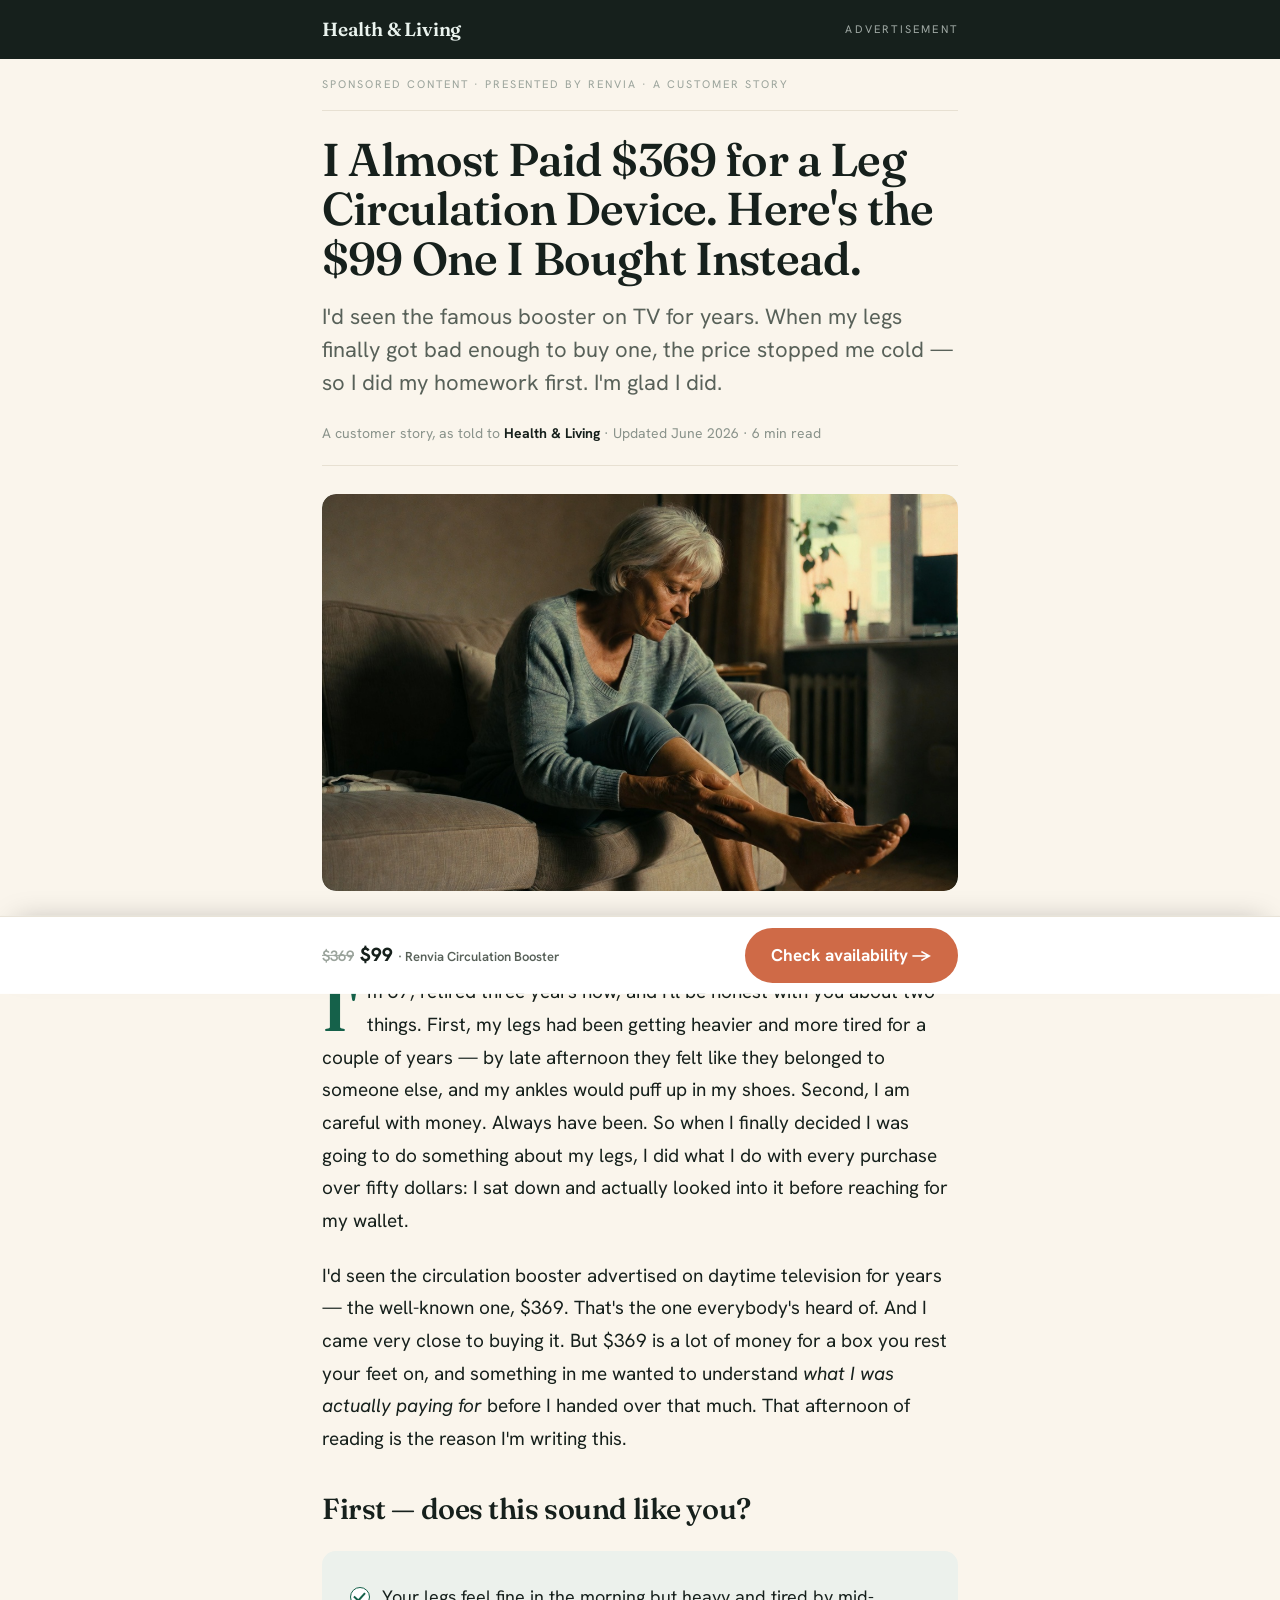
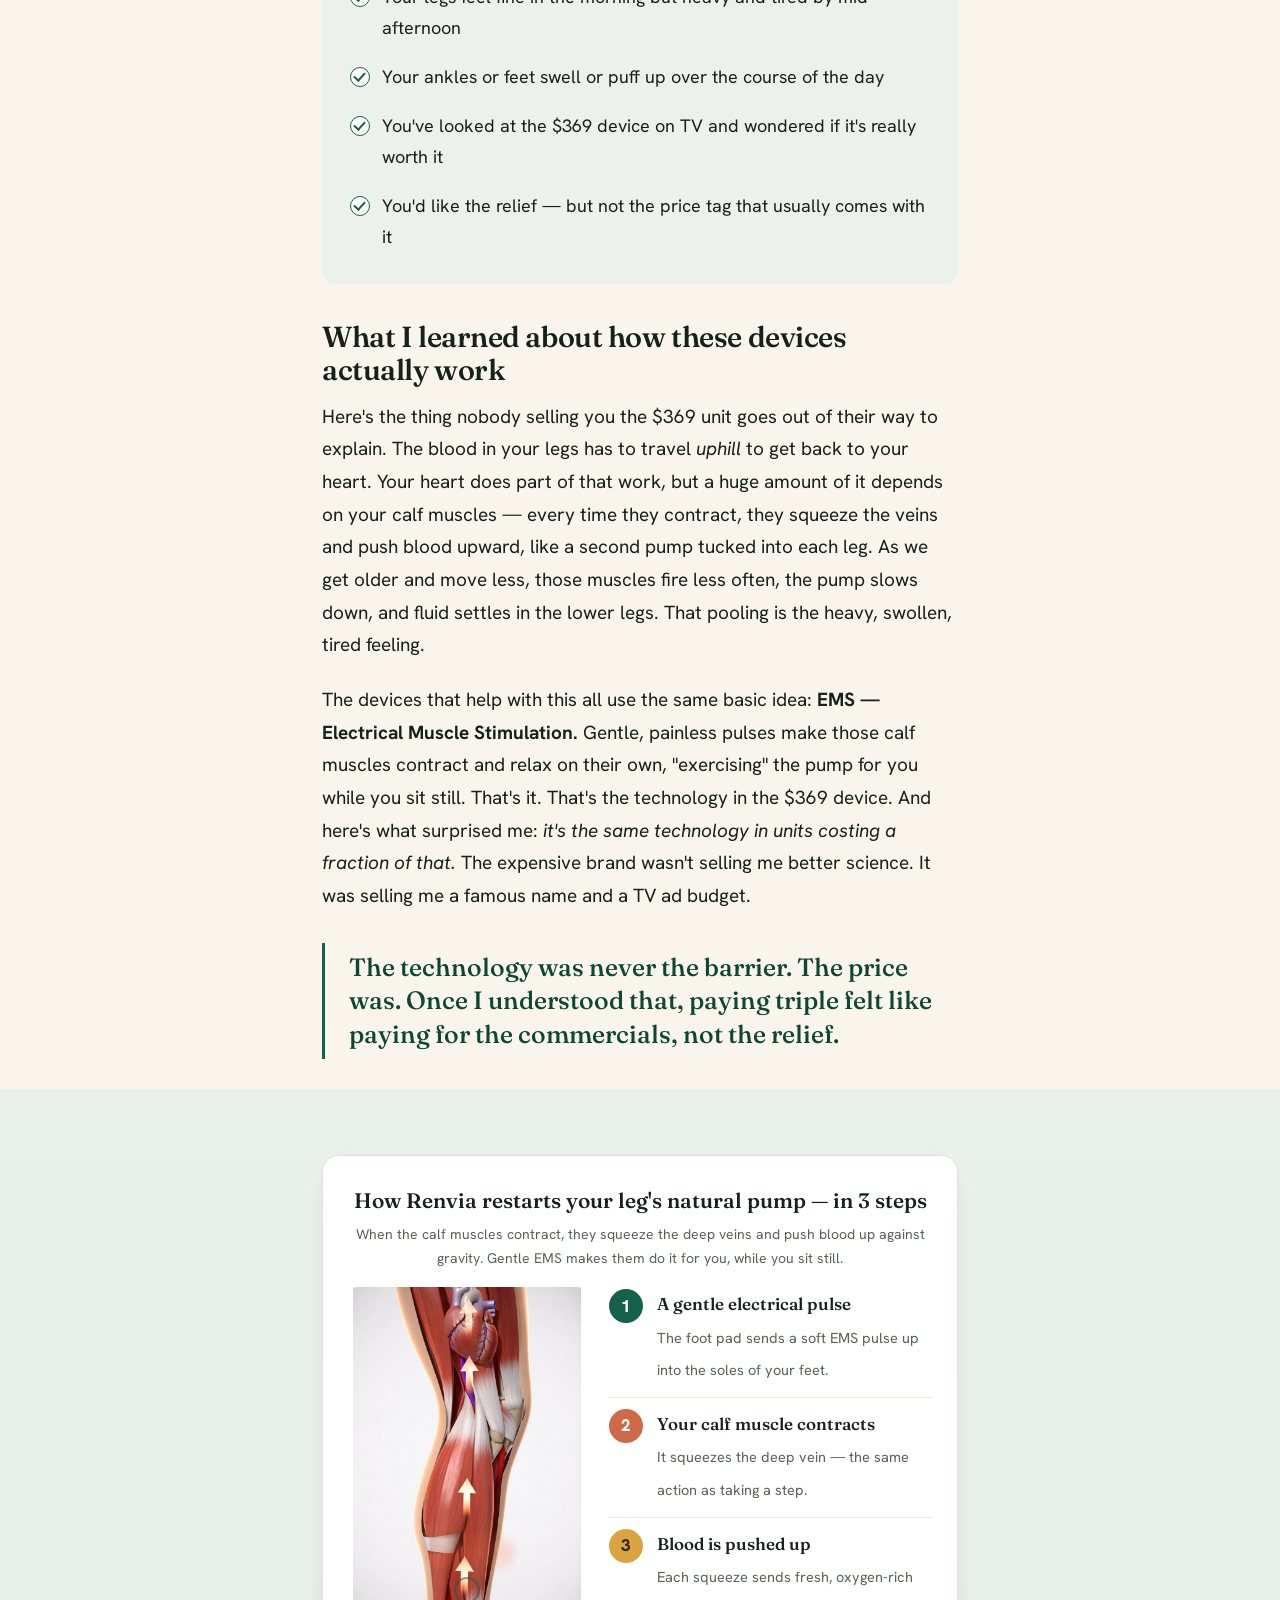
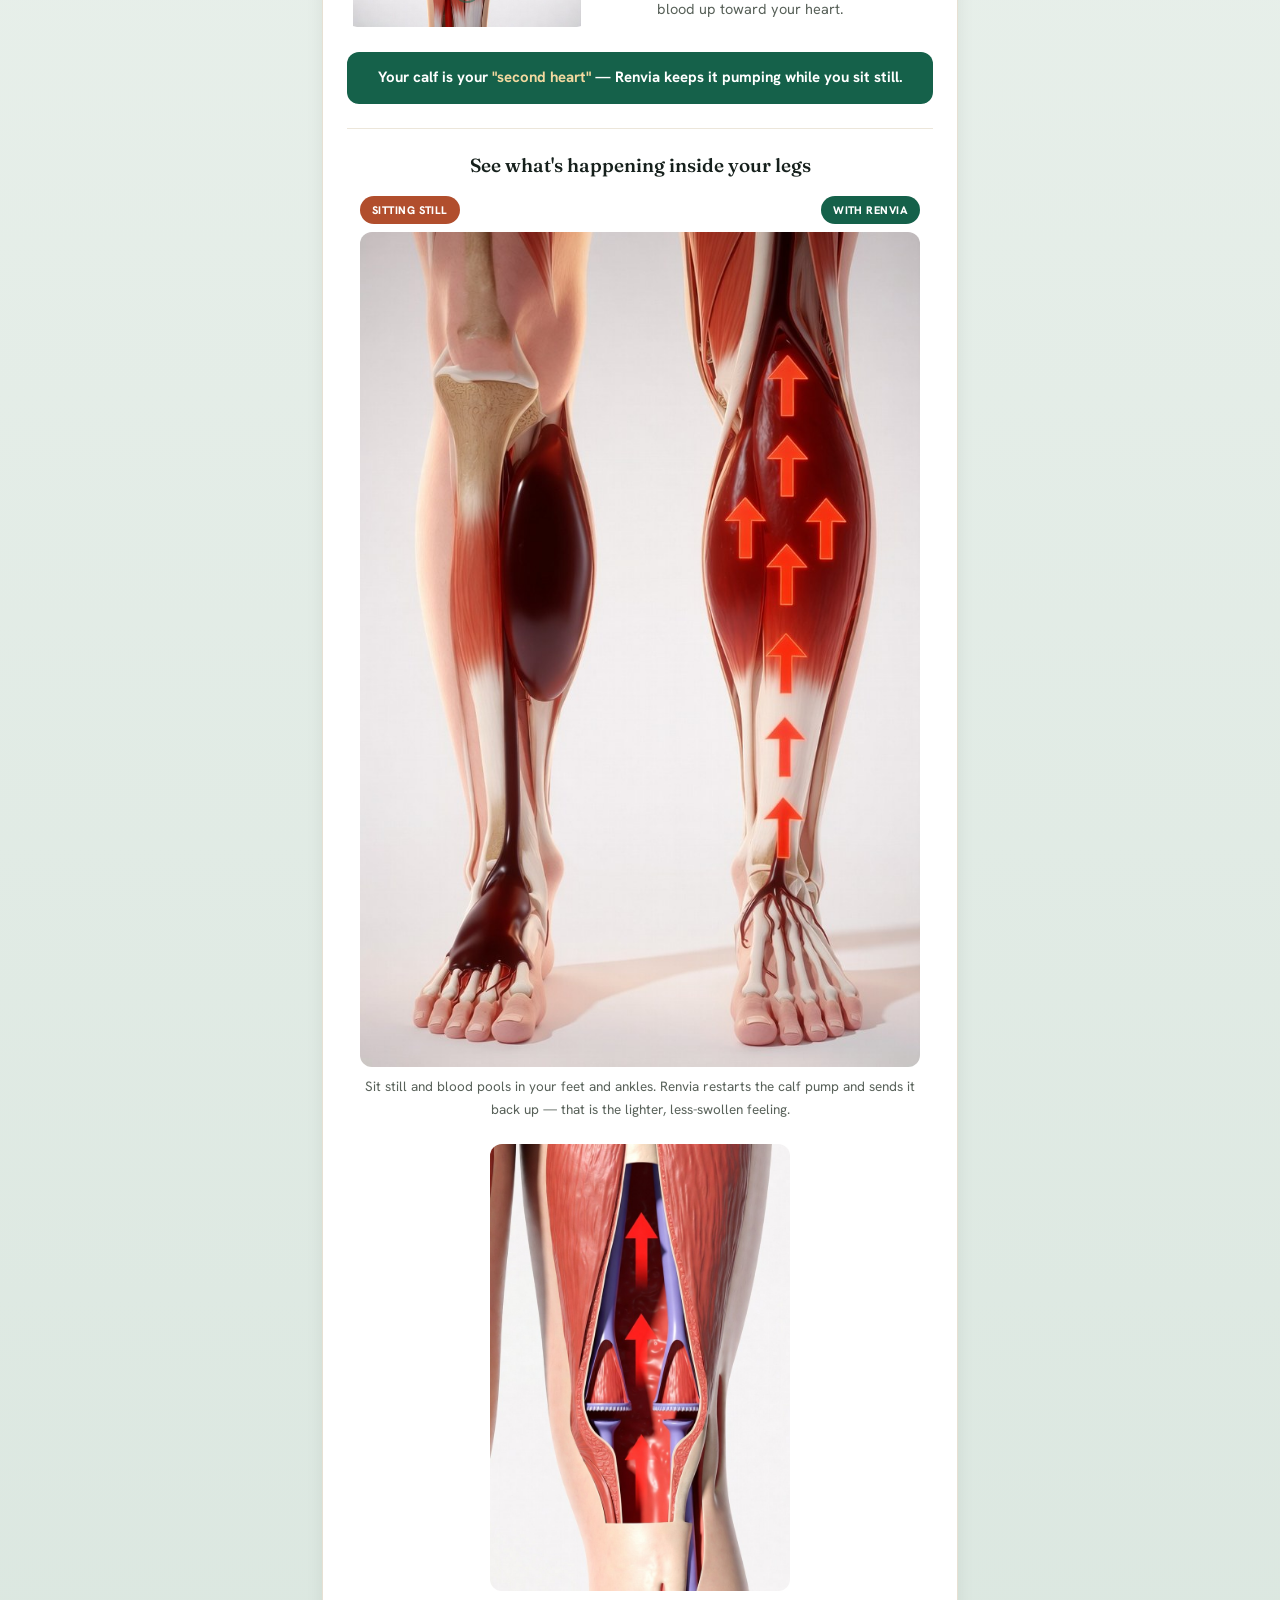
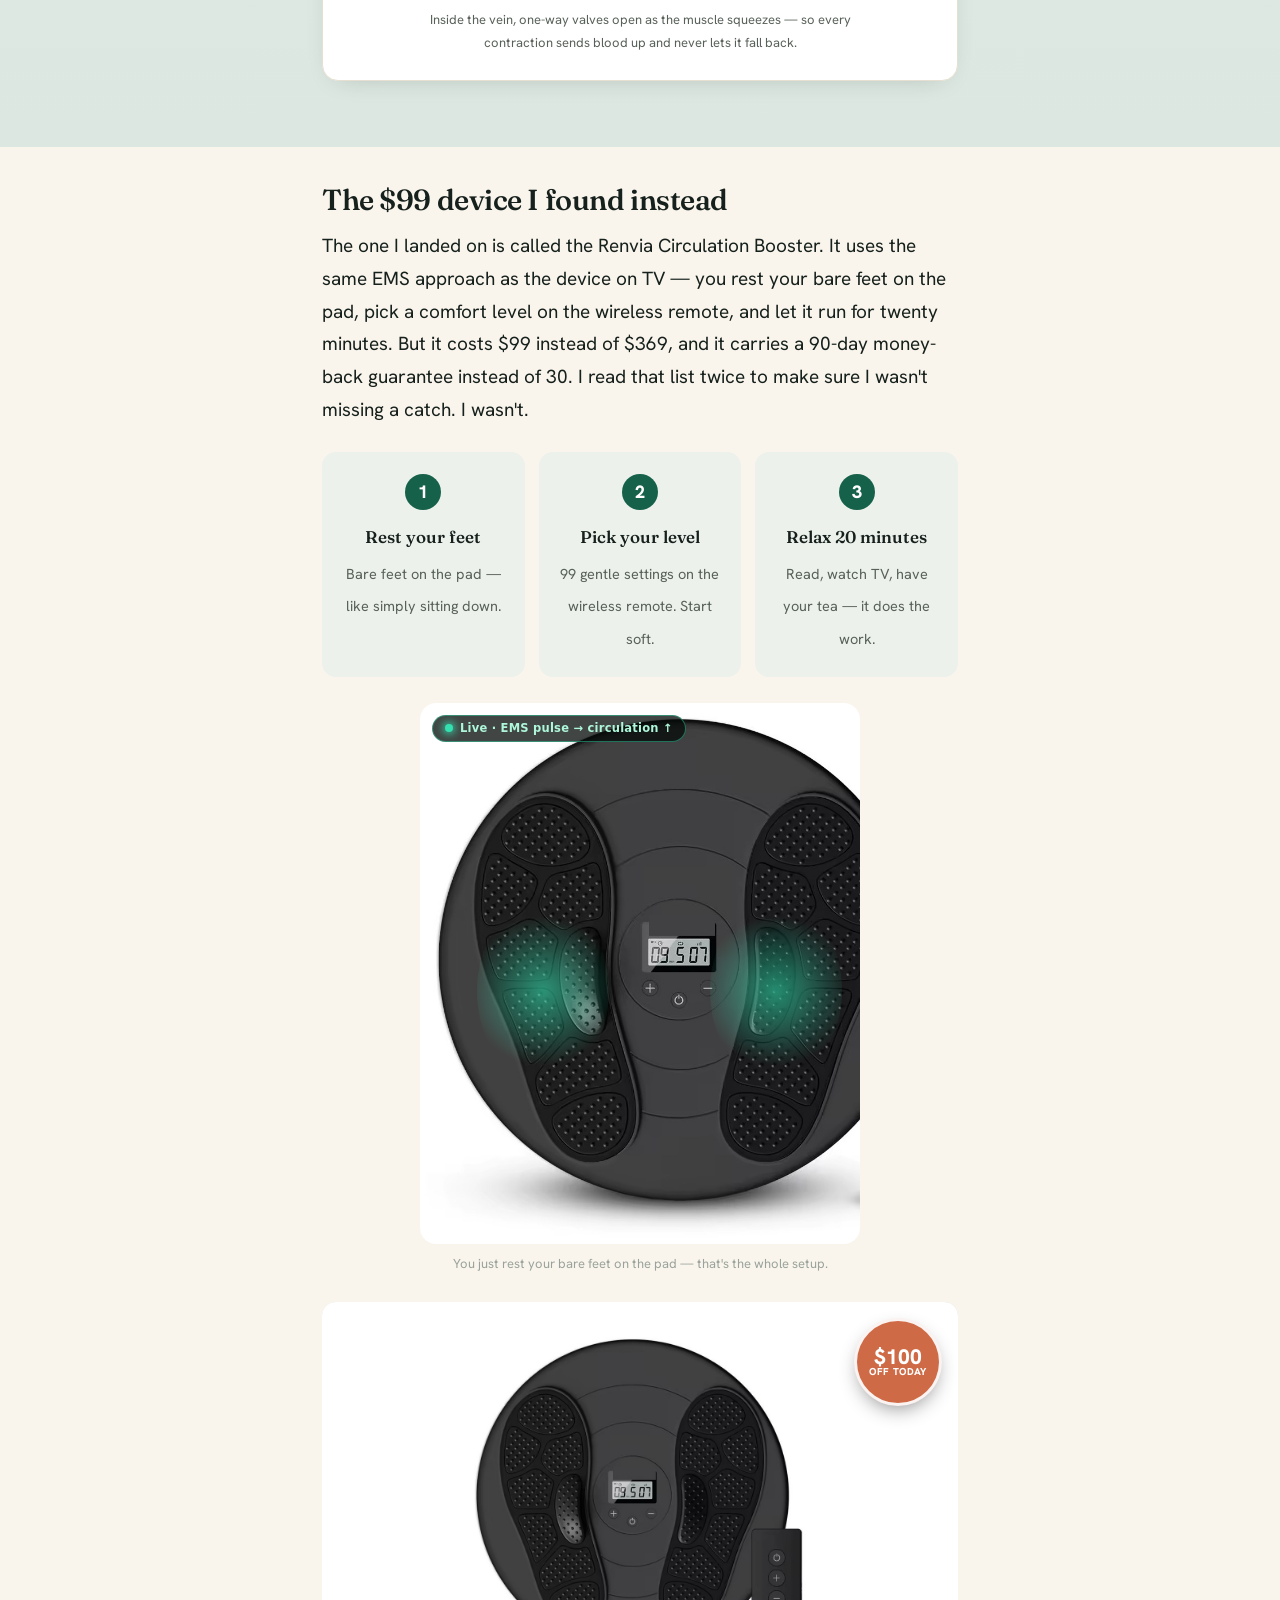
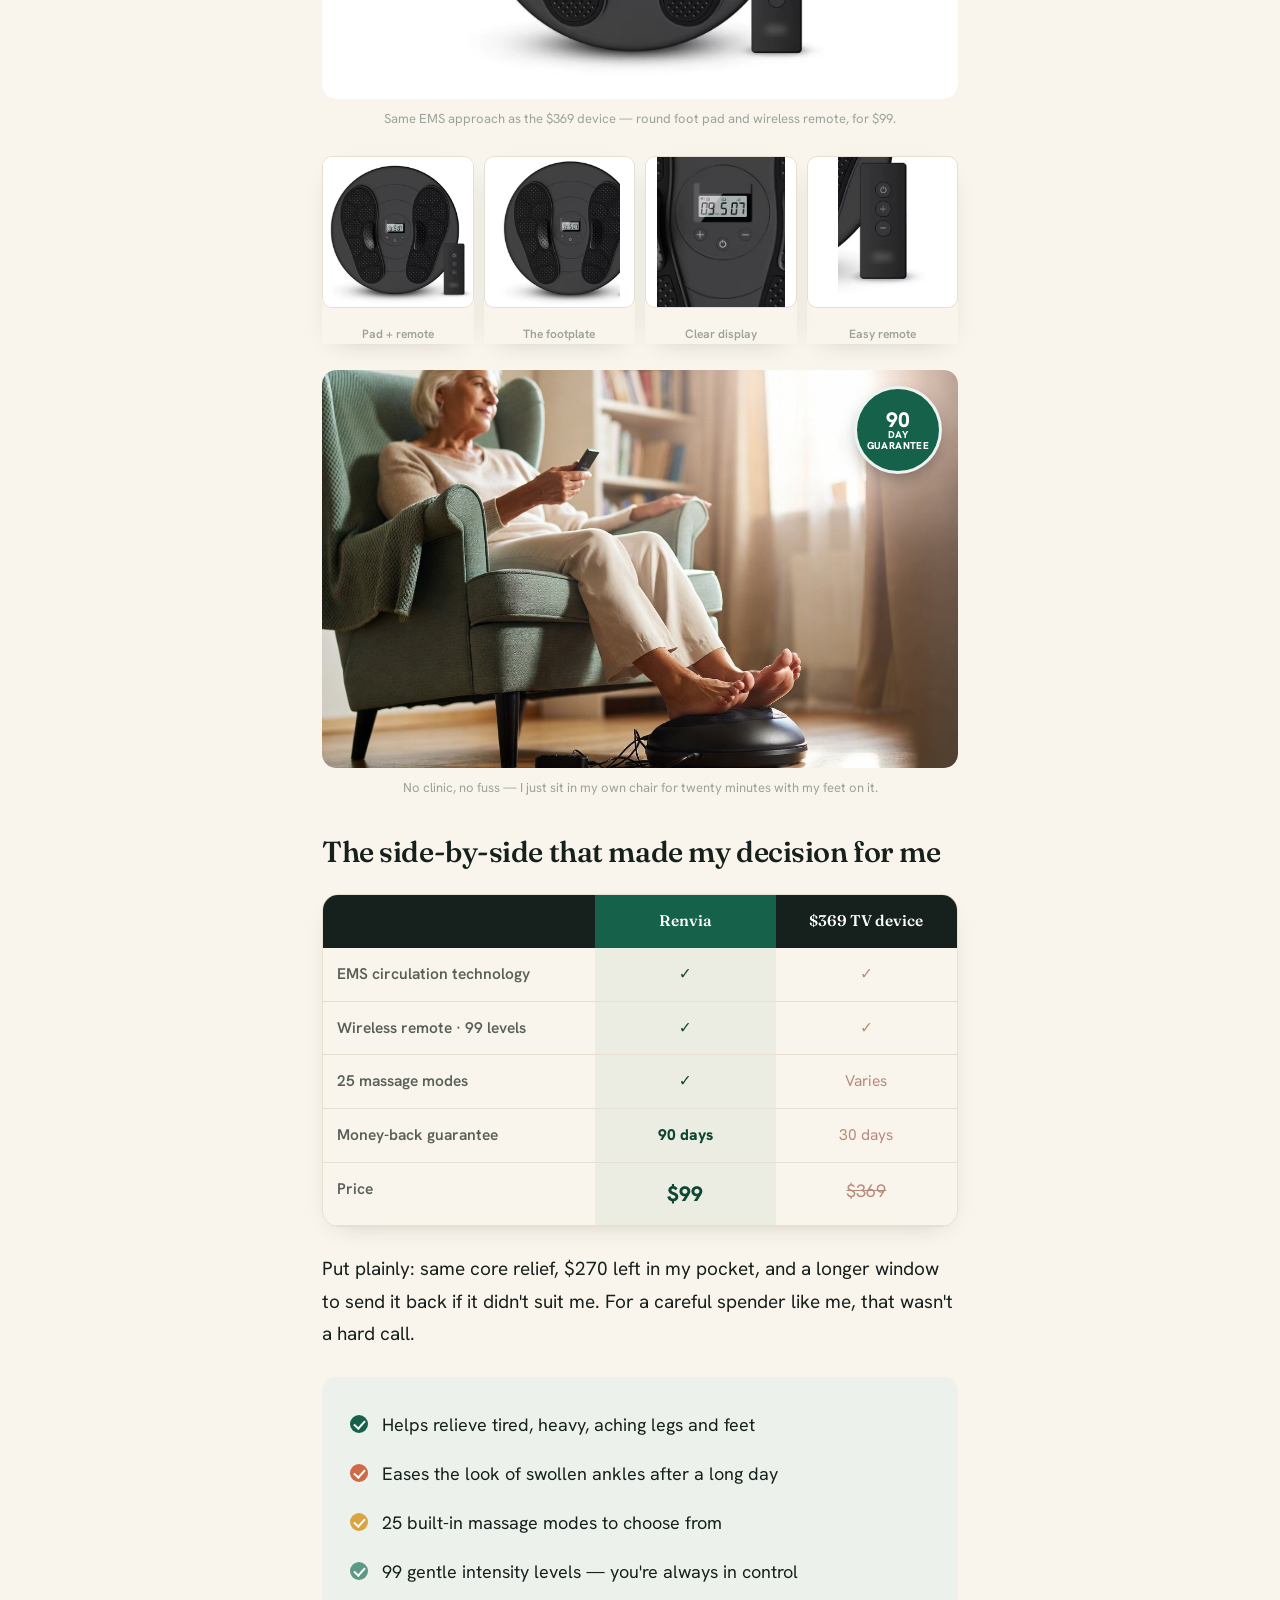
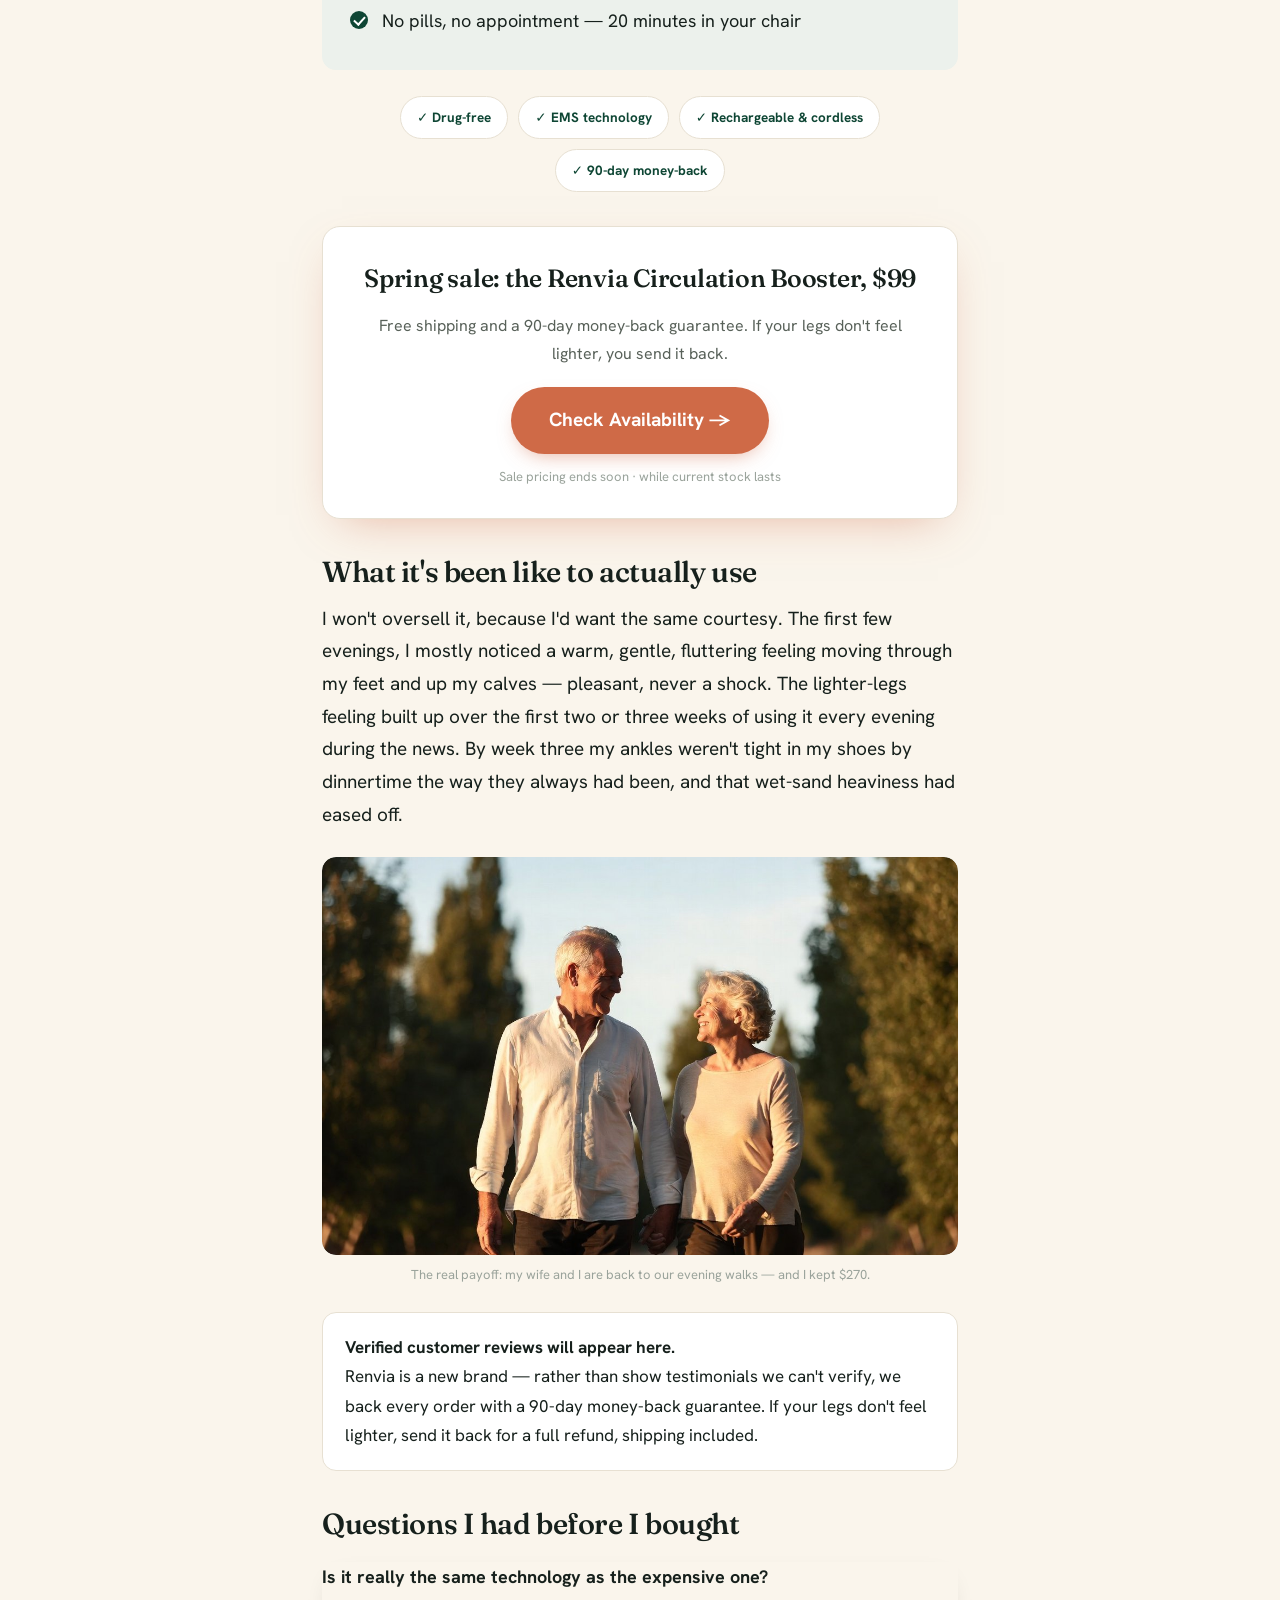
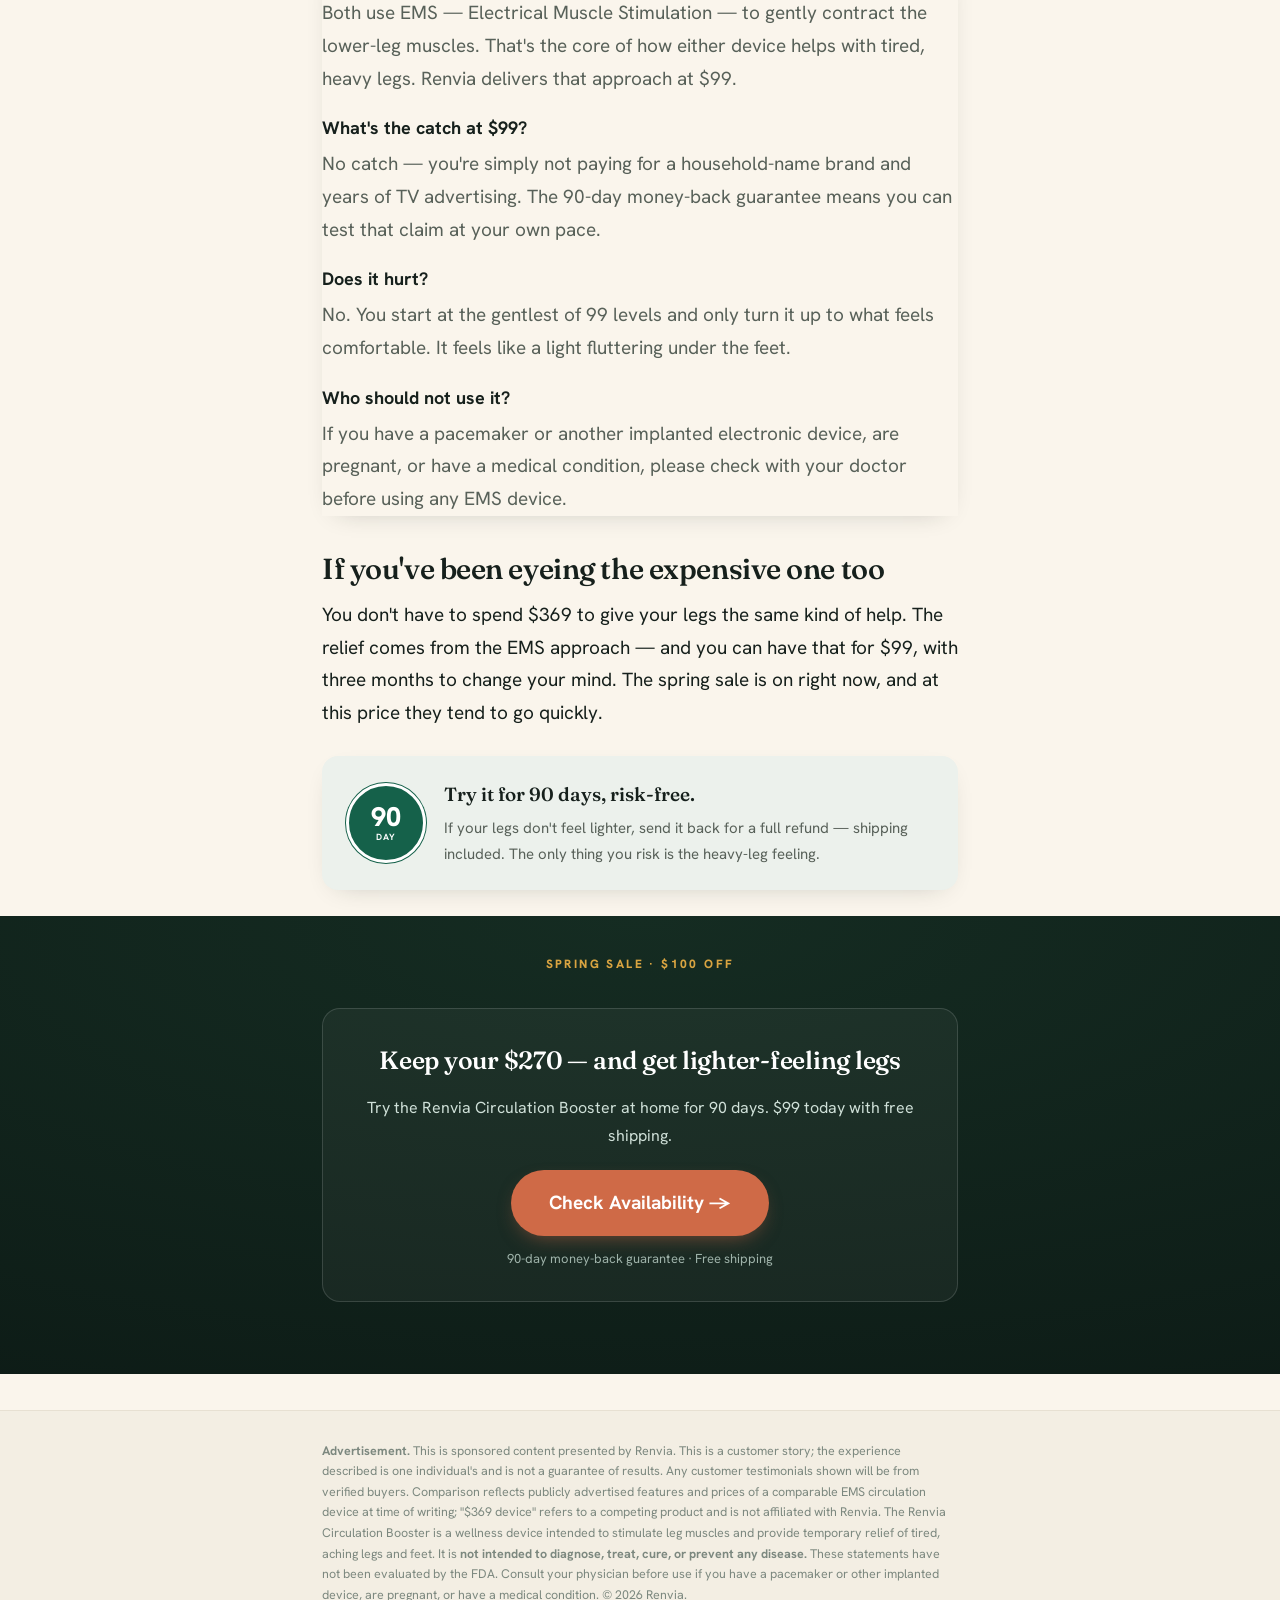
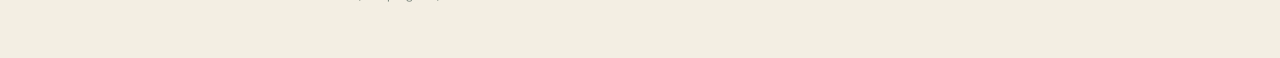
<file: advertorial-2-vs369.html>
<!DOCTYPE html>
<html lang="en">
<head>
<meta charset="utf-8">
<meta name="viewport" content="width=device-width,initial-scale=1">
<title>I Almost Paid $369 for a Leg Circulation Device — Here's the $99 One I Bought Instead</title>
<meta name="description" content="A retiree nearly bought the $369 circulation booster from TV. Then he found a $99 device using the same EMS approach — with a longer guarantee.">
<link rel="preconnect" href="https://fonts.googleapis.com">
<link rel="preconnect" href="https://fonts.gstatic.com" crossorigin>
<link href="https://fonts.googleapis.com/css2?family=Fraunces:opsz,wght@9..144,400..600&family=Hanken+Grotesk:wght@400;500;600;700;800&display=swap" rel="stylesheet">
<link rel="icon" type="image/svg+xml" href="favicon.svg">
<meta property="og:type" content="article">
<meta property="og:title" content="I Almost Paid $369 for a Leg Circulation Device. Here's the $99 One I Bought Instead.">
<meta property="og:description" content="Same EMS approach as the famous $369 TV device, with a longer guarantee — for $99.">
<meta property="og:image" content="assets/adv-open.jpg">
<meta name="twitter:card" content="summary_large_image">
<!-- ANALYTICS-PLACEHOLDER: drop real IDs before launch (GA4 + Taboola/Outbrain/Meta). Commented out until IDs added.
<script async src="https://www.googletagmanager.com/gtag/js?id=G-XXXXXXX"></script>
<script>window.dataLayer=window.dataLayer||[];function gtag(){dataLayer.push(arguments);}gtag('js',new Date());gtag('config','G-XXXXXXX');</script>
-->
<style>
  :root{--bone:#FBF8F2;--ink:#16201C;--soft:#586159;--line:#E7E0D2;--teal:#15614A;--teal-d:#0E4634;--mint:#ECF1EC;--coral:#CF6A47;--coral-d:#B14E2D;--gold:#D9A441;
    --sans:"Hanken Grotesk",system-ui,-apple-system,Helvetica,Arial,sans-serif;--serif:"Fraunces",Georgia,serif;}
  *{box-sizing:border-box;margin:0;padding:0;}
  body{font-family:var(--sans);color:var(--ink);background:var(--bone);font-size:19px;line-height:1.72;-webkit-font-smoothing:antialiased;}
  .pubbar{background:var(--ink);color:#EAF3EE;}
  .pubbar .in{max-width:680px;margin:0 auto;padding:13px 22px;display:flex;justify-content:space-between;align-items:center;font-size:13px;}
  .pubbar .logo{font-family:var(--serif);font-weight:600;font-size:19px;letter-spacing:-.01em;}
  .pubbar .adv{opacity:.65;text-transform:uppercase;font-size:11px;letter-spacing:.2em;}
  .wrap{max-width:680px;margin:0 auto;padding:0 22px;}
  .adlabel{font-size:11px;letter-spacing:.18em;text-transform:uppercase;color:#9aa39b;border-bottom:1px solid var(--line);padding:16px 0;}
  h1{font-family:var(--serif);font-optical-sizing:auto;font-weight:560;font-size:clamp(30px,5.4vw,46px);line-height:1.08;letter-spacing:-.018em;margin:24px 0 16px;}
  .dek{font-size:22px;color:var(--soft);line-height:1.5;margin-bottom:22px;}
  .byline{font-size:14px;color:#8a938b;border-bottom:1px solid var(--line);padding-bottom:20px;margin-bottom:28px;}
  .byline b{color:var(--ink);font-weight:700;}
  p{margin:0 0 22px;}
  em{font-style:italic;}
  .figure{margin:26px 0;}
  .ph{position:relative;background:linear-gradient(150deg,var(--mint),#DCE7E0);border-radius:14px;aspect-ratio:16/10;display:flex;align-items:center;justify-content:center;text-align:center;color:var(--teal-d);font-weight:700;overflow:hidden;}
  .ph img{position:absolute;inset:0;width:100%;height:100%;object-fit:cover;border-radius:14px;}
  .ph:has(img)>div{display:none;}
  .cap{font-size:13px;color:#9aa39b;margin-top:9px;text-align:center;}
  h2{font-family:var(--serif);font-weight:560;font-size:29px;letter-spacing:-.015em;margin:36px 0 14px;line-height:1.15;}
  .pull{font-family:var(--serif);font-size:25px;line-height:1.34;color:var(--teal-d);border-left:3px solid var(--teal);padding:8px 0 8px 24px;margin:30px 0;font-weight:500;}
  .check{background:var(--mint);border-radius:14px;padding:22px 28px;margin:26px 0;}
  .check li{list-style:none;padding:9px 0 9px 32px;position:relative;font-size:18px;}
  .check li:before{content:"";position:absolute;left:0;top:14px;width:18px;height:18px;border-radius:99px;background:#fff;border:1.5px solid var(--teal);}
  .check li:after{content:"";position:absolute;left:6px;top:17px;width:5px;height:9px;border:solid var(--teal);border-width:0 2px 2px 0;transform:rotate(42deg);}
  .cta-box{background:#fff;border:1px solid var(--line);border-radius:18px;padding:30px;margin:34px 0;text-align:center;}
  .cta-box h3{font-family:var(--serif);font-weight:560;font-size:25px;margin-bottom:12px;letter-spacing:-.01em;}
  .cta-box p{font-size:16px;color:var(--soft);margin-bottom:20px;}
  .btn{display:inline-block;background:var(--coral);color:#fff;font-family:var(--sans);font-weight:700;font-size:19px;padding:17px 38px;border-radius:999px;text-decoration:none;}
  .btn:hover{background:var(--coral-d);}
  .ctasub{font-size:13px;color:#9aa39b;margin-top:12px;}
  .benefits{background:var(--mint);border-radius:14px;padding:24px 28px;margin:26px 0;}
  .benefits li{list-style:none;padding:9px 0 9px 32px;position:relative;font-size:18px;}
  .benefits li:before{content:"";position:absolute;left:0;top:14px;width:18px;height:18px;border-radius:99px;background:#fff;border:1.5px solid var(--teal);}
  .benefits li:after{content:"";position:absolute;left:6px;top:17px;width:5px;height:9px;border:solid var(--teal);border-width:0 2px 2px 0;transform:rotate(42deg);}
  .review{background:#fff;border:1px solid var(--line);border-radius:14px;padding:20px 22px;margin:16px 0;font-size:17px;}
  .review .s{color:var(--gold);letter-spacing:1px;}
  .review .w{color:#8a938b;font-size:13px;margin-top:8px;font-weight:600;}
  .faq{margin:22px 0;}
  .faq .q{font-weight:700;font-size:18px;margin:18px 0 4px;color:var(--ink);}
  .faq .ans{color:var(--soft);}
  /* comparison table */
  .vs{width:100%;border-collapse:collapse;margin:26px 0;background:#fff;border:1px solid var(--line);border-radius:14px;overflow:hidden;font-size:17px;}
  .vs th,.vs td{padding:14px 16px;text-align:left;border-bottom:1px solid var(--line);}
  .vs thead th{background:var(--mint);font-family:var(--serif);font-weight:560;font-size:18px;}
  .vs thead th:nth-child(2){color:var(--teal-d);}
  .vs td:first-child{color:var(--soft);font-weight:600;}
  .vs .yes{color:var(--teal);font-weight:800;}
  .vs .no{color:#b9897c;}
  .vs tr:last-child td{border-bottom:none;}
  .foot{background:#F3EEE3;color:#7C887F;font-size:12.5px;line-height:1.65;padding:30px 0;margin-top:36px;border-top:1px solid var(--line);}
  /* === rich visual components (2026-06-02) === */
  .diagram{background:#fff;border:1px solid var(--line);border-radius:16px;padding:26px 24px;margin:28px 0;}
  .diagram h4{font-family:var(--serif);font-weight:560;font-size:21px;text-align:center;margin-bottom:4px;}
  .diagram .sub{text-align:center;color:var(--soft);font-size:14px;margin-bottom:8px;}
  .diagram svg{width:100%;height:auto;display:block;}
  .steps3{display:grid;grid-template-columns:repeat(3,1fr);gap:14px;margin:26px 0;}
  .steps3 .s{background:var(--mint);border-radius:14px;padding:22px 16px;text-align:center;}
  .steps3 .num{width:36px;height:36px;border-radius:99px;background:var(--teal);color:#fff;font-weight:800;display:flex;align-items:center;justify-content:center;margin:0 auto 12px;font-size:18px;}
  .steps3 .s b{font-family:var(--serif);font-weight:560;font-size:17px;display:block;margin-bottom:5px;}
  .steps3 .s span{font-size:14.5px;color:var(--soft);line-height:1.5;}
  .gallery2{display:grid;grid-template-columns:repeat(4,1fr);gap:10px;margin:16px 0 6px;}
  .gallery2 figure{margin:0;}
  .gallery2 img{width:100%;aspect-ratio:1;object-fit:contain;border-radius:10px;border:1px solid var(--line);background:#fff;}
  .gallery2 figcaption{font-size:12px;color:#9aa39b;text-align:center;margin-top:5px;font-weight:600;}
  .vsg{margin:26px 0;border:1px solid var(--line);border-radius:16px;overflow:hidden;font-size:15.5px;}
  .vsg .row{display:grid;grid-template-columns:1.5fr 1fr 1fr;}
  .vsg .row>div{padding:13px 14px;border-bottom:1px solid var(--line);}
  .vsg .head>div{background:var(--ink);color:#fff;font-family:var(--serif);font-weight:560;border-bottom:none;text-align:center;}
  .vsg .head .uscol{background:var(--teal);}
  .vsg .lab{color:var(--soft);font-weight:600;}
  .vsg .us{background:rgba(21,97,74,.06);font-weight:800;color:var(--teal-d);text-align:center;}
  .vsg .them{text-align:center;color:#b9897c;}
  .vsg .price .us{font-size:21px;}
  .vsg .price .them{font-size:18px;text-decoration:line-through;}
  .badges{display:flex;flex-wrap:wrap;gap:10px;justify-content:center;margin:22px 0;}
  .badges .b{display:flex;align-items:center;gap:7px;background:#fff;border:1px solid var(--line);border-radius:99px;padding:9px 16px;font-size:13.5px;font-weight:700;color:var(--teal-d);}
  .badges .b svg{flex:none;}
  .seal{display:flex;align-items:center;gap:18px;background:var(--mint);border-radius:16px;padding:22px 24px;margin:26px 0;}
  .seal .circ{flex:none;width:80px;height:80px;border-radius:99px;background:var(--teal);color:#fff;display:flex;flex-direction:column;align-items:center;justify-content:center;line-height:1;text-align:center;border:3px solid #fff;box-shadow:0 0 0 1px var(--teal);}
  .seal .circ b{font-size:27px;font-weight:800;}
  .seal .circ span{font-size:9px;letter-spacing:.08em;margin-top:3px;font-weight:700;}
  .seal .txt b{font-family:var(--serif);font-weight:560;font-size:19px;}
  .seal .txt p{font-size:15px;color:var(--soft);margin:5px 0 0;}
  .probwrap{display:grid;grid-template-columns:1fr 1fr;gap:12px;margin:22px 0;}
  .probcard{background:#fff;border:1px solid var(--line);border-left:4px solid var(--coral);border-radius:12px;padding:14px 16px;}
  .probcard b{font-family:var(--serif);font-weight:560;font-size:16.5px;color:var(--ink);}
  .probcard span{display:block;color:var(--soft);font-size:14.5px;margin-top:2px;}
  @media(max-width:560px){.steps3{grid-template-columns:1fr}.gallery2{grid-template-columns:repeat(2,1fr)}.probwrap{grid-template-columns:1fr}.vsg{font-size:14px}.vsg .row{grid-template-columns:1.3fr .85fr .85fr}}
  /* === design-craft pass (gan-design r1): depth, bands, sticky CTA, motion === */
  body{background:#FAF5EC;}
  .diagram,.vsg,.seal,.faq,.gallery2 figure{box-shadow:0 8px 26px -16px rgba(22,32,28,.30);}
  .cta-box{box-shadow:0 16px 44px -20px rgba(207,106,71,.50);}
  .cta-box .btn{box-shadow:0 8px 20px -8px rgba(207,106,71,.55);transition:transform .15s,box-shadow .15s;}
  .cta-box .btn:hover{transform:translateY(-2px);box-shadow:0 13px 28px -8px rgba(207,106,71,.7);}
  .lead-in:first-letter{font-family:var(--serif);font-weight:600;font-size:3.6em;line-height:.78;float:left;margin:.05em .12em 0 0;color:var(--teal);}
  .band{margin-left:calc(50% - 50vw);width:100vw;}
  .band .band-in{max-width:680px;margin:0 auto;padding:38px 22px;}
  .band-ink{background:radial-gradient(120% 120% at 50% 0,#152c22,#0d1b16);}
  .band-ink .cta-box{background:rgba(255,255,255,.045);border-color:rgba(255,255,255,.14);box-shadow:none;}
  .band-ink .cta-box h3{color:#fff;} .band-ink .cta-box p{color:#cfe0d8;}
  .eyb{display:block;text-align:center;font-size:12px;letter-spacing:.2em;text-transform:uppercase;font-weight:800;color:var(--gold);margin-bottom:10px;}
  .tstrip{display:flex;flex-wrap:wrap;gap:9px 20px;justify-content:center;color:var(--soft);font-size:13.5px;font-weight:700;margin:18px 0 6px;padding:14px 0;border-top:1px solid var(--line);border-bottom:1px solid var(--line);}
  .tstrip span{display:flex;align-items:center;gap:7px;} .tstrip span b{color:var(--teal-d);}
  .reveal{opacity:0;transform:translateY(18px);transition:opacity .6s ease,transform .6s ease;}
  .reveal.vis{opacity:1;transform:none;}
  .stickybuy{position:fixed;left:0;right:0;bottom:0;background:#fff;border-top:1px solid var(--line);box-shadow:0 -10px 30px -16px rgba(0,0,0,.28);transform:translateY(120%);transition:transform .32s ease;z-index:60;}
  .stickybuy.show{transform:none;}
  .stickybuy .in{max-width:680px;margin:0 auto;padding:11px 22px;display:flex;align-items:center;justify-content:space-between;gap:14px;}
  .stickybuy .p{font-weight:800;font-size:19px;color:var(--ink);} .stickybuy .p s{color:#9aa39b;font-weight:600;font-size:15px;margin-right:6px;} .stickybuy .p small{color:var(--soft);font-weight:600;font-size:13px;}
  .stickybuy .btn{padding:13px 26px;font-size:17px;white-space:nowrap;}
  @media(max-width:560px){.stickybuy .p small{display:none;}.band .band-in{padding:28px 18px;}}
  /* === Nooro-style polish (gan-design r2): badge stickers, color band, colored icons === */
  .band-mint{background:linear-gradient(180deg,#EAF1EC,#DBE7E0);}
  .imgbadge{position:absolute;z-index:3;width:88px;height:88px;border-radius:99px;display:flex;flex-direction:column;align-items:center;justify-content:center;text-align:center;line-height:1.05;font-weight:800;color:#fff;box-shadow:0 8px 20px -6px rgba(0,0,0,.45);border:3px solid rgba(255,255,255,.92);font-size:10px;letter-spacing:.04em;padding:6px;text-transform:uppercase;}
  .imgbadge b{font-size:21px;font-weight:800;display:block;letter-spacing:0;line-height:1;}
  .imgbadge.teal{background:var(--teal);} .imgbadge.coral{background:var(--coral);} .imgbadge.gold{background:var(--gold);color:#3a2a08;}
  .imgbadge.tr{top:16px;right:16px;} .imgbadge.tl{top:16px;left:16px;} .imgbadge.bl{bottom:16px;left:16px;}
  .ph:has(img)>.imgbadge{display:flex;}
  .benefits li:before{border:none;}
  .benefits li:after{border-color:#fff;}
  .benefits li:nth-child(5n+1):before{background:var(--teal);}
  .benefits li:nth-child(5n+2):before{background:var(--coral);}
  .benefits li:nth-child(5n+3):before{background:var(--gold);}
  .benefits li:nth-child(5n+4):before{background:#5C9A85;}
  .benefits li:nth-child(5n+5):before{background:var(--teal-d);}
  /* === explanatory mechanism infographic (2026-06-05) === */
  .explgrid{display:grid;grid-template-columns:.85fr 1.15fr;gap:22px;align-items:center;margin-top:6px;}
  .explgrid .legimg{width:100%;max-height:340px;object-fit:contain;display:block;margin:0 auto;}
  .esteps{display:flex;flex-direction:column;}
  .estep{display:flex;gap:14px;align-items:flex-start;padding:11px 0;}
  .estep+.estep{border-top:1px solid #ECE6DA;}
  .estep .en{flex:none;width:34px;height:34px;border-radius:99px;color:#fff;font-weight:800;display:flex;align-items:center;justify-content:center;font-size:17px;}
  .estep:nth-child(1) .en{background:#15614A;} .estep:nth-child(2) .en{background:#CF6A47;} .estep:nth-child(3) .en{background:#D9A441;color:#3a2a08;}
  .estep b{font-family:Fraunces,Georgia,serif;font-weight:560;font-size:17px;display:block;margin-bottom:2px;}
  .estep span{font-size:14.5px;color:#586159;line-height:1.5;}
  .explbanner{margin-top:16px;background:#15614A;color:#fff;border-radius:12px;padding:13px 18px;text-align:center;font-weight:700;font-size:15px;}
  .explbanner b{color:#F4D9A0;}
  @media(max-width:560px){.explgrid{grid-template-columns:1fr;gap:10px;}.explgrid .legimg{max-height:300px;}}
  /* === mechanism animation (2026-06-05) === */
  .legwrap{position:relative;display:inline-block;line-height:0;}
  .legwrap .legimg{position:relative;z-index:1;}
  .legwrap .flow{position:absolute;left:50%;bottom:16%;width:11px;height:11px;margin-left:-5px;border-radius:99px;background:radial-gradient(circle at 40% 35%,#ff8a63,#c8401c);box-shadow:0 0 10px 2px rgba(255,90,50,.65);z-index:2;opacity:0;animation:flowup 2.6s ease-in infinite;}
  .legwrap .flow:nth-of-type(3){animation-delay:.9s;left:47%;}
  .legwrap .flow:nth-of-type(4){animation-delay:1.8s;left:53%;}
  @keyframes flowup{0%{opacity:0;transform:translateY(0) scale(.5);}12%{opacity:.95;}80%{opacity:.85;}100%{opacity:0;transform:translateY(-250px) scale(1);}}
  .legwrap .ems{position:absolute;left:50%;bottom:7%;width:26px;height:26px;margin-left:-13px;border-radius:99px;border:2px solid rgba(21,97,74,.55);z-index:2;animation:emspulse 2.6s ease-out infinite;}
  @keyframes emspulse{0%{transform:scale(.35);opacity:.85;}70%{opacity:0;}100%{transform:scale(2.4);opacity:0;}}
  @media(prefers-reduced-motion:reduce){.legwrap .flow,.legwrap .ems{display:none;}}
  /* === extra motion (2026-06-05) === */
  @keyframes badgefloat{0%,100%{transform:translateY(0) rotate(-2deg);}50%{transform:translateY(-6px) rotate(2deg);}}
  .imgbadge{animation:badgefloat 3.4s ease-in-out infinite;}
  @keyframes ctaglow{0%,100%{box-shadow:0 10px 26px -10px rgba(207,106,71,.5);}50%{box-shadow:0 16px 36px -8px rgba(207,106,71,.9);}}
  .cta-box .btn{animation:ctaglow 2.4s ease-in-out infinite;}
  @keyframes numpop{0%,100%{transform:scale(1);}50%{transform:scale(1.13);}}
  .estep .en{animation:numpop 2.6s ease-in-out infinite;}
  .estep:nth-child(2) .en{animation-delay:.45s;} .estep:nth-child(3) .en{animation-delay:.9s;}
  .bawrap{position:relative;display:block;line-height:0;}
  .bawrap .bflow{position:absolute;left:72%;bottom:14%;width:10px;height:10px;margin-left:-5px;border-radius:99px;background:radial-gradient(circle at 40% 35%,#ff8a63,#c8401c);box-shadow:0 0 9px 2px rgba(255,90,50,.6);z-index:2;opacity:0;animation:flowup 2.4s ease-in infinite;}
  .bawrap .bflow:nth-of-type(3){animation-delay:1.2s;left:75%;}
  @media(prefers-reduced-motion:reduce){.imgbadge,.cta-box .btn,.estep .en,.bawrap .bflow{animation:none!important;}}
</style>
<style>
/* === product simulation overlay + richer mechanism (2026-06-08) === */
.simwrap{position:relative;display:block;width:100%;max-width:440px;margin:0 auto;line-height:0;border-radius:16px;overflow:hidden;background:#fff;}
.simwrap>img{width:100%;display:block;}
.simwrap .sim-glow{position:absolute;width:30%;height:34%;margin:-17% 0 0 -15%;border-radius:50%;background:radial-gradient(circle,rgba(52,224,176,.6),rgba(52,224,176,0) 66%);animation:simglow 1.6s ease-in-out infinite;pointer-events:none;}
.simwrap .sim-glow.l{left:28%;top:50%;} .simwrap .sim-glow.r{left:81%;top:50%;animation-delay:.5s;}
@keyframes simglow{0%,100%{opacity:.14;transform:scale(.8);}50%{opacity:.68;transform:scale(1.06);}}
.simwrap .sim-ring{position:absolute;width:18px;height:18px;margin:-9px 0 0 -9px;border-radius:50%;border:2px solid rgba(90,240,200,.9);opacity:0;animation:simring 2.4s ease-out infinite;pointer-events:none;}
.simwrap .sim-ring.l{left:28%;top:50%;} .simwrap .sim-ring.r{left:81%;top:50%;}
.simwrap .sim-ring.d{animation-delay:1.2s;}
@keyframes simring{0%{opacity:.85;transform:scale(.35);}60%{opacity:.3;}100%{opacity:0;transform:scale(6);}}
.simwrap .sim-p{position:absolute;width:7px;height:7px;margin:-3px 0 0 -3px;border-radius:50%;background:radial-gradient(circle at 40% 35%,#aef7da,#27c88c);box-shadow:0 0 9px 2px rgba(52,224,176,.7);opacity:0;animation:simrise 2.8s ease-in infinite;pointer-events:none;}
@keyframes simrise{0%{opacity:0;transform:translateY(16px) scale(.5);}14%{opacity:1;}82%{opacity:.85;}100%{opacity:0;transform:translateY(-120px) scale(1);}}
.simwrap .sim-badge{position:absolute;left:12px;top:12px;display:flex;align-items:center;gap:7px;background:rgba(6,12,10,.76);color:#aef7da;font:600 11.5px/1 system-ui,-apple-system,sans-serif;letter-spacing:.02em;padding:7px 12px;border-radius:999px;border:1px solid rgba(52,224,176,.45);}
.simwrap .sim-dot{width:8px;height:8px;border-radius:50%;background:#34e0b0;box-shadow:0 0 8px 2px rgba(52,224,176,.9);animation:simblink 1.2s ease-in-out infinite;}
@keyframes simblink{0%,100%{opacity:1;}50%{opacity:.25;}}
.sim-cap{text-align:center;color:#7a847c;font-size:13.5px;line-height:1.45;}
/* richer mechanism leg */
.legwrap{overflow:hidden;border-radius:10px;}
.legwrap .flow{width:13px;height:13px;margin-left:-6px;box-shadow:0 0 14px 3px rgba(255,90,50,.72);}
.legwrap .flow:nth-of-type(2){left:52%;}
.legwrap::after{content:"";position:absolute;left:34%;right:30%;bottom:14%;height:16%;background:linear-gradient(180deg,rgba(255,120,70,0),rgba(255,120,70,.22),rgba(255,120,70,0));border-radius:50%;filter:blur(3px);animation:legwave 2.6s ease-in infinite;z-index:2;pointer-events:none;}
@keyframes legwave{0%{opacity:0;transform:translateY(0);}18%{opacity:.85;}100%{opacity:0;transform:translateY(-210px);}}
@media(prefers-reduced-motion:reduce){.simwrap .sim-glow,.simwrap .sim-ring,.simwrap .sim-p,.simwrap .sim-dot,.legwrap::after{animation:none;}.simwrap .sim-glow{opacity:.5;}}
</style>
</head>
<body>

<div class="pubbar"><div class="in"><span class="logo">Health &amp; Living</span><span class="adv">Advertisement</span></div></div>

<div class="wrap">
  <div class="adlabel">Sponsored content · Presented by Renvia · A customer story</div>

  <h1>I Almost Paid $369 for a Leg Circulation Device. Here's the $99 One I Bought Instead.</h1>
  <p class="dek">I'd seen the famous booster on TV for years. When my legs finally got bad enough to buy one, the price stopped me cold — so I did my homework first. I'm glad I did.</p>
  <div class="byline">A customer story, as told to <b>Health &amp; Living</b> · Updated June 2026 · 6 min read</div>

  <div class="figure"><div class="ph"><img src="assets/adv-open.jpg" alt="An older man resting his tired legs at home in the evening"><div>OPENING IMAGE</div></div></div>

  <div class="tstrip">
    <span>✓ <b>Drug-free</b></span><span>✓ <b>20 min</b> a day</span><span>✓ <b>90-day</b> money-back</span><span>✓ Free shipping</span><span>✓ Made for <b>50+</b></span>
  </div>

  <p class="lead-in">I'm 67, retired three years now, and I'll be honest with you about two things. First, my legs had been getting heavier and more tired for a couple of years — by late afternoon they felt like they belonged to someone else, and my ankles would puff up in my shoes. Second, I am careful with money. Always have been. So when I finally decided I was going to do something about my legs, I did what I do with every purchase over fifty dollars: I sat down and actually looked into it before reaching for my wallet.</p>

  <p>I'd seen the circulation booster advertised on daytime television for years — the well-known one, $369. That's the one everybody's heard of. And I came very close to buying it. But $369 is a lot of money for a box you rest your feet on, and something in me wanted to understand <em>what I was actually paying for</em> before I handed over that much. That afternoon of reading is the reason I'm writing this.</p>

  <h2>First — does this sound like you?</h2>
  <div class="check"><ul>
    <li>Your legs feel fine in the morning but heavy and tired by mid-afternoon</li>
    <li>Your ankles or feet swell or puff up over the course of the day</li>
    <li>You've looked at the $369 device on TV and wondered if it's really worth it</li>
    <li>You'd like the relief — but not the price tag that usually comes with it</li>
  </ul></div>

  <h2>What I learned about how these devices actually work</h2>
  <p>Here's the thing nobody selling you the $369 unit goes out of their way to explain. The blood in your legs has to travel <em>uphill</em> to get back to your heart. Your heart does part of that work, but a huge amount of it depends on your calf muscles — every time they contract, they squeeze the veins and push blood upward, like a second pump tucked into each leg. As we get older and move less, those muscles fire less often, the pump slows down, and fluid settles in the lower legs. That pooling is the heavy, swollen, tired feeling.</p>
  <p>The devices that help with this all use the same basic idea: <strong>EMS — Electrical Muscle Stimulation.</strong> Gentle, painless pulses make those calf muscles contract and relax on their own, "exercising" the pump for you while you sit still. That's it. That's the technology in the $369 device. And here's what surprised me: <em>it's the same technology in units costing a fraction of that.</em> The expensive brand wasn't selling me better science. It was selling me a famous name and a TV ad budget.</p>
  <p class="pull">The technology was never the barrier. The price was. Once I understood that, paying triple felt like paying for the commercials, not the relief.</p>

  <div class="band band-mint"><div class="band-in">
  <div class="diagram">
    <h4>How Renvia restarts your leg's natural pump — in 3 steps</h4>
    <div class="sub">When the calf muscles contract, they squeeze the deep veins and push blood up against gravity. Gentle EMS makes them do it for you, while you sit still.</div>
    <div class="explgrid">
      <span class="legwrap"><img class="legimg" src="assets/calf-pump.jpg" alt="Anatomical illustration of the calf muscle pump moving blood up the leg toward the heart"><span class="ems"></span><span class="flow"></span><span class="flow"></span><span class="flow"></span></span>
      <div class="esteps">
        <div class="estep"><div class="en">1</div><div><b>A gentle electrical pulse</b><span>The foot pad sends a soft EMS pulse up into the soles of your feet.</span></div></div>
        <div class="estep"><div class="en">2</div><div><b>Your calf muscle contracts</b><span>It squeezes the deep vein — the same action as taking a step.</span></div></div>
        <div class="estep"><div class="en">3</div><div><b>Blood is pushed up</b><span>Each squeeze sends fresh, oxygen-rich blood up toward your heart.</span></div></div>
      </div>
    </div>
    <div class="explbanner">Your calf is your <b>&quot;second heart&quot;</b> — Renvia keeps it pumping while you sit still.</div>
    <div style="margin-top:24px;border-top:1px solid #ECE6DA;padding-top:20px">
      <div style="font-family:Fraunces,Georgia,serif;font-weight:560;font-size:19px;text-align:center;margin-bottom:14px;color:#16201C">See what's happening inside your legs</div>
      <div style="max-width:560px;margin:0 auto">
        <div style="display:flex;justify-content:space-between;margin:0 auto 8px;font-size:11px;font-weight:800;text-transform:uppercase;letter-spacing:.04em">
          <span style="background:#B14E2D;color:#fff;padding:5px 12px;border-radius:99px">Sitting still</span>
          <span style="background:#15614A;color:#fff;padding:5px 12px;border-radius:99px">With Renvia</span>
        </div>
        <span class="bawrap"><img src="assets/mech-beforeafter.jpg" alt="Blood pooling in the foot when sitting still versus blood flowing up the leg with Renvia" style="width:100%;display:block;border-radius:12px"><span class="bflow"></span><span class="bflow"></span></span>
        <div style="font-size:13.5px;color:#586159;text-align:center;margin-top:8px">Sit still and blood pools in your feet and ankles. Renvia restarts the calf pump and sends it back up — that is the lighter, less-swollen feeling.</div>
      </div>
      <div style="max-width:520px;margin:22px auto 0;text-align:center">
        <img src="assets/mech-valve.jpg" alt="One-way valves in the deep vein opening as the calf muscle squeezes blood upward" style="width:100%;max-width:300px;display:inline-block;border-radius:12px">
        <div style="font-size:13px;color:#586159;margin-top:8px;max-width:460px;margin-left:auto;margin-right:auto">Inside the vein, one-way valves open as the muscle squeezes — so every contraction sends blood up and never lets it fall back.</div>
      </div>
    </div>
  </div>
  </div></div>

  <h2>The $99 device I found instead</h2>
  <p>The one I landed on is called the Renvia Circulation Booster. It uses the same EMS approach as the device on TV — you rest your bare feet on the pad, pick a comfort level on the wireless remote, and let it run for twenty minutes. But it costs $99 instead of $369, and it carries a 90-day money-back guarantee instead of 30. I read that list twice to make sure I wasn't missing a catch. I wasn't.</p>

  <div class="steps3">
    <div class="s"><div class="num">1</div><b>Rest your feet</b><span>Bare feet on the pad — like simply sitting down.</span></div>
    <div class="s"><div class="num">2</div><b>Pick your level</b><span>99 gentle settings on the wireless remote. Start soft.</span></div>
    <div class="s"><div class="num">3</div><b>Relax 20 minutes</b><span>Read, watch TV, have your tea — it does the work.</span></div>
  </div>

  <div class="figure"><div class="simwrap"><img src="assets/prod-pad.jpg" alt="The real Renvia foot pad shown active — gentle EMS pulses firing through both footplate zones"><span class="sim-glow l"></span><span class="sim-glow r"></span><span class="sim-ring l"></span><span class="sim-ring l d"></span><span class="sim-ring r"></span><span class="sim-ring r d"></span><span class="sim-p" style="left:24%;top:58%"></span><span class="sim-p" style="left:31%;top:60%;animation-delay:.9s"></span><span class="sim-p" style="left:78%;top:58%;animation-delay:.45s"></span><span class="sim-p" style="left:84%;top:60%;animation-delay:1.4s"></span><span class="sim-badge"><span class="sim-dot"></span>Live · EMS pulse &rarr; circulation &uarr;</span></div><div class="cap">You just rest your bare feet on the pad — that's the whole setup.</div></div>

  <div class="figure"><div class="ph"><img src="assets/adv-product.jpg" alt="The Renvia Circulation Booster — round foot pad and wireless remote"><div class="imgbadge coral tr"><b>$100</b>off today</div><div>PRODUCT IMAGE</div></div><div class="cap">Same EMS approach as the $369 device — round foot pad and wireless remote, for $99.</div></div>

  <div class="gallery2">
    <figure><img src="assets/product.jpg" alt="Renvia foot pad and wireless remote"><figcaption>Pad + remote</figcaption></figure>
    <figure><img src="assets/prod-pad.jpg" alt="The round Renvia foot pad"><figcaption>The footplate</figcaption></figure>
    <figure><img src="assets/prod-controls.jpg" alt="Display and controls"><figcaption>Clear display</figcaption></figure>
    <figure><img src="assets/prod-remote.jpg" alt="Big-button wireless remote"><figcaption>Easy remote</figcaption></figure>
  </div>

  <div class="figure"><div class="ph"><img src="assets/adv-chair.jpg" alt="An older person relaxing in an armchair with bare feet on the round black Renvia foot pad, remote in hand"><div class="imgbadge teal tr"><b>90</b>day guarantee</div></div><div class="cap">No clinic, no fuss — I just sit in my own chair for twenty minutes with my feet on it.</div></div>

  <h2>The side-by-side that made my decision for me</h2>
  <div class="vsg">
    <div class="row head"><div>&nbsp;</div><div class="uscol">Renvia</div><div>$369 TV device</div></div>
    <div class="row"><div class="lab">EMS circulation technology</div><div class="us">✓</div><div class="them">✓</div></div>
    <div class="row"><div class="lab">Wireless remote · 99 levels</div><div class="us">✓</div><div class="them">✓</div></div>
    <div class="row"><div class="lab">25 massage modes</div><div class="us">✓</div><div class="them">Varies</div></div>
    <div class="row"><div class="lab">Money-back guarantee</div><div class="us">90 days</div><div class="them">30 days</div></div>
    <div class="row price"><div class="lab">Price</div><div class="us">$99</div><div class="them">$369</div></div>
  </div>
  <p>Put plainly: same core relief, $270 left in my pocket, and a longer window to send it back if it didn't suit me. For a careful spender like me, that wasn't a hard call.</p>

  <ul class="benefits">
    <li>Helps relieve tired, heavy, aching legs and feet</li>
    <li>Eases the look of swollen ankles after a long day</li>
    <li>25 built-in massage modes to choose from</li>
    <li>99 gentle intensity levels — you're always in control</li>
    <li>No pills, no appointment — 20 minutes in your chair</li>
  </ul>

  <div class="badges">
    <div class="b">✓ Drug-free</div>
    <div class="b">✓ EMS technology</div>
    <div class="b">✓ Rechargeable &amp; cordless</div>
    <div class="b">✓ 90-day money-back</div>
  </div>

  <div class="cta-box">
    <h3>Spring sale: the Renvia Circulation Booster, $99</h3>
    <p>Free shipping and a 90-day money-back guarantee. If your legs don't feel lighter, you send it back.</p>
    <a class="btn" href="product.html">Check Availability →</a>
    <div class="ctasub">Sale pricing ends soon · while current stock lasts</div>
  </div>

  <h2>What it's been like to actually use</h2>
  <p>I won't oversell it, because I'd want the same courtesy. The first few evenings, I mostly noticed a warm, gentle, fluttering feeling moving through my feet and up my calves — pleasant, never a shock. The lighter-legs feeling built up over the first two or three weeks of using it every evening during the news. By week three my ankles weren't tight in my shoes by dinnertime the way they always had been, and that wet-sand heaviness had eased off.</p>

  <div class="figure"><div class="ph"><img src="assets/adv-walk.jpg" alt="An older couple walking together outdoors at golden hour, relaxed and active"></div><div class="cap">The real payoff: my wife and I are back to our evening walks — and I kept $270.</div></div>

  <div class="review"><b>Verified customer reviews will appear here.</b><br>Renvia is a new brand — rather than show testimonials we can't verify, we back every order with a 90-day money-back guarantee. If your legs don't feel lighter, send it back for a full refund, shipping included.</div>

  <h2>Questions I had before I bought</h2>
  <div class="faq">
    <div class="q">Is it really the same technology as the expensive one?</div>
    <div class="ans">Both use EMS — Electrical Muscle Stimulation — to gently contract the lower-leg muscles. That's the core of how either device helps with tired, heavy legs. Renvia delivers that approach at $99.</div>
    <div class="q">What's the catch at $99?</div>
    <div class="ans">No catch — you're simply not paying for a household-name brand and years of TV advertising. The 90-day money-back guarantee means you can test that claim at your own pace.</div>
    <div class="q">Does it hurt?</div>
    <div class="ans">No. You start at the gentlest of 99 levels and only turn it up to what feels comfortable. It feels like a light fluttering under the feet.</div>
    <div class="q">Who should not use it?</div>
    <div class="ans">If you have a pacemaker or another implanted electronic device, are pregnant, or have a medical condition, please check with your doctor before using any EMS device.</div>
  </div>

  <h2>If you've been eyeing the expensive one too</h2>
  <p>You don't have to spend $369 to give your legs the same kind of help. The relief comes from the EMS approach — and you can have that for $99, with three months to change your mind. The spring sale is on right now, and at this price they tend to go quickly.</p>

  <div class="seal">
    <div class="circ"><b>90</b><span>DAY</span></div>
    <div class="txt"><b>Try it for 90 days, risk-free.</b><p>If your legs don't feel lighter, send it back for a full refund — shipping included. The only thing you risk is the heavy-leg feeling.</p></div>
  </div>

  <div class="band band-ink"><div class="band-in">
    <span class="eyb">Spring sale · $100 off</span>
    <div class="cta-box">
      <h3>Keep your $270 — and get lighter-feeling legs</h3>
      <p>Try the Renvia Circulation Booster at home for 90 days. $99 today with free shipping.</p>
      <a class="btn" href="product.html">Check Availability →</a>
      <div class="ctasub" style="color:#9fb3aa">90-day money-back guarantee · Free shipping</div>
    </div>
  </div></div>
</div>

<div class="foot"><div class="wrap">
  <p><b>Advertisement.</b> This is sponsored content presented by Renvia. This is a customer story; the experience described is one individual's and is not a guarantee of results. Any customer testimonials shown will be from verified buyers. Comparison reflects publicly advertised features and prices of a comparable EMS circulation device at time of writing; "$369 device" refers to a competing product and is not affiliated with Renvia. The Renvia Circulation Booster is a wellness device intended to stimulate leg muscles and provide temporary relief of tired, aching legs and feet. It is <b>not intended to diagnose, treat, cure, or prevent any disease.</b> These statements have not been evaluated by the FDA. Consult your physician before use if you have a pacemaker or other implanted device, are pregnant, or have a medical condition. © 2026 Renvia.</p>
</div></div>

<div class="stickybuy" id="stickybuy">
  <div class="in">
    <div class="p"><s>$369</s>$99 <small>· Renvia Circulation Booster</small></div>
    <a class="btn" href="product.html">Check availability →</a>
  </div>
</div>
<script>
(function(){
  document.querySelectorAll('.diagram,.gallery2,.vsg,.seal,.steps3,.cta-box,.figure,.badges,.check,.benefits').forEach(function(el){el.classList.add('reveal');});
  function show(el){el.classList.add('vis');}
  if('IntersectionObserver' in window){
    var io=new IntersectionObserver(function(es){es.forEach(function(e){if(e.isIntersecting){show(e.target);io.unobserve(e.target);}});},{threshold:0.04,rootMargin:'0px 0px 180px 0px'});
    document.querySelectorAll('.reveal').forEach(function(el){io.observe(el);});
  } else { document.querySelectorAll('.reveal').forEach(show); }
  // safety sweep: never leave on-screen content invisible (covers fast/jump scrolls)
  function sweep(){document.querySelectorAll('.reveal:not(.vis)').forEach(function(el){if(el.getBoundingClientRect().top < (window.innerHeight||800)*0.98){show(el);}});}
  ['scroll','resize','load'].forEach(function(ev){window.addEventListener(ev,sweep,{passive:true});});
  sweep(); setTimeout(sweep,400); setTimeout(sweep,1200);
  var bar=document.getElementById('stickybuy');
  function sticky(){var y=window.scrollY||document.documentElement.scrollTop;bar.classList.toggle('show', y>900);}
  window.addEventListener('scroll',sticky,{passive:true}); sticky();
})();
</script>
</body>
</html>
</file>
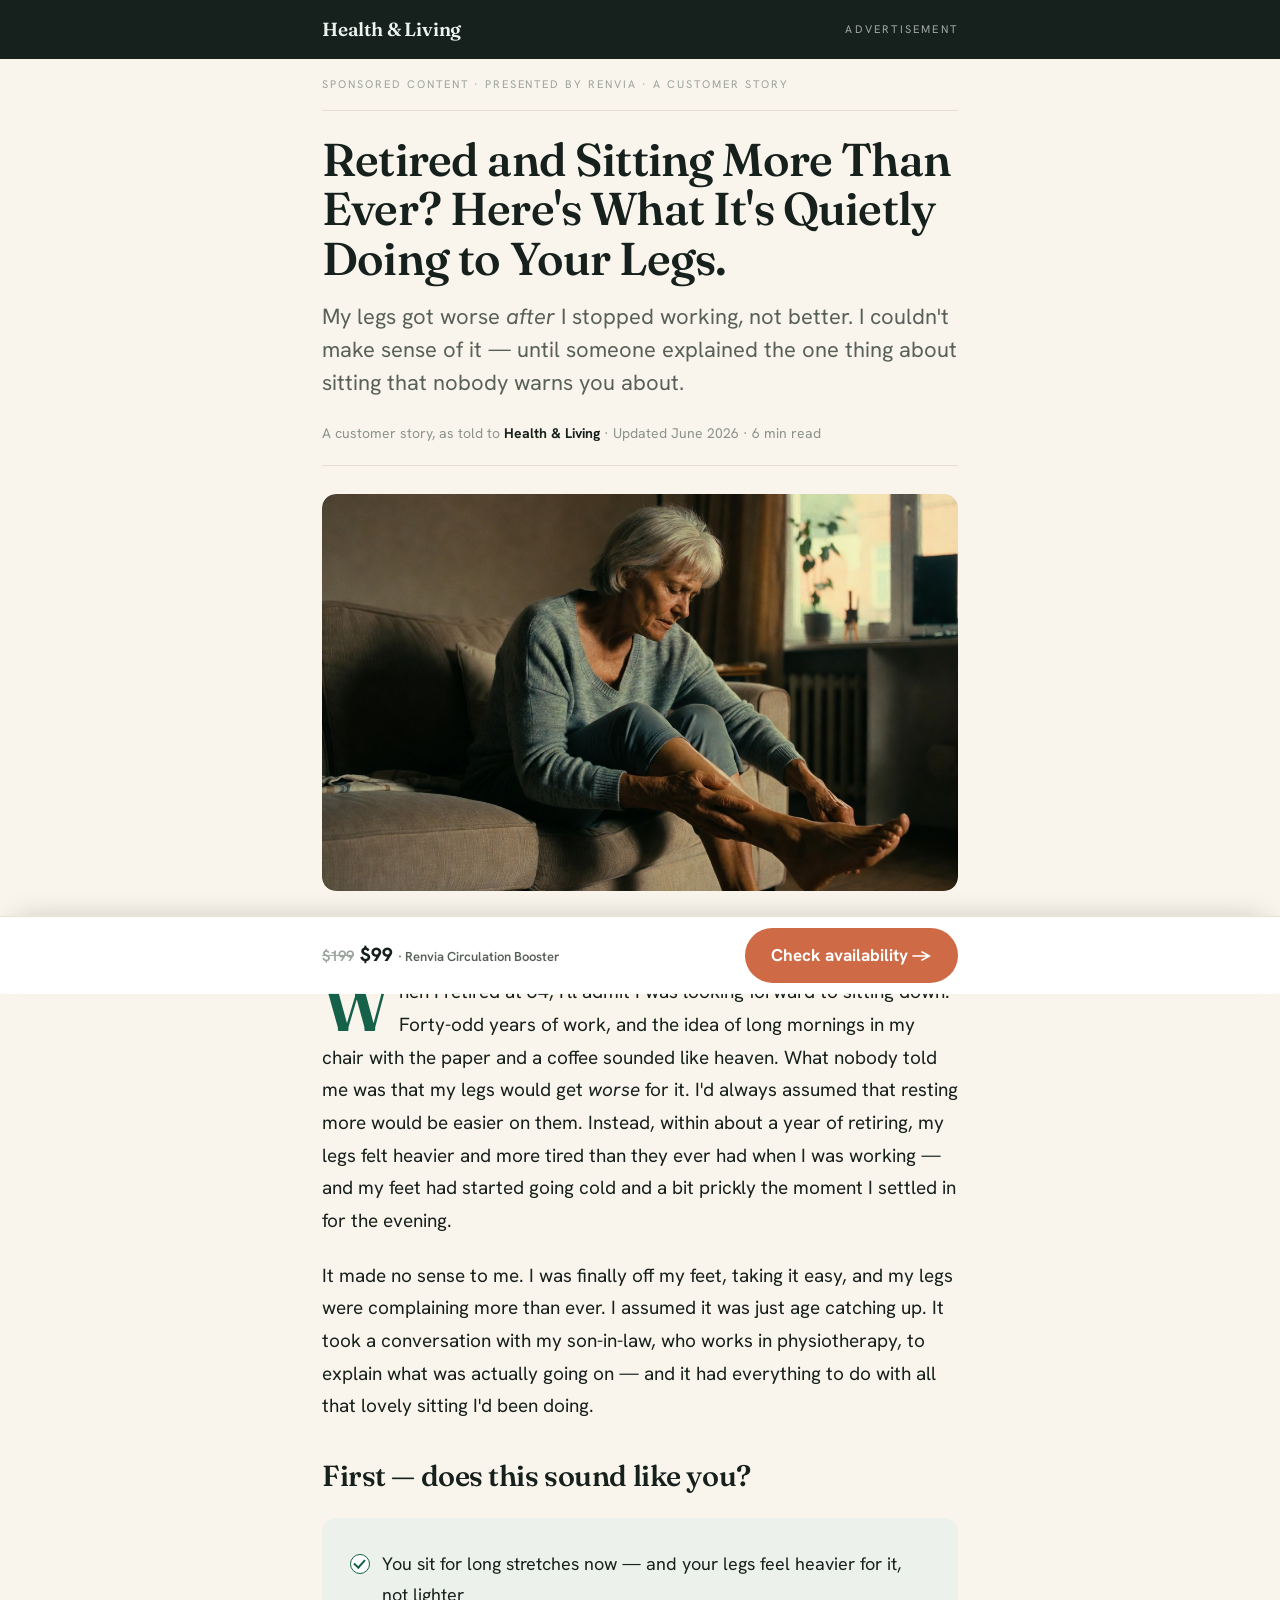
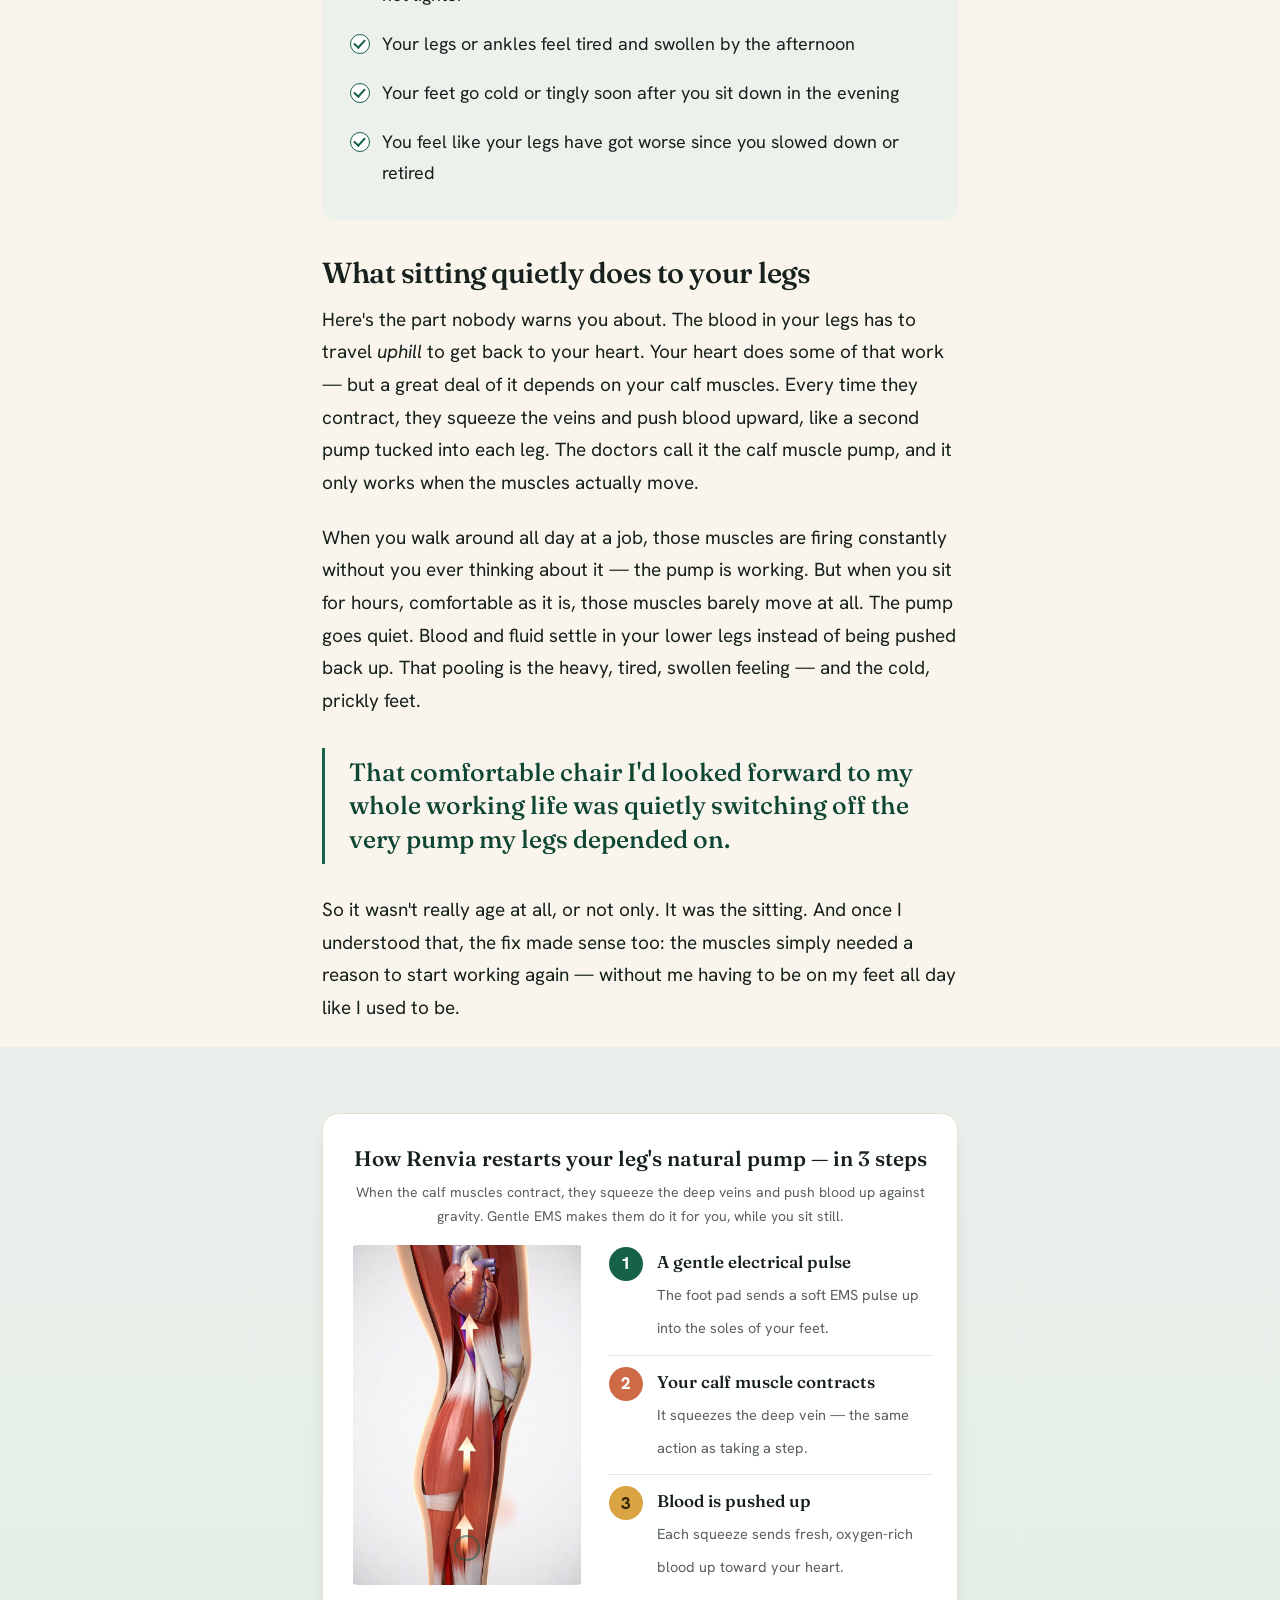
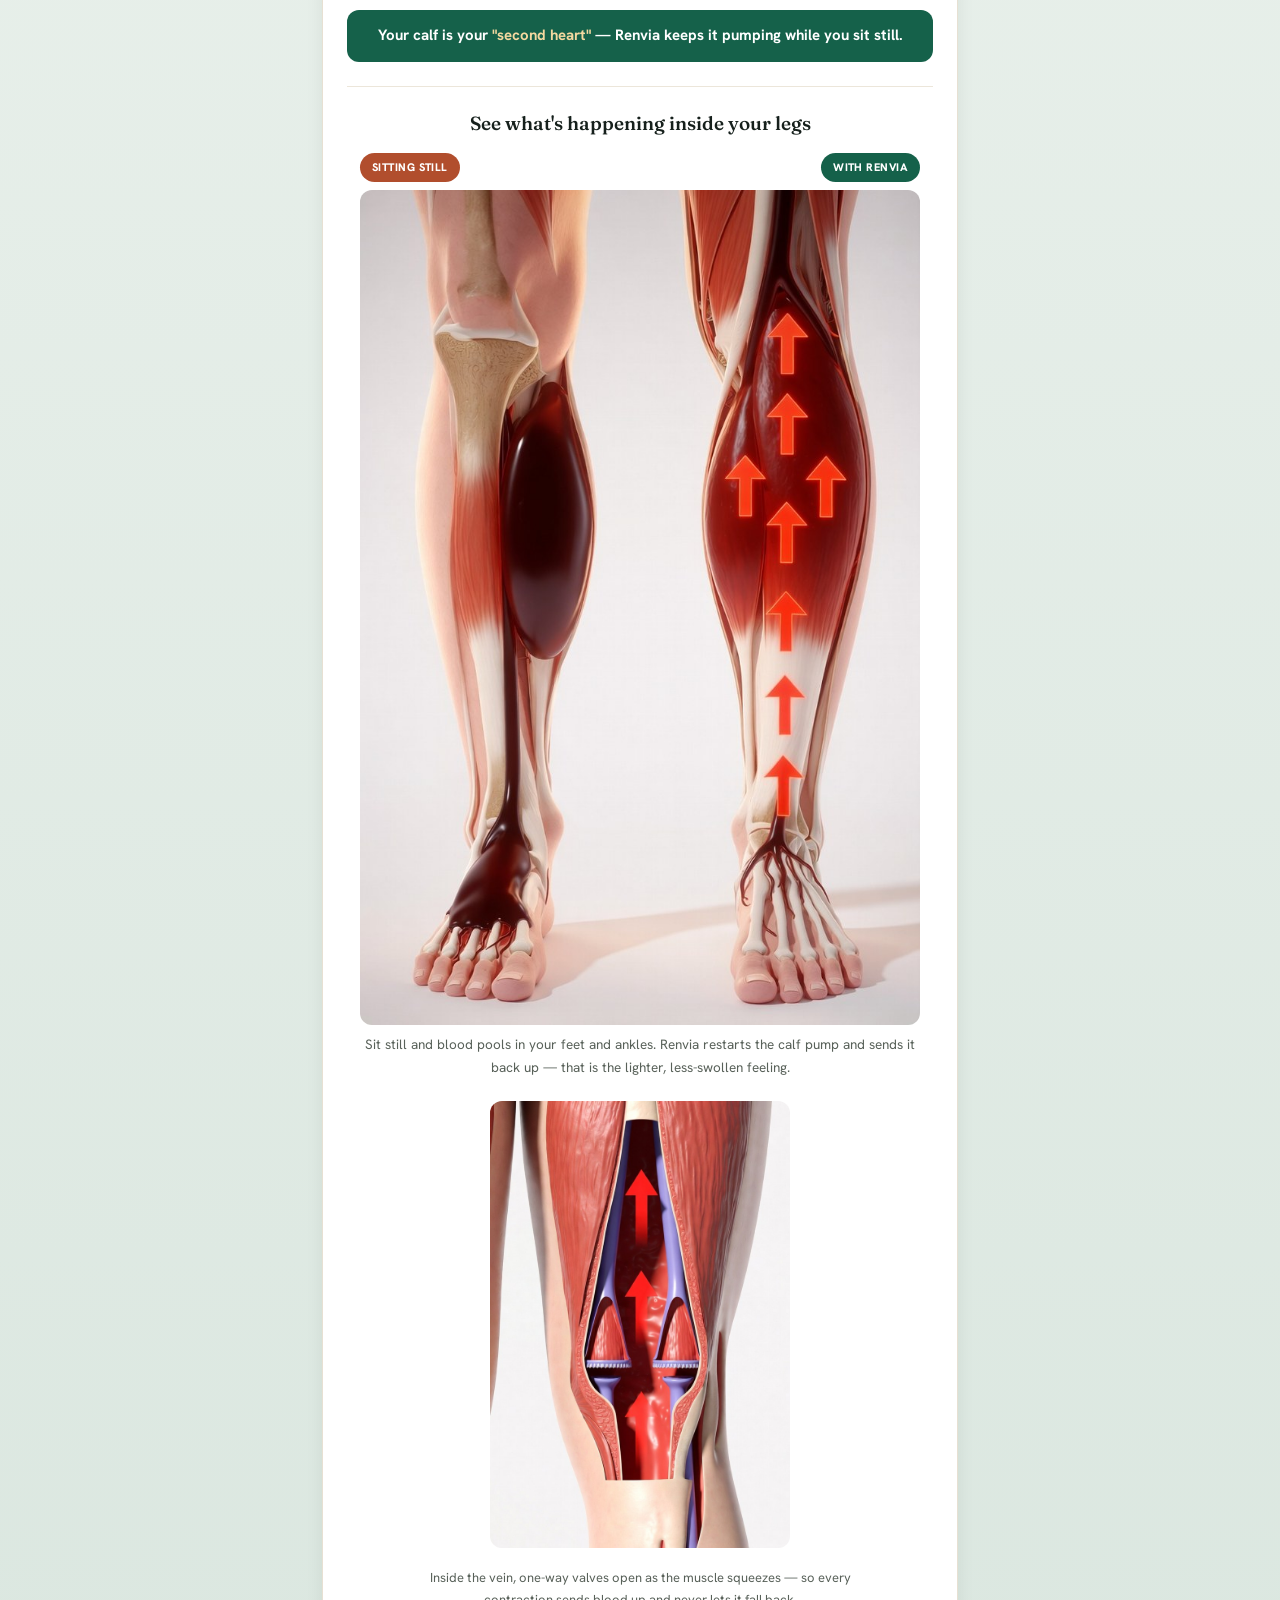
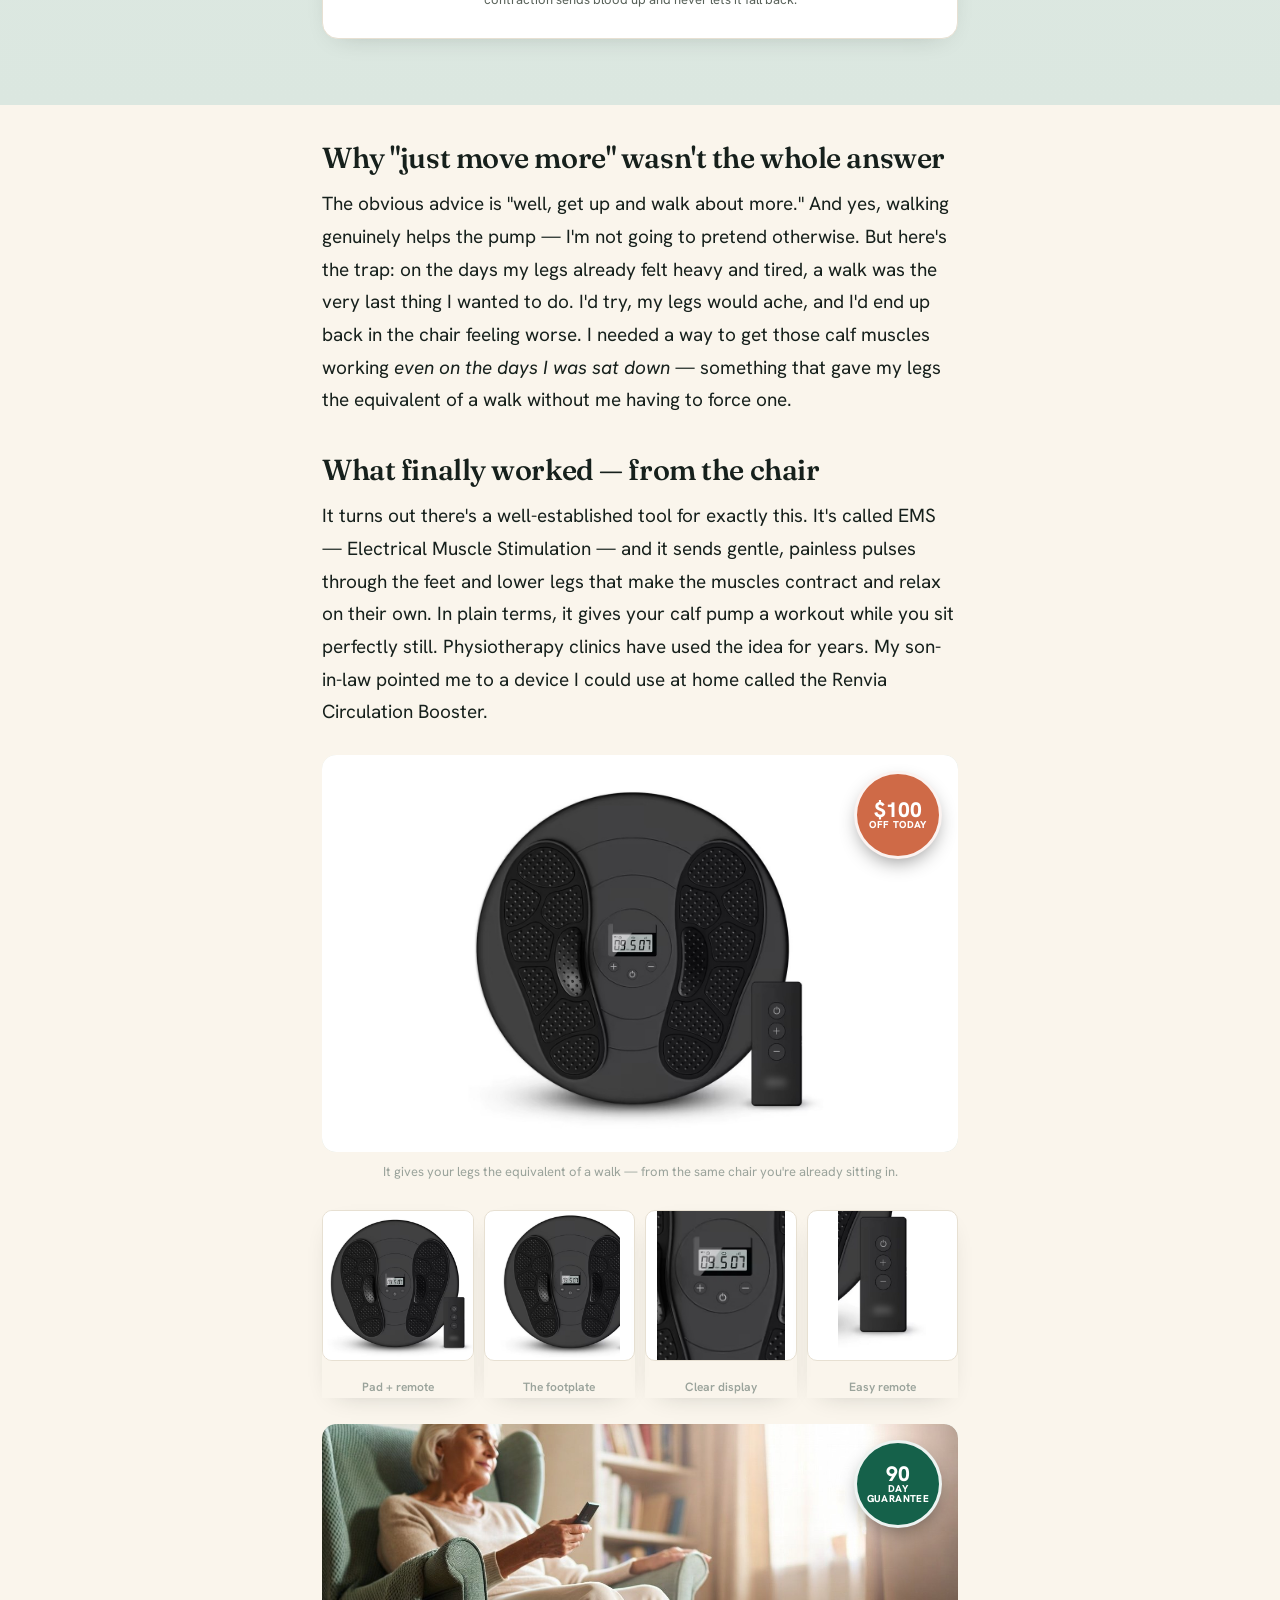
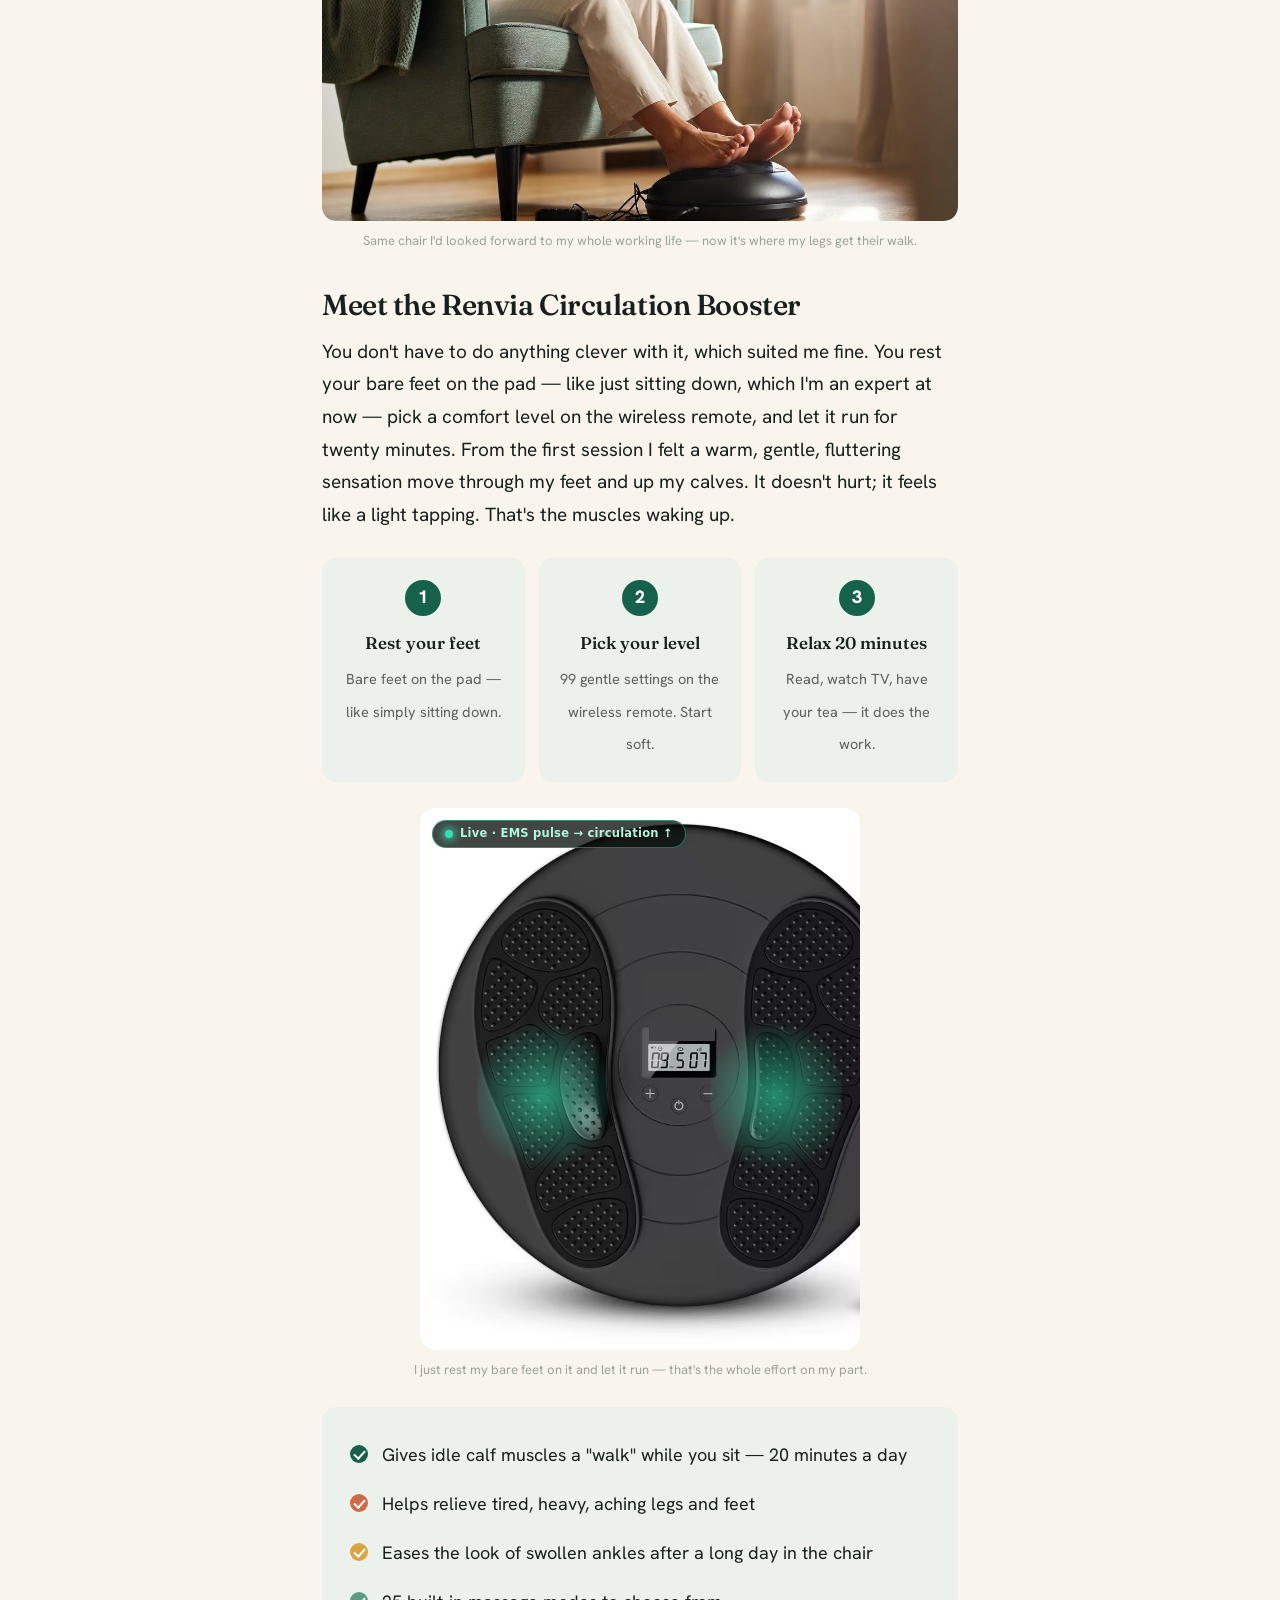
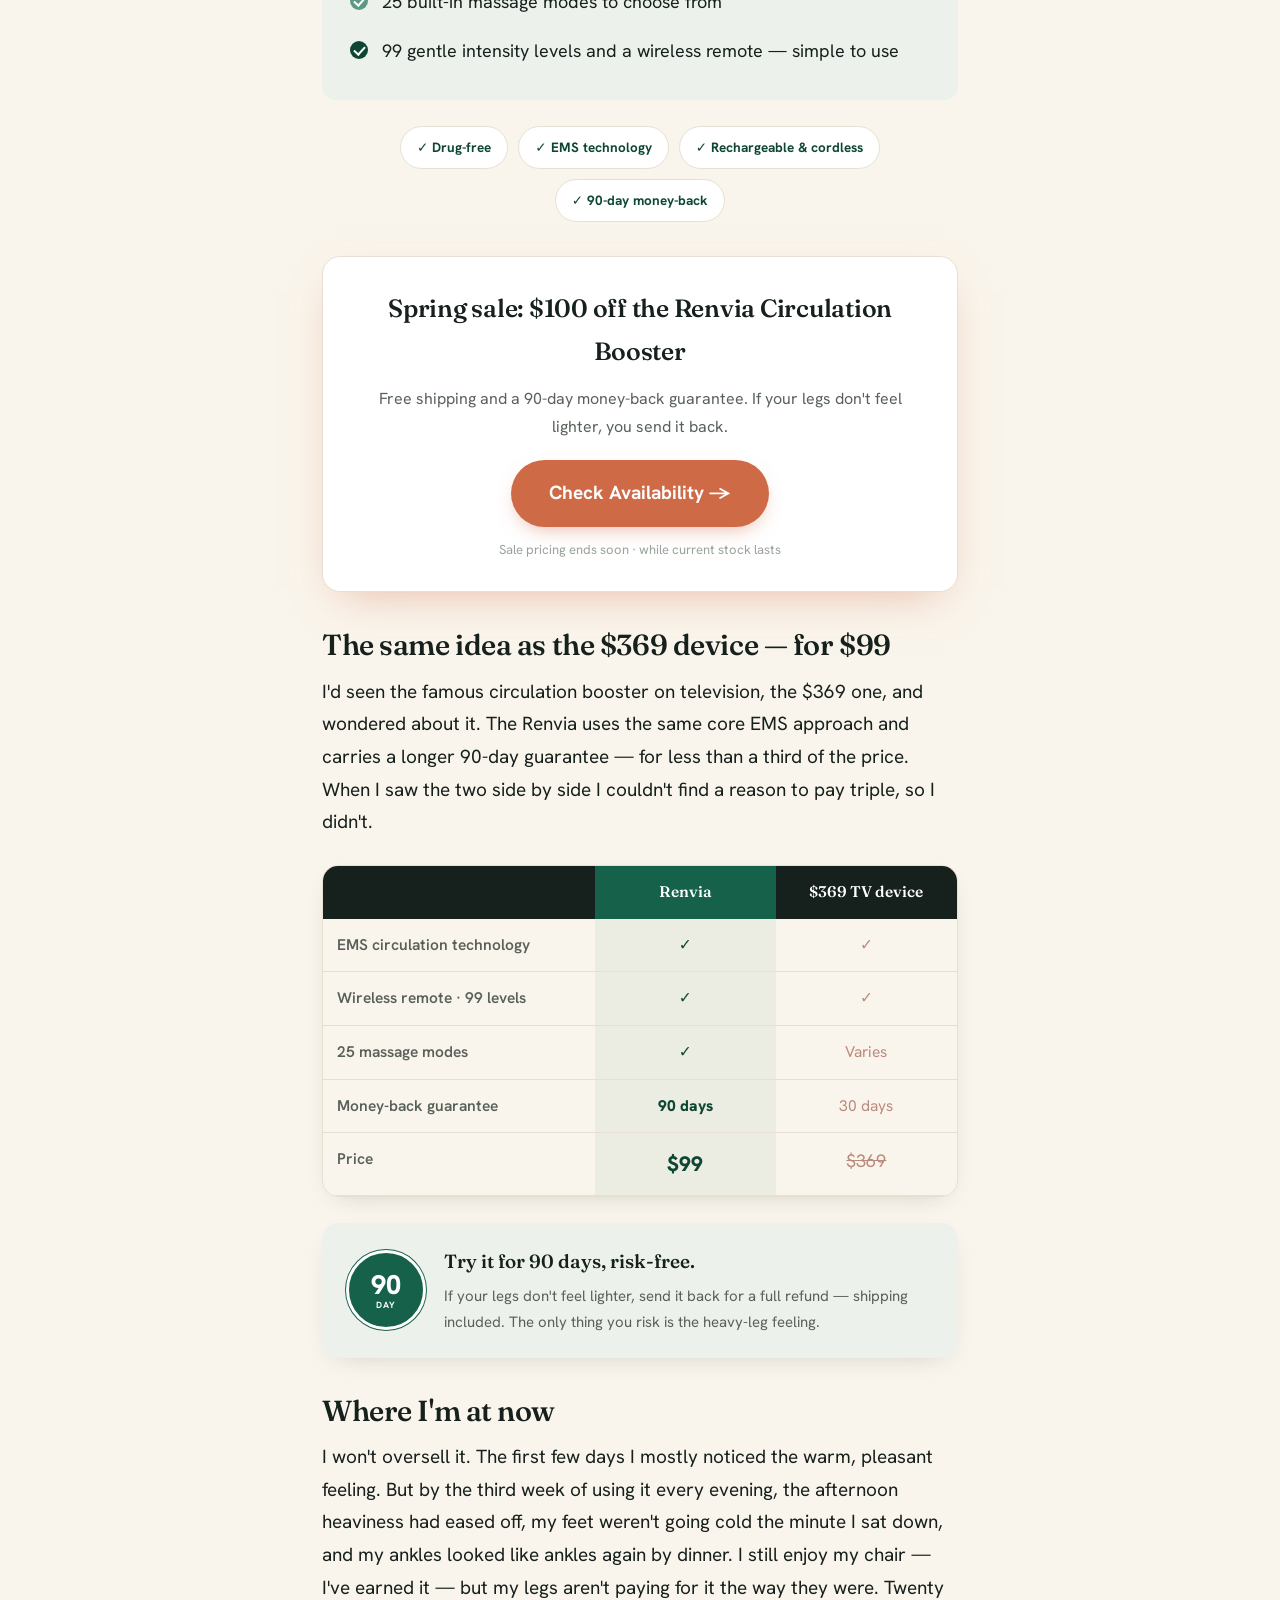
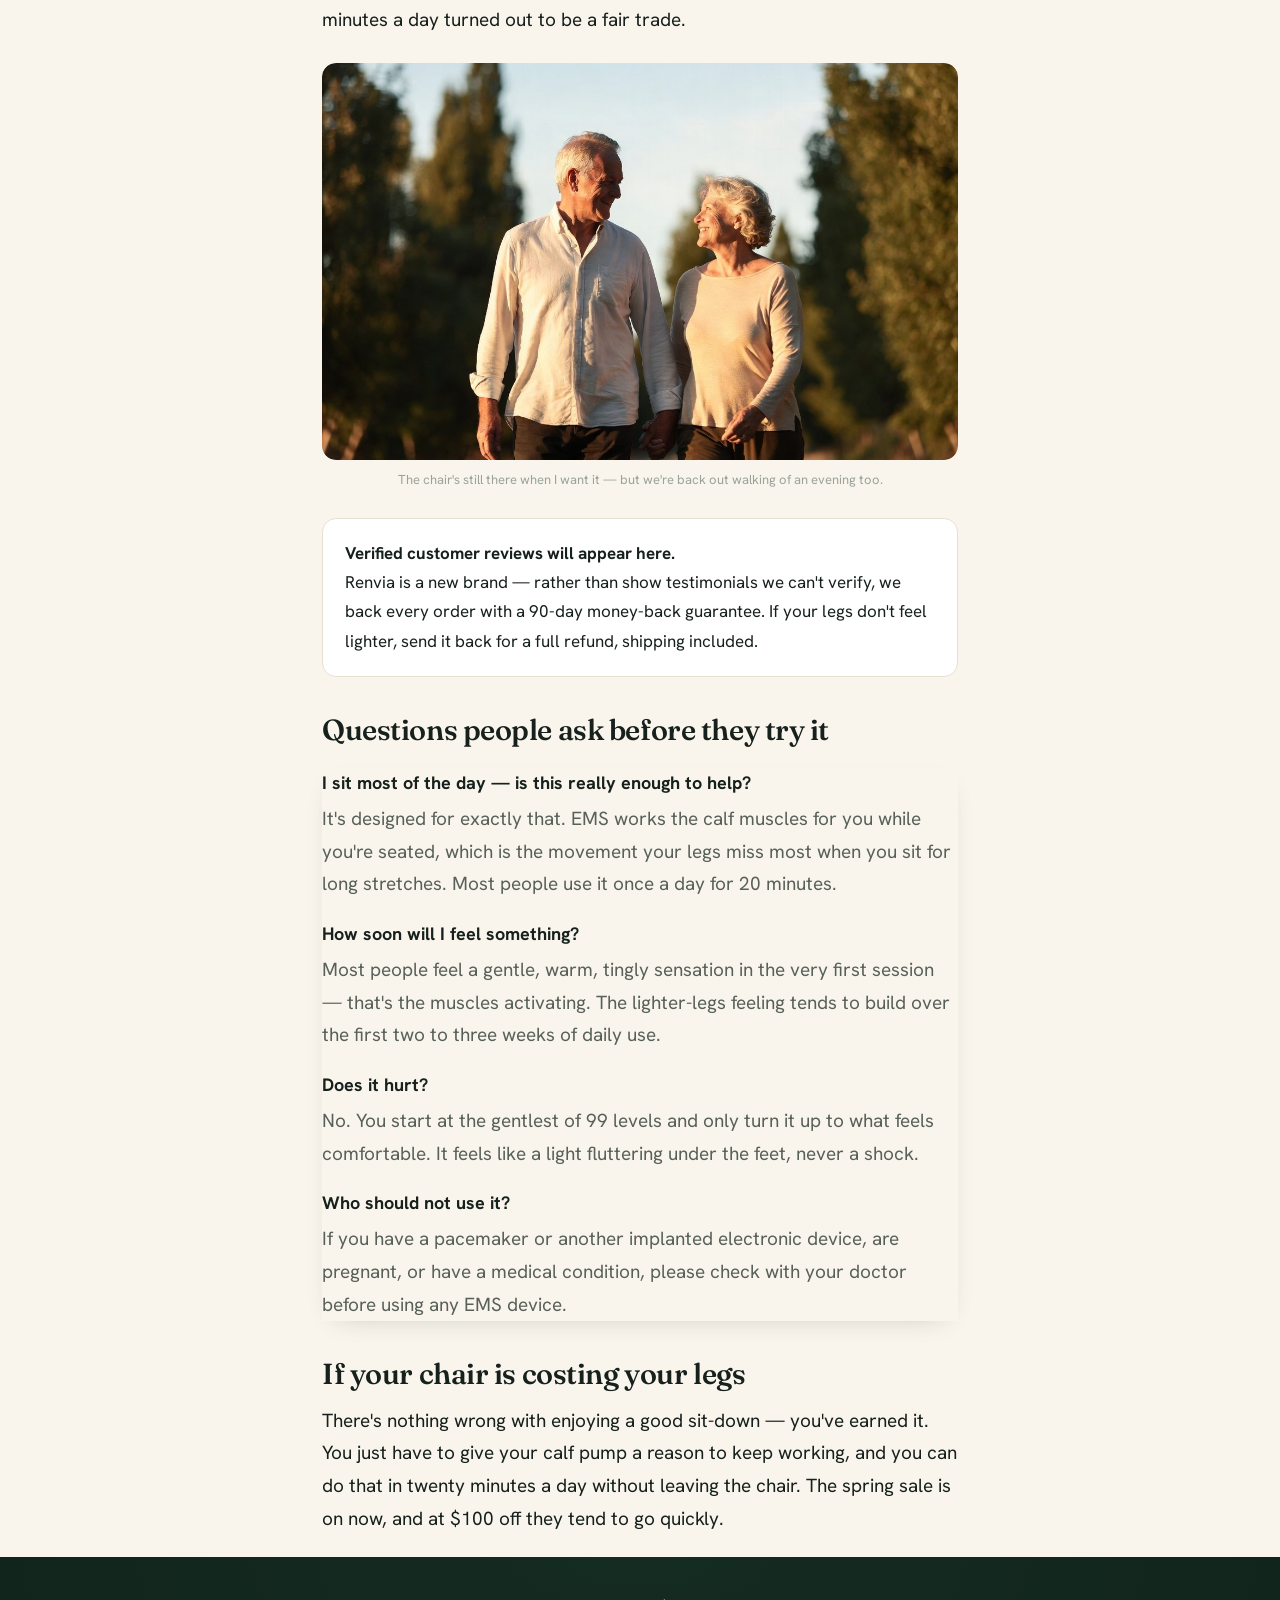
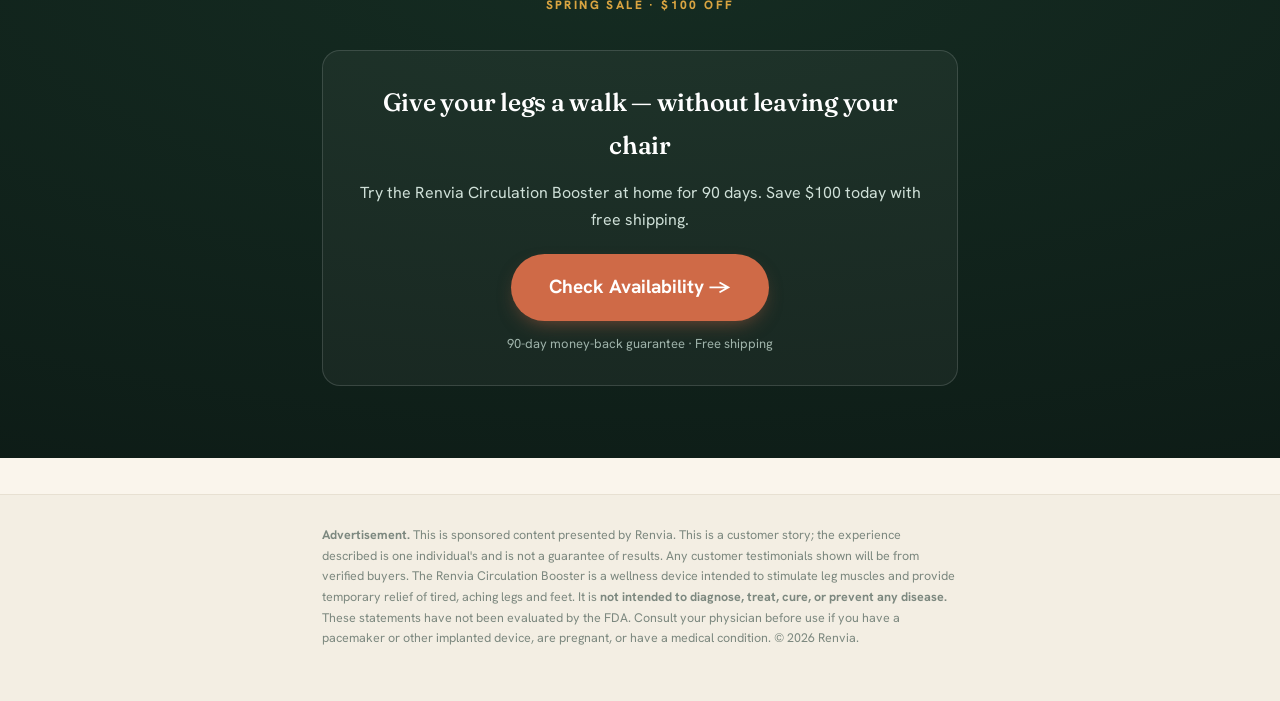
<file: advertorial-3-sitting.html>
<!DOCTYPE html>
<html lang="en">
<head>
<meta charset="utf-8">
<meta name="viewport" content="width=device-width,initial-scale=1">
<title>Retired and Sitting More Than Ever? Here's What It's Quietly Doing to Your Legs</title>
<meta name="description" content="A retired man's legs got worse after he stopped working — not better. The reason is a muscle pump that goes quiet when you sit, and the 20-minute routine that wakes it back up.">
<link rel="preconnect" href="https://fonts.googleapis.com">
<link rel="preconnect" href="https://fonts.gstatic.com" crossorigin>
<link href="https://fonts.googleapis.com/css2?family=Fraunces:opsz,wght@9..144,400..600&family=Hanken+Grotesk:wght@400;500;600;700;800&display=swap" rel="stylesheet">
<link rel="icon" type="image/svg+xml" href="favicon.svg">
<meta property="og:type" content="article">
<meta property="og:title" content="Retired and Sitting More Than Ever? Here's What It's Quietly Doing to Your Legs.">
<meta property="og:description" content="Why legs get heavier after you slow down — and the 20-minute routine that gives them a 'walk' from your chair.">
<meta property="og:image" content="assets/adv-open.jpg">
<meta name="twitter:card" content="summary_large_image">
<!-- ANALYTICS-PLACEHOLDER: drop real IDs before launch (GA4 + Taboola/Outbrain/Meta). Commented out until IDs added.
<script async src="https://www.googletagmanager.com/gtag/js?id=G-XXXXXXX"></script>
<script>window.dataLayer=window.dataLayer||[];function gtag(){dataLayer.push(arguments);}gtag('js',new Date());gtag('config','G-XXXXXXX');</script>
-->
<style>
  :root{--bone:#FBF8F2;--ink:#16201C;--soft:#586159;--line:#E7E0D2;--teal:#15614A;--teal-d:#0E4634;--mint:#ECF1EC;--coral:#CF6A47;--coral-d:#B14E2D;--gold:#D9A441;
    --sans:"Hanken Grotesk",system-ui,-apple-system,Helvetica,Arial,sans-serif;--serif:"Fraunces",Georgia,serif;}
  *{box-sizing:border-box;margin:0;padding:0;}
  body{font-family:var(--sans);color:var(--ink);background:var(--bone);font-size:19px;line-height:1.72;-webkit-font-smoothing:antialiased;}
  .pubbar{background:var(--ink);color:#EAF3EE;}
  .pubbar .in{max-width:680px;margin:0 auto;padding:13px 22px;display:flex;justify-content:space-between;align-items:center;font-size:13px;}
  .pubbar .logo{font-family:var(--serif);font-weight:600;font-size:19px;letter-spacing:-.01em;}
  .pubbar .adv{opacity:.65;text-transform:uppercase;font-size:11px;letter-spacing:.2em;}
  .wrap{max-width:680px;margin:0 auto;padding:0 22px;}
  .adlabel{font-size:11px;letter-spacing:.18em;text-transform:uppercase;color:#9aa39b;border-bottom:1px solid var(--line);padding:16px 0;}
  h1{font-family:var(--serif);font-optical-sizing:auto;font-weight:560;font-size:clamp(30px,5.4vw,46px);line-height:1.08;letter-spacing:-.018em;margin:24px 0 16px;}
  .dek{font-size:22px;color:var(--soft);line-height:1.5;margin-bottom:22px;}
  .byline{font-size:14px;color:#8a938b;border-bottom:1px solid var(--line);padding-bottom:20px;margin-bottom:28px;}
  .byline b{color:var(--ink);font-weight:700;}
  p{margin:0 0 22px;}
  em{font-style:italic;}
  .figure{margin:26px 0;}
  .ph{position:relative;background:linear-gradient(150deg,var(--mint),#DCE7E0);border-radius:14px;aspect-ratio:16/10;display:flex;align-items:center;justify-content:center;text-align:center;color:var(--teal-d);font-weight:700;overflow:hidden;}
  .ph img{position:absolute;inset:0;width:100%;height:100%;object-fit:cover;border-radius:14px;}
  .ph:has(img)>div{display:none;}
  .cap{font-size:13px;color:#9aa39b;margin-top:9px;text-align:center;}
  h2{font-family:var(--serif);font-weight:560;font-size:29px;letter-spacing:-.015em;margin:36px 0 14px;line-height:1.15;}
  .pull{font-family:var(--serif);font-size:25px;line-height:1.34;color:var(--teal-d);border-left:3px solid var(--teal);padding:8px 0 8px 24px;margin:30px 0;font-weight:500;}
  .check{background:var(--mint);border-radius:14px;padding:22px 28px;margin:26px 0;}
  .check li{list-style:none;padding:9px 0 9px 32px;position:relative;font-size:18px;}
  .check li:before{content:"";position:absolute;left:0;top:14px;width:18px;height:18px;border-radius:99px;background:#fff;border:1.5px solid var(--teal);}
  .check li:after{content:"";position:absolute;left:6px;top:17px;width:5px;height:9px;border:solid var(--teal);border-width:0 2px 2px 0;transform:rotate(42deg);}
  .cta-box{background:#fff;border:1px solid var(--line);border-radius:18px;padding:30px;margin:34px 0;text-align:center;}
  .cta-box h3{font-family:var(--serif);font-weight:560;font-size:25px;margin-bottom:12px;letter-spacing:-.01em;}
  .cta-box p{font-size:16px;color:var(--soft);margin-bottom:20px;}
  .btn{display:inline-block;background:var(--coral);color:#fff;font-family:var(--sans);font-weight:700;font-size:19px;padding:17px 38px;border-radius:999px;text-decoration:none;}
  .btn:hover{background:var(--coral-d);}
  .ctasub{font-size:13px;color:#9aa39b;margin-top:12px;}
  .benefits{background:var(--mint);border-radius:14px;padding:24px 28px;margin:26px 0;}
  .benefits li{list-style:none;padding:9px 0 9px 32px;position:relative;font-size:18px;}
  .benefits li:before{content:"";position:absolute;left:0;top:14px;width:18px;height:18px;border-radius:99px;background:#fff;border:1.5px solid var(--teal);}
  .benefits li:after{content:"";position:absolute;left:6px;top:17px;width:5px;height:9px;border:solid var(--teal);border-width:0 2px 2px 0;transform:rotate(42deg);}
  .review{background:#fff;border:1px solid var(--line);border-radius:14px;padding:20px 22px;margin:16px 0;font-size:17px;}
  .review .s{color:var(--gold);letter-spacing:1px;}
  .review .w{color:#8a938b;font-size:13px;margin-top:8px;font-weight:600;}
  .faq{margin:22px 0;}
  .faq .q{font-weight:700;font-size:18px;margin:18px 0 4px;color:var(--ink);}
  .faq .ans{color:var(--soft);}
  .foot{background:#F3EEE3;color:#7C887F;font-size:12.5px;line-height:1.65;padding:30px 0;margin-top:36px;border-top:1px solid var(--line);}
  /* === rich visual components (2026-06-02) === */
  .diagram{background:#fff;border:1px solid var(--line);border-radius:16px;padding:26px 24px;margin:28px 0;}
  .diagram h4{font-family:var(--serif);font-weight:560;font-size:21px;text-align:center;margin-bottom:4px;}
  .diagram .sub{text-align:center;color:var(--soft);font-size:14px;margin-bottom:8px;}
  .diagram svg{width:100%;height:auto;display:block;}
  .steps3{display:grid;grid-template-columns:repeat(3,1fr);gap:14px;margin:26px 0;}
  .steps3 .s{background:var(--mint);border-radius:14px;padding:22px 16px;text-align:center;}
  .steps3 .num{width:36px;height:36px;border-radius:99px;background:var(--teal);color:#fff;font-weight:800;display:flex;align-items:center;justify-content:center;margin:0 auto 12px;font-size:18px;}
  .steps3 .s b{font-family:var(--serif);font-weight:560;font-size:17px;display:block;margin-bottom:5px;}
  .steps3 .s span{font-size:14.5px;color:var(--soft);line-height:1.5;}
  .gallery2{display:grid;grid-template-columns:repeat(4,1fr);gap:10px;margin:16px 0 6px;}
  .gallery2 figure{margin:0;}
  .gallery2 img{width:100%;aspect-ratio:1;object-fit:contain;border-radius:10px;border:1px solid var(--line);background:#fff;}
  .gallery2 figcaption{font-size:12px;color:#9aa39b;text-align:center;margin-top:5px;font-weight:600;}
  .vsg{margin:26px 0;border:1px solid var(--line);border-radius:16px;overflow:hidden;font-size:15.5px;}
  .vsg .row{display:grid;grid-template-columns:1.5fr 1fr 1fr;}
  .vsg .row>div{padding:13px 14px;border-bottom:1px solid var(--line);}
  .vsg .head>div{background:var(--ink);color:#fff;font-family:var(--serif);font-weight:560;border-bottom:none;text-align:center;}
  .vsg .head .uscol{background:var(--teal);}
  .vsg .lab{color:var(--soft);font-weight:600;}
  .vsg .us{background:rgba(21,97,74,.06);font-weight:800;color:var(--teal-d);text-align:center;}
  .vsg .them{text-align:center;color:#b9897c;}
  .vsg .price .us{font-size:21px;}
  .vsg .price .them{font-size:18px;text-decoration:line-through;}
  .badges{display:flex;flex-wrap:wrap;gap:10px;justify-content:center;margin:22px 0;}
  .badges .b{display:flex;align-items:center;gap:7px;background:#fff;border:1px solid var(--line);border-radius:99px;padding:9px 16px;font-size:13.5px;font-weight:700;color:var(--teal-d);}
  .badges .b svg{flex:none;}
  .seal{display:flex;align-items:center;gap:18px;background:var(--mint);border-radius:16px;padding:22px 24px;margin:26px 0;}
  .seal .circ{flex:none;width:80px;height:80px;border-radius:99px;background:var(--teal);color:#fff;display:flex;flex-direction:column;align-items:center;justify-content:center;line-height:1;text-align:center;border:3px solid #fff;box-shadow:0 0 0 1px var(--teal);}
  .seal .circ b{font-size:27px;font-weight:800;}
  .seal .circ span{font-size:9px;letter-spacing:.08em;margin-top:3px;font-weight:700;}
  .seal .txt b{font-family:var(--serif);font-weight:560;font-size:19px;}
  .seal .txt p{font-size:15px;color:var(--soft);margin:5px 0 0;}
  .probwrap{display:grid;grid-template-columns:1fr 1fr;gap:12px;margin:22px 0;}
  .probcard{background:#fff;border:1px solid var(--line);border-left:4px solid var(--coral);border-radius:12px;padding:14px 16px;}
  .probcard b{font-family:var(--serif);font-weight:560;font-size:16.5px;color:var(--ink);}
  .probcard span{display:block;color:var(--soft);font-size:14.5px;margin-top:2px;}
  @media(max-width:560px){.steps3{grid-template-columns:1fr}.gallery2{grid-template-columns:repeat(2,1fr)}.probwrap{grid-template-columns:1fr}.vsg{font-size:14px}.vsg .row{grid-template-columns:1.3fr .85fr .85fr}}
  /* === design-craft pass (gan-design r1): depth, bands, sticky CTA, motion === */
  body{background:#FAF5EC;}
  .diagram,.vsg,.seal,.faq,.gallery2 figure{box-shadow:0 8px 26px -16px rgba(22,32,28,.30);}
  .cta-box{box-shadow:0 16px 44px -20px rgba(207,106,71,.50);}
  .cta-box .btn{box-shadow:0 8px 20px -8px rgba(207,106,71,.55);transition:transform .15s,box-shadow .15s;}
  .cta-box .btn:hover{transform:translateY(-2px);box-shadow:0 13px 28px -8px rgba(207,106,71,.7);}
  .lead-in:first-letter{font-family:var(--serif);font-weight:600;font-size:3.6em;line-height:.78;float:left;margin:.05em .12em 0 0;color:var(--teal);}
  .band{margin-left:calc(50% - 50vw);width:100vw;}
  .band .band-in{max-width:680px;margin:0 auto;padding:38px 22px;}
  .band-ink{background:radial-gradient(120% 120% at 50% 0,#152c22,#0d1b16);}
  .band-ink .cta-box{background:rgba(255,255,255,.045);border-color:rgba(255,255,255,.14);box-shadow:none;}
  .band-ink .cta-box h3{color:#fff;} .band-ink .cta-box p{color:#cfe0d8;}
  .eyb{display:block;text-align:center;font-size:12px;letter-spacing:.2em;text-transform:uppercase;font-weight:800;color:var(--gold);margin-bottom:10px;}
  .tstrip{display:flex;flex-wrap:wrap;gap:9px 20px;justify-content:center;color:var(--soft);font-size:13.5px;font-weight:700;margin:18px 0 6px;padding:14px 0;border-top:1px solid var(--line);border-bottom:1px solid var(--line);}
  .tstrip span{display:flex;align-items:center;gap:7px;} .tstrip span b{color:var(--teal-d);}
  .reveal{opacity:0;transform:translateY(18px);transition:opacity .6s ease,transform .6s ease;}
  .reveal.vis{opacity:1;transform:none;}
  .stickybuy{position:fixed;left:0;right:0;bottom:0;background:#fff;border-top:1px solid var(--line);box-shadow:0 -10px 30px -16px rgba(0,0,0,.28);transform:translateY(120%);transition:transform .32s ease;z-index:60;}
  .stickybuy.show{transform:none;}
  .stickybuy .in{max-width:680px;margin:0 auto;padding:11px 22px;display:flex;align-items:center;justify-content:space-between;gap:14px;}
  .stickybuy .p{font-weight:800;font-size:19px;color:var(--ink);} .stickybuy .p s{color:#9aa39b;font-weight:600;font-size:15px;margin-right:6px;} .stickybuy .p small{color:var(--soft);font-weight:600;font-size:13px;}
  .stickybuy .btn{padding:13px 26px;font-size:17px;white-space:nowrap;}
  @media(max-width:560px){.stickybuy .p small{display:none;}.band .band-in{padding:28px 18px;}}
  /* === Nooro-style polish (gan-design r2): badge stickers, color band, colored icons === */
  .band-mint{background:linear-gradient(180deg,#EAF1EC,#DBE7E0);}
  .imgbadge{position:absolute;z-index:3;width:88px;height:88px;border-radius:99px;display:flex;flex-direction:column;align-items:center;justify-content:center;text-align:center;line-height:1.05;font-weight:800;color:#fff;box-shadow:0 8px 20px -6px rgba(0,0,0,.45);border:3px solid rgba(255,255,255,.92);font-size:10px;letter-spacing:.04em;padding:6px;text-transform:uppercase;}
  .imgbadge b{font-size:21px;font-weight:800;display:block;letter-spacing:0;line-height:1;}
  .imgbadge.teal{background:var(--teal);} .imgbadge.coral{background:var(--coral);} .imgbadge.gold{background:var(--gold);color:#3a2a08;}
  .imgbadge.tr{top:16px;right:16px;} .imgbadge.tl{top:16px;left:16px;} .imgbadge.bl{bottom:16px;left:16px;}
  .ph:has(img)>.imgbadge{display:flex;}
  .benefits li:before{border:none;}
  .benefits li:after{border-color:#fff;}
  .benefits li:nth-child(5n+1):before{background:var(--teal);}
  .benefits li:nth-child(5n+2):before{background:var(--coral);}
  .benefits li:nth-child(5n+3):before{background:var(--gold);}
  .benefits li:nth-child(5n+4):before{background:#5C9A85;}
  .benefits li:nth-child(5n+5):before{background:var(--teal-d);}
  /* === explanatory mechanism infographic (2026-06-05) === */
  .explgrid{display:grid;grid-template-columns:.85fr 1.15fr;gap:22px;align-items:center;margin-top:6px;}
  .explgrid .legimg{width:100%;max-height:340px;object-fit:contain;display:block;margin:0 auto;}
  .esteps{display:flex;flex-direction:column;}
  .estep{display:flex;gap:14px;align-items:flex-start;padding:11px 0;}
  .estep+.estep{border-top:1px solid #ECE6DA;}
  .estep .en{flex:none;width:34px;height:34px;border-radius:99px;color:#fff;font-weight:800;display:flex;align-items:center;justify-content:center;font-size:17px;}
  .estep:nth-child(1) .en{background:#15614A;} .estep:nth-child(2) .en{background:#CF6A47;} .estep:nth-child(3) .en{background:#D9A441;color:#3a2a08;}
  .estep b{font-family:Fraunces,Georgia,serif;font-weight:560;font-size:17px;display:block;margin-bottom:2px;}
  .estep span{font-size:14.5px;color:#586159;line-height:1.5;}
  .explbanner{margin-top:16px;background:#15614A;color:#fff;border-radius:12px;padding:13px 18px;text-align:center;font-weight:700;font-size:15px;}
  .explbanner b{color:#F4D9A0;}
  @media(max-width:560px){.explgrid{grid-template-columns:1fr;gap:10px;}.explgrid .legimg{max-height:300px;}}
  /* === mechanism animation (2026-06-05) === */
  .legwrap{position:relative;display:inline-block;line-height:0;}
  .legwrap .legimg{position:relative;z-index:1;}
  .legwrap .flow{position:absolute;left:50%;bottom:16%;width:11px;height:11px;margin-left:-5px;border-radius:99px;background:radial-gradient(circle at 40% 35%,#ff8a63,#c8401c);box-shadow:0 0 10px 2px rgba(255,90,50,.65);z-index:2;opacity:0;animation:flowup 2.6s ease-in infinite;}
  .legwrap .flow:nth-of-type(3){animation-delay:.9s;left:47%;}
  .legwrap .flow:nth-of-type(4){animation-delay:1.8s;left:53%;}
  @keyframes flowup{0%{opacity:0;transform:translateY(0) scale(.5);}12%{opacity:.95;}80%{opacity:.85;}100%{opacity:0;transform:translateY(-250px) scale(1);}}
  .legwrap .ems{position:absolute;left:50%;bottom:7%;width:26px;height:26px;margin-left:-13px;border-radius:99px;border:2px solid rgba(21,97,74,.55);z-index:2;animation:emspulse 2.6s ease-out infinite;}
  @keyframes emspulse{0%{transform:scale(.35);opacity:.85;}70%{opacity:0;}100%{transform:scale(2.4);opacity:0;}}
  @media(prefers-reduced-motion:reduce){.legwrap .flow,.legwrap .ems{display:none;}}
  /* === extra motion (2026-06-05) === */
  @keyframes badgefloat{0%,100%{transform:translateY(0) rotate(-2deg);}50%{transform:translateY(-6px) rotate(2deg);}}
  .imgbadge{animation:badgefloat 3.4s ease-in-out infinite;}
  @keyframes ctaglow{0%,100%{box-shadow:0 10px 26px -10px rgba(207,106,71,.5);}50%{box-shadow:0 16px 36px -8px rgba(207,106,71,.9);}}
  .cta-box .btn{animation:ctaglow 2.4s ease-in-out infinite;}
  @keyframes numpop{0%,100%{transform:scale(1);}50%{transform:scale(1.13);}}
  .estep .en{animation:numpop 2.6s ease-in-out infinite;}
  .estep:nth-child(2) .en{animation-delay:.45s;} .estep:nth-child(3) .en{animation-delay:.9s;}
  .bawrap{position:relative;display:block;line-height:0;}
  .bawrap .bflow{position:absolute;left:72%;bottom:14%;width:10px;height:10px;margin-left:-5px;border-radius:99px;background:radial-gradient(circle at 40% 35%,#ff8a63,#c8401c);box-shadow:0 0 9px 2px rgba(255,90,50,.6);z-index:2;opacity:0;animation:flowup 2.4s ease-in infinite;}
  .bawrap .bflow:nth-of-type(3){animation-delay:1.2s;left:75%;}
  @media(prefers-reduced-motion:reduce){.imgbadge,.cta-box .btn,.estep .en,.bawrap .bflow{animation:none!important;}}
</style>
<style>
/* === product simulation overlay + richer mechanism (2026-06-08) === */
.simwrap{position:relative;display:block;width:100%;max-width:440px;margin:0 auto;line-height:0;border-radius:16px;overflow:hidden;background:#fff;}
.simwrap>img{width:100%;display:block;}
.simwrap .sim-glow{position:absolute;width:30%;height:34%;margin:-17% 0 0 -15%;border-radius:50%;background:radial-gradient(circle,rgba(52,224,176,.6),rgba(52,224,176,0) 66%);animation:simglow 1.6s ease-in-out infinite;pointer-events:none;}
.simwrap .sim-glow.l{left:28%;top:50%;} .simwrap .sim-glow.r{left:81%;top:50%;animation-delay:.5s;}
@keyframes simglow{0%,100%{opacity:.14;transform:scale(.8);}50%{opacity:.68;transform:scale(1.06);}}
.simwrap .sim-ring{position:absolute;width:18px;height:18px;margin:-9px 0 0 -9px;border-radius:50%;border:2px solid rgba(90,240,200,.9);opacity:0;animation:simring 2.4s ease-out infinite;pointer-events:none;}
.simwrap .sim-ring.l{left:28%;top:50%;} .simwrap .sim-ring.r{left:81%;top:50%;}
.simwrap .sim-ring.d{animation-delay:1.2s;}
@keyframes simring{0%{opacity:.85;transform:scale(.35);}60%{opacity:.3;}100%{opacity:0;transform:scale(6);}}
.simwrap .sim-p{position:absolute;width:7px;height:7px;margin:-3px 0 0 -3px;border-radius:50%;background:radial-gradient(circle at 40% 35%,#aef7da,#27c88c);box-shadow:0 0 9px 2px rgba(52,224,176,.7);opacity:0;animation:simrise 2.8s ease-in infinite;pointer-events:none;}
@keyframes simrise{0%{opacity:0;transform:translateY(16px) scale(.5);}14%{opacity:1;}82%{opacity:.85;}100%{opacity:0;transform:translateY(-120px) scale(1);}}
.simwrap .sim-badge{position:absolute;left:12px;top:12px;display:flex;align-items:center;gap:7px;background:rgba(6,12,10,.76);color:#aef7da;font:600 11.5px/1 system-ui,-apple-system,sans-serif;letter-spacing:.02em;padding:7px 12px;border-radius:999px;border:1px solid rgba(52,224,176,.45);}
.simwrap .sim-dot{width:8px;height:8px;border-radius:50%;background:#34e0b0;box-shadow:0 0 8px 2px rgba(52,224,176,.9);animation:simblink 1.2s ease-in-out infinite;}
@keyframes simblink{0%,100%{opacity:1;}50%{opacity:.25;}}
.sim-cap{text-align:center;color:#7a847c;font-size:13.5px;line-height:1.45;}
/* richer mechanism leg */
.legwrap{overflow:hidden;border-radius:10px;}
.legwrap .flow{width:13px;height:13px;margin-left:-6px;box-shadow:0 0 14px 3px rgba(255,90,50,.72);}
.legwrap .flow:nth-of-type(2){left:52%;}
.legwrap::after{content:"";position:absolute;left:34%;right:30%;bottom:14%;height:16%;background:linear-gradient(180deg,rgba(255,120,70,0),rgba(255,120,70,.22),rgba(255,120,70,0));border-radius:50%;filter:blur(3px);animation:legwave 2.6s ease-in infinite;z-index:2;pointer-events:none;}
@keyframes legwave{0%{opacity:0;transform:translateY(0);}18%{opacity:.85;}100%{opacity:0;transform:translateY(-210px);}}
@media(prefers-reduced-motion:reduce){.simwrap .sim-glow,.simwrap .sim-ring,.simwrap .sim-p,.simwrap .sim-dot,.legwrap::after{animation:none;}.simwrap .sim-glow{opacity:.5;}}
</style>
</head>
<body>

<div class="pubbar"><div class="in"><span class="logo">Health &amp; Living</span><span class="adv">Advertisement</span></div></div>

<div class="wrap">
  <div class="adlabel">Sponsored content · Presented by Renvia · A customer story</div>

  <h1>Retired and Sitting More Than Ever? Here's What It's Quietly Doing to Your Legs.</h1>
  <p class="dek">My legs got worse <em>after</em> I stopped working, not better. I couldn't make sense of it — until someone explained the one thing about sitting that nobody warns you about.</p>
  <div class="byline">A customer story, as told to <b>Health &amp; Living</b> · Updated June 2026 · 6 min read</div>

  <div class="figure"><div class="ph"><img src="assets/adv-open.jpg" alt="An older person resting tired, heavy legs at home"><div>OPENING IMAGE</div></div></div>

  <div class="tstrip">
    <span>✓ <b>Drug-free</b></span><span>✓ <b>20 min</b> a day</span><span>✓ <b>90-day</b> money-back</span><span>✓ Free shipping</span><span>✓ Made for <b>50+</b></span>
  </div>

  <p class="lead-in">When I retired at 64, I'll admit I was looking forward to sitting down. Forty-odd years of work, and the idea of long mornings in my chair with the paper and a coffee sounded like heaven. What nobody told me was that my legs would get <em>worse</em> for it. I'd always assumed that resting more would be easier on them. Instead, within about a year of retiring, my legs felt heavier and more tired than they ever had when I was working — and my feet had started going cold and a bit prickly the moment I settled in for the evening.</p>

  <p>It made no sense to me. I was finally off my feet, taking it easy, and my legs were complaining more than ever. I assumed it was just age catching up. It took a conversation with my son-in-law, who works in physiotherapy, to explain what was actually going on — and it had everything to do with all that lovely sitting I'd been doing.</p>

  <h2>First — does this sound like you?</h2>
  <div class="check"><ul>
    <li>You sit for long stretches now — and your legs feel heavier for it, not lighter</li>
    <li>Your legs or ankles feel tired and swollen by the afternoon</li>
    <li>Your feet go cold or tingly soon after you sit down in the evening</li>
    <li>You feel like your legs have got worse since you slowed down or retired</li>
  </ul></div>

  <h2>What sitting quietly does to your legs</h2>
  <p>Here's the part nobody warns you about. The blood in your legs has to travel <em>uphill</em> to get back to your heart. Your heart does some of that work — but a great deal of it depends on your calf muscles. Every time they contract, they squeeze the veins and push blood upward, like a second pump tucked into each leg. The doctors call it the calf muscle pump, and it only works when the muscles actually move.</p>
  <p>When you walk around all day at a job, those muscles are firing constantly without you ever thinking about it — the pump is working. But when you sit for hours, comfortable as it is, those muscles barely move at all. The pump goes quiet. Blood and fluid settle in your lower legs instead of being pushed back up. That pooling is the heavy, tired, swollen feeling — and the cold, prickly feet.</p>
  <p class="pull">That comfortable chair I'd looked forward to my whole working life was quietly switching off the very pump my legs depended on.</p>
  <p>So it wasn't really age at all, or not only. It was the sitting. And once I understood that, the fix made sense too: the muscles simply needed a reason to start working again — without me having to be on my feet all day like I used to be.</p>

  <div class="band band-mint"><div class="band-in">
  <div class="diagram">
    <h4>How Renvia restarts your leg's natural pump — in 3 steps</h4>
    <div class="sub">When the calf muscles contract, they squeeze the deep veins and push blood up against gravity. Gentle EMS makes them do it for you, while you sit still.</div>
    <div class="explgrid">
      <span class="legwrap"><img class="legimg" src="assets/calf-pump.jpg" alt="Anatomical illustration of the calf muscle pump moving blood up the leg toward the heart"><span class="ems"></span><span class="flow"></span><span class="flow"></span><span class="flow"></span></span>
      <div class="esteps">
        <div class="estep"><div class="en">1</div><div><b>A gentle electrical pulse</b><span>The foot pad sends a soft EMS pulse up into the soles of your feet.</span></div></div>
        <div class="estep"><div class="en">2</div><div><b>Your calf muscle contracts</b><span>It squeezes the deep vein — the same action as taking a step.</span></div></div>
        <div class="estep"><div class="en">3</div><div><b>Blood is pushed up</b><span>Each squeeze sends fresh, oxygen-rich blood up toward your heart.</span></div></div>
      </div>
    </div>
    <div class="explbanner">Your calf is your <b>&quot;second heart&quot;</b> — Renvia keeps it pumping while you sit still.</div>
    <div style="margin-top:24px;border-top:1px solid #ECE6DA;padding-top:20px">
      <div style="font-family:Fraunces,Georgia,serif;font-weight:560;font-size:19px;text-align:center;margin-bottom:14px;color:#16201C">See what's happening inside your legs</div>
      <div style="max-width:560px;margin:0 auto">
        <div style="display:flex;justify-content:space-between;margin:0 auto 8px;font-size:11px;font-weight:800;text-transform:uppercase;letter-spacing:.04em">
          <span style="background:#B14E2D;color:#fff;padding:5px 12px;border-radius:99px">Sitting still</span>
          <span style="background:#15614A;color:#fff;padding:5px 12px;border-radius:99px">With Renvia</span>
        </div>
        <span class="bawrap"><img src="assets/mech-beforeafter.jpg" alt="Blood pooling in the foot when sitting still versus blood flowing up the leg with Renvia" style="width:100%;display:block;border-radius:12px"><span class="bflow"></span><span class="bflow"></span></span>
        <div style="font-size:13.5px;color:#586159;text-align:center;margin-top:8px">Sit still and blood pools in your feet and ankles. Renvia restarts the calf pump and sends it back up — that is the lighter, less-swollen feeling.</div>
      </div>
      <div style="max-width:520px;margin:22px auto 0;text-align:center">
        <img src="assets/mech-valve.jpg" alt="One-way valves in the deep vein opening as the calf muscle squeezes blood upward" style="width:100%;max-width:300px;display:inline-block;border-radius:12px">
        <div style="font-size:13px;color:#586159;margin-top:8px;max-width:460px;margin-left:auto;margin-right:auto">Inside the vein, one-way valves open as the muscle squeezes — so every contraction sends blood up and never lets it fall back.</div>
      </div>
    </div>
  </div>
  </div></div>

  <h2>Why "just move more" wasn't the whole answer</h2>
  <p>The obvious advice is "well, get up and walk about more." And yes, walking genuinely helps the pump — I'm not going to pretend otherwise. But here's the trap: on the days my legs already felt heavy and tired, a walk was the very last thing I wanted to do. I'd try, my legs would ache, and I'd end up back in the chair feeling worse. I needed a way to get those calf muscles working <em>even on the days I was sat down</em> — something that gave my legs the equivalent of a walk without me having to force one.</p>

  <h2>What finally worked — from the chair</h2>
  <p>It turns out there's a well-established tool for exactly this. It's called EMS — Electrical Muscle Stimulation — and it sends gentle, painless pulses through the feet and lower legs that make the muscles contract and relax on their own. In plain terms, it gives your calf pump a workout while you sit perfectly still. Physiotherapy clinics have used the idea for years. My son-in-law pointed me to a device I could use at home called the Renvia Circulation Booster.</p>

  <div class="figure"><div class="ph"><img src="assets/adv-product.jpg" alt="The Renvia Circulation Booster used from an armchair at home"><div class="imgbadge coral tr"><b>$100</b>off today</div><div>PRODUCT IMAGE</div></div><div class="cap">It gives your legs the equivalent of a walk — from the same chair you're already sitting in.</div></div>

  <div class="gallery2">
    <figure><img src="assets/product.jpg" alt="Renvia foot pad and wireless remote"><figcaption>Pad + remote</figcaption></figure>
    <figure><img src="assets/prod-pad.jpg" alt="The round Renvia foot pad"><figcaption>The footplate</figcaption></figure>
    <figure><img src="assets/prod-controls.jpg" alt="Display and controls"><figcaption>Clear display</figcaption></figure>
    <figure><img src="assets/prod-remote.jpg" alt="Big-button wireless remote"><figcaption>Easy remote</figcaption></figure>
  </div>

  <div class="figure"><div class="ph"><img src="assets/adv-chair.jpg" alt="A woman relaxing in an armchair with her bare feet on the round black Renvia foot pad, remote in hand"><div class="imgbadge teal tr"><b>90</b>day guarantee</div></div><div class="cap">Same chair I'd looked forward to my whole working life — now it's where my legs get their walk.</div></div>

  <h2>Meet the Renvia Circulation Booster</h2>
  <p>You don't have to do anything clever with it, which suited me fine. You rest your bare feet on the pad — like just sitting down, which I'm an expert at now — pick a comfort level on the wireless remote, and let it run for twenty minutes. From the first session I felt a warm, gentle, fluttering sensation move through my feet and up my calves. It doesn't hurt; it feels like a light tapping. That's the muscles waking up.</p>

  <div class="steps3">
    <div class="s"><div class="num">1</div><b>Rest your feet</b><span>Bare feet on the pad — like simply sitting down.</span></div>
    <div class="s"><div class="num">2</div><b>Pick your level</b><span>99 gentle settings on the wireless remote. Start soft.</span></div>
    <div class="s"><div class="num">3</div><b>Relax 20 minutes</b><span>Read, watch TV, have your tea — it does the work.</span></div>
  </div>

  <div class="figure"><div class="simwrap"><img src="assets/prod-pad.jpg" alt="The real Renvia foot pad shown active — gentle EMS pulses firing through both footplate zones"><span class="sim-glow l"></span><span class="sim-glow r"></span><span class="sim-ring l"></span><span class="sim-ring l d"></span><span class="sim-ring r"></span><span class="sim-ring r d"></span><span class="sim-p" style="left:24%;top:58%"></span><span class="sim-p" style="left:31%;top:60%;animation-delay:.9s"></span><span class="sim-p" style="left:78%;top:58%;animation-delay:.45s"></span><span class="sim-p" style="left:84%;top:60%;animation-delay:1.4s"></span><span class="sim-badge"><span class="sim-dot"></span>Live · EMS pulse &rarr; circulation &uarr;</span></div><div class="cap">I just rest my bare feet on it and let it run — that's the whole effort on my part.</div></div>

  <ul class="benefits">
    <li>Gives idle calf muscles a "walk" while you sit — 20 minutes a day</li>
    <li>Helps relieve tired, heavy, aching legs and feet</li>
    <li>Eases the look of swollen ankles after a long day in the chair</li>
    <li>25 built-in massage modes to choose from</li>
    <li>99 gentle intensity levels and a wireless remote — simple to use</li>
  </ul>

  <div class="badges">
    <div class="b">✓ Drug-free</div>
    <div class="b">✓ EMS technology</div>
    <div class="b">✓ Rechargeable &amp; cordless</div>
    <div class="b">✓ 90-day money-back</div>
  </div>

  <div class="cta-box">
    <h3>Spring sale: $100 off the Renvia Circulation Booster</h3>
    <p>Free shipping and a 90-day money-back guarantee. If your legs don't feel lighter, you send it back.</p>
    <a class="btn" href="product.html">Check Availability →</a>
    <div class="ctasub">Sale pricing ends soon · while current stock lasts</div>
  </div>

  <h2>The same idea as the $369 device — for $99</h2>
  <p>I'd seen the famous circulation booster on television, the $369 one, and wondered about it. The Renvia uses the same core EMS approach and carries a longer 90-day guarantee — for less than a third of the price. When I saw the two side by side I couldn't find a reason to pay triple, so I didn't.</p>

  <div class="vsg">
    <div class="row head"><div>&nbsp;</div><div class="uscol">Renvia</div><div>$369 TV device</div></div>
    <div class="row"><div class="lab">EMS circulation technology</div><div class="us">✓</div><div class="them">✓</div></div>
    <div class="row"><div class="lab">Wireless remote · 99 levels</div><div class="us">✓</div><div class="them">✓</div></div>
    <div class="row"><div class="lab">25 massage modes</div><div class="us">✓</div><div class="them">Varies</div></div>
    <div class="row"><div class="lab">Money-back guarantee</div><div class="us">90 days</div><div class="them">30 days</div></div>
    <div class="row price"><div class="lab">Price</div><div class="us">$99</div><div class="them">$369</div></div>
  </div>

  <div class="seal">
    <div class="circ"><b>90</b><span>DAY</span></div>
    <div class="txt"><b>Try it for 90 days, risk-free.</b><p>If your legs don't feel lighter, send it back for a full refund — shipping included. The only thing you risk is the heavy-leg feeling.</p></div>
  </div>

  <h2>Where I'm at now</h2>
  <p>I won't oversell it. The first few days I mostly noticed the warm, pleasant feeling. But by the third week of using it every evening, the afternoon heaviness had eased off, my feet weren't going cold the minute I sat down, and my ankles looked like ankles again by dinner. I still enjoy my chair — I've earned it — but my legs aren't paying for it the way they were. Twenty minutes a day turned out to be a fair trade.</p>

  <div class="figure"><div class="ph"><img src="assets/adv-walk.jpg" alt="An older couple walking together outdoors at golden hour, relaxed and active"></div><div class="cap">The chair's still there when I want it — but we're back out walking of an evening too.</div></div>

  <div class="review"><b>Verified customer reviews will appear here.</b><br>Renvia is a new brand — rather than show testimonials we can't verify, we back every order with a 90-day money-back guarantee. If your legs don't feel lighter, send it back for a full refund, shipping included.</div>

  <h2>Questions people ask before they try it</h2>
  <div class="faq">
    <div class="q">I sit most of the day — is this really enough to help?</div>
    <div class="ans">It's designed for exactly that. EMS works the calf muscles for you while you're seated, which is the movement your legs miss most when you sit for long stretches. Most people use it once a day for 20 minutes.</div>
    <div class="q">How soon will I feel something?</div>
    <div class="ans">Most people feel a gentle, warm, tingly sensation in the very first session — that's the muscles activating. The lighter-legs feeling tends to build over the first two to three weeks of daily use.</div>
    <div class="q">Does it hurt?</div>
    <div class="ans">No. You start at the gentlest of 99 levels and only turn it up to what feels comfortable. It feels like a light fluttering under the feet, never a shock.</div>
    <div class="q">Who should not use it?</div>
    <div class="ans">If you have a pacemaker or another implanted electronic device, are pregnant, or have a medical condition, please check with your doctor before using any EMS device.</div>
  </div>

  <h2>If your chair is costing your legs</h2>
  <p>There's nothing wrong with enjoying a good sit-down — you've earned it. You just have to give your calf pump a reason to keep working, and you can do that in twenty minutes a day without leaving the chair. The spring sale is on now, and at $100 off they tend to go quickly.</p>

  <div class="band band-ink"><div class="band-in">
    <span class="eyb">Spring sale · $100 off</span>
    <div class="cta-box">
      <h3>Give your legs a walk — without leaving your chair</h3>
      <p>Try the Renvia Circulation Booster at home for 90 days. Save $100 today with free shipping.</p>
      <a class="btn" href="product.html">Check Availability →</a>
      <div class="ctasub" style="color:#9fb3aa">90-day money-back guarantee · Free shipping</div>
    </div>
  </div></div>
</div>

<div class="foot"><div class="wrap">
  <p><b>Advertisement.</b> This is sponsored content presented by Renvia. This is a customer story; the experience described is one individual's and is not a guarantee of results. Any customer testimonials shown will be from verified buyers. The Renvia Circulation Booster is a wellness device intended to stimulate leg muscles and provide temporary relief of tired, aching legs and feet. It is <b>not intended to diagnose, treat, cure, or prevent any disease.</b> These statements have not been evaluated by the FDA. Consult your physician before use if you have a pacemaker or other implanted device, are pregnant, or have a medical condition. © 2026 Renvia.</p>
</div></div>

<div class="stickybuy" id="stickybuy">
  <div class="in">
    <div class="p"><s>$199</s>$99 <small>· Renvia Circulation Booster</small></div>
    <a class="btn" href="product.html">Check availability →</a>
  </div>
</div>
<script>
(function(){
  document.querySelectorAll('.diagram,.gallery2,.vsg,.seal,.steps3,.cta-box,.figure,.badges,.check,.benefits').forEach(function(el){el.classList.add('reveal');});
  function show(el){el.classList.add('vis');}
  if('IntersectionObserver' in window){
    var io=new IntersectionObserver(function(es){es.forEach(function(e){if(e.isIntersecting){show(e.target);io.unobserve(e.target);}});},{threshold:0.04,rootMargin:'0px 0px 180px 0px'});
    document.querySelectorAll('.reveal').forEach(function(el){io.observe(el);});
  } else { document.querySelectorAll('.reveal').forEach(show); }
  // safety sweep: never leave on-screen content invisible (covers fast/jump scrolls)
  function sweep(){document.querySelectorAll('.reveal:not(.vis)').forEach(function(el){if(el.getBoundingClientRect().top < (window.innerHeight||800)*0.98){show(el);}});}
  ['scroll','resize','load'].forEach(function(ev){window.addEventListener(ev,sweep,{passive:true});});
  sweep(); setTimeout(sweep,400); setTimeout(sweep,1200);
  var bar=document.getElementById('stickybuy');
  function sticky(){var y=window.scrollY||document.documentElement.scrollTop;bar.classList.toggle('show', y>900);}
  window.addEventListener('scroll',sticky,{passive:true}); sticky();
})();
</script>
</body>
</html>
</file>
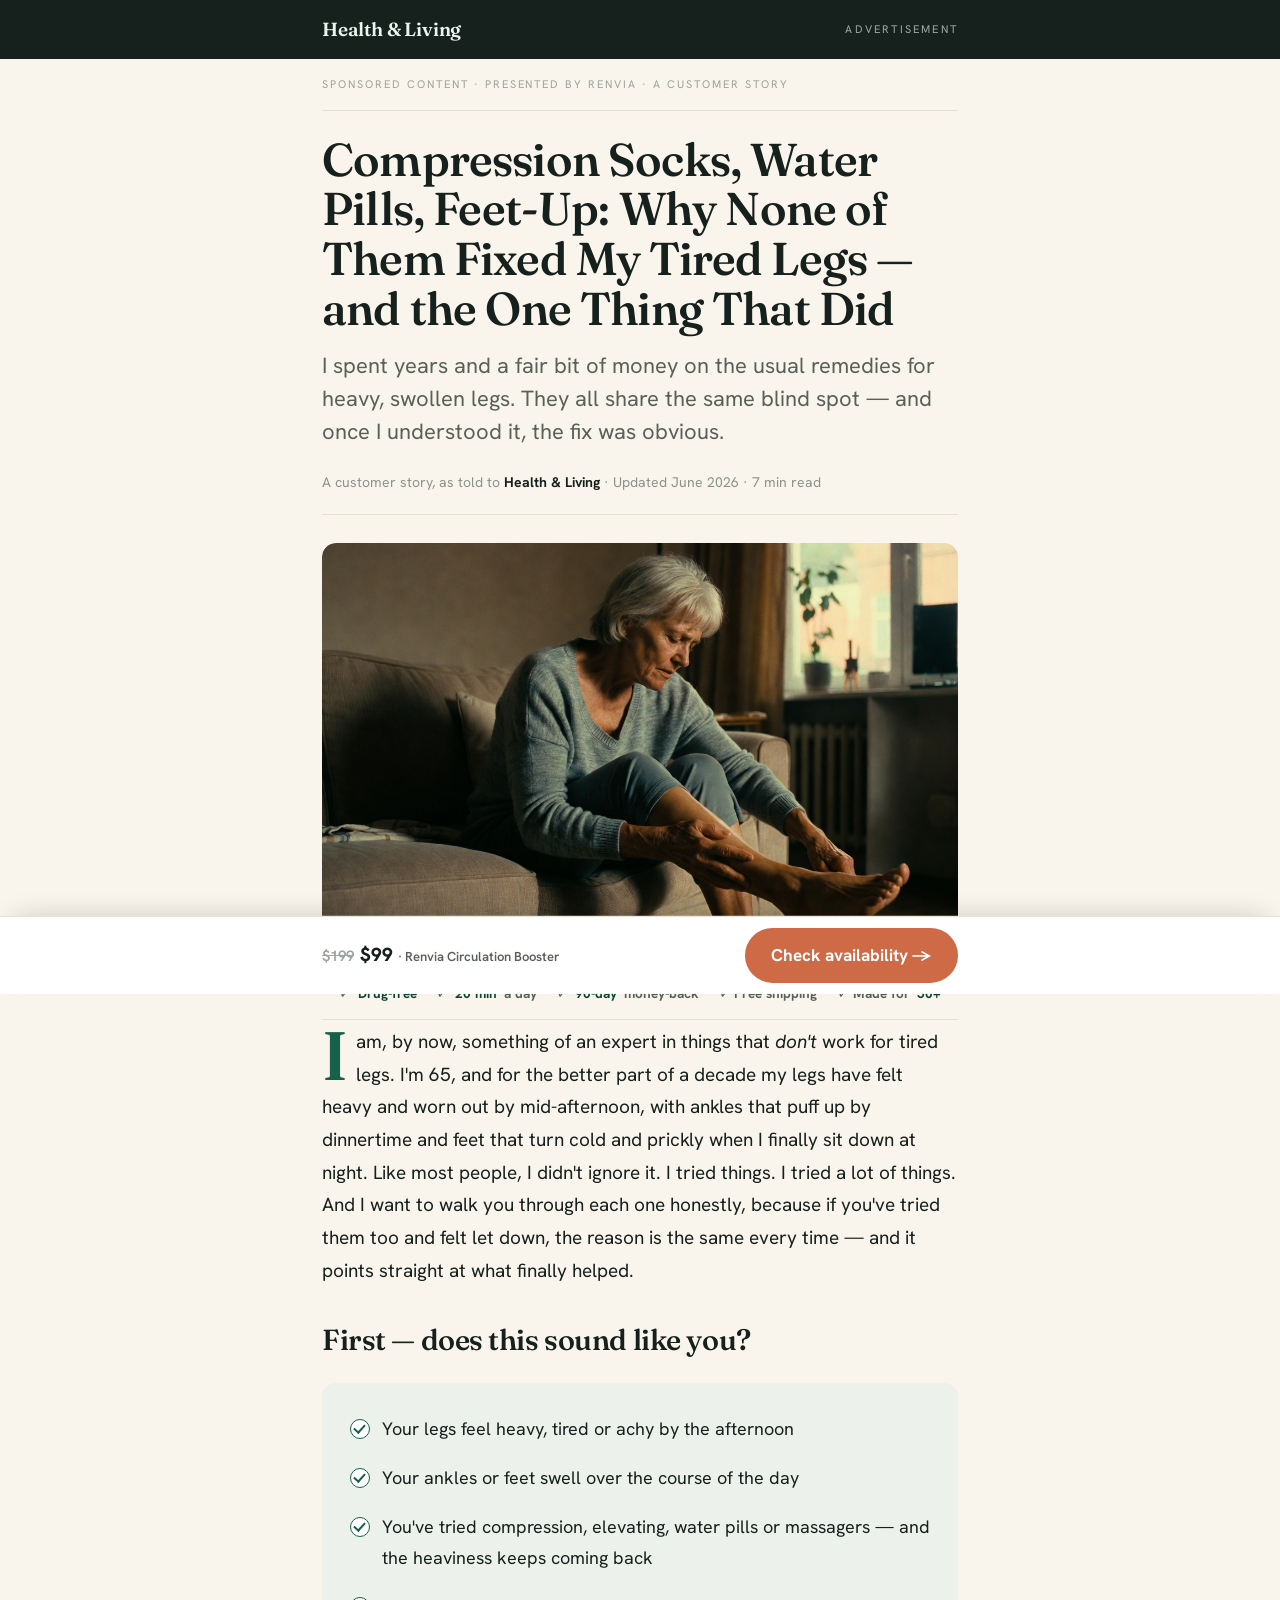
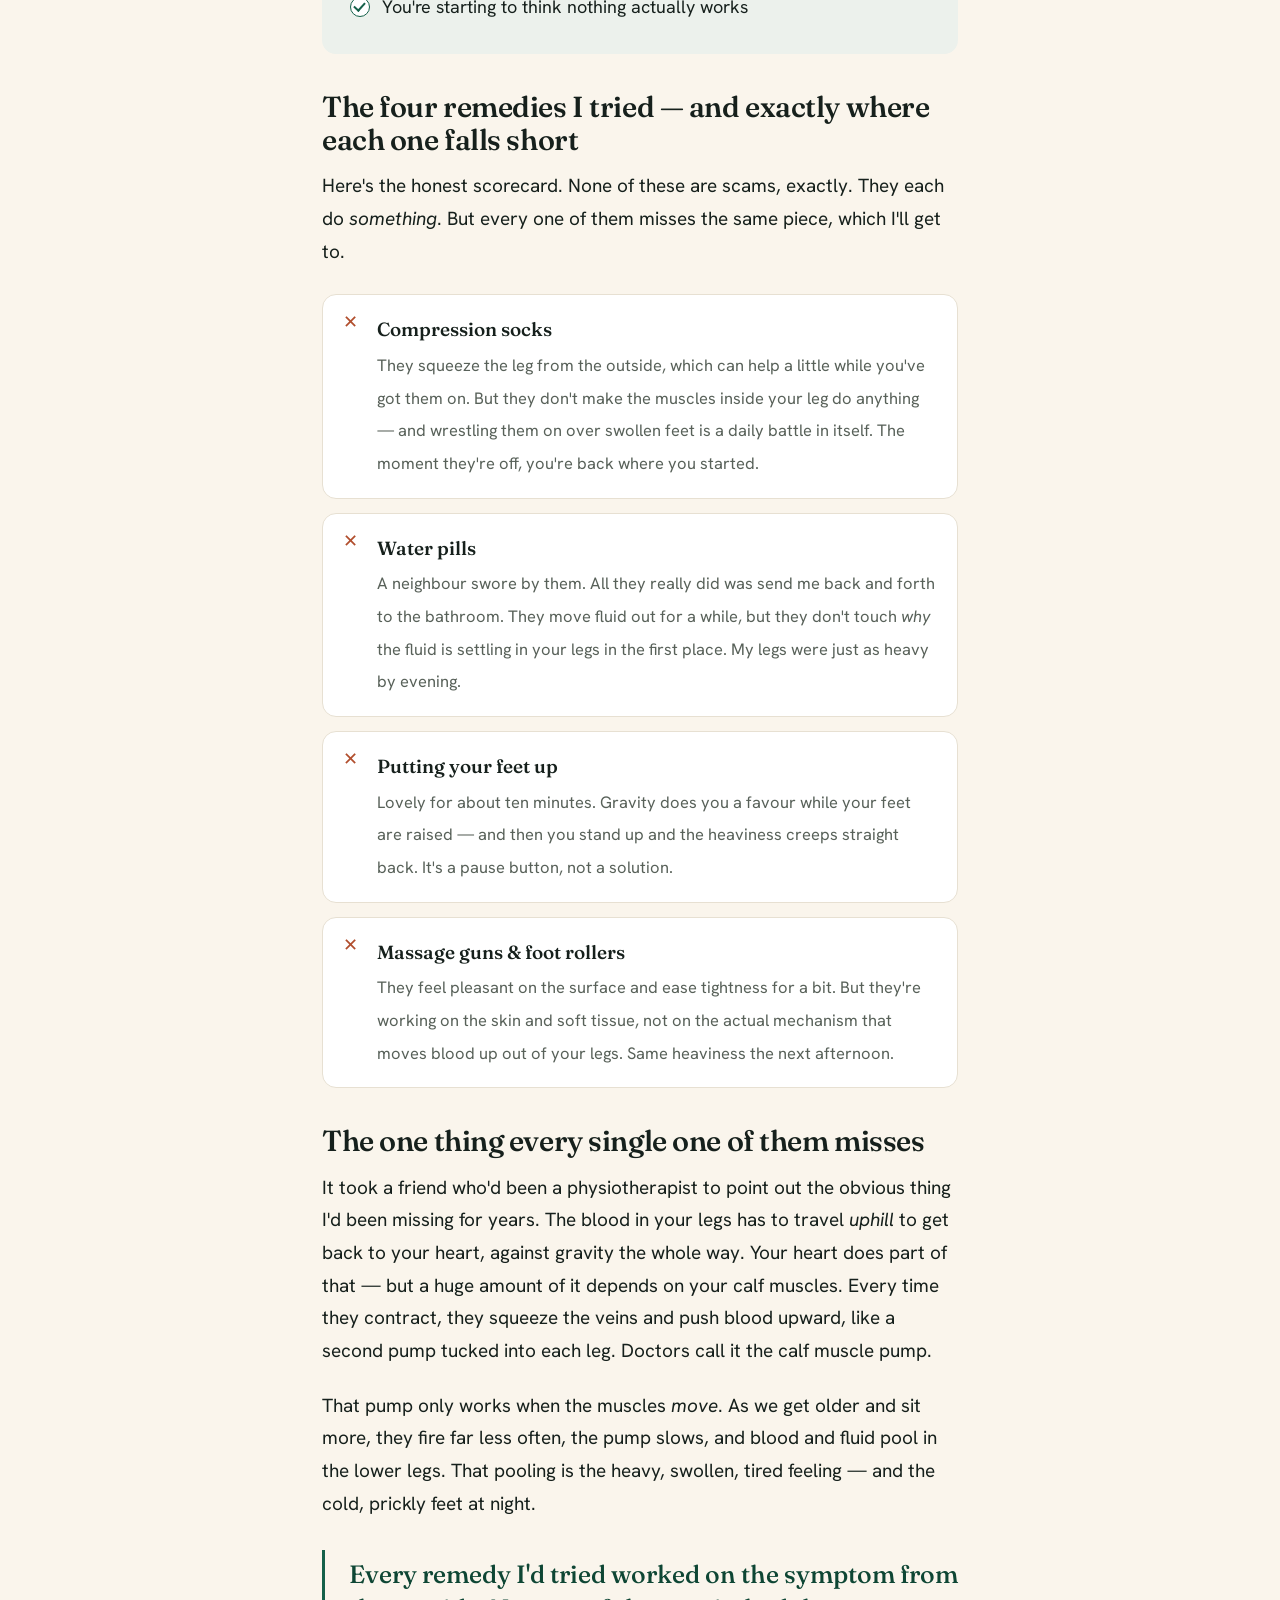
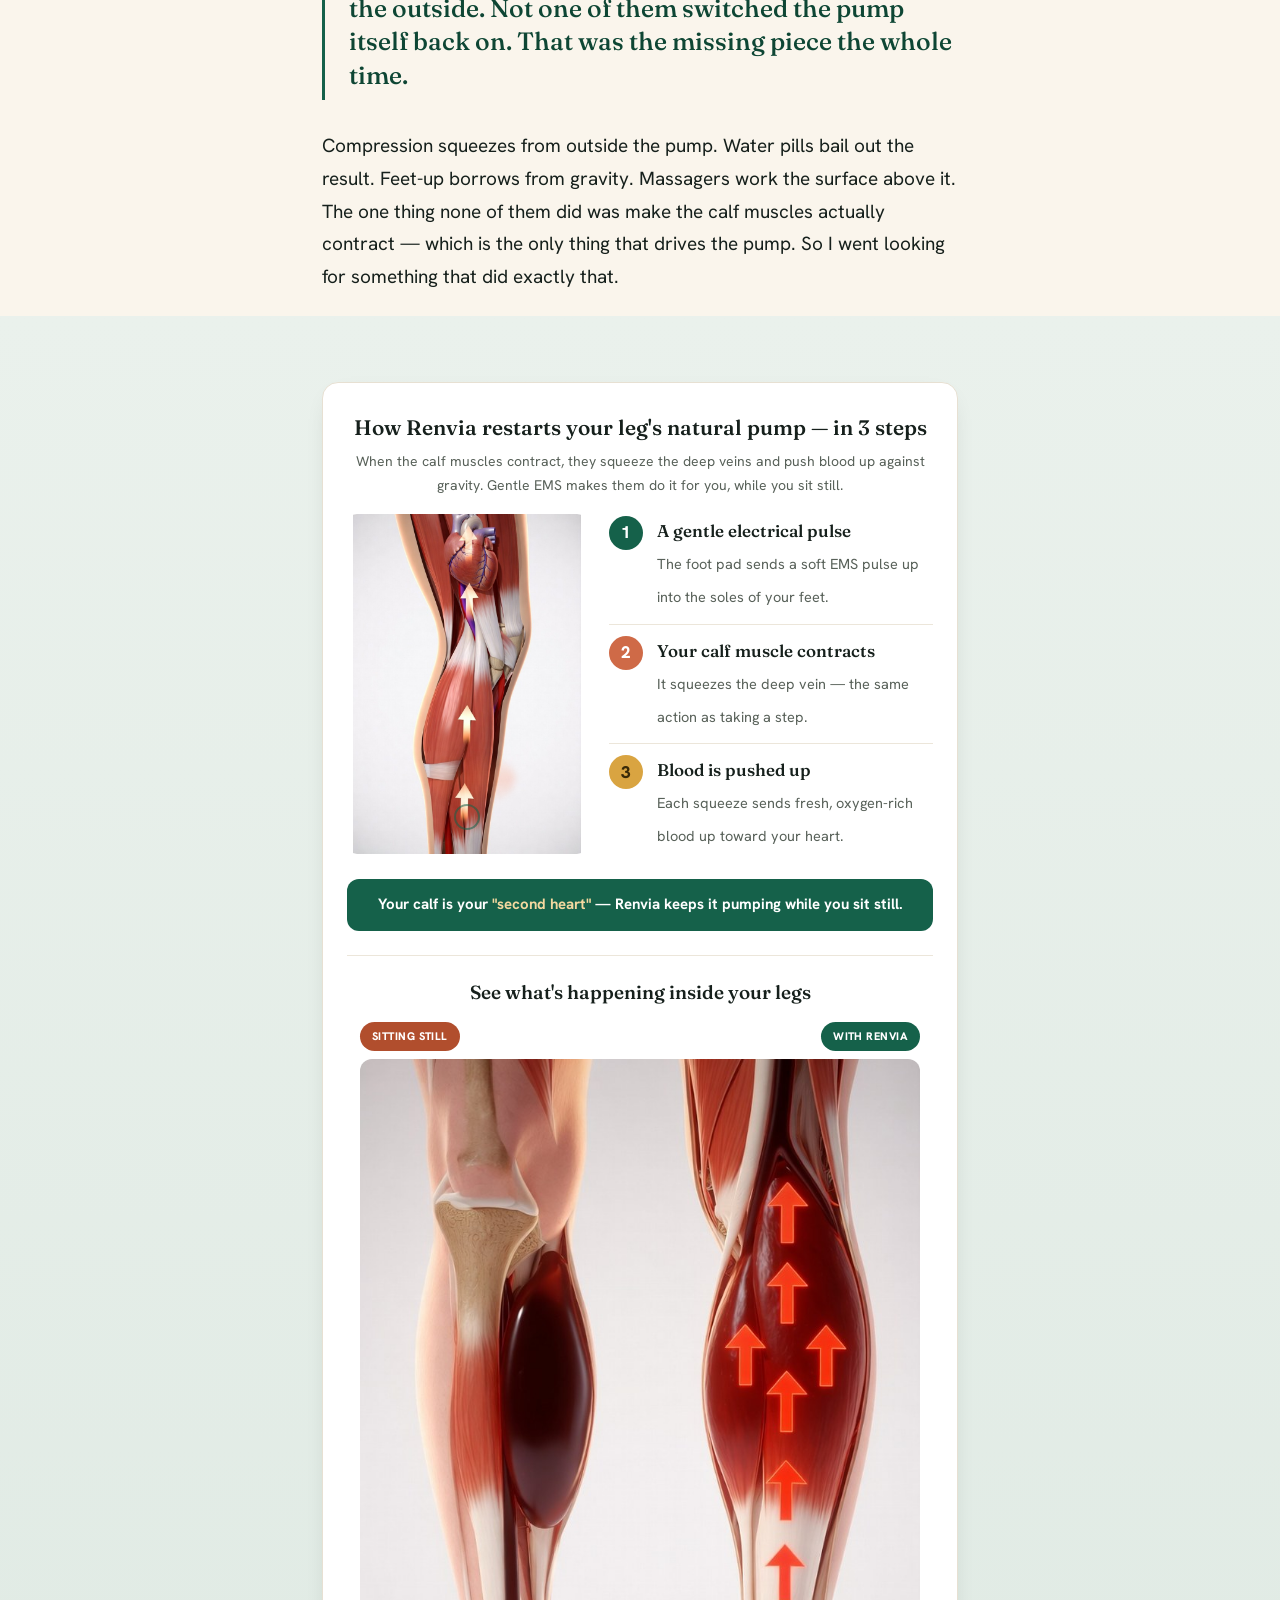
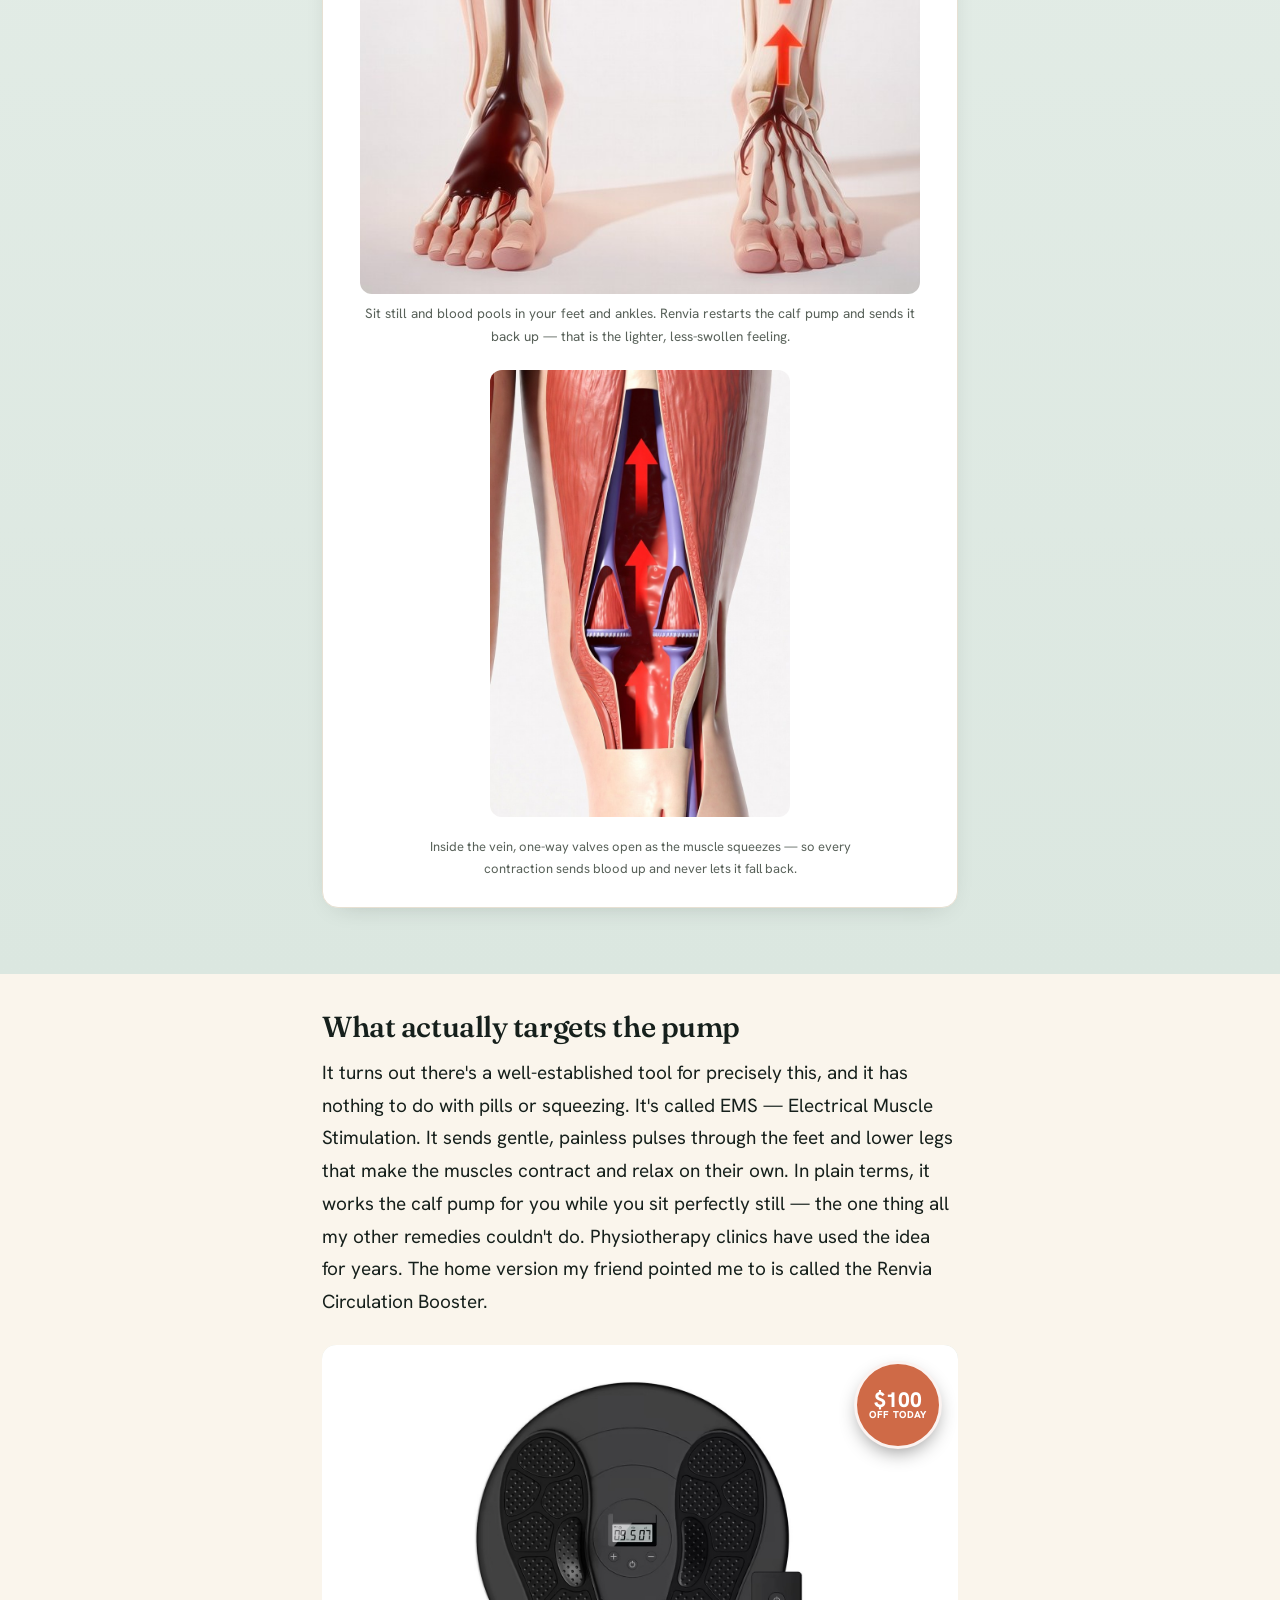
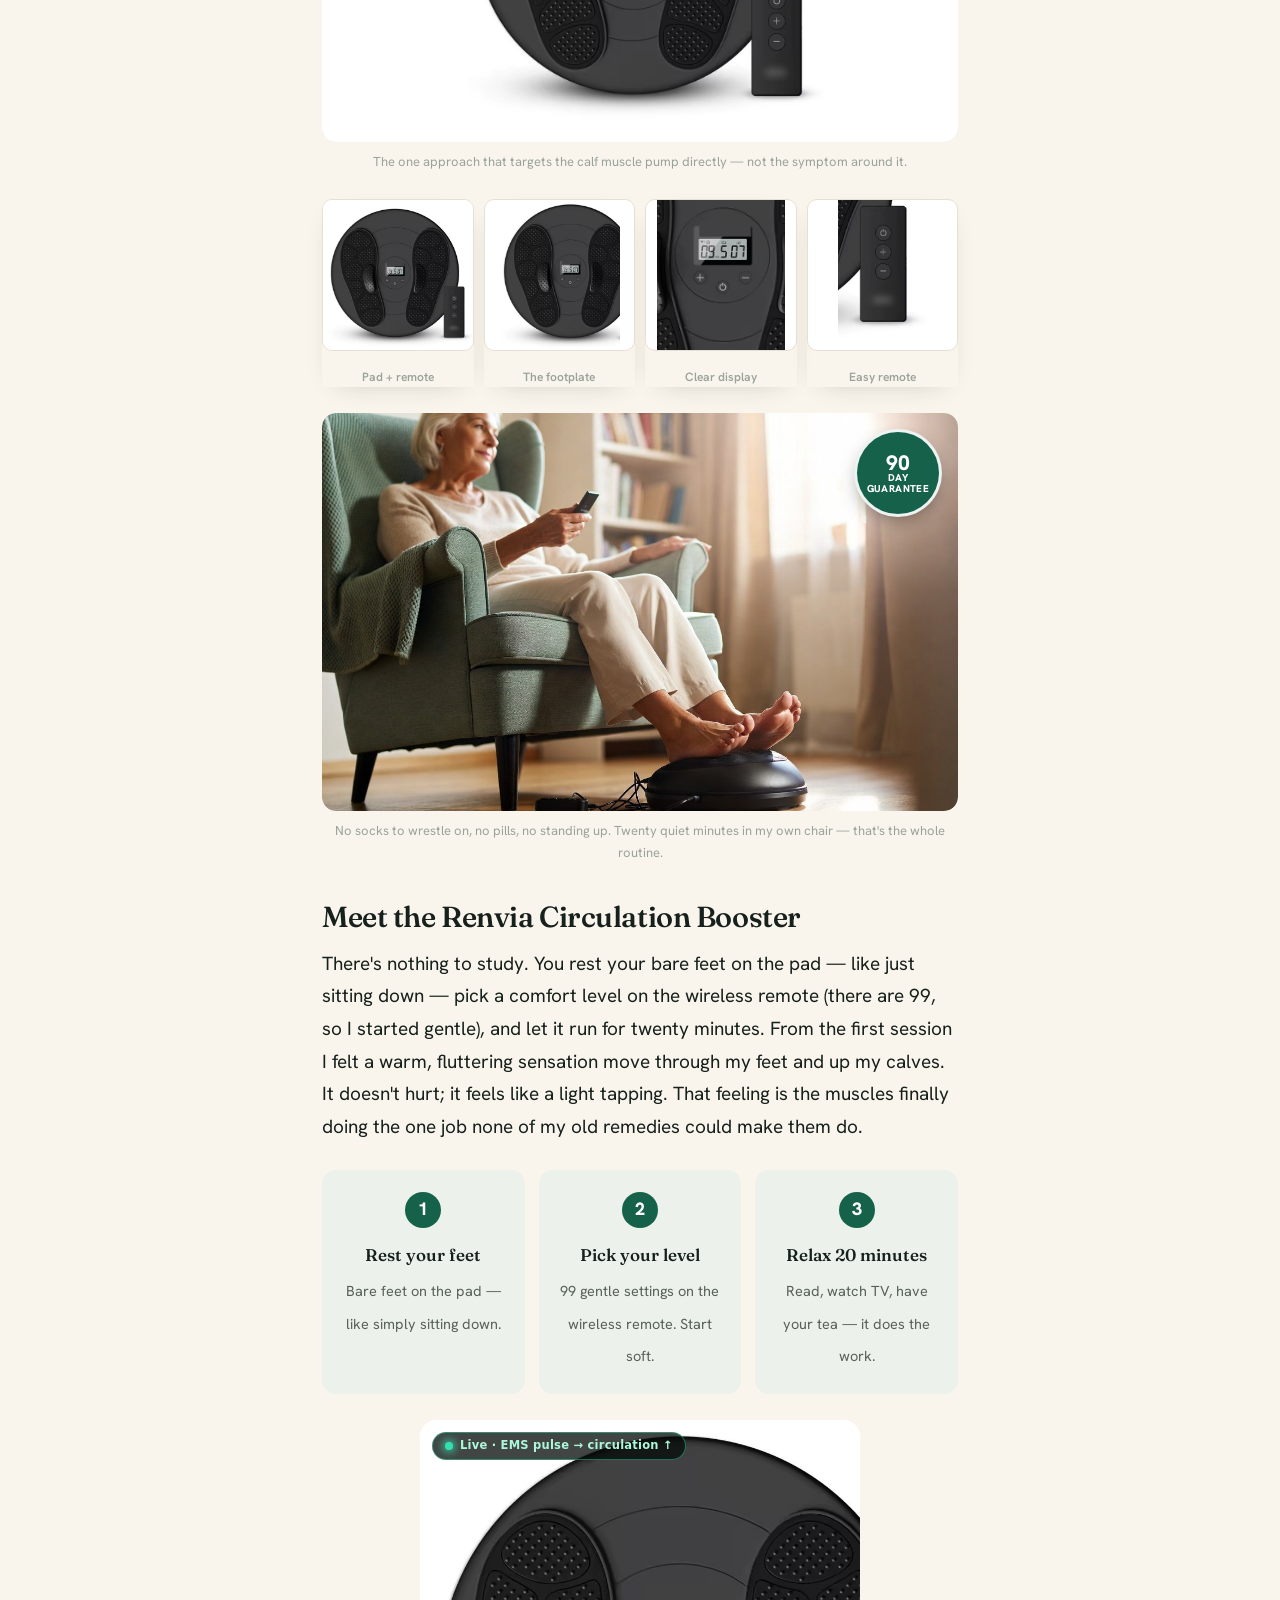
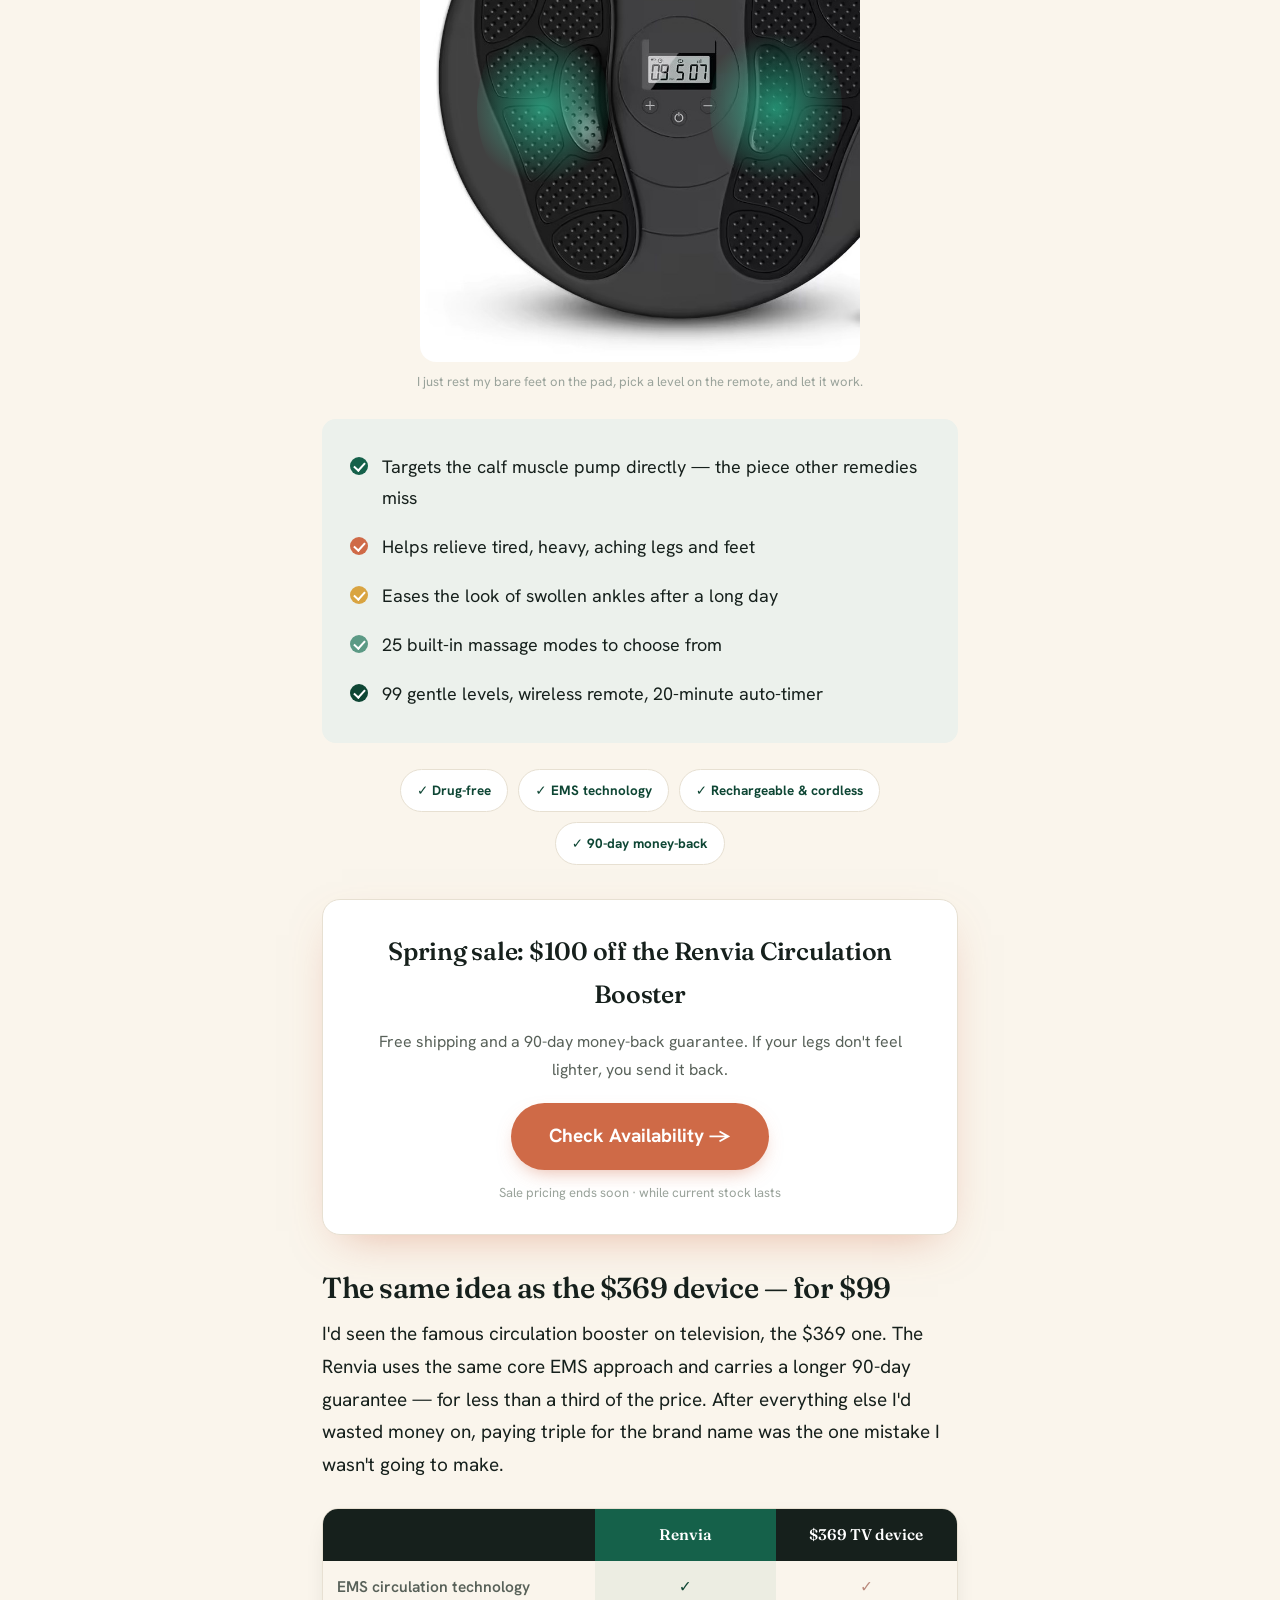
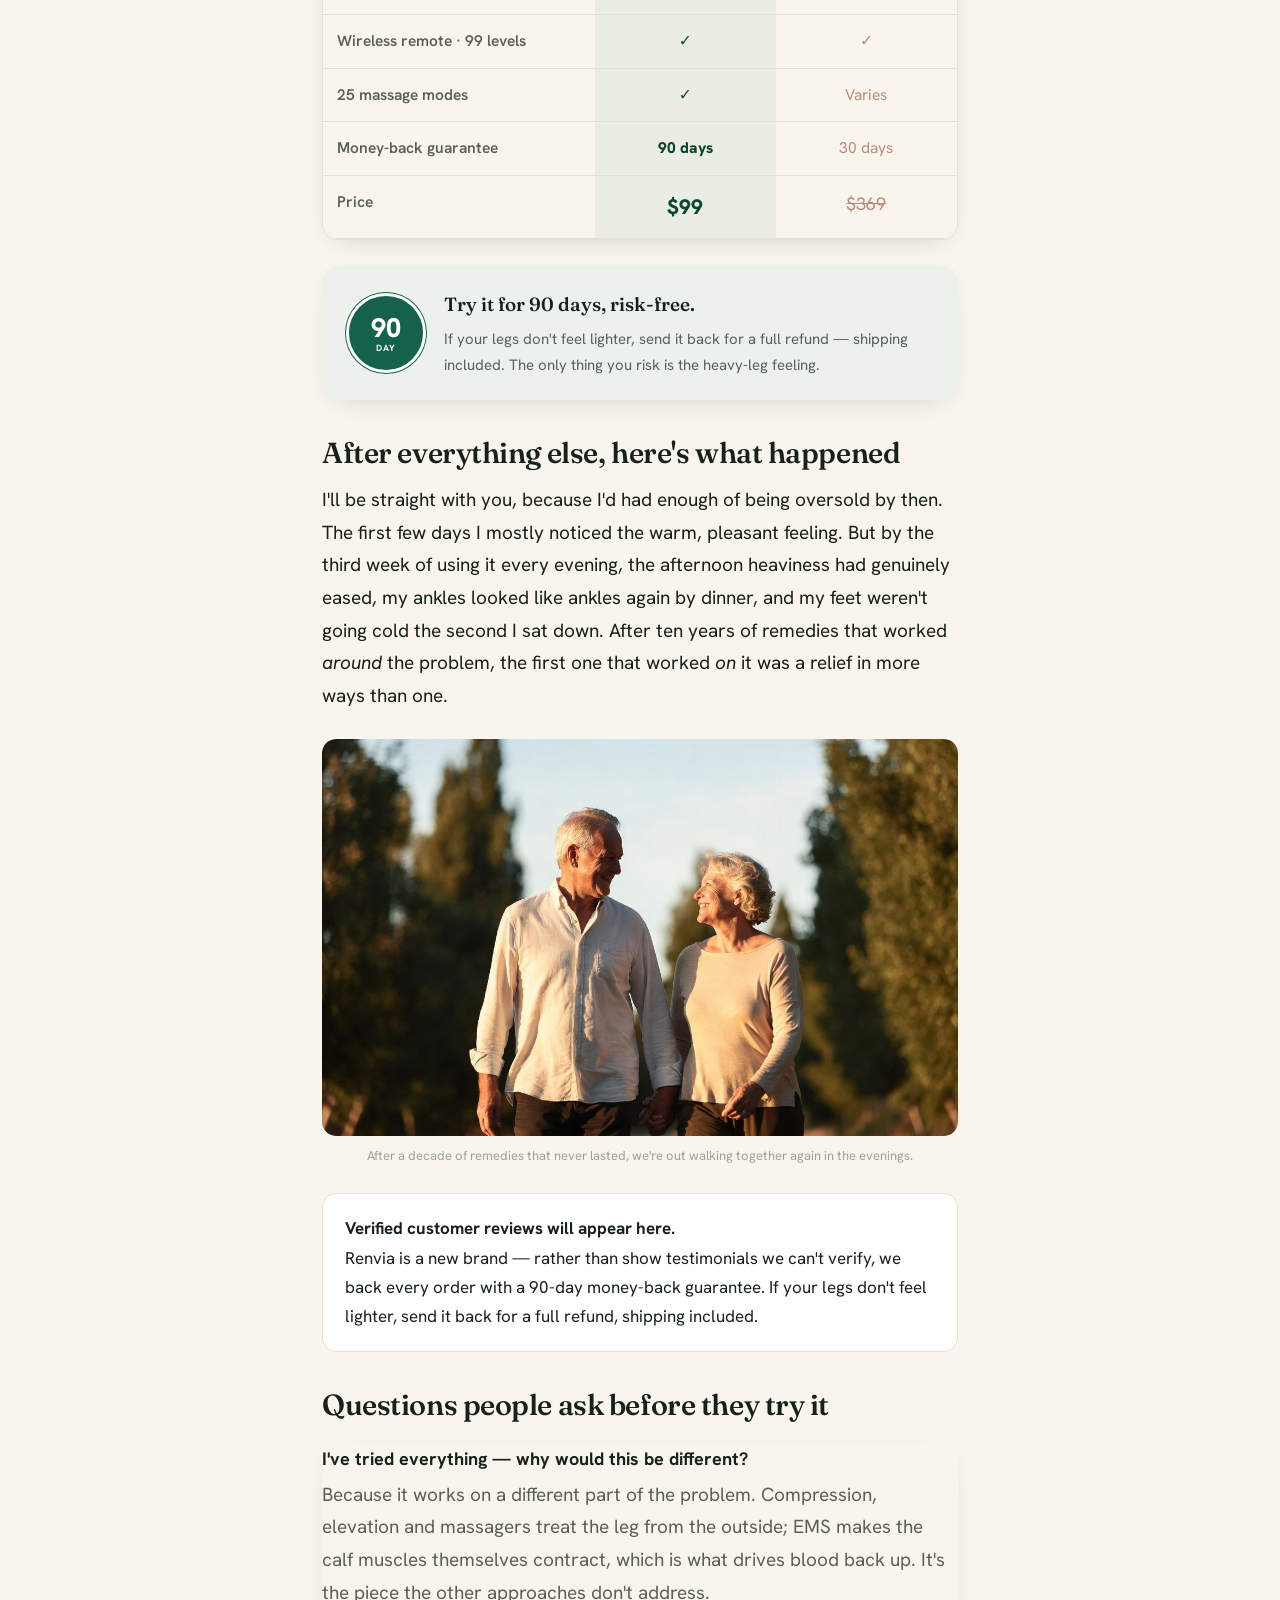
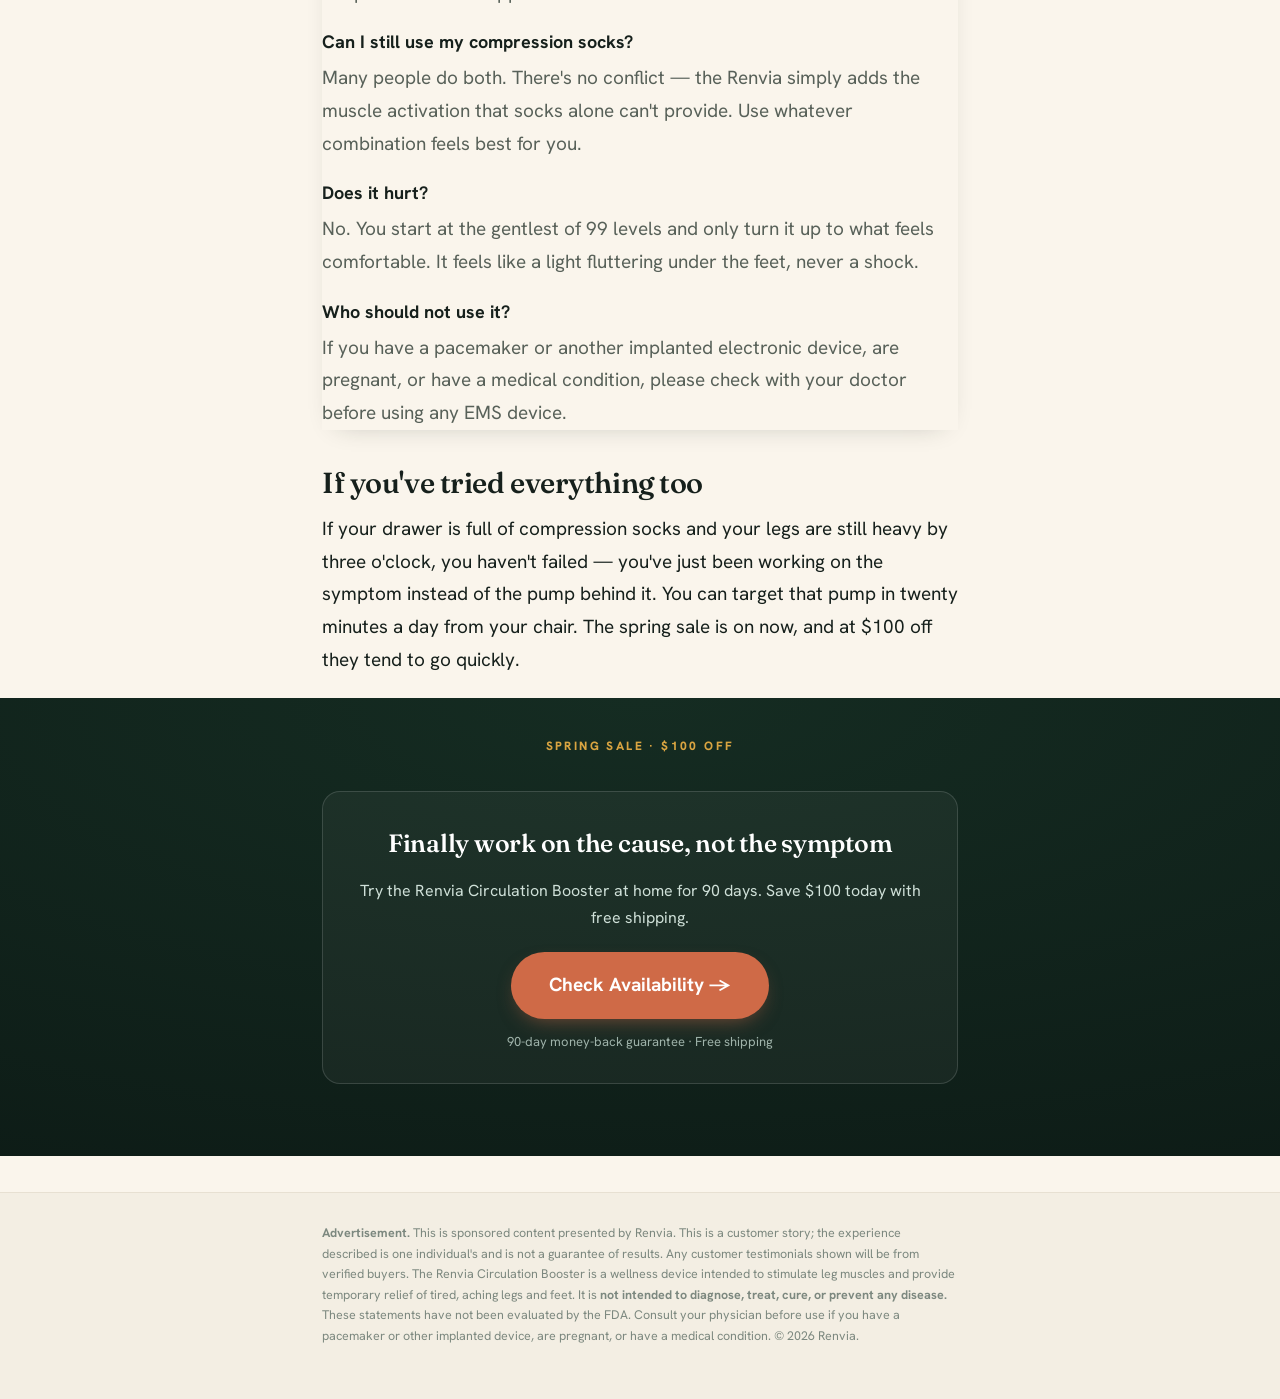
<file: advertorial-4-remedies.html>
<!DOCTYPE html>
<html lang="en">
<head>
<meta charset="utf-8">
<meta name="viewport" content="width=device-width,initial-scale=1">
<title>Compression Socks, Water Pills, Feet-Up: Why None of Them Fix Tired Legs — and the One Thing That Did</title>
<meta name="description" content="If you've tried compression socks, water pills, elevating your feet and massage guns and your legs are still heavy, you've been missing one piece — the calf muscle pump. Here's how to target it.">
<link rel="preconnect" href="https://fonts.googleapis.com">
<link rel="preconnect" href="https://fonts.gstatic.com" crossorigin>
<link href="https://fonts.googleapis.com/css2?family=Fraunces:opsz,wght@9..144,400..600&family=Hanken+Grotesk:wght@400;500;600;700;800&display=swap" rel="stylesheet">
<link rel="icon" type="image/svg+xml" href="favicon.svg">
<meta property="og:type" content="article">
<meta property="og:title" content="Compression Socks, Water Pills, Feet-Up: Why None Fixed My Tired Legs — and the One Thing That Did">
<meta property="og:description" content="Every common remedy misses one thing — the calf muscle pump. Here's the approach that targets it.">
<meta property="og:image" content="assets/adv-open.jpg">
<meta name="twitter:card" content="summary_large_image">
<!-- ANALYTICS-PLACEHOLDER: drop real IDs before launch (GA4 + Taboola/Outbrain/Meta). Commented out until IDs added.
<script async src="https://www.googletagmanager.com/gtag/js?id=G-XXXXXXX"></script>
<script>window.dataLayer=window.dataLayer||[];function gtag(){dataLayer.push(arguments);}gtag('js',new Date());gtag('config','G-XXXXXXX');</script>
-->
<style>
  :root{--bone:#FBF8F2;--ink:#16201C;--soft:#586159;--line:#E7E0D2;--teal:#15614A;--teal-d:#0E4634;--mint:#ECF1EC;--coral:#CF6A47;--coral-d:#B14E2D;--gold:#D9A441;
    --sans:"Hanken Grotesk",system-ui,-apple-system,Helvetica,Arial,sans-serif;--serif:"Fraunces",Georgia,serif;}
  *{box-sizing:border-box;margin:0;padding:0;}
  body{font-family:var(--sans);color:var(--ink);background:var(--bone);font-size:19px;line-height:1.72;-webkit-font-smoothing:antialiased;}
  .pubbar{background:var(--ink);color:#EAF3EE;}
  .pubbar .in{max-width:680px;margin:0 auto;padding:13px 22px;display:flex;justify-content:space-between;align-items:center;font-size:13px;}
  .pubbar .logo{font-family:var(--serif);font-weight:600;font-size:19px;letter-spacing:-.01em;}
  .pubbar .adv{opacity:.65;text-transform:uppercase;font-size:11px;letter-spacing:.2em;}
  .wrap{max-width:680px;margin:0 auto;padding:0 22px;}
  .adlabel{font-size:11px;letter-spacing:.18em;text-transform:uppercase;color:#9aa39b;border-bottom:1px solid var(--line);padding:16px 0;}
  h1{font-family:var(--serif);font-optical-sizing:auto;font-weight:560;font-size:clamp(30px,5.4vw,46px);line-height:1.08;letter-spacing:-.018em;margin:24px 0 16px;}
  .dek{font-size:22px;color:var(--soft);line-height:1.5;margin-bottom:22px;}
  .byline{font-size:14px;color:#8a938b;border-bottom:1px solid var(--line);padding-bottom:20px;margin-bottom:28px;}
  .byline b{color:var(--ink);font-weight:700;}
  p{margin:0 0 22px;}
  em{font-style:italic;}
  .figure{margin:26px 0;}
  .ph{position:relative;background:linear-gradient(150deg,var(--mint),#DCE7E0);border-radius:14px;aspect-ratio:16/10;display:flex;align-items:center;justify-content:center;text-align:center;color:var(--teal-d);font-weight:700;overflow:hidden;}
  .ph img{position:absolute;inset:0;width:100%;height:100%;object-fit:cover;border-radius:14px;}
  .ph:has(img)>div{display:none;}
  .cap{font-size:13px;color:#9aa39b;margin-top:9px;text-align:center;}
  h2{font-family:var(--serif);font-weight:560;font-size:29px;letter-spacing:-.015em;margin:36px 0 14px;line-height:1.15;}
  .pull{font-family:var(--serif);font-size:25px;line-height:1.34;color:var(--teal-d);border-left:3px solid var(--teal);padding:8px 0 8px 24px;margin:30px 0;font-weight:500;}
  .check{background:var(--mint);border-radius:14px;padding:22px 28px;margin:26px 0;}
  .check li{list-style:none;padding:9px 0 9px 32px;position:relative;font-size:18px;}
  .check li:before{content:"";position:absolute;left:0;top:14px;width:18px;height:18px;border-radius:99px;background:#fff;border:1.5px solid var(--teal);}
  .check li:after{content:"";position:absolute;left:6px;top:17px;width:5px;height:9px;border:solid var(--teal);border-width:0 2px 2px 0;transform:rotate(42deg);}
  /* teardown cards */
  .teardown{margin:26px 0;}
  .td{background:#fff;border:1px solid var(--line);border-radius:14px;padding:18px 22px;margin:14px 0;position:relative;padding-left:54px;}
  .td:before{content:"✕";position:absolute;left:20px;top:18px;width:22px;height:22px;color:var(--coral-d);font-weight:800;font-size:18px;line-height:1;}
  .td b{font-family:var(--serif);font-weight:560;font-size:19px;display:block;margin-bottom:3px;color:var(--ink);}
  .td span{color:var(--soft);font-size:16.5px;}
  .cta-box{background:#fff;border:1px solid var(--line);border-radius:18px;padding:30px;margin:34px 0;text-align:center;}
  .cta-box h3{font-family:var(--serif);font-weight:560;font-size:25px;margin-bottom:12px;letter-spacing:-.01em;}
  .cta-box p{font-size:16px;color:var(--soft);margin-bottom:20px;}
  .btn{display:inline-block;background:var(--coral);color:#fff;font-family:var(--sans);font-weight:700;font-size:19px;padding:17px 38px;border-radius:999px;text-decoration:none;}
  .btn:hover{background:var(--coral-d);}
  .ctasub{font-size:13px;color:#9aa39b;margin-top:12px;}
  .benefits{background:var(--mint);border-radius:14px;padding:24px 28px;margin:26px 0;}
  .benefits li{list-style:none;padding:9px 0 9px 32px;position:relative;font-size:18px;}
  .benefits li:before{content:"";position:absolute;left:0;top:14px;width:18px;height:18px;border-radius:99px;background:#fff;border:1.5px solid var(--teal);}
  .benefits li:after{content:"";position:absolute;left:6px;top:17px;width:5px;height:9px;border:solid var(--teal);border-width:0 2px 2px 0;transform:rotate(42deg);}
  .review{background:#fff;border:1px solid var(--line);border-radius:14px;padding:20px 22px;margin:16px 0;font-size:17px;}
  .review .s{color:var(--gold);letter-spacing:1px;}
  .review .w{color:#8a938b;font-size:13px;margin-top:8px;font-weight:600;}
  .faq{margin:22px 0;}
  .faq .q{font-weight:700;font-size:18px;margin:18px 0 4px;color:var(--ink);}
  .faq .ans{color:var(--soft);}
  .foot{background:#F3EEE3;color:#7C887F;font-size:12.5px;line-height:1.65;padding:30px 0;margin-top:36px;border-top:1px solid var(--line);}
  /* === rich visual components (2026-06-02) === */
  .diagram{background:#fff;border:1px solid var(--line);border-radius:16px;padding:26px 24px;margin:28px 0;}
  .diagram h4{font-family:var(--serif);font-weight:560;font-size:21px;text-align:center;margin-bottom:4px;}
  .diagram .sub{text-align:center;color:var(--soft);font-size:14px;margin-bottom:8px;}
  .diagram svg{width:100%;height:auto;display:block;}
  .steps3{display:grid;grid-template-columns:repeat(3,1fr);gap:14px;margin:26px 0;}
  .steps3 .s{background:var(--mint);border-radius:14px;padding:22px 16px;text-align:center;}
  .steps3 .num{width:36px;height:36px;border-radius:99px;background:var(--teal);color:#fff;font-weight:800;display:flex;align-items:center;justify-content:center;margin:0 auto 12px;font-size:18px;}
  .steps3 .s b{font-family:var(--serif);font-weight:560;font-size:17px;display:block;margin-bottom:5px;}
  .steps3 .s span{font-size:14.5px;color:var(--soft);line-height:1.5;}
  .gallery2{display:grid;grid-template-columns:repeat(4,1fr);gap:10px;margin:16px 0 6px;}
  .gallery2 figure{margin:0;}
  .gallery2 img{width:100%;aspect-ratio:1;object-fit:contain;border-radius:10px;border:1px solid var(--line);background:#fff;}
  .gallery2 figcaption{font-size:12px;color:#9aa39b;text-align:center;margin-top:5px;font-weight:600;}
  .vsg{margin:26px 0;border:1px solid var(--line);border-radius:16px;overflow:hidden;font-size:15.5px;}
  .vsg .row{display:grid;grid-template-columns:1.5fr 1fr 1fr;}
  .vsg .row>div{padding:13px 14px;border-bottom:1px solid var(--line);}
  .vsg .head>div{background:var(--ink);color:#fff;font-family:var(--serif);font-weight:560;border-bottom:none;text-align:center;}
  .vsg .head .uscol{background:var(--teal);}
  .vsg .lab{color:var(--soft);font-weight:600;}
  .vsg .us{background:rgba(21,97,74,.06);font-weight:800;color:var(--teal-d);text-align:center;}
  .vsg .them{text-align:center;color:#b9897c;}
  .vsg .price .us{font-size:21px;}
  .vsg .price .them{font-size:18px;text-decoration:line-through;}
  .badges{display:flex;flex-wrap:wrap;gap:10px;justify-content:center;margin:22px 0;}
  .badges .b{display:flex;align-items:center;gap:7px;background:#fff;border:1px solid var(--line);border-radius:99px;padding:9px 16px;font-size:13.5px;font-weight:700;color:var(--teal-d);}
  .badges .b svg{flex:none;}
  .seal{display:flex;align-items:center;gap:18px;background:var(--mint);border-radius:16px;padding:22px 24px;margin:26px 0;}
  .seal .circ{flex:none;width:80px;height:80px;border-radius:99px;background:var(--teal);color:#fff;display:flex;flex-direction:column;align-items:center;justify-content:center;line-height:1;text-align:center;border:3px solid #fff;box-shadow:0 0 0 1px var(--teal);}
  .seal .circ b{font-size:27px;font-weight:800;}
  .seal .circ span{font-size:9px;letter-spacing:.08em;margin-top:3px;font-weight:700;}
  .seal .txt b{font-family:var(--serif);font-weight:560;font-size:19px;}
  .seal .txt p{font-size:15px;color:var(--soft);margin:5px 0 0;}
  .probwrap{display:grid;grid-template-columns:1fr 1fr;gap:12px;margin:22px 0;}
  .probcard{background:#fff;border:1px solid var(--line);border-left:4px solid var(--coral);border-radius:12px;padding:14px 16px;}
  .probcard b{font-family:var(--serif);font-weight:560;font-size:16.5px;color:var(--ink);}
  .probcard span{display:block;color:var(--soft);font-size:14.5px;margin-top:2px;}
  @media(max-width:560px){.steps3{grid-template-columns:1fr}.gallery2{grid-template-columns:repeat(2,1fr)}.probwrap{grid-template-columns:1fr}.vsg{font-size:14px}.vsg .row{grid-template-columns:1.3fr .85fr .85fr}}
  /* === design-craft pass (gan-design r1): depth, bands, sticky CTA, motion === */
  body{background:#FAF5EC;}
  .diagram,.vsg,.seal,.faq,.gallery2 figure{box-shadow:0 8px 26px -16px rgba(22,32,28,.30);}
  .cta-box{box-shadow:0 16px 44px -20px rgba(207,106,71,.50);}
  .cta-box .btn{box-shadow:0 8px 20px -8px rgba(207,106,71,.55);transition:transform .15s,box-shadow .15s;}
  .cta-box .btn:hover{transform:translateY(-2px);box-shadow:0 13px 28px -8px rgba(207,106,71,.7);}
  .lead-in:first-letter{font-family:var(--serif);font-weight:600;font-size:3.6em;line-height:.78;float:left;margin:.05em .12em 0 0;color:var(--teal);}
  .band{margin-left:calc(50% - 50vw);width:100vw;}
  .band .band-in{max-width:680px;margin:0 auto;padding:38px 22px;}
  .band-ink{background:radial-gradient(120% 120% at 50% 0,#152c22,#0d1b16);}
  .band-ink .cta-box{background:rgba(255,255,255,.045);border-color:rgba(255,255,255,.14);box-shadow:none;}
  .band-ink .cta-box h3{color:#fff;} .band-ink .cta-box p{color:#cfe0d8;}
  .eyb{display:block;text-align:center;font-size:12px;letter-spacing:.2em;text-transform:uppercase;font-weight:800;color:var(--gold);margin-bottom:10px;}
  .tstrip{display:flex;flex-wrap:wrap;gap:9px 20px;justify-content:center;color:var(--soft);font-size:13.5px;font-weight:700;margin:18px 0 6px;padding:14px 0;border-top:1px solid var(--line);border-bottom:1px solid var(--line);}
  .tstrip span{display:flex;align-items:center;gap:7px;} .tstrip span b{color:var(--teal-d);}
  .reveal{opacity:0;transform:translateY(18px);transition:opacity .6s ease,transform .6s ease;}
  .reveal.vis{opacity:1;transform:none;}
  .stickybuy{position:fixed;left:0;right:0;bottom:0;background:#fff;border-top:1px solid var(--line);box-shadow:0 -10px 30px -16px rgba(0,0,0,.28);transform:translateY(120%);transition:transform .32s ease;z-index:60;}
  .stickybuy.show{transform:none;}
  .stickybuy .in{max-width:680px;margin:0 auto;padding:11px 22px;display:flex;align-items:center;justify-content:space-between;gap:14px;}
  .stickybuy .p{font-weight:800;font-size:19px;color:var(--ink);} .stickybuy .p s{color:#9aa39b;font-weight:600;font-size:15px;margin-right:6px;} .stickybuy .p small{color:var(--soft);font-weight:600;font-size:13px;}
  .stickybuy .btn{padding:13px 26px;font-size:17px;white-space:nowrap;}
  @media(max-width:560px){.stickybuy .p small{display:none;}.band .band-in{padding:28px 18px;}}
  /* === Nooro-style polish (gan-design r2): badge stickers, color band, colored icons === */
  .band-mint{background:linear-gradient(180deg,#EAF1EC,#DBE7E0);}
  .imgbadge{position:absolute;z-index:3;width:88px;height:88px;border-radius:99px;display:flex;flex-direction:column;align-items:center;justify-content:center;text-align:center;line-height:1.05;font-weight:800;color:#fff;box-shadow:0 8px 20px -6px rgba(0,0,0,.45);border:3px solid rgba(255,255,255,.92);font-size:10px;letter-spacing:.04em;padding:6px;text-transform:uppercase;}
  .imgbadge b{font-size:21px;font-weight:800;display:block;letter-spacing:0;line-height:1;}
  .imgbadge.teal{background:var(--teal);} .imgbadge.coral{background:var(--coral);} .imgbadge.gold{background:var(--gold);color:#3a2a08;}
  .imgbadge.tr{top:16px;right:16px;} .imgbadge.tl{top:16px;left:16px;} .imgbadge.bl{bottom:16px;left:16px;}
  .ph:has(img)>.imgbadge{display:flex;}
  .benefits li:before{border:none;}
  .benefits li:after{border-color:#fff;}
  .benefits li:nth-child(5n+1):before{background:var(--teal);}
  .benefits li:nth-child(5n+2):before{background:var(--coral);}
  .benefits li:nth-child(5n+3):before{background:var(--gold);}
  .benefits li:nth-child(5n+4):before{background:#5C9A85;}
  .benefits li:nth-child(5n+5):before{background:var(--teal-d);}
  /* === explanatory mechanism infographic (2026-06-05) === */
  .explgrid{display:grid;grid-template-columns:.85fr 1.15fr;gap:22px;align-items:center;margin-top:6px;}
  .explgrid .legimg{width:100%;max-height:340px;object-fit:contain;display:block;margin:0 auto;}
  .esteps{display:flex;flex-direction:column;}
  .estep{display:flex;gap:14px;align-items:flex-start;padding:11px 0;}
  .estep+.estep{border-top:1px solid #ECE6DA;}
  .estep .en{flex:none;width:34px;height:34px;border-radius:99px;color:#fff;font-weight:800;display:flex;align-items:center;justify-content:center;font-size:17px;}
  .estep:nth-child(1) .en{background:#15614A;} .estep:nth-child(2) .en{background:#CF6A47;} .estep:nth-child(3) .en{background:#D9A441;color:#3a2a08;}
  .estep b{font-family:Fraunces,Georgia,serif;font-weight:560;font-size:17px;display:block;margin-bottom:2px;}
  .estep span{font-size:14.5px;color:#586159;line-height:1.5;}
  .explbanner{margin-top:16px;background:#15614A;color:#fff;border-radius:12px;padding:13px 18px;text-align:center;font-weight:700;font-size:15px;}
  .explbanner b{color:#F4D9A0;}
  @media(max-width:560px){.explgrid{grid-template-columns:1fr;gap:10px;}.explgrid .legimg{max-height:300px;}}
  /* === mechanism animation (2026-06-05) === */
  .legwrap{position:relative;display:inline-block;line-height:0;}
  .legwrap .legimg{position:relative;z-index:1;}
  .legwrap .flow{position:absolute;left:50%;bottom:16%;width:11px;height:11px;margin-left:-5px;border-radius:99px;background:radial-gradient(circle at 40% 35%,#ff8a63,#c8401c);box-shadow:0 0 10px 2px rgba(255,90,50,.65);z-index:2;opacity:0;animation:flowup 2.6s ease-in infinite;}
  .legwrap .flow:nth-of-type(3){animation-delay:.9s;left:47%;}
  .legwrap .flow:nth-of-type(4){animation-delay:1.8s;left:53%;}
  @keyframes flowup{0%{opacity:0;transform:translateY(0) scale(.5);}12%{opacity:.95;}80%{opacity:.85;}100%{opacity:0;transform:translateY(-250px) scale(1);}}
  .legwrap .ems{position:absolute;left:50%;bottom:7%;width:26px;height:26px;margin-left:-13px;border-radius:99px;border:2px solid rgba(21,97,74,.55);z-index:2;animation:emspulse 2.6s ease-out infinite;}
  @keyframes emspulse{0%{transform:scale(.35);opacity:.85;}70%{opacity:0;}100%{transform:scale(2.4);opacity:0;}}
  @media(prefers-reduced-motion:reduce){.legwrap .flow,.legwrap .ems{display:none;}}
  /* === extra motion (2026-06-05) === */
  @keyframes badgefloat{0%,100%{transform:translateY(0) rotate(-2deg);}50%{transform:translateY(-6px) rotate(2deg);}}
  .imgbadge{animation:badgefloat 3.4s ease-in-out infinite;}
  @keyframes ctaglow{0%,100%{box-shadow:0 10px 26px -10px rgba(207,106,71,.5);}50%{box-shadow:0 16px 36px -8px rgba(207,106,71,.9);}}
  .cta-box .btn{animation:ctaglow 2.4s ease-in-out infinite;}
  @keyframes numpop{0%,100%{transform:scale(1);}50%{transform:scale(1.13);}}
  .estep .en{animation:numpop 2.6s ease-in-out infinite;}
  .estep:nth-child(2) .en{animation-delay:.45s;} .estep:nth-child(3) .en{animation-delay:.9s;}
  .bawrap{position:relative;display:block;line-height:0;}
  .bawrap .bflow{position:absolute;left:72%;bottom:14%;width:10px;height:10px;margin-left:-5px;border-radius:99px;background:radial-gradient(circle at 40% 35%,#ff8a63,#c8401c);box-shadow:0 0 9px 2px rgba(255,90,50,.6);z-index:2;opacity:0;animation:flowup 2.4s ease-in infinite;}
  .bawrap .bflow:nth-of-type(3){animation-delay:1.2s;left:75%;}
  @media(prefers-reduced-motion:reduce){.imgbadge,.cta-box .btn,.estep .en,.bawrap .bflow{animation:none!important;}}
</style>
<style>
/* === product simulation overlay + richer mechanism (2026-06-08) === */
.simwrap{position:relative;display:block;width:100%;max-width:440px;margin:0 auto;line-height:0;border-radius:16px;overflow:hidden;background:#fff;}
.simwrap>img{width:100%;display:block;}
.simwrap .sim-glow{position:absolute;width:30%;height:34%;margin:-17% 0 0 -15%;border-radius:50%;background:radial-gradient(circle,rgba(52,224,176,.6),rgba(52,224,176,0) 66%);animation:simglow 1.6s ease-in-out infinite;pointer-events:none;}
.simwrap .sim-glow.l{left:28%;top:50%;} .simwrap .sim-glow.r{left:81%;top:50%;animation-delay:.5s;}
@keyframes simglow{0%,100%{opacity:.14;transform:scale(.8);}50%{opacity:.68;transform:scale(1.06);}}
.simwrap .sim-ring{position:absolute;width:18px;height:18px;margin:-9px 0 0 -9px;border-radius:50%;border:2px solid rgba(90,240,200,.9);opacity:0;animation:simring 2.4s ease-out infinite;pointer-events:none;}
.simwrap .sim-ring.l{left:28%;top:50%;} .simwrap .sim-ring.r{left:81%;top:50%;}
.simwrap .sim-ring.d{animation-delay:1.2s;}
@keyframes simring{0%{opacity:.85;transform:scale(.35);}60%{opacity:.3;}100%{opacity:0;transform:scale(6);}}
.simwrap .sim-p{position:absolute;width:7px;height:7px;margin:-3px 0 0 -3px;border-radius:50%;background:radial-gradient(circle at 40% 35%,#aef7da,#27c88c);box-shadow:0 0 9px 2px rgba(52,224,176,.7);opacity:0;animation:simrise 2.8s ease-in infinite;pointer-events:none;}
@keyframes simrise{0%{opacity:0;transform:translateY(16px) scale(.5);}14%{opacity:1;}82%{opacity:.85;}100%{opacity:0;transform:translateY(-120px) scale(1);}}
.simwrap .sim-badge{position:absolute;left:12px;top:12px;display:flex;align-items:center;gap:7px;background:rgba(6,12,10,.76);color:#aef7da;font:600 11.5px/1 system-ui,-apple-system,sans-serif;letter-spacing:.02em;padding:7px 12px;border-radius:999px;border:1px solid rgba(52,224,176,.45);}
.simwrap .sim-dot{width:8px;height:8px;border-radius:50%;background:#34e0b0;box-shadow:0 0 8px 2px rgba(52,224,176,.9);animation:simblink 1.2s ease-in-out infinite;}
@keyframes simblink{0%,100%{opacity:1;}50%{opacity:.25;}}
.sim-cap{text-align:center;color:#7a847c;font-size:13.5px;line-height:1.45;}
/* richer mechanism leg */
.legwrap{overflow:hidden;border-radius:10px;}
.legwrap .flow{width:13px;height:13px;margin-left:-6px;box-shadow:0 0 14px 3px rgba(255,90,50,.72);}
.legwrap .flow:nth-of-type(2){left:52%;}
.legwrap::after{content:"";position:absolute;left:34%;right:30%;bottom:14%;height:16%;background:linear-gradient(180deg,rgba(255,120,70,0),rgba(255,120,70,.22),rgba(255,120,70,0));border-radius:50%;filter:blur(3px);animation:legwave 2.6s ease-in infinite;z-index:2;pointer-events:none;}
@keyframes legwave{0%{opacity:0;transform:translateY(0);}18%{opacity:.85;}100%{opacity:0;transform:translateY(-210px);}}
@media(prefers-reduced-motion:reduce){.simwrap .sim-glow,.simwrap .sim-ring,.simwrap .sim-p,.simwrap .sim-dot,.legwrap::after{animation:none;}.simwrap .sim-glow{opacity:.5;}}
</style>
</head>
<body>

<div class="pubbar"><div class="in"><span class="logo">Health &amp; Living</span><span class="adv">Advertisement</span></div></div>

<div class="wrap">
  <div class="adlabel">Sponsored content · Presented by Renvia · A customer story</div>

  <h1>Compression Socks, Water Pills, Feet-Up: Why None of Them Fixed My Tired Legs — and the One Thing That Did</h1>
  <p class="dek">I spent years and a fair bit of money on the usual remedies for heavy, swollen legs. They all share the same blind spot — and once I understood it, the fix was obvious.</p>
  <div class="byline">A customer story, as told to <b>Health &amp; Living</b> · Updated June 2026 · 7 min read</div>

  <div class="figure"><div class="ph"><img src="assets/adv-open.jpg" alt="An older person easing tired, heavy legs at the end of the day"><div>OPENING IMAGE</div></div></div>

  <div class="tstrip">
    <span>✓ <b>Drug-free</b></span><span>✓ <b>20 min</b> a day</span><span>✓ <b>90-day</b> money-back</span><span>✓ Free shipping</span><span>✓ Made for <b>50+</b></span>
  </div>

  <p class="lead-in">I am, by now, something of an expert in things that <em>don't</em> work for tired legs. I'm 65, and for the better part of a decade my legs have felt heavy and worn out by mid-afternoon, with ankles that puff up by dinnertime and feet that turn cold and prickly when I finally sit down at night. Like most people, I didn't ignore it. I tried things. I tried a lot of things. And I want to walk you through each one honestly, because if you've tried them too and felt let down, the reason is the same every time — and it points straight at what finally helped.</p>

  <h2>First — does this sound like you?</h2>
  <div class="check"><ul>
    <li>Your legs feel heavy, tired or achy by the afternoon</li>
    <li>Your ankles or feet swell over the course of the day</li>
    <li>You've tried compression, elevating, water pills or massagers — and the heaviness keeps coming back</li>
    <li>You're starting to think nothing actually works</li>
  </ul></div>

  <h2>The four remedies I tried — and exactly where each one falls short</h2>
  <p>Here's the honest scorecard. None of these are scams, exactly. They each do <em>something</em>. But every one of them misses the same piece, which I'll get to.</p>

  <div class="teardown">
    <div class="td"><b>Compression socks</b><span>They squeeze the leg from the outside, which can help a little while you've got them on. But they don't make the muscles inside your leg do anything — and wrestling them on over swollen feet is a daily battle in itself. The moment they're off, you're back where you started.</span></div>
    <div class="td"><b>Water pills</b><span>A neighbour swore by them. All they really did was send me back and forth to the bathroom. They move fluid out for a while, but they don't touch <em>why</em> the fluid is settling in your legs in the first place. My legs were just as heavy by evening.</span></div>
    <div class="td"><b>Putting your feet up</b><span>Lovely for about ten minutes. Gravity does you a favour while your feet are raised — and then you stand up and the heaviness creeps straight back. It's a pause button, not a solution.</span></div>
    <div class="td"><b>Massage guns &amp; foot rollers</b><span>They feel pleasant on the surface and ease tightness for a bit. But they're working on the skin and soft tissue, not on the actual mechanism that moves blood up out of your legs. Same heaviness the next afternoon.</span></div>
  </div>

  <h2>The one thing every single one of them misses</h2>
  <p>It took a friend who'd been a physiotherapist to point out the obvious thing I'd been missing for years. The blood in your legs has to travel <em>uphill</em> to get back to your heart, against gravity the whole way. Your heart does part of that — but a huge amount of it depends on your calf muscles. Every time they contract, they squeeze the veins and push blood upward, like a second pump tucked into each leg. Doctors call it the calf muscle pump.</p>
  <p>That pump only works when the muscles <em>move</em>. As we get older and sit more, they fire far less often, the pump slows, and blood and fluid pool in the lower legs. That pooling is the heavy, swollen, tired feeling — and the cold, prickly feet at night.</p>
  <p class="pull">Every remedy I'd tried worked on the symptom from the outside. Not one of them switched the pump itself back on. That was the missing piece the whole time.</p>
  <p>Compression squeezes from outside the pump. Water pills bail out the result. Feet-up borrows from gravity. Massagers work the surface above it. The one thing none of them did was make the calf muscles actually contract — which is the only thing that drives the pump. So I went looking for something that did exactly that.</p>

  <div class="band band-mint"><div class="band-in">
  <div class="diagram">
    <h4>How Renvia restarts your leg's natural pump — in 3 steps</h4>
    <div class="sub">When the calf muscles contract, they squeeze the deep veins and push blood up against gravity. Gentle EMS makes them do it for you, while you sit still.</div>
    <div class="explgrid">
      <span class="legwrap"><img class="legimg" src="assets/calf-pump.jpg" alt="Anatomical illustration of the calf muscle pump moving blood up the leg toward the heart"><span class="ems"></span><span class="flow"></span><span class="flow"></span><span class="flow"></span></span>
      <div class="esteps">
        <div class="estep"><div class="en">1</div><div><b>A gentle electrical pulse</b><span>The foot pad sends a soft EMS pulse up into the soles of your feet.</span></div></div>
        <div class="estep"><div class="en">2</div><div><b>Your calf muscle contracts</b><span>It squeezes the deep vein — the same action as taking a step.</span></div></div>
        <div class="estep"><div class="en">3</div><div><b>Blood is pushed up</b><span>Each squeeze sends fresh, oxygen-rich blood up toward your heart.</span></div></div>
      </div>
    </div>
    <div class="explbanner">Your calf is your <b>&quot;second heart&quot;</b> — Renvia keeps it pumping while you sit still.</div>
    <div style="margin-top:24px;border-top:1px solid #ECE6DA;padding-top:20px">
      <div style="font-family:Fraunces,Georgia,serif;font-weight:560;font-size:19px;text-align:center;margin-bottom:14px;color:#16201C">See what's happening inside your legs</div>
      <div style="max-width:560px;margin:0 auto">
        <div style="display:flex;justify-content:space-between;margin:0 auto 8px;font-size:11px;font-weight:800;text-transform:uppercase;letter-spacing:.04em">
          <span style="background:#B14E2D;color:#fff;padding:5px 12px;border-radius:99px">Sitting still</span>
          <span style="background:#15614A;color:#fff;padding:5px 12px;border-radius:99px">With Renvia</span>
        </div>
        <span class="bawrap"><img src="assets/mech-beforeafter.jpg" alt="Blood pooling in the foot when sitting still versus blood flowing up the leg with Renvia" style="width:100%;display:block;border-radius:12px"><span class="bflow"></span><span class="bflow"></span></span>
        <div style="font-size:13.5px;color:#586159;text-align:center;margin-top:8px">Sit still and blood pools in your feet and ankles. Renvia restarts the calf pump and sends it back up — that is the lighter, less-swollen feeling.</div>
      </div>
      <div style="max-width:520px;margin:22px auto 0;text-align:center">
        <img src="assets/mech-valve.jpg" alt="One-way valves in the deep vein opening as the calf muscle squeezes blood upward" style="width:100%;max-width:300px;display:inline-block;border-radius:12px">
        <div style="font-size:13px;color:#586159;margin-top:8px;max-width:460px;margin-left:auto;margin-right:auto">Inside the vein, one-way valves open as the muscle squeezes — so every contraction sends blood up and never lets it fall back.</div>
      </div>
    </div>
  </div>
  </div></div>

  <h2>What actually targets the pump</h2>
  <p>It turns out there's a well-established tool for precisely this, and it has nothing to do with pills or squeezing. It's called EMS — Electrical Muscle Stimulation. It sends gentle, painless pulses through the feet and lower legs that make the muscles contract and relax on their own. In plain terms, it works the calf pump for you while you sit perfectly still — the one thing all my other remedies couldn't do. Physiotherapy clinics have used the idea for years. The home version my friend pointed me to is called the Renvia Circulation Booster.</p>

  <div class="figure"><div class="ph"><img src="assets/adv-product.jpg" alt="The Renvia Circulation Booster, which uses EMS to contract the calf muscles"><div class="imgbadge coral tr"><b>$100</b>off today</div><div>PRODUCT IMAGE</div></div><div class="cap">The one approach that targets the calf muscle pump directly — not the symptom around it.</div></div>

  <div class="gallery2">
    <figure><img src="assets/product.jpg" alt="Renvia foot pad and wireless remote"><figcaption>Pad + remote</figcaption></figure>
    <figure><img src="assets/prod-pad.jpg" alt="The round Renvia foot pad"><figcaption>The footplate</figcaption></figure>
    <figure><img src="assets/prod-controls.jpg" alt="Display and controls"><figcaption>Clear display</figcaption></figure>
    <figure><img src="assets/prod-remote.jpg" alt="Big-button wireless remote"><figcaption>Easy remote</figcaption></figure>
  </div>

  <div class="figure"><div class="ph"><img src="assets/adv-chair.jpg" alt="A woman relaxing in an armchair with her bare feet on the round black Renvia foot pad, remote in hand"><div class="imgbadge teal tr"><b>90</b>day guarantee</div></div><div class="cap">No socks to wrestle on, no pills, no standing up. Twenty quiet minutes in my own chair — that's the whole routine.</div></div>

  <h2>Meet the Renvia Circulation Booster</h2>
  <p>There's nothing to study. You rest your bare feet on the pad — like just sitting down — pick a comfort level on the wireless remote (there are 99, so I started gentle), and let it run for twenty minutes. From the first session I felt a warm, fluttering sensation move through my feet and up my calves. It doesn't hurt; it feels like a light tapping. That feeling is the muscles finally doing the one job none of my old remedies could make them do.</p>

  <div class="steps3">
    <div class="s"><div class="num">1</div><b>Rest your feet</b><span>Bare feet on the pad — like simply sitting down.</span></div>
    <div class="s"><div class="num">2</div><b>Pick your level</b><span>99 gentle settings on the wireless remote. Start soft.</span></div>
    <div class="s"><div class="num">3</div><b>Relax 20 minutes</b><span>Read, watch TV, have your tea — it does the work.</span></div>
  </div>

  <div class="figure"><div class="simwrap"><img src="assets/prod-pad.jpg" alt="The real Renvia foot pad shown active — gentle EMS pulses firing through both footplate zones"><span class="sim-glow l"></span><span class="sim-glow r"></span><span class="sim-ring l"></span><span class="sim-ring l d"></span><span class="sim-ring r"></span><span class="sim-ring r d"></span><span class="sim-p" style="left:24%;top:58%"></span><span class="sim-p" style="left:31%;top:60%;animation-delay:.9s"></span><span class="sim-p" style="left:78%;top:58%;animation-delay:.45s"></span><span class="sim-p" style="left:84%;top:60%;animation-delay:1.4s"></span><span class="sim-badge"><span class="sim-dot"></span>Live · EMS pulse &rarr; circulation &uarr;</span></div><div class="cap">I just rest my bare feet on the pad, pick a level on the remote, and let it work.</div></div>

  <ul class="benefits">
    <li>Targets the calf muscle pump directly — the piece other remedies miss</li>
    <li>Helps relieve tired, heavy, aching legs and feet</li>
    <li>Eases the look of swollen ankles after a long day</li>
    <li>25 built-in massage modes to choose from</li>
    <li>99 gentle levels, wireless remote, 20-minute auto-timer</li>
  </ul>

  <div class="badges">
    <div class="b">✓ Drug-free</div>
    <div class="b">✓ EMS technology</div>
    <div class="b">✓ Rechargeable &amp; cordless</div>
    <div class="b">✓ 90-day money-back</div>
  </div>

  <div class="cta-box">
    <h3>Spring sale: $100 off the Renvia Circulation Booster</h3>
    <p>Free shipping and a 90-day money-back guarantee. If your legs don't feel lighter, you send it back.</p>
    <a class="btn" href="product.html">Check Availability →</a>
    <div class="ctasub">Sale pricing ends soon · while current stock lasts</div>
  </div>

  <h2>The same idea as the $369 device — for $99</h2>
  <p>I'd seen the famous circulation booster on television, the $369 one. The Renvia uses the same core EMS approach and carries a longer 90-day guarantee — for less than a third of the price. After everything else I'd wasted money on, paying triple for the brand name was the one mistake I wasn't going to make.</p>

  <div class="vsg">
    <div class="row head"><div>&nbsp;</div><div class="uscol">Renvia</div><div>$369 TV device</div></div>
    <div class="row"><div class="lab">EMS circulation technology</div><div class="us">✓</div><div class="them">✓</div></div>
    <div class="row"><div class="lab">Wireless remote · 99 levels</div><div class="us">✓</div><div class="them">✓</div></div>
    <div class="row"><div class="lab">25 massage modes</div><div class="us">✓</div><div class="them">Varies</div></div>
    <div class="row"><div class="lab">Money-back guarantee</div><div class="us">90 days</div><div class="them">30 days</div></div>
    <div class="row price"><div class="lab">Price</div><div class="us">$99</div><div class="them">$369</div></div>
  </div>

  <div class="seal">
    <div class="circ"><b>90</b><span>DAY</span></div>
    <div class="txt"><b>Try it for 90 days, risk-free.</b><p>If your legs don't feel lighter, send it back for a full refund — shipping included. The only thing you risk is the heavy-leg feeling.</p></div>
  </div>

  <h2>After everything else, here's what happened</h2>
  <p>I'll be straight with you, because I'd had enough of being oversold by then. The first few days I mostly noticed the warm, pleasant feeling. But by the third week of using it every evening, the afternoon heaviness had genuinely eased, my ankles looked like ankles again by dinner, and my feet weren't going cold the second I sat down. After ten years of remedies that worked <em>around</em> the problem, the first one that worked <em>on</em> it was a relief in more ways than one.</p>

  <div class="figure"><div class="ph"><img src="assets/adv-walk.jpg" alt="An older couple walking together outdoors at golden hour, relaxed and active"></div><div class="cap">After a decade of remedies that never lasted, we're out walking together again in the evenings.</div></div>

  <div class="review"><b>Verified customer reviews will appear here.</b><br>Renvia is a new brand — rather than show testimonials we can't verify, we back every order with a 90-day money-back guarantee. If your legs don't feel lighter, send it back for a full refund, shipping included.</div>

  <h2>Questions people ask before they try it</h2>
  <div class="faq">
    <div class="q">I've tried everything — why would this be different?</div>
    <div class="ans">Because it works on a different part of the problem. Compression, elevation and massagers treat the leg from the outside; EMS makes the calf muscles themselves contract, which is what drives blood back up. It's the piece the other approaches don't address.</div>
    <div class="q">Can I still use my compression socks?</div>
    <div class="ans">Many people do both. There's no conflict — the Renvia simply adds the muscle activation that socks alone can't provide. Use whatever combination feels best for you.</div>
    <div class="q">Does it hurt?</div>
    <div class="ans">No. You start at the gentlest of 99 levels and only turn it up to what feels comfortable. It feels like a light fluttering under the feet, never a shock.</div>
    <div class="q">Who should not use it?</div>
    <div class="ans">If you have a pacemaker or another implanted electronic device, are pregnant, or have a medical condition, please check with your doctor before using any EMS device.</div>
  </div>

  <h2>If you've tried everything too</h2>
  <p>If your drawer is full of compression socks and your legs are still heavy by three o'clock, you haven't failed — you've just been working on the symptom instead of the pump behind it. You can target that pump in twenty minutes a day from your chair. The spring sale is on now, and at $100 off they tend to go quickly.</p>

  <div class="band band-ink"><div class="band-in">
    <span class="eyb">Spring sale · $100 off</span>
    <div class="cta-box">
      <h3>Finally work on the cause, not the symptom</h3>
      <p>Try the Renvia Circulation Booster at home for 90 days. Save $100 today with free shipping.</p>
      <a class="btn" href="product.html">Check Availability →</a>
      <div class="ctasub" style="color:#9fb3aa">90-day money-back guarantee · Free shipping</div>
    </div>
  </div></div>
</div>

<div class="foot"><div class="wrap">
  <p><b>Advertisement.</b> This is sponsored content presented by Renvia. This is a customer story; the experience described is one individual's and is not a guarantee of results. Any customer testimonials shown will be from verified buyers. The Renvia Circulation Booster is a wellness device intended to stimulate leg muscles and provide temporary relief of tired, aching legs and feet. It is <b>not intended to diagnose, treat, cure, or prevent any disease.</b> These statements have not been evaluated by the FDA. Consult your physician before use if you have a pacemaker or other implanted device, are pregnant, or have a medical condition. © 2026 Renvia.</p>
</div></div>

<div class="stickybuy" id="stickybuy">
  <div class="in">
    <div class="p"><s>$199</s>$99 <small>· Renvia Circulation Booster</small></div>
    <a class="btn" href="product.html">Check availability →</a>
  </div>
</div>
<script>
(function(){
  document.querySelectorAll('.diagram,.gallery2,.vsg,.seal,.steps3,.cta-box,.figure,.badges,.check,.benefits,.teardown').forEach(function(el){el.classList.add('reveal');});
  function show(el){el.classList.add('vis');}
  if('IntersectionObserver' in window){
    var io=new IntersectionObserver(function(es){es.forEach(function(e){if(e.isIntersecting){show(e.target);io.unobserve(e.target);}});},{threshold:0.04,rootMargin:'0px 0px 180px 0px'});
    document.querySelectorAll('.reveal').forEach(function(el){io.observe(el);});
  } else { document.querySelectorAll('.reveal').forEach(show); }
  // safety sweep: never leave on-screen content invisible (covers fast/jump scrolls)
  function sweep(){document.querySelectorAll('.reveal:not(.vis)').forEach(function(el){if(el.getBoundingClientRect().top < (window.innerHeight||800)*0.98){show(el);}});}
  ['scroll','resize','load'].forEach(function(ev){window.addEventListener(ev,sweep,{passive:true});});
  sweep(); setTimeout(sweep,400); setTimeout(sweep,1200);
  var bar=document.getElementById('stickybuy');
  function sticky(){var y=window.scrollY||document.documentElement.scrollTop;bar.classList.toggle('show', y>900);}
  window.addEventListener('scroll',sticky,{passive:true}); sticky();
})();
</script>
</body>
</html>
</file>
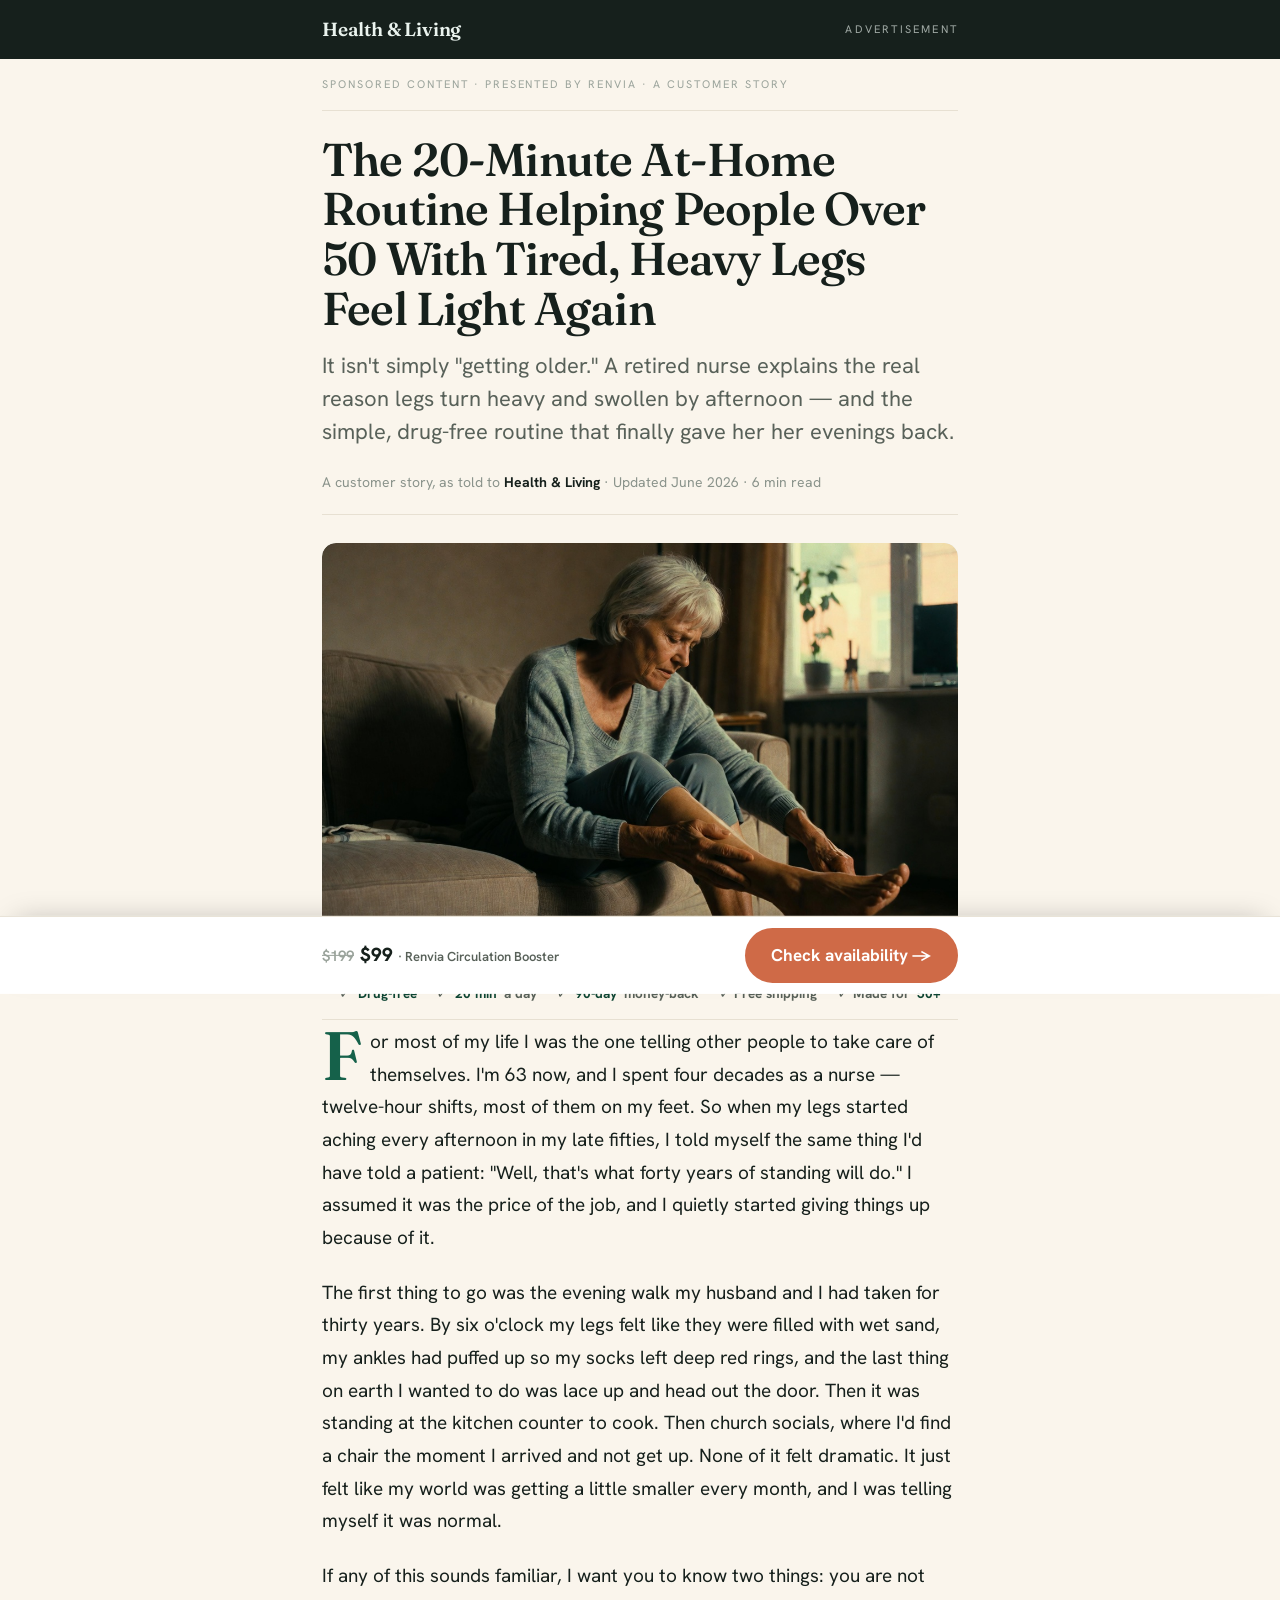
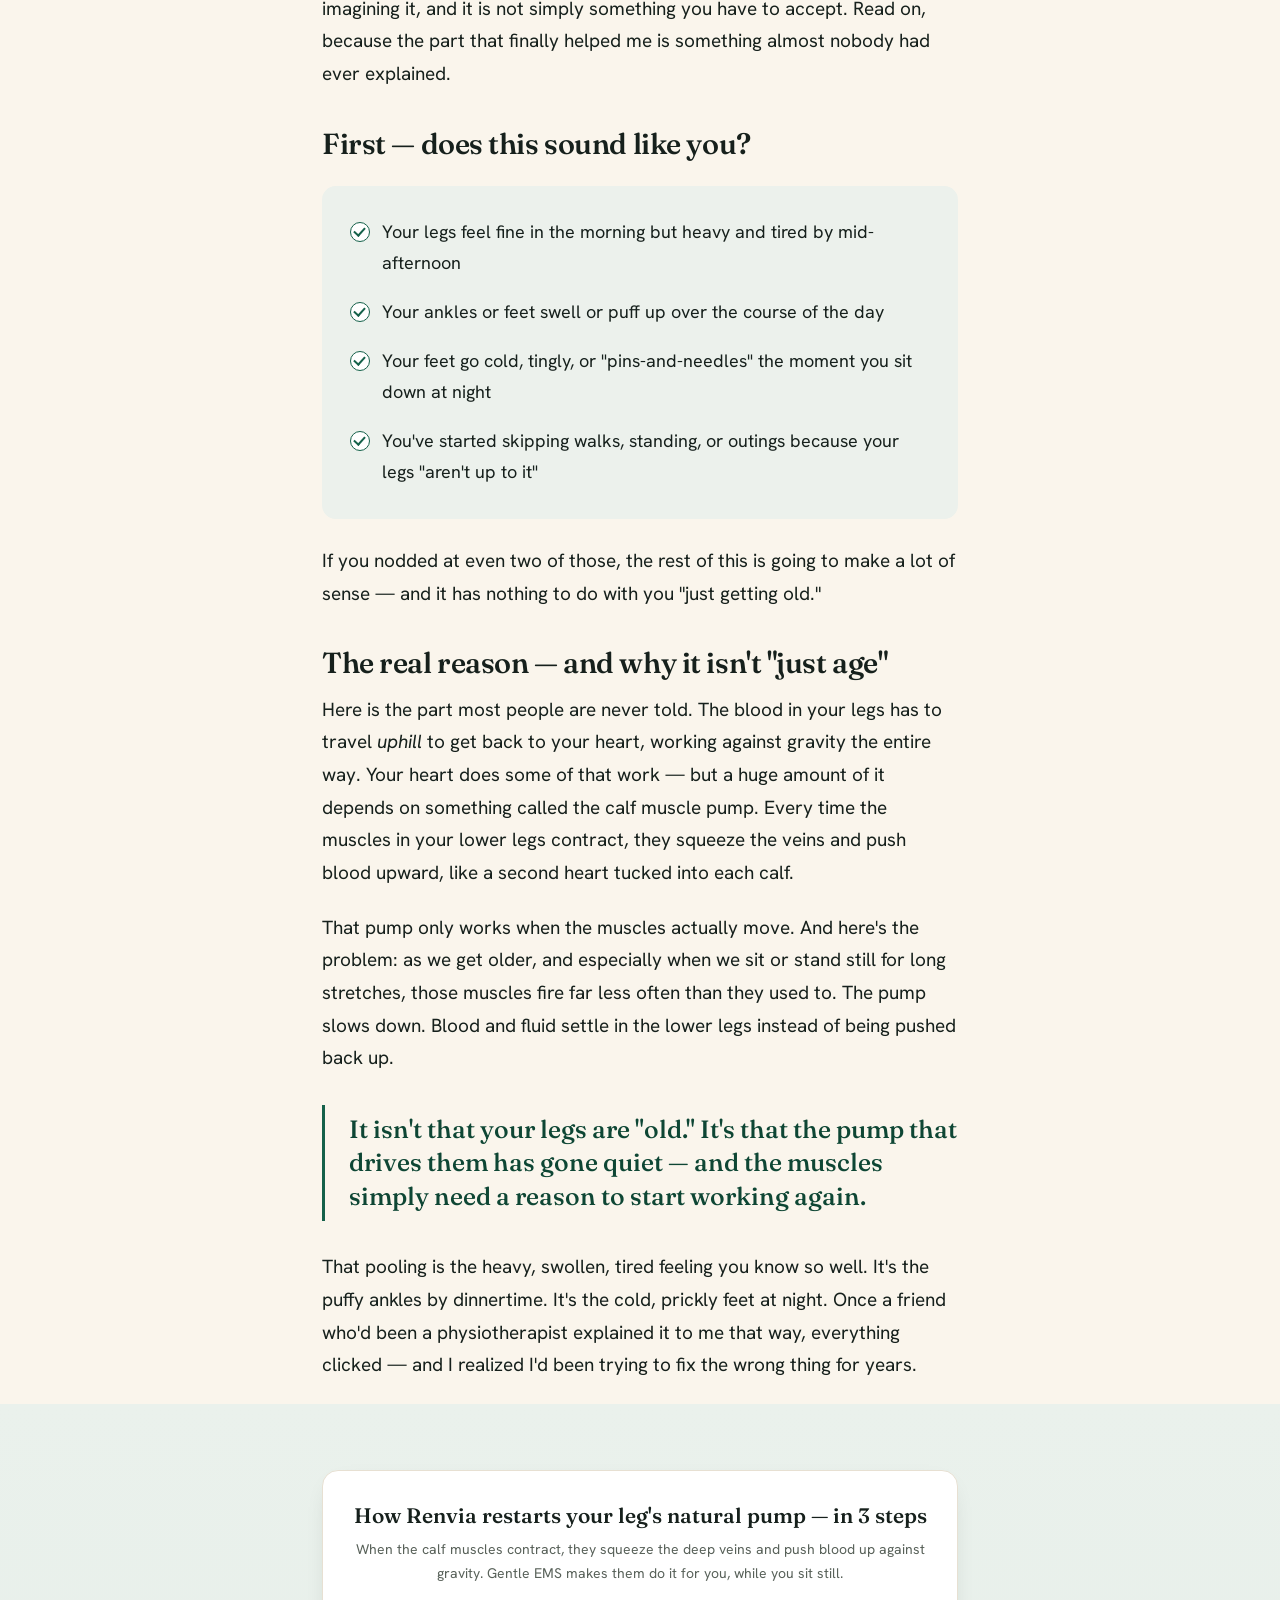
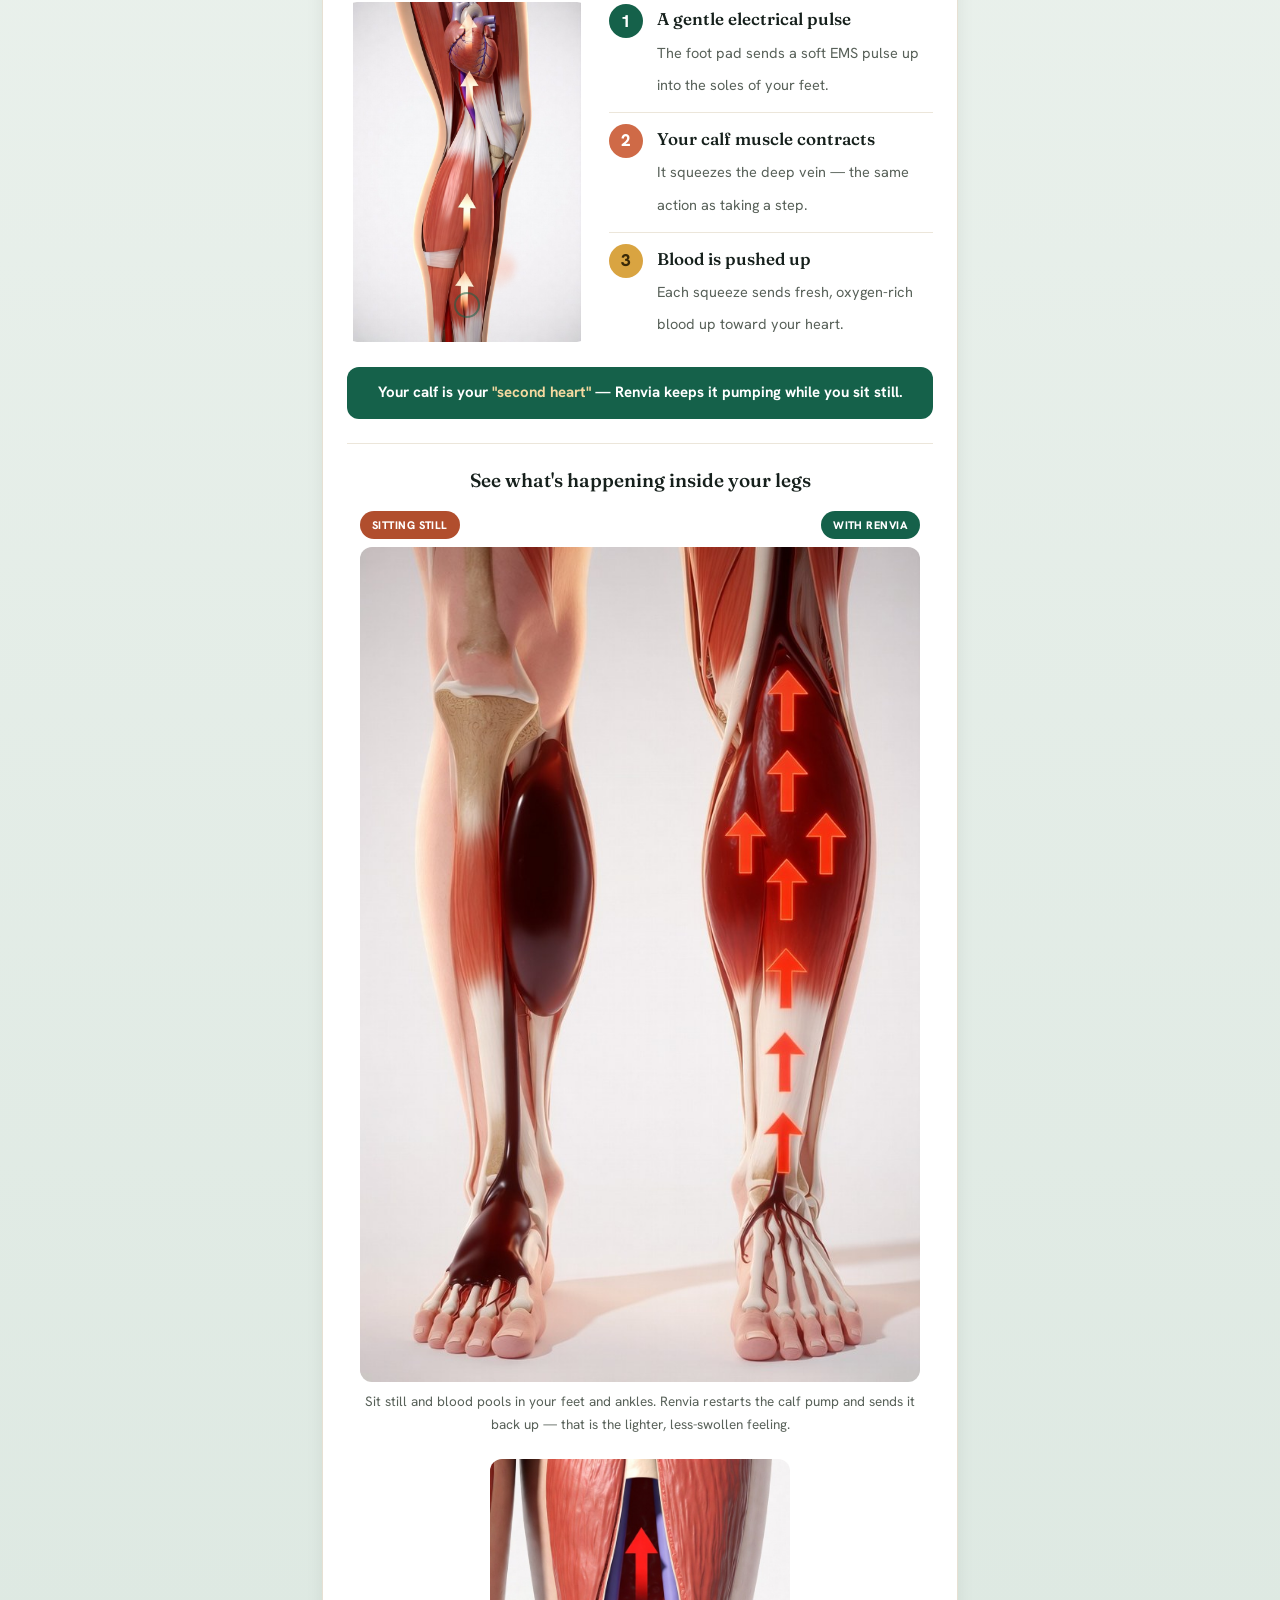
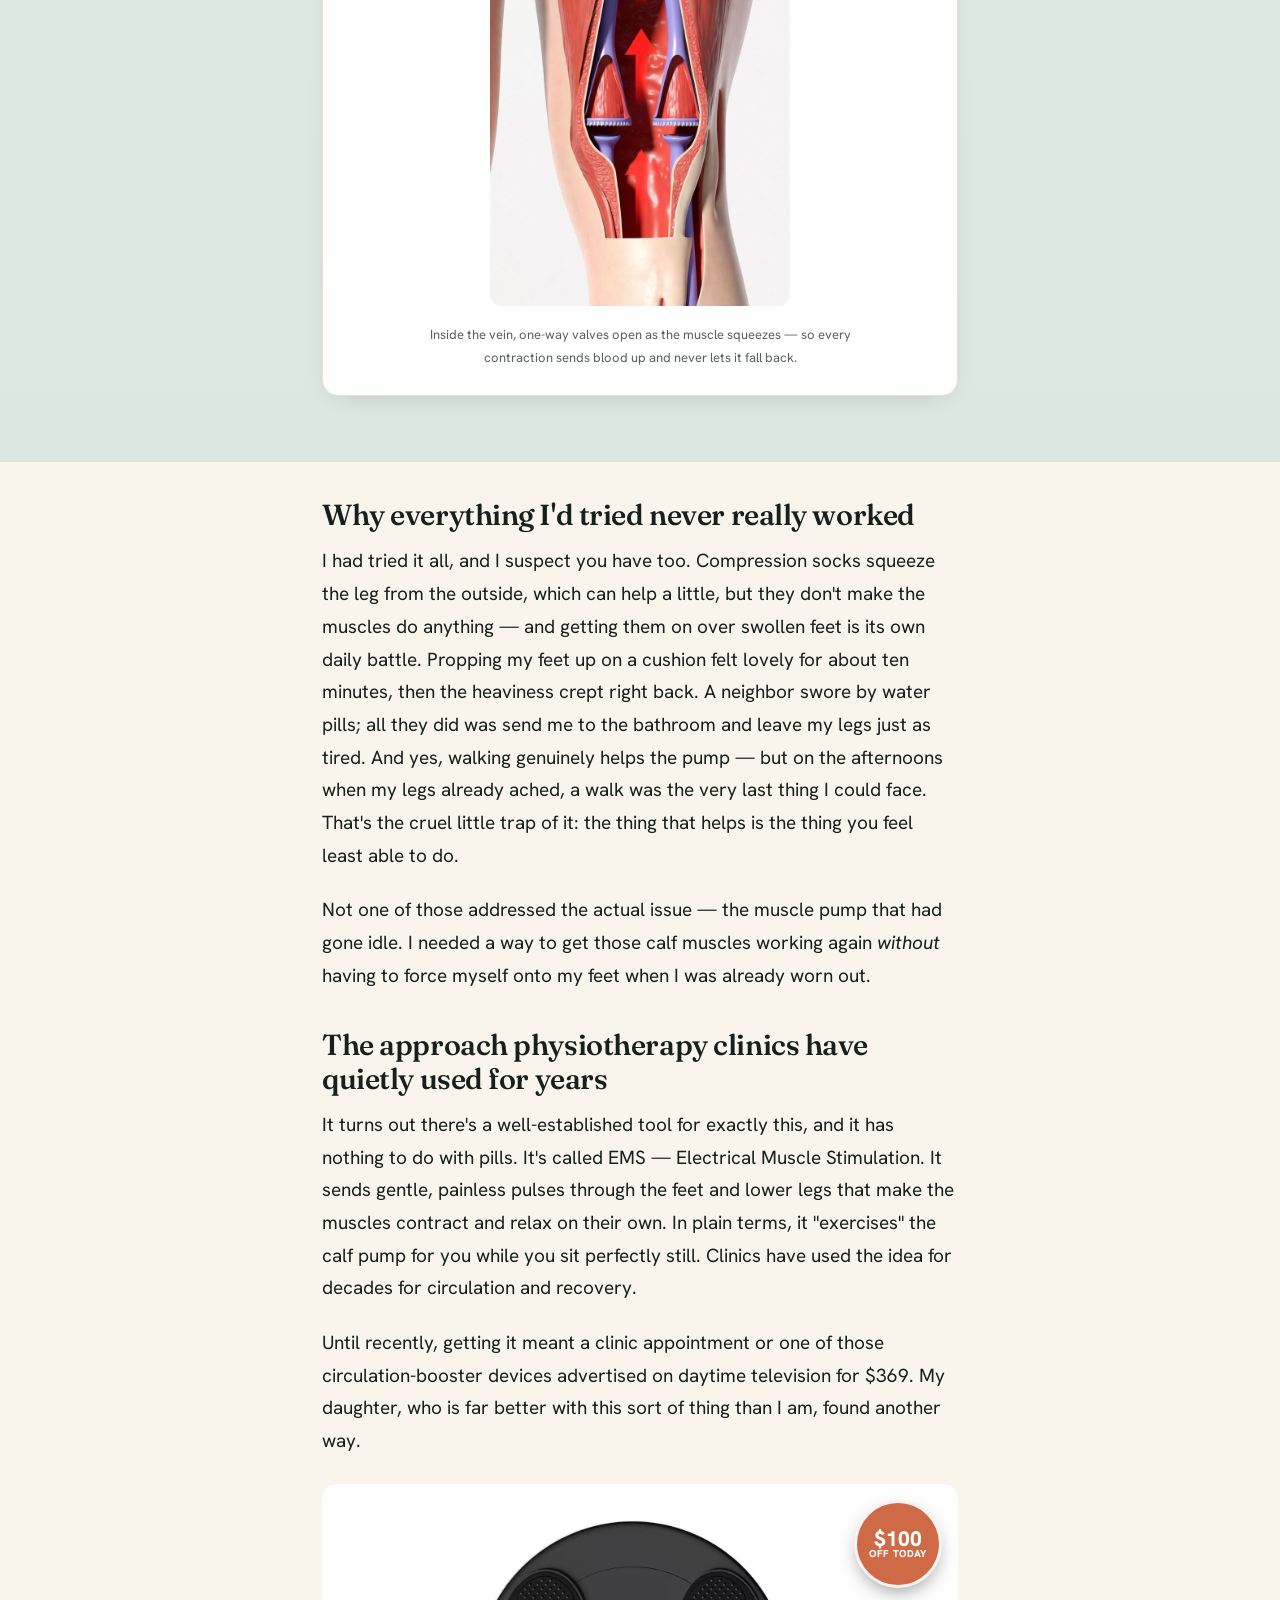
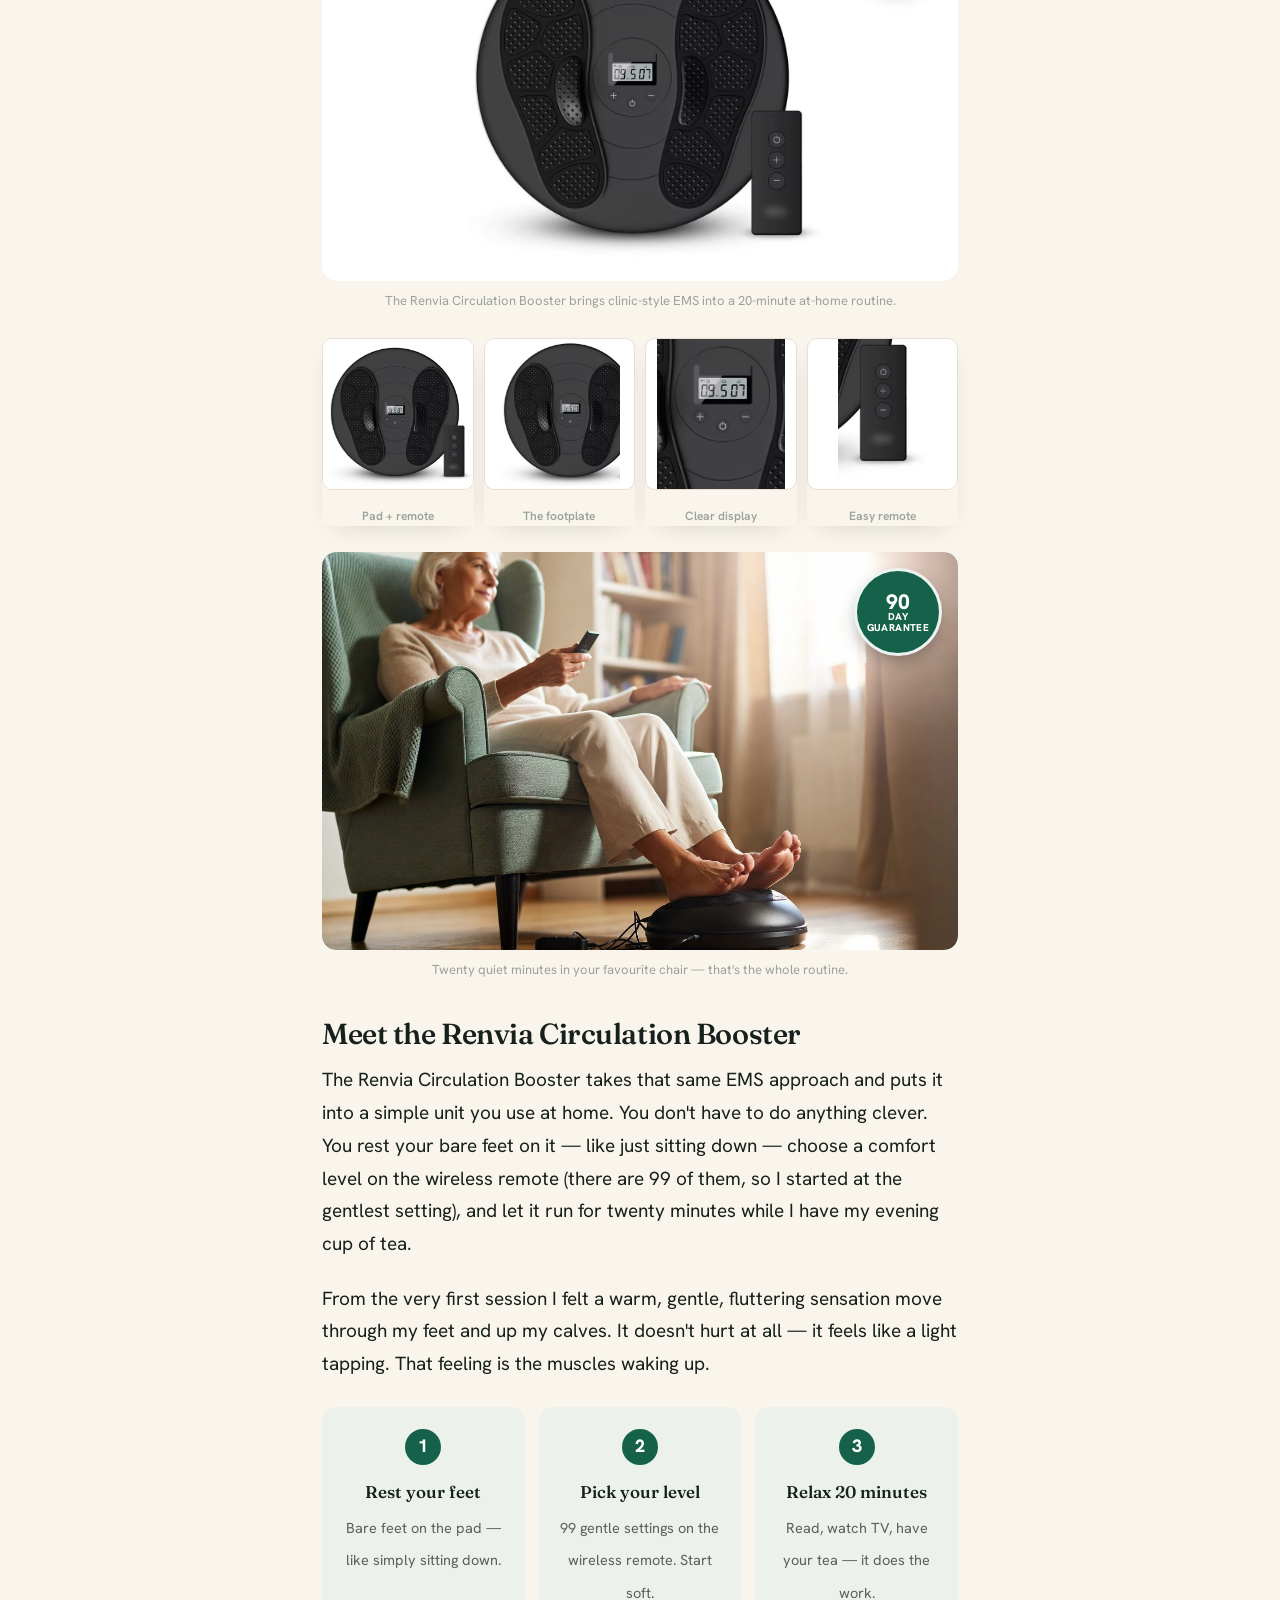
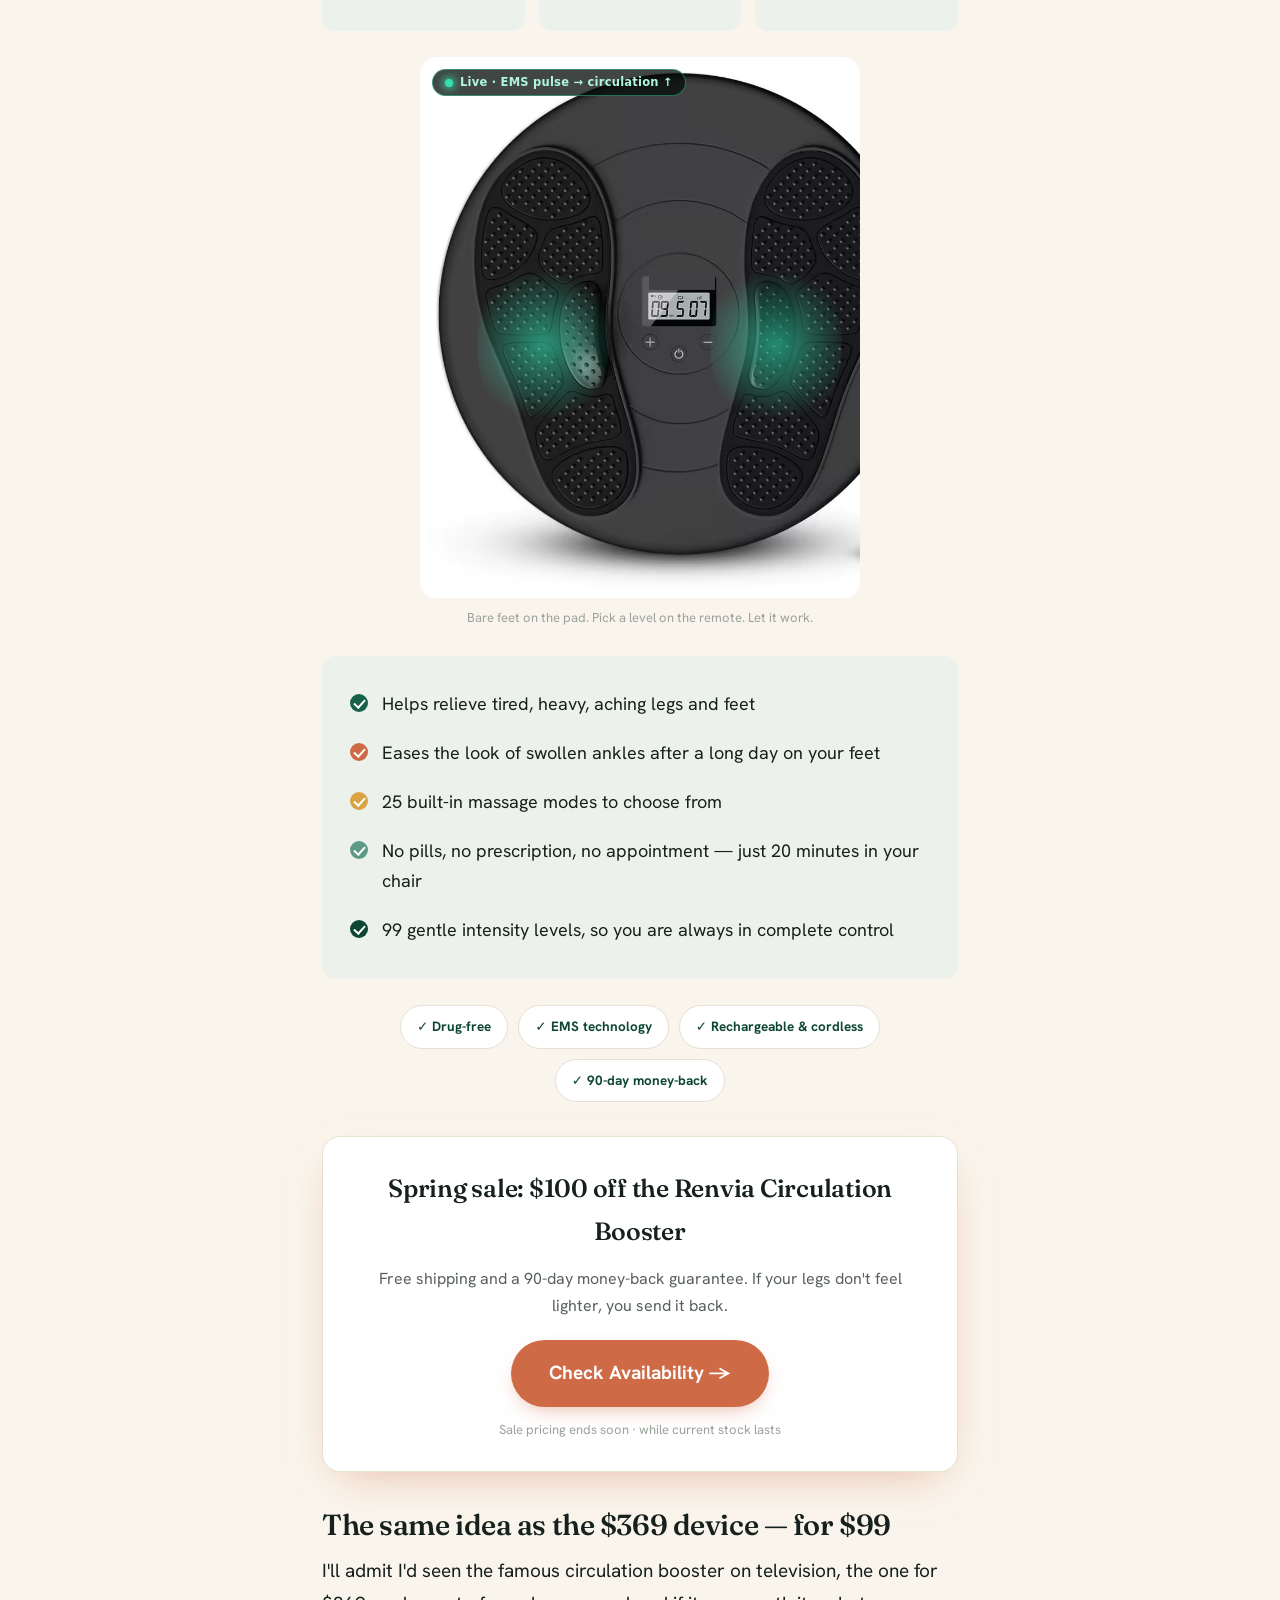
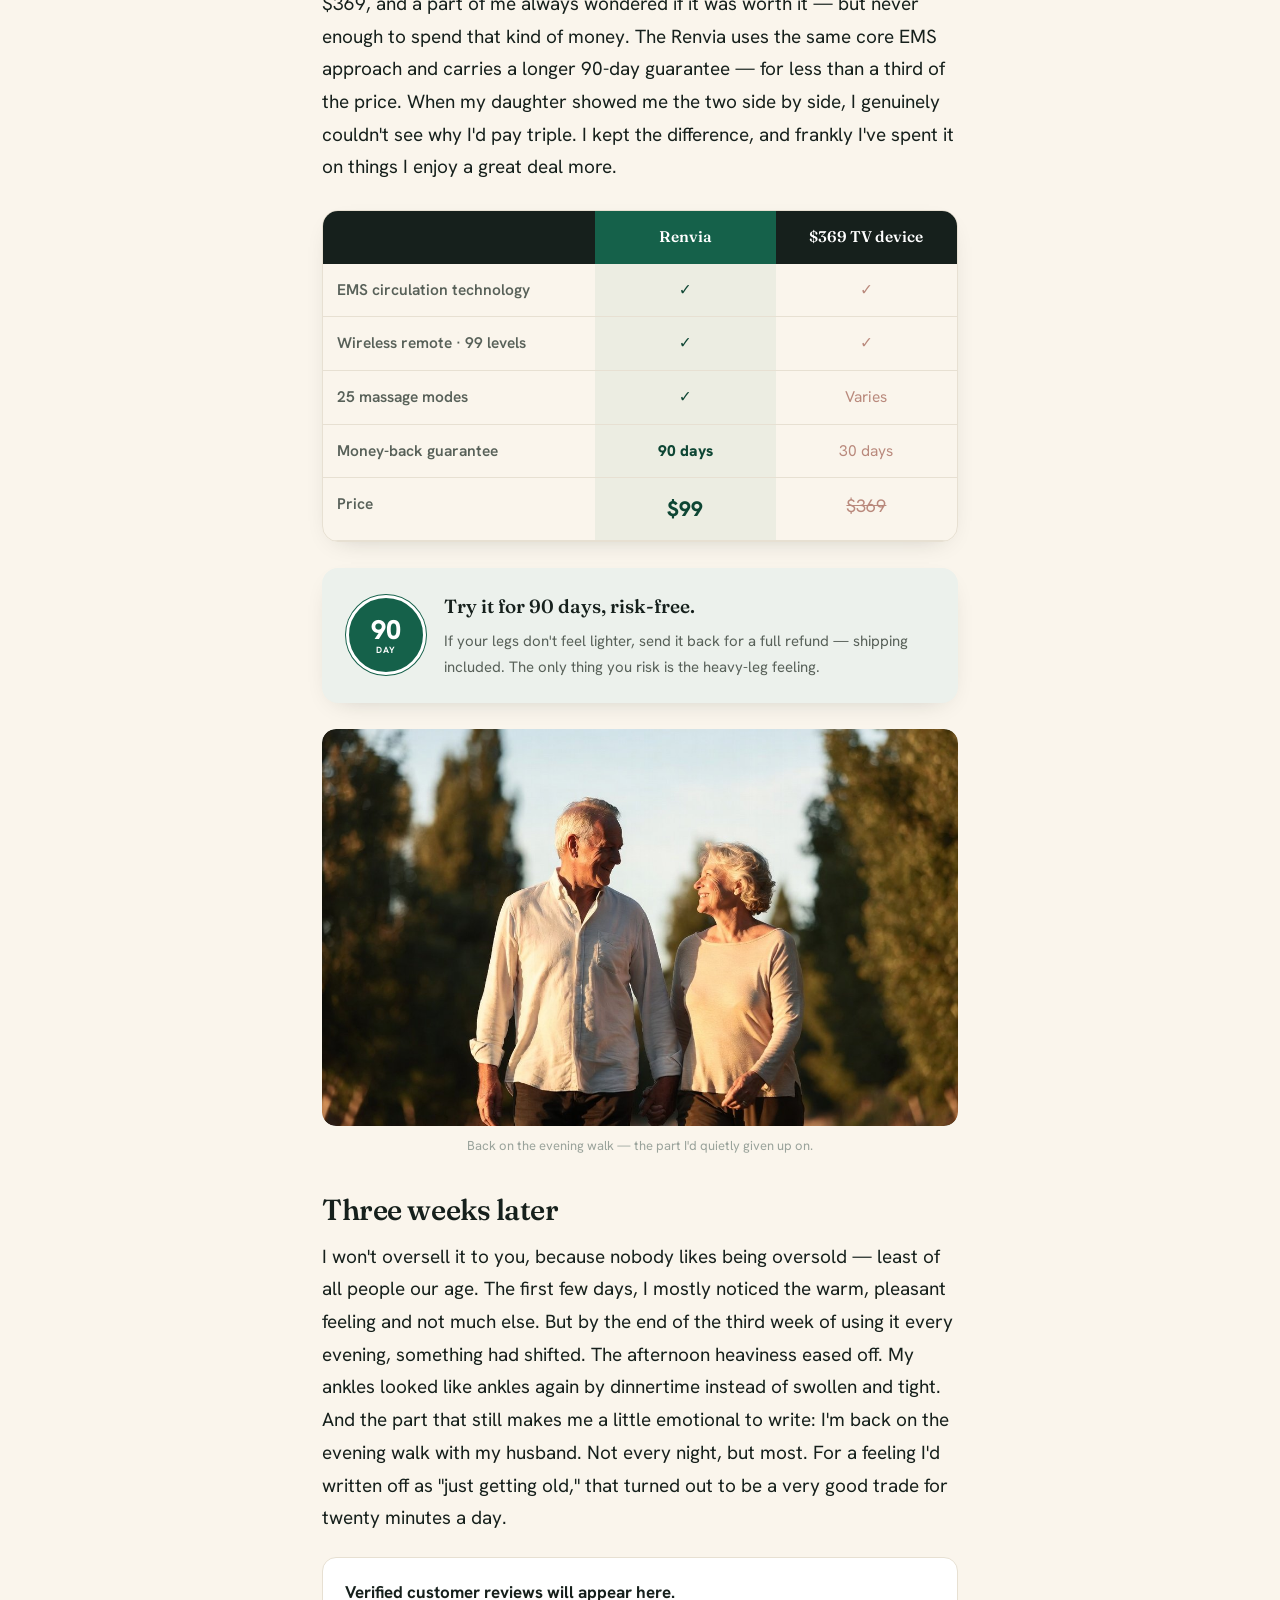
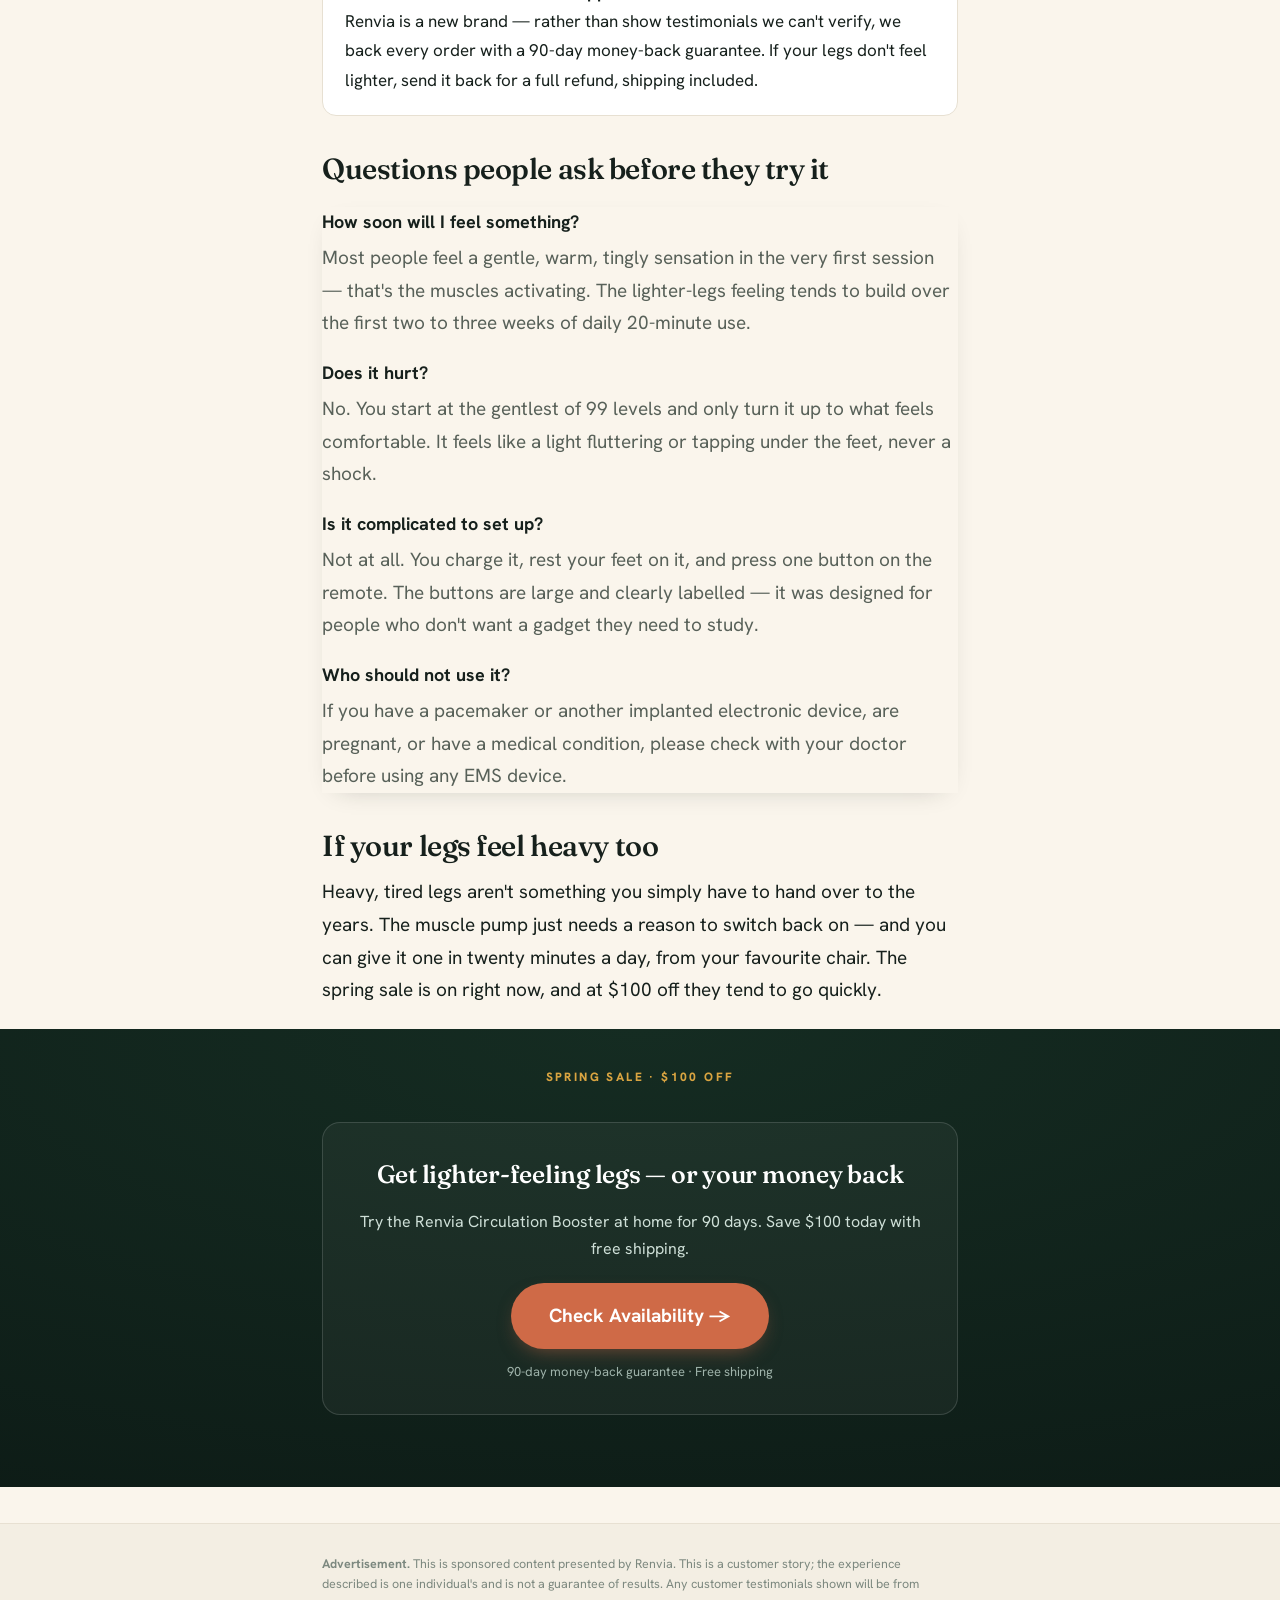
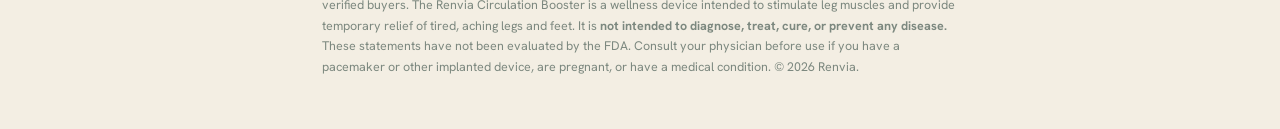
<file: advertorial.html>
<!DOCTYPE html>
<html lang="en">
<head>
<meta charset="utf-8">
<meta name="viewport" content="width=device-width,initial-scale=1">
<title>The 20-Minute At-Home Routine Helping People Over 50 With Tired, Heavy Legs Feel Light Again</title>
<meta name="description" content="A retired nurse explains the real reason legs feel heavy and swollen by afternoon after 50 — and the simple, drug-free routine that gave her her evenings back.">
<link rel="preconnect" href="https://fonts.googleapis.com">
<link rel="preconnect" href="https://fonts.gstatic.com" crossorigin>
<link href="https://fonts.googleapis.com/css2?family=Fraunces:opsz,wght@9..144,400..600&family=Hanken+Grotesk:wght@400;500;600;700;800&display=swap" rel="stylesheet">
<link rel="icon" type="image/svg+xml" href="favicon.svg">
<meta property="og:type" content="article">
<meta property="og:title" content="The 20-Minute At-Home Routine for Tired, Heavy Legs After 50">
<meta property="og:description" content="A customer story: the real reason legs feel heavy by afternoon — and the simple drug-free routine that helped.">
<meta property="og:image" content="assets/adv-open.jpg">
<meta name="twitter:card" content="summary_large_image">
<!-- ANALYTICS-PLACEHOLDER: drop real IDs before launch (GA4 + Taboola/Outbrain/Meta). Commented out until IDs added.
<script async src="https://www.googletagmanager.com/gtag/js?id=G-XXXXXXX"></script>
<script>window.dataLayer=window.dataLayer||[];function gtag(){dataLayer.push(arguments);}gtag('js',new Date());gtag('config','G-XXXXXXX');</script>
-->
<style>
  :root{--bone:#FBF8F2;--ink:#16201C;--soft:#586159;--line:#E7E0D2;--teal:#15614A;--teal-d:#0E4634;--mint:#ECF1EC;--coral:#CF6A47;--coral-d:#B14E2D;--gold:#D9A441;
    --sans:"Hanken Grotesk",system-ui,-apple-system,Helvetica,Arial,sans-serif;--serif:"Fraunces",Georgia,serif;}
  *{box-sizing:border-box;margin:0;padding:0;}
  body{font-family:var(--sans);color:var(--ink);background:var(--bone);font-size:19px;line-height:1.72;-webkit-font-smoothing:antialiased;}
  .pubbar{background:var(--ink);color:#EAF3EE;}
  .pubbar .in{max-width:680px;margin:0 auto;padding:13px 22px;display:flex;justify-content:space-between;align-items:center;font-size:13px;}
  .pubbar .logo{font-family:var(--serif);font-weight:600;font-size:19px;letter-spacing:-.01em;}
  .pubbar .adv{opacity:.65;text-transform:uppercase;font-size:11px;letter-spacing:.2em;}
  .wrap{max-width:680px;margin:0 auto;padding:0 22px;}
  .adlabel{font-size:11px;letter-spacing:.18em;text-transform:uppercase;color:#9aa39b;border-bottom:1px solid var(--line);padding:16px 0;}
  h1{font-family:var(--serif);font-optical-sizing:auto;font-weight:560;font-size:clamp(30px,5.4vw,46px);line-height:1.08;letter-spacing:-.018em;margin:24px 0 16px;}
  .dek{font-size:22px;color:var(--soft);line-height:1.5;margin-bottom:22px;}
  .byline{font-size:14px;color:#8a938b;border-bottom:1px solid var(--line);padding-bottom:20px;margin-bottom:28px;}
  .byline b{color:var(--ink);font-weight:700;}
  p{margin:0 0 22px;}
  .figure{margin:26px 0;}
  .ph{position:relative;background:linear-gradient(150deg,var(--mint),#DCE7E0);border-radius:14px;aspect-ratio:16/10;display:flex;align-items:center;justify-content:center;text-align:center;color:var(--teal-d);font-weight:700;overflow:hidden;}
  .ph img{position:absolute;inset:0;width:100%;height:100%;object-fit:cover;border-radius:14px;}
  .ph:has(img)>div{display:none;}
  .cap{font-size:13px;color:#9aa39b;margin-top:9px;text-align:center;}
  h2{font-family:var(--serif);font-weight:560;font-size:29px;letter-spacing:-.015em;margin:36px 0 14px;line-height:1.15;}
  .pull{font-family:var(--serif);font-size:25px;line-height:1.34;color:var(--teal-d);border-left:3px solid var(--teal);padding:8px 0 8px 24px;margin:30px 0;font-weight:500;}
  .check{background:var(--mint);border-radius:14px;padding:22px 28px;margin:26px 0;}
  .check li{list-style:none;padding:9px 0 9px 32px;position:relative;font-size:18px;}
  .check li:before{content:"";position:absolute;left:0;top:14px;width:18px;height:18px;border-radius:99px;background:#fff;border:1.5px solid var(--teal);}
  .check li:after{content:"";position:absolute;left:6px;top:17px;width:5px;height:9px;border:solid var(--teal);border-width:0 2px 2px 0;transform:rotate(42deg);}
  .cta-box{background:#fff;border:1px solid var(--line);border-radius:18px;padding:30px;margin:34px 0;text-align:center;}
  .cta-box h3{font-family:var(--serif);font-weight:560;font-size:25px;margin-bottom:12px;letter-spacing:-.01em;}
  .cta-box p{font-size:16px;color:var(--soft);margin-bottom:20px;}
  .btn{display:inline-block;background:var(--coral);color:#fff;font-family:var(--sans);font-weight:700;font-size:19px;padding:17px 38px;border-radius:999px;text-decoration:none;}
  .btn:hover{background:var(--coral-d);}
  .ctasub{font-size:13px;color:#9aa39b;margin-top:12px;}
  .benefits{background:var(--mint);border-radius:14px;padding:24px 28px;margin:26px 0;}
  .benefits li{list-style:none;padding:9px 0 9px 32px;position:relative;font-size:18px;}
  .benefits li:before{content:"";position:absolute;left:0;top:14px;width:18px;height:18px;border-radius:99px;background:#fff;border:1.5px solid var(--teal);}
  .benefits li:after{content:"";position:absolute;left:6px;top:17px;width:5px;height:9px;border:solid var(--teal);border-width:0 2px 2px 0;transform:rotate(42deg);}
  .review{background:#fff;border:1px solid var(--line);border-radius:14px;padding:20px 22px;margin:16px 0;font-size:17px;}
  .review .s{color:var(--gold);letter-spacing:1px;}
  .review .w{color:#8a938b;font-size:13px;margin-top:8px;font-weight:600;}
  .faq{margin:22px 0;}
  .faq .q{font-weight:700;font-size:18px;margin:18px 0 4px;color:var(--ink);}
  .faq .ans{color:var(--soft);}
  .foot{background:#F3EEE3;color:#7C887F;font-size:12.5px;line-height:1.65;padding:30px 0;margin-top:36px;border-top:1px solid var(--line);}
  /* === rich visual components (2026-06-02) === */
  .diagram{background:#fff;border:1px solid var(--line);border-radius:16px;padding:26px 24px;margin:28px 0;}
  .diagram h4{font-family:var(--serif);font-weight:560;font-size:21px;text-align:center;margin-bottom:4px;}
  .diagram .sub{text-align:center;color:var(--soft);font-size:14px;margin-bottom:8px;}
  .diagram svg{width:100%;height:auto;display:block;}
  .steps3{display:grid;grid-template-columns:repeat(3,1fr);gap:14px;margin:26px 0;}
  .steps3 .s{background:var(--mint);border-radius:14px;padding:22px 16px;text-align:center;}
  .steps3 .num{width:36px;height:36px;border-radius:99px;background:var(--teal);color:#fff;font-weight:800;display:flex;align-items:center;justify-content:center;margin:0 auto 12px;font-size:18px;}
  .steps3 .s b{font-family:var(--serif);font-weight:560;font-size:17px;display:block;margin-bottom:5px;}
  .steps3 .s span{font-size:14.5px;color:var(--soft);line-height:1.5;}
  .gallery2{display:grid;grid-template-columns:repeat(4,1fr);gap:10px;margin:16px 0 6px;}
  .gallery2 figure{margin:0;}
  .gallery2 img{width:100%;aspect-ratio:1;object-fit:contain;border-radius:10px;border:1px solid var(--line);background:#fff;}
  .gallery2 figcaption{font-size:12px;color:#9aa39b;text-align:center;margin-top:5px;font-weight:600;}
  .vsg{margin:26px 0;border:1px solid var(--line);border-radius:16px;overflow:hidden;font-size:15.5px;}
  .vsg .row{display:grid;grid-template-columns:1.5fr 1fr 1fr;}
  .vsg .row>div{padding:13px 14px;border-bottom:1px solid var(--line);}
  .vsg .head>div{background:var(--ink);color:#fff;font-family:var(--serif);font-weight:560;border-bottom:none;text-align:center;}
  .vsg .head .uscol{background:var(--teal);}
  .vsg .lab{color:var(--soft);font-weight:600;}
  .vsg .us{background:rgba(21,97,74,.06);font-weight:800;color:var(--teal-d);text-align:center;}
  .vsg .them{text-align:center;color:#b9897c;}
  .vsg .price .us{font-size:21px;}
  .vsg .price .them{font-size:18px;text-decoration:line-through;}
  .badges{display:flex;flex-wrap:wrap;gap:10px;justify-content:center;margin:22px 0;}
  .badges .b{display:flex;align-items:center;gap:7px;background:#fff;border:1px solid var(--line);border-radius:99px;padding:9px 16px;font-size:13.5px;font-weight:700;color:var(--teal-d);}
  .badges .b svg{flex:none;}
  .seal{display:flex;align-items:center;gap:18px;background:var(--mint);border-radius:16px;padding:22px 24px;margin:26px 0;}
  .seal .circ{flex:none;width:80px;height:80px;border-radius:99px;background:var(--teal);color:#fff;display:flex;flex-direction:column;align-items:center;justify-content:center;line-height:1;text-align:center;border:3px solid #fff;box-shadow:0 0 0 1px var(--teal);}
  .seal .circ b{font-size:27px;font-weight:800;}
  .seal .circ span{font-size:9px;letter-spacing:.08em;margin-top:3px;font-weight:700;}
  .seal .txt b{font-family:var(--serif);font-weight:560;font-size:19px;}
  .seal .txt p{font-size:15px;color:var(--soft);margin:5px 0 0;}
  .probwrap{display:grid;grid-template-columns:1fr 1fr;gap:12px;margin:22px 0;}
  .probcard{background:#fff;border:1px solid var(--line);border-left:4px solid var(--coral);border-radius:12px;padding:14px 16px;}
  .probcard b{font-family:var(--serif);font-weight:560;font-size:16.5px;color:var(--ink);}
  .probcard span{display:block;color:var(--soft);font-size:14.5px;margin-top:2px;}
  @media(max-width:560px){.steps3{grid-template-columns:1fr}.gallery2{grid-template-columns:repeat(2,1fr)}.probwrap{grid-template-columns:1fr}.vsg{font-size:14px}.vsg .row{grid-template-columns:1.3fr .85fr .85fr}}
  /* === design-craft pass (gan-design r1): depth, bands, sticky CTA, motion === */
  body{background:#FAF5EC;}
  .diagram,.vsg,.seal,.faq,.gallery2 figure{box-shadow:0 8px 26px -16px rgba(22,32,28,.30);}
  .cta-box{box-shadow:0 16px 44px -20px rgba(207,106,71,.50);}
  .cta-box .btn{box-shadow:0 8px 20px -8px rgba(207,106,71,.55);transition:transform .15s,box-shadow .15s;}
  .cta-box .btn:hover{transform:translateY(-2px);box-shadow:0 13px 28px -8px rgba(207,106,71,.7);}
  .lead-in:first-letter{font-family:var(--serif);font-weight:600;font-size:3.6em;line-height:.78;float:left;margin:.05em .12em 0 0;color:var(--teal);}
  .band{margin-left:calc(50% - 50vw);width:100vw;}
  .band .band-in{max-width:680px;margin:0 auto;padding:38px 22px;}
  .band-ink{background:radial-gradient(120% 120% at 50% 0,#152c22,#0d1b16);}
  .band-ink .cta-box{background:rgba(255,255,255,.045);border-color:rgba(255,255,255,.14);box-shadow:none;}
  .band-ink .cta-box h3{color:#fff;} .band-ink .cta-box p{color:#cfe0d8;}
  .eyb{display:block;text-align:center;font-size:12px;letter-spacing:.2em;text-transform:uppercase;font-weight:800;color:var(--gold);margin-bottom:10px;}
  .tstrip{display:flex;flex-wrap:wrap;gap:9px 20px;justify-content:center;color:var(--soft);font-size:13.5px;font-weight:700;margin:18px 0 6px;padding:14px 0;border-top:1px solid var(--line);border-bottom:1px solid var(--line);}
  .tstrip span{display:flex;align-items:center;gap:7px;} .tstrip span b{color:var(--teal-d);}
  .reveal{opacity:0;transform:translateY(18px);transition:opacity .6s ease,transform .6s ease;}
  .reveal.vis{opacity:1;transform:none;}
  .stickybuy{position:fixed;left:0;right:0;bottom:0;background:#fff;border-top:1px solid var(--line);box-shadow:0 -10px 30px -16px rgba(0,0,0,.28);transform:translateY(120%);transition:transform .32s ease;z-index:60;}
  .stickybuy.show{transform:none;}
  .stickybuy .in{max-width:680px;margin:0 auto;padding:11px 22px;display:flex;align-items:center;justify-content:space-between;gap:14px;}
  .stickybuy .p{font-weight:800;font-size:19px;color:var(--ink);} .stickybuy .p s{color:#9aa39b;font-weight:600;font-size:15px;margin-right:6px;} .stickybuy .p small{color:var(--soft);font-weight:600;font-size:13px;}
  .stickybuy .btn{padding:13px 26px;font-size:17px;white-space:nowrap;}
  @media(max-width:560px){.stickybuy .p small{display:none;}.band .band-in{padding:28px 18px;}}
  /* === Nooro-style polish (gan-design r2): badge stickers, color band, colored icons === */
  .band-mint{background:linear-gradient(180deg,#EAF1EC,#DBE7E0);}
  .imgbadge{position:absolute;z-index:3;width:88px;height:88px;border-radius:99px;display:flex;flex-direction:column;align-items:center;justify-content:center;text-align:center;line-height:1.05;font-weight:800;color:#fff;box-shadow:0 8px 20px -6px rgba(0,0,0,.45);border:3px solid rgba(255,255,255,.92);font-size:10px;letter-spacing:.04em;padding:6px;text-transform:uppercase;}
  .imgbadge b{font-size:21px;font-weight:800;display:block;letter-spacing:0;line-height:1;}
  .imgbadge.teal{background:var(--teal);} .imgbadge.coral{background:var(--coral);} .imgbadge.gold{background:var(--gold);color:#3a2a08;}
  .imgbadge.tr{top:16px;right:16px;} .imgbadge.tl{top:16px;left:16px;} .imgbadge.bl{bottom:16px;left:16px;}
  .ph:has(img)>.imgbadge{display:flex;}
  .benefits li:before{border:none;}
  .benefits li:after{border-color:#fff;}
  .benefits li:nth-child(5n+1):before{background:var(--teal);}
  .benefits li:nth-child(5n+2):before{background:var(--coral);}
  .benefits li:nth-child(5n+3):before{background:var(--gold);}
  .benefits li:nth-child(5n+4):before{background:#5C9A85;}
  .benefits li:nth-child(5n+5):before{background:var(--teal-d);}
  /* === explanatory mechanism infographic (2026-06-05) === */
  .explgrid{display:grid;grid-template-columns:.85fr 1.15fr;gap:22px;align-items:center;margin-top:6px;}
  .explgrid .legimg{width:100%;max-height:340px;object-fit:contain;display:block;margin:0 auto;}
  .esteps{display:flex;flex-direction:column;}
  .estep{display:flex;gap:14px;align-items:flex-start;padding:11px 0;}
  .estep+.estep{border-top:1px solid #ECE6DA;}
  .estep .en{flex:none;width:34px;height:34px;border-radius:99px;color:#fff;font-weight:800;display:flex;align-items:center;justify-content:center;font-size:17px;}
  .estep:nth-child(1) .en{background:#15614A;} .estep:nth-child(2) .en{background:#CF6A47;} .estep:nth-child(3) .en{background:#D9A441;color:#3a2a08;}
  .estep b{font-family:Fraunces,Georgia,serif;font-weight:560;font-size:17px;display:block;margin-bottom:2px;}
  .estep span{font-size:14.5px;color:#586159;line-height:1.5;}
  .explbanner{margin-top:16px;background:#15614A;color:#fff;border-radius:12px;padding:13px 18px;text-align:center;font-weight:700;font-size:15px;}
  .explbanner b{color:#F4D9A0;}
  @media(max-width:560px){.explgrid{grid-template-columns:1fr;gap:10px;}.explgrid .legimg{max-height:300px;}}
  /* === mechanism animation (2026-06-05) === */
  .legwrap{position:relative;display:inline-block;line-height:0;}
  .legwrap .legimg{position:relative;z-index:1;}
  .legwrap .flow{position:absolute;left:50%;bottom:16%;width:11px;height:11px;margin-left:-5px;border-radius:99px;background:radial-gradient(circle at 40% 35%,#ff8a63,#c8401c);box-shadow:0 0 10px 2px rgba(255,90,50,.65);z-index:2;opacity:0;animation:flowup 2.6s ease-in infinite;}
  .legwrap .flow:nth-of-type(3){animation-delay:.9s;left:47%;}
  .legwrap .flow:nth-of-type(4){animation-delay:1.8s;left:53%;}
  @keyframes flowup{0%{opacity:0;transform:translateY(0) scale(.5);}12%{opacity:.95;}80%{opacity:.85;}100%{opacity:0;transform:translateY(-250px) scale(1);}}
  .legwrap .ems{position:absolute;left:50%;bottom:7%;width:26px;height:26px;margin-left:-13px;border-radius:99px;border:2px solid rgba(21,97,74,.55);z-index:2;animation:emspulse 2.6s ease-out infinite;}
  @keyframes emspulse{0%{transform:scale(.35);opacity:.85;}70%{opacity:0;}100%{transform:scale(2.4);opacity:0;}}
  @media(prefers-reduced-motion:reduce){.legwrap .flow,.legwrap .ems{display:none;}}
  /* === extra motion (2026-06-05) === */
  @keyframes badgefloat{0%,100%{transform:translateY(0) rotate(-2deg);}50%{transform:translateY(-6px) rotate(2deg);}}
  .imgbadge{animation:badgefloat 3.4s ease-in-out infinite;}
  @keyframes ctaglow{0%,100%{box-shadow:0 10px 26px -10px rgba(207,106,71,.5);}50%{box-shadow:0 16px 36px -8px rgba(207,106,71,.9);}}
  .cta-box .btn{animation:ctaglow 2.4s ease-in-out infinite;}
  @keyframes numpop{0%,100%{transform:scale(1);}50%{transform:scale(1.13);}}
  .estep .en{animation:numpop 2.6s ease-in-out infinite;}
  .estep:nth-child(2) .en{animation-delay:.45s;} .estep:nth-child(3) .en{animation-delay:.9s;}
  .bawrap{position:relative;display:block;line-height:0;}
  .bawrap .bflow{position:absolute;left:72%;bottom:14%;width:10px;height:10px;margin-left:-5px;border-radius:99px;background:radial-gradient(circle at 40% 35%,#ff8a63,#c8401c);box-shadow:0 0 9px 2px rgba(255,90,50,.6);z-index:2;opacity:0;animation:flowup 2.4s ease-in infinite;}
  .bawrap .bflow:nth-of-type(3){animation-delay:1.2s;left:75%;}
  @media(prefers-reduced-motion:reduce){.imgbadge,.cta-box .btn,.estep .en,.bawrap .bflow{animation:none!important;}}
</style>
<style>
/* === product simulation overlay + richer mechanism (2026-06-08) === */
.simwrap{position:relative;display:block;width:100%;max-width:440px;margin:0 auto;line-height:0;border-radius:16px;overflow:hidden;background:#fff;}
.simwrap>img{width:100%;display:block;}
.simwrap .sim-glow{position:absolute;width:30%;height:34%;margin:-17% 0 0 -15%;border-radius:50%;background:radial-gradient(circle,rgba(52,224,176,.6),rgba(52,224,176,0) 66%);animation:simglow 1.6s ease-in-out infinite;pointer-events:none;}
.simwrap .sim-glow.l{left:28%;top:50%;} .simwrap .sim-glow.r{left:81%;top:50%;animation-delay:.5s;}
@keyframes simglow{0%,100%{opacity:.14;transform:scale(.8);}50%{opacity:.68;transform:scale(1.06);}}
.simwrap .sim-ring{position:absolute;width:18px;height:18px;margin:-9px 0 0 -9px;border-radius:50%;border:2px solid rgba(90,240,200,.9);opacity:0;animation:simring 2.4s ease-out infinite;pointer-events:none;}
.simwrap .sim-ring.l{left:28%;top:50%;} .simwrap .sim-ring.r{left:81%;top:50%;}
.simwrap .sim-ring.d{animation-delay:1.2s;}
@keyframes simring{0%{opacity:.85;transform:scale(.35);}60%{opacity:.3;}100%{opacity:0;transform:scale(6);}}
.simwrap .sim-p{position:absolute;width:7px;height:7px;margin:-3px 0 0 -3px;border-radius:50%;background:radial-gradient(circle at 40% 35%,#aef7da,#27c88c);box-shadow:0 0 9px 2px rgba(52,224,176,.7);opacity:0;animation:simrise 2.8s ease-in infinite;pointer-events:none;}
@keyframes simrise{0%{opacity:0;transform:translateY(16px) scale(.5);}14%{opacity:1;}82%{opacity:.85;}100%{opacity:0;transform:translateY(-120px) scale(1);}}
.simwrap .sim-badge{position:absolute;left:12px;top:12px;display:flex;align-items:center;gap:7px;background:rgba(6,12,10,.76);color:#aef7da;font:600 11.5px/1 system-ui,-apple-system,sans-serif;letter-spacing:.02em;padding:7px 12px;border-radius:999px;border:1px solid rgba(52,224,176,.45);}
.simwrap .sim-dot{width:8px;height:8px;border-radius:50%;background:#34e0b0;box-shadow:0 0 8px 2px rgba(52,224,176,.9);animation:simblink 1.2s ease-in-out infinite;}
@keyframes simblink{0%,100%{opacity:1;}50%{opacity:.25;}}
.sim-cap{text-align:center;color:#7a847c;font-size:13.5px;line-height:1.45;}
/* richer mechanism leg */
.legwrap{overflow:hidden;border-radius:10px;}
.legwrap .flow{width:13px;height:13px;margin-left:-6px;box-shadow:0 0 14px 3px rgba(255,90,50,.72);}
.legwrap .flow:nth-of-type(2){left:52%;}
.legwrap::after{content:"";position:absolute;left:34%;right:30%;bottom:14%;height:16%;background:linear-gradient(180deg,rgba(255,120,70,0),rgba(255,120,70,.22),rgba(255,120,70,0));border-radius:50%;filter:blur(3px);animation:legwave 2.6s ease-in infinite;z-index:2;pointer-events:none;}
@keyframes legwave{0%{opacity:0;transform:translateY(0);}18%{opacity:.85;}100%{opacity:0;transform:translateY(-210px);}}
@media(prefers-reduced-motion:reduce){.simwrap .sim-glow,.simwrap .sim-ring,.simwrap .sim-p,.simwrap .sim-dot,.legwrap::after{animation:none;}.simwrap .sim-glow{opacity:.5;}}
</style>
</head>
<body>

<div class="pubbar"><div class="in"><span class="logo">Health &amp; Living</span><span class="adv">Advertisement</span></div></div>

<div class="wrap">
  <div class="adlabel">Sponsored content · Presented by Renvia · A customer story</div>

  <h1>The 20-Minute At-Home Routine Helping People Over 50 With Tired, Heavy Legs Feel Light Again</h1>
  <p class="dek">It isn't simply "getting older." A retired nurse explains the real reason legs turn heavy and swollen by afternoon — and the simple, drug-free routine that finally gave her her evenings back.</p>
  <div class="byline">A customer story, as told to <b>Health &amp; Living</b> · Updated June 2026 · 6 min read</div>

  <div class="figure"><div class="ph"><img src="assets/adv-open.jpg" alt="An older woman easing her tired, aching legs at home in the late afternoon"><div>OPENING IMAGE</div></div></div>

  <div class="tstrip">
    <span>✓ <b>Drug-free</b></span><span>✓ <b>20 min</b> a day</span><span>✓ <b>90-day</b> money-back</span><span>✓ Free shipping</span><span>✓ Made for <b>50+</b></span>
  </div>

  <p class="lead-in">For most of my life I was the one telling other people to take care of themselves. I'm 63 now, and I spent four decades as a nurse — twelve-hour shifts, most of them on my feet. So when my legs started aching every afternoon in my late fifties, I told myself the same thing I'd have told a patient: "Well, that's what forty years of standing will do." I assumed it was the price of the job, and I quietly started giving things up because of it.</p>

  <p>The first thing to go was the evening walk my husband and I had taken for thirty years. By six o'clock my legs felt like they were filled with wet sand, my ankles had puffed up so my socks left deep red rings, and the last thing on earth I wanted to do was lace up and head out the door. Then it was standing at the kitchen counter to cook. Then church socials, where I'd find a chair the moment I arrived and not get up. None of it felt dramatic. It just felt like my world was getting a little smaller every month, and I was telling myself it was normal.</p>

  <p>If any of this sounds familiar, I want you to know two things: you are not imagining it, and it is not simply something you have to accept. Read on, because the part that finally helped me is something almost nobody had ever explained.</p>

  <h2>First — does this sound like you?</h2>
  <div class="check"><ul>
    <li>Your legs feel fine in the morning but heavy and tired by mid-afternoon</li>
    <li>Your ankles or feet swell or puff up over the course of the day</li>
    <li>Your feet go cold, tingly, or "pins-and-needles" the moment you sit down at night</li>
    <li>You've started skipping walks, standing, or outings because your legs "aren't up to it"</li>
  </ul></div>
  <p>If you nodded at even two of those, the rest of this is going to make a lot of sense — and it has nothing to do with you "just getting old."</p>

  <h2>The real reason — and why it isn't "just age"</h2>
  <p>Here is the part most people are never told. The blood in your legs has to travel <em>uphill</em> to get back to your heart, working against gravity the entire way. Your heart does some of that work — but a huge amount of it depends on something called the calf muscle pump. Every time the muscles in your lower legs contract, they squeeze the veins and push blood upward, like a second heart tucked into each calf.</p>
  <p>That pump only works when the muscles actually move. And here's the problem: as we get older, and especially when we sit or stand still for long stretches, those muscles fire far less often than they used to. The pump slows down. Blood and fluid settle in the lower legs instead of being pushed back up.</p>
  <p class="pull">It isn't that your legs are "old." It's that the pump that drives them has gone quiet — and the muscles simply need a reason to start working again.</p>
  <p>That pooling is the heavy, swollen, tired feeling you know so well. It's the puffy ankles by dinnertime. It's the cold, prickly feet at night. Once a friend who'd been a physiotherapist explained it to me that way, everything clicked — and I realized I'd been trying to fix the wrong thing for years.</p>

  <div class="band band-mint"><div class="band-in">
  <div class="diagram">
    <h4>How Renvia restarts your leg's natural pump — in 3 steps</h4>
    <div class="sub">When the calf muscles contract, they squeeze the deep veins and push blood up against gravity. Gentle EMS makes them do it for you, while you sit still.</div>
    <div class="explgrid">
      <span class="legwrap"><img class="legimg" src="assets/calf-pump.jpg" alt="Anatomical illustration of the calf muscle pump moving blood up the leg toward the heart"><span class="ems"></span><span class="flow"></span><span class="flow"></span><span class="flow"></span></span>
      <div class="esteps">
        <div class="estep"><div class="en">1</div><div><b>A gentle electrical pulse</b><span>The foot pad sends a soft EMS pulse up into the soles of your feet.</span></div></div>
        <div class="estep"><div class="en">2</div><div><b>Your calf muscle contracts</b><span>It squeezes the deep vein — the same action as taking a step.</span></div></div>
        <div class="estep"><div class="en">3</div><div><b>Blood is pushed up</b><span>Each squeeze sends fresh, oxygen-rich blood up toward your heart.</span></div></div>
      </div>
    </div>
    <div class="explbanner">Your calf is your <b>&quot;second heart&quot;</b> — Renvia keeps it pumping while you sit still.</div>
    <div style="margin-top:24px;border-top:1px solid #ECE6DA;padding-top:20px">
      <div style="font-family:Fraunces,Georgia,serif;font-weight:560;font-size:19px;text-align:center;margin-bottom:14px;color:#16201C">See what's happening inside your legs</div>
      <div style="max-width:560px;margin:0 auto">
        <div style="display:flex;justify-content:space-between;margin:0 auto 8px;font-size:11px;font-weight:800;text-transform:uppercase;letter-spacing:.04em">
          <span style="background:#B14E2D;color:#fff;padding:5px 12px;border-radius:99px">Sitting still</span>
          <span style="background:#15614A;color:#fff;padding:5px 12px;border-radius:99px">With Renvia</span>
        </div>
        <span class="bawrap"><img src="assets/mech-beforeafter.jpg" alt="Blood pooling in the foot when sitting still versus blood flowing up the leg with Renvia" style="width:100%;display:block;border-radius:12px"><span class="bflow"></span><span class="bflow"></span></span>
        <div style="font-size:13.5px;color:#586159;text-align:center;margin-top:8px">Sit still and blood pools in your feet and ankles. Renvia restarts the calf pump and sends it back up — that is the lighter, less-swollen feeling.</div>
      </div>
      <div style="max-width:520px;margin:22px auto 0;text-align:center">
        <img src="assets/mech-valve.jpg" alt="One-way valves in the deep vein opening as the calf muscle squeezes blood upward" style="width:100%;max-width:300px;display:inline-block;border-radius:12px">
        <div style="font-size:13px;color:#586159;margin-top:8px;max-width:460px;margin-left:auto;margin-right:auto">Inside the vein, one-way valves open as the muscle squeezes — so every contraction sends blood up and never lets it fall back.</div>
      </div>
    </div>
  </div>
  </div></div>

  <h2>Why everything I'd tried never really worked</h2>
  <p>I had tried it all, and I suspect you have too. Compression socks squeeze the leg from the outside, which can help a little, but they don't make the muscles do anything — and getting them on over swollen feet is its own daily battle. Propping my feet up on a cushion felt lovely for about ten minutes, then the heaviness crept right back. A neighbor swore by water pills; all they did was send me to the bathroom and leave my legs just as tired. And yes, walking genuinely helps the pump — but on the afternoons when my legs already ached, a walk was the very last thing I could face. That's the cruel little trap of it: the thing that helps is the thing you feel least able to do.</p>
  <p>Not one of those addressed the actual issue — the muscle pump that had gone idle. I needed a way to get those calf muscles working again <em>without</em> having to force myself onto my feet when I was already worn out.</p>

  <h2>The approach physiotherapy clinics have quietly used for years</h2>
  <p>It turns out there's a well-established tool for exactly this, and it has nothing to do with pills. It's called EMS — Electrical Muscle Stimulation. It sends gentle, painless pulses through the feet and lower legs that make the muscles contract and relax on their own. In plain terms, it "exercises" the calf pump for you while you sit perfectly still. Clinics have used the idea for decades for circulation and recovery.</p>
  <p>Until recently, getting it meant a clinic appointment or one of those circulation-booster devices advertised on daytime television for $369. My daughter, who is far better with this sort of thing than I am, found another way.</p>

  <div class="figure"><div class="ph"><img src="assets/adv-product.jpg" alt="The Renvia Circulation Booster used at home"><div class="imgbadge coral tr"><b>$100</b>off today</div><div>PRODUCT IMAGE</div></div><div class="cap">The Renvia Circulation Booster brings clinic-style EMS into a 20-minute at-home routine.</div></div>

  <div class="gallery2">
    <figure><img src="assets/product.jpg" alt="Renvia foot pad and wireless remote"><figcaption>Pad + remote</figcaption></figure>
    <figure><img src="assets/prod-pad.jpg" alt="The round Renvia foot pad"><figcaption>The footplate</figcaption></figure>
    <figure><img src="assets/prod-controls.jpg" alt="Display and controls"><figcaption>Clear display</figcaption></figure>
    <figure><img src="assets/prod-remote.jpg" alt="Big-button wireless remote"><figcaption>Easy remote</figcaption></figure>
  </div>

  <div class="figure"><div class="ph"><img src="assets/adv-chair.jpg" alt="A woman relaxing in an armchair with her bare feet on the round black Renvia foot pad, remote in hand"><div class="imgbadge teal tr"><b>90</b>day guarantee</div></div><div class="cap">Twenty quiet minutes in your favourite chair — that's the whole routine.</div></div>

  <h2>Meet the Renvia Circulation Booster</h2>
  <p>The Renvia Circulation Booster takes that same EMS approach and puts it into a simple unit you use at home. You don't have to do anything clever. You rest your bare feet on it — like just sitting down — choose a comfort level on the wireless remote (there are 99 of them, so I started at the gentlest setting), and let it run for twenty minutes while I have my evening cup of tea.</p>
  <p>From the very first session I felt a warm, gentle, fluttering sensation move through my feet and up my calves. It doesn't hurt at all — it feels like a light tapping. That feeling is the muscles waking up.</p>

  <div class="steps3">
    <div class="s"><div class="num">1</div><b>Rest your feet</b><span>Bare feet on the pad — like simply sitting down.</span></div>
    <div class="s"><div class="num">2</div><b>Pick your level</b><span>99 gentle settings on the wireless remote. Start soft.</span></div>
    <div class="s"><div class="num">3</div><b>Relax 20 minutes</b><span>Read, watch TV, have your tea — it does the work.</span></div>
  </div>

  <div class="figure"><div class="simwrap"><img src="assets/prod-pad.jpg" alt="The real Renvia foot pad shown active — gentle EMS pulses firing through both footplate zones"><span class="sim-glow l"></span><span class="sim-glow r"></span><span class="sim-ring l"></span><span class="sim-ring l d"></span><span class="sim-ring r"></span><span class="sim-ring r d"></span><span class="sim-p" style="left:24%;top:58%"></span><span class="sim-p" style="left:31%;top:60%;animation-delay:.9s"></span><span class="sim-p" style="left:78%;top:58%;animation-delay:.45s"></span><span class="sim-p" style="left:84%;top:60%;animation-delay:1.4s"></span><span class="sim-badge"><span class="sim-dot"></span>Live · EMS pulse &rarr; circulation &uarr;</span></div><div class="cap">Bare feet on the pad. Pick a level on the remote. Let it work.</div></div>

  <ul class="benefits">
    <li>Helps relieve tired, heavy, aching legs and feet</li>
    <li>Eases the look of swollen ankles after a long day on your feet</li>
    <li>25 built-in massage modes to choose from</li>
    <li>No pills, no prescription, no appointment — just 20 minutes in your chair</li>
    <li>99 gentle intensity levels, so you are always in complete control</li>
  </ul>

  <div class="badges">
    <div class="b">✓ Drug-free</div>
    <div class="b">✓ EMS technology</div>
    <div class="b">✓ Rechargeable &amp; cordless</div>
    <div class="b">✓ 90-day money-back</div>
  </div>

  <div class="cta-box">
    <h3>Spring sale: $100 off the Renvia Circulation Booster</h3>
    <p>Free shipping and a 90-day money-back guarantee. If your legs don't feel lighter, you send it back.</p>
    <a class="btn" href="product.html">Check Availability →</a>
    <div class="ctasub">Sale pricing ends soon · while current stock lasts</div>
  </div>

  <h2>The same idea as the $369 device — for $99</h2>
  <p>I'll admit I'd seen the famous circulation booster on television, the one for $369, and a part of me always wondered if it was worth it — but never enough to spend that kind of money. The Renvia uses the same core EMS approach and carries a longer 90-day guarantee — for less than a third of the price. When my daughter showed me the two side by side, I genuinely couldn't see why I'd pay triple. I kept the difference, and frankly I've spent it on things I enjoy a great deal more.</p>

  <div class="vsg">
    <div class="row head"><div>&nbsp;</div><div class="uscol">Renvia</div><div>$369 TV device</div></div>
    <div class="row"><div class="lab">EMS circulation technology</div><div class="us">✓</div><div class="them">✓</div></div>
    <div class="row"><div class="lab">Wireless remote · 99 levels</div><div class="us">✓</div><div class="them">✓</div></div>
    <div class="row"><div class="lab">25 massage modes</div><div class="us">✓</div><div class="them">Varies</div></div>
    <div class="row"><div class="lab">Money-back guarantee</div><div class="us">90 days</div><div class="them">30 days</div></div>
    <div class="row price"><div class="lab">Price</div><div class="us">$99</div><div class="them">$369</div></div>
  </div>

  <div class="seal">
    <div class="circ"><b>90</b><span>DAY</span></div>
    <div class="txt"><b>Try it for 90 days, risk-free.</b><p>If your legs don't feel lighter, send it back for a full refund — shipping included. The only thing you risk is the heavy-leg feeling.</p></div>
  </div>

  <div class="figure"><div class="ph"><img src="assets/adv-walk.jpg" alt="An older couple walking together outdoors at golden hour, relaxed and active"></div><div class="cap">Back on the evening walk — the part I'd quietly given up on.</div></div>

  <h2>Three weeks later</h2>
  <p>I won't oversell it to you, because nobody likes being oversold — least of all people our age. The first few days, I mostly noticed the warm, pleasant feeling and not much else. But by the end of the third week of using it every evening, something had shifted. The afternoon heaviness eased off. My ankles looked like ankles again by dinnertime instead of swollen and tight. And the part that still makes me a little emotional to write: I'm back on the evening walk with my husband. Not every night, but most. For a feeling I'd written off as "just getting old," that turned out to be a very good trade for twenty minutes a day.</p>

  <div class="review"><b>Verified customer reviews will appear here.</b><br>Renvia is a new brand — rather than show testimonials we can't verify, we back every order with a 90-day money-back guarantee. If your legs don't feel lighter, send it back for a full refund, shipping included.</div>

  <h2>Questions people ask before they try it</h2>
  <div class="faq">
    <div class="q">How soon will I feel something?</div>
    <div class="ans">Most people feel a gentle, warm, tingly sensation in the very first session — that's the muscles activating. The lighter-legs feeling tends to build over the first two to three weeks of daily 20-minute use.</div>
    <div class="q">Does it hurt?</div>
    <div class="ans">No. You start at the gentlest of 99 levels and only turn it up to what feels comfortable. It feels like a light fluttering or tapping under the feet, never a shock.</div>
    <div class="q">Is it complicated to set up?</div>
    <div class="ans">Not at all. You charge it, rest your feet on it, and press one button on the remote. The buttons are large and clearly labelled — it was designed for people who don't want a gadget they need to study.</div>
    <div class="q">Who should not use it?</div>
    <div class="ans">If you have a pacemaker or another implanted electronic device, are pregnant, or have a medical condition, please check with your doctor before using any EMS device.</div>
  </div>

  <h2>If your legs feel heavy too</h2>
  <p>Heavy, tired legs aren't something you simply have to hand over to the years. The muscle pump just needs a reason to switch back on — and you can give it one in twenty minutes a day, from your favourite chair. The spring sale is on right now, and at $100 off they tend to go quickly.</p>

  <div class="band band-ink"><div class="band-in">
    <span class="eyb">Spring sale · $100 off</span>
    <div class="cta-box">
      <h3>Get lighter-feeling legs — or your money back</h3>
      <p>Try the Renvia Circulation Booster at home for 90 days. Save $100 today with free shipping.</p>
      <a class="btn" href="product.html">Check Availability →</a>
      <div class="ctasub" style="color:#9fb3aa">90-day money-back guarantee · Free shipping</div>
    </div>
  </div></div>
</div>

<div class="foot"><div class="wrap">
  <p><b>Advertisement.</b> This is sponsored content presented by Renvia. This is a customer story; the experience described is one individual's and is not a guarantee of results. Any customer testimonials shown will be from verified buyers. The Renvia Circulation Booster is a wellness device intended to stimulate leg muscles and provide temporary relief of tired, aching legs and feet. It is <b>not intended to diagnose, treat, cure, or prevent any disease.</b> These statements have not been evaluated by the FDA. Consult your physician before use if you have a pacemaker or other implanted device, are pregnant, or have a medical condition. © 2026 Renvia.</p>
</div></div>

<div class="stickybuy" id="stickybuy">
  <div class="in">
    <div class="p"><s>$199</s>$99 <small>· Renvia Circulation Booster</small></div>
    <a class="btn" href="product.html">Check availability →</a>
  </div>
</div>
<script>
(function(){
  document.querySelectorAll('.diagram,.gallery2,.vsg,.seal,.steps3,.cta-box,.figure,.badges,.check,.benefits').forEach(function(el){el.classList.add('reveal');});
  function show(el){el.classList.add('vis');}
  if('IntersectionObserver' in window){
    var io=new IntersectionObserver(function(es){es.forEach(function(e){if(e.isIntersecting){show(e.target);io.unobserve(e.target);}});},{threshold:0.04,rootMargin:'0px 0px 180px 0px'});
    document.querySelectorAll('.reveal').forEach(function(el){io.observe(el);});
  } else { document.querySelectorAll('.reveal').forEach(show); }
  // safety sweep: never leave on-screen content invisible (covers fast/jump scrolls)
  function sweep(){document.querySelectorAll('.reveal:not(.vis)').forEach(function(el){if(el.getBoundingClientRect().top < (window.innerHeight||800)*0.98){show(el);}});}
  ['scroll','resize','load'].forEach(function(ev){window.addEventListener(ev,sweep,{passive:true});});
  sweep(); setTimeout(sweep,400); setTimeout(sweep,1200);
  var bar=document.getElementById('stickybuy');
  function sticky(){var y=window.scrollY||document.documentElement.scrollTop;bar.classList.toggle('show', y>900);}
  window.addEventListener('scroll',sticky,{passive:true}); sticky();
})();
</script>
</body>
</html>
</file>
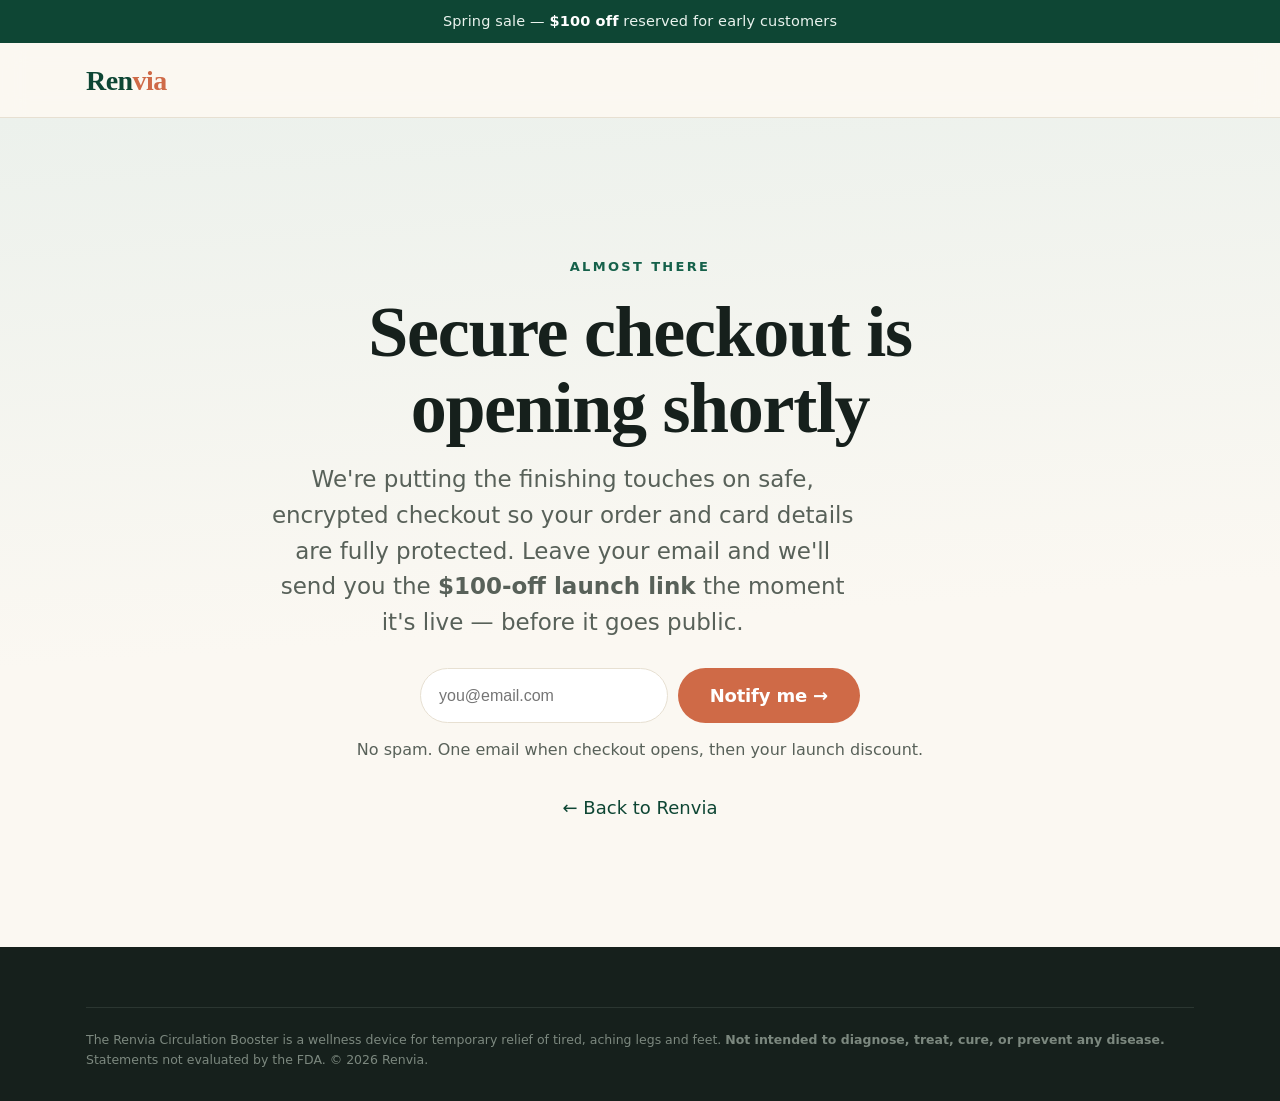
<file: checkout-coming-soon.html>
<!DOCTYPE html>
<html lang="en">
<head>
<meta charset="utf-8">
<meta name="viewport" content="width=device-width,initial-scale=1">
<title>Secure Checkout Opening Soon — Renvia</title>
<meta name="description" content="Renvia secure checkout is opening shortly. Leave your email to get the launch discount the moment it goes live.">
<meta name="robots" content="noindex">
<link rel="icon" type="image/svg+xml" href="favicon.svg">
<meta property="og:type" content="website">
<meta property="og:title" content="Renvia — Checkout Opening Soon">
<meta property="og:description" content="Secure checkout is almost ready. Get the launch discount.">
<meta property="og:image" content="assets/product.jpg">
<meta name="twitter:card" content="summary_large_image">
<link rel="stylesheet" href="styles.css">
<!-- ANALYTICS-PLACEHOLDER: drop real IDs before launch (GA4 G-XXXX, Taboola/Outbrain/Meta pixels).
<script async src="https://www.googletagmanager.com/gtag/js?id=G-XXXXXXX"></script>
<script>window.dataLayer=window.dataLayer||[];function gtag(){dataLayer.push(arguments);}gtag('js',new Date());gtag('config','G-XXXXXXX');</script>
-->
</head>
<body>
<div class="topbar">Spring sale — <b>$100 off</b> reserved for early customers</div>
<header class="site-head"><div class="container"><a class="brand" href="index.html">Ren<span>via</span></a></div></header>
<section class="hero"><div class="narrow" style="text-align:center;padding:60px 0">
  <span class="eyebrow">Almost there</span>
  <h1 style="margin:14px 0 16px">Secure checkout is opening shortly</h1>
  <p class="lead">We're putting the finishing touches on safe, encrypted checkout so your order and card details are fully protected. Leave your email and we'll send you the <b>$100-off launch link</b> the moment it's live — before it goes public.</p>
  <!-- LAUNCH TODO: replace action with your real email-capture endpoint (Shopify/Klaviyo/Mailchimp). Until then this form does not submit. -->
  <form class="notify-form" action="#" method="post" onsubmit="return false" style="max-width:440px;margin:26px auto 0;display:flex;gap:10px;flex-wrap:wrap;justify-content:center">
    <input type="email" name="email" required placeholder="you@email.com" aria-label="Email address" style="flex:1;min-width:220px;padding:14px 18px;border:1px solid var(--line,#E7E0D2);border-radius:999px;font-size:16px">
    <button class="btn btn-cta" type="submit">Notify me →</button>
  </form>
  <div class="cta-sub" style="margin-top:14px">No spam. One email when checkout opens, then your launch discount.</div>
  <p style="margin-top:30px"><a href="index.html">← Back to Renvia</a></p>
</div></section>
<footer class="foot"><div class="container"><div class="disclaimer"><p>The Renvia Circulation Booster is a wellness device for temporary relief of tired, aching legs and feet. <b>Not intended to diagnose, treat, cure, or prevent any disease.</b> Statements not evaluated by the FDA. © 2026 Renvia.</p></div></div></footer>
</body>
</html>
</file>
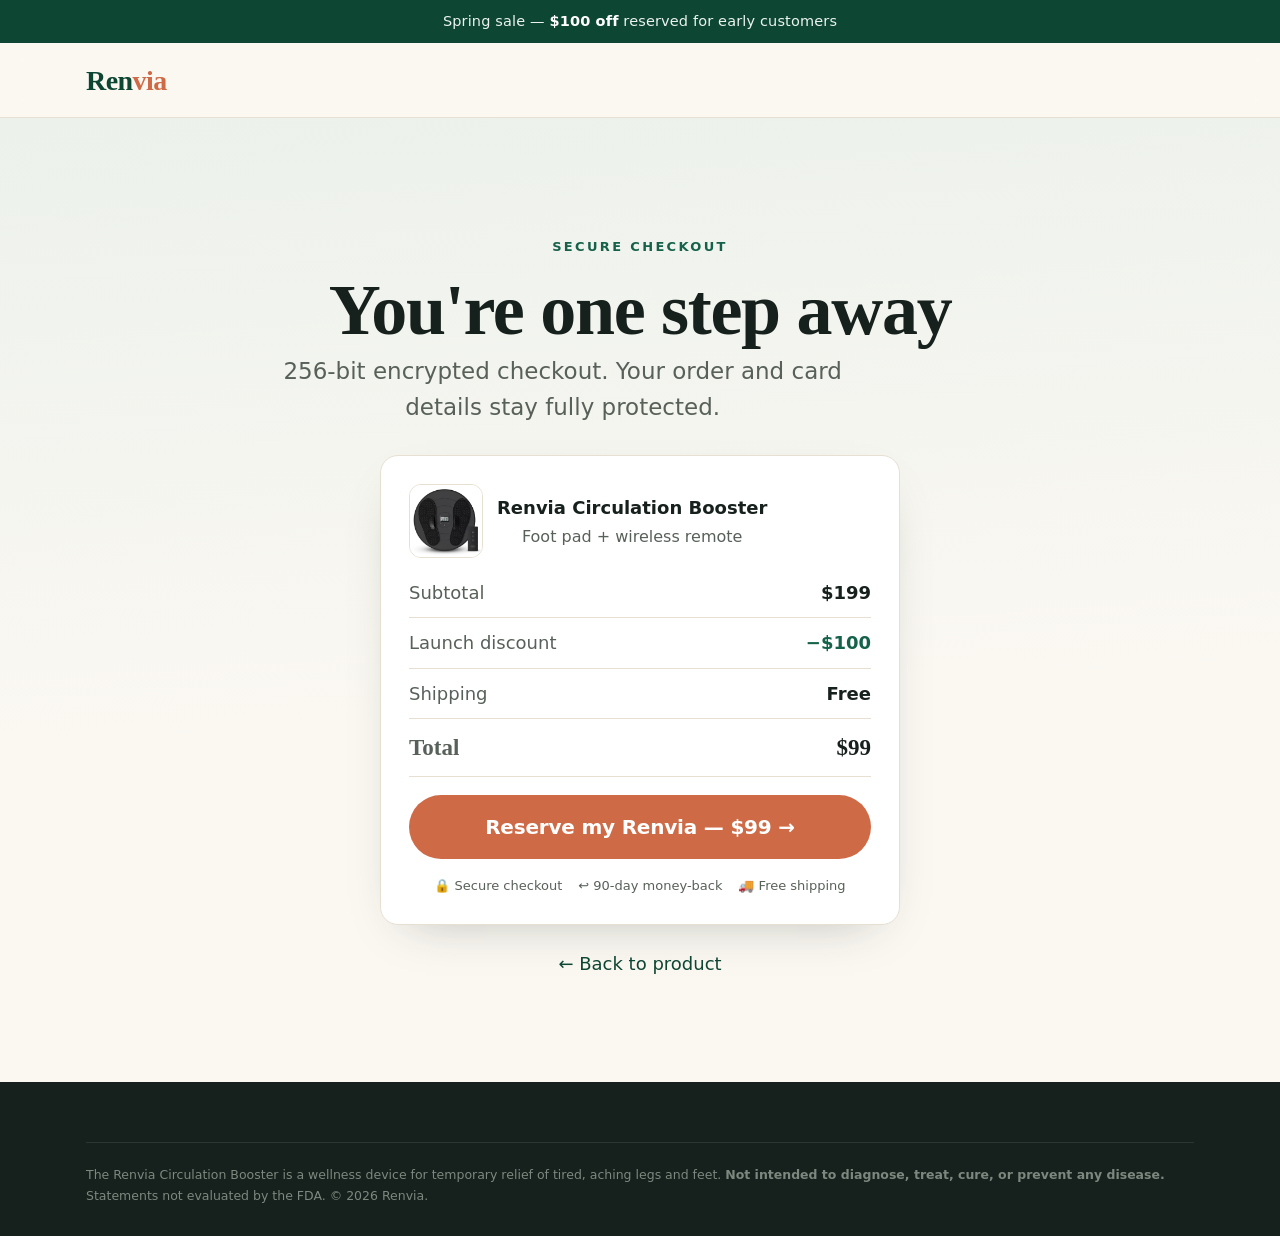
<file: checkout.html>
<!DOCTYPE html>
<html lang="en">
<head>
<meta charset="utf-8">
<meta name="viewport" content="width=device-width,initial-scale=1">
<title>Secure Checkout — Renvia Circulation Booster</title>
<meta name="description" content="Complete your Renvia Circulation Booster order — $99 with free shipping and a 90-day money-back guarantee.">
<meta name="robots" content="noindex">
<link rel="icon" type="image/svg+xml" href="favicon.svg">
<link rel="stylesheet" href="styles.css">
<style>
  .co-card{max-width:520px;margin:30px auto 0;background:#fff;border:1px solid var(--line,#E7E0D2);border-radius:18px;padding:28px;box-shadow:0 18px 50px -28px rgba(20,40,32,.35);text-align:left}
  .co-prod{display:flex;gap:14px;align-items:center;margin-bottom:10px}
  .co-prod img{width:74px;height:74px;object-fit:contain;border:1px solid var(--line,#E7E0D2);border-radius:12px;background:#fff}
  .co-row{display:flex;justify-content:space-between;align-items:center;padding:10px 0;border-bottom:1px solid var(--line,#E7E0D2)}
  .co-row:last-of-type{border-bottom:none}
  .co-row .lbl{color:var(--ink-soft,#586159)}
  .co-row .val{font-weight:700}
  .co-total{font-family:var(--serif,Georgia);font-size:23px;font-weight:700}
  .co-trust{display:flex;gap:16px;justify-content:center;flex-wrap:wrap;margin-top:16px;color:var(--ink-soft,#586159);font-size:13px}
  #coNotify{display:none;margin-top:18px}
</style>
</head>
<body>
<div class="topbar">Spring sale — <b>$100 off</b> reserved for early customers</div>
<header class="site-head"><div class="container"><a class="brand" href="index.html">Ren<span>via</span></a></div></header>
<section class="hero"><div class="narrow" style="text-align:center;padding:40px 0">
  <span class="eyebrow">Secure checkout</span>
  <h1 style="margin:12px 0 6px">You're one step away</h1>
  <p class="lead">256-bit encrypted checkout. Your order and card details stay fully protected.</p>

  <div class="co-card">
    <div class="co-prod">
      <img src="assets/product.jpg" alt="Renvia Circulation Booster">
      <div><b>Renvia Circulation Booster</b><div class="cta-sub" style="margin:2px 0 0">Foot pad + wireless remote</div></div>
    </div>
    <div class="co-row"><span class="lbl">Subtotal</span><span class="val">$199</span></div>
    <div class="co-row"><span class="lbl">Launch discount</span><span class="val" style="color:var(--teal,#15614A)">−$100</span></div>
    <div class="co-row"><span class="lbl">Shipping</span><span class="val">Free</span></div>
    <div class="co-row"><span class="lbl co-total">Total</span><span class="val co-total">$99</span></div>

    <button id="coBuy" class="btn btn-cta btn-lg" style="width:100%;margin-top:18px">Complete purchase — $99 →</button>

    <div id="coNotify">
      <p class="lead" style="font-size:16px">Secure checkout is opening shortly. Leave your email and we'll send your <b>$100-off link</b> the moment it's live.</p>
      <!-- LAUNCH TODO: point action at your real email endpoint (Klaviyo/Mailchimp/Shopify). Until then it does not submit. -->
      <form class="notify-form" action="#" method="post" onsubmit="return false" style="display:flex;gap:10px;flex-wrap:wrap;justify-content:center;margin-top:12px">
        <input type="email" name="email" required placeholder="you@email.com" aria-label="Email address" style="flex:1;min-width:200px;padding:13px 16px;border:1px solid var(--line,#E7E0D2);border-radius:999px;font-size:15px">
        <button class="btn btn-cta" type="submit">Notify me →</button>
      </form>
    </div>

    <div class="co-trust"><span>🔒 Secure checkout</span><span>↩ 90-day money-back</span><span>🚚 Free shipping</span></div>
  </div>
  <p style="margin-top:24px"><a href="product.html">← Back to product</a></p>
</div></section>
<footer class="foot"><div class="container"><div class="disclaimer"><p>The Renvia Circulation Booster is a wellness device for temporary relief of tired, aching legs and feet. <b>Not intended to diagnose, treat, cure, or prevent any disease.</b> Statements not evaluated by the FDA. © 2026 Renvia.</p></div></div></footer>

<script>
// ============================================================
//  RENVIA CHECKOUT — paste your Stripe Payment Link below.
//  Stripe → Payment Links → "Renvia Circulation Booster" $99
//  → copy the https://buy.stripe.com/... URL → replace the line below → redeploy.
//  Until then, the button gracefully captures email instead of dead-ending.
// ============================================================
const CHECKOUT_URL = "PAYMENT_LINK_HERE";

(function(){
  var buy = document.getElementById('coBuy');
  var notify = document.getElementById('coNotify');
  var live = /^https?:\/\//.test(CHECKOUT_URL) && CHECKOUT_URL !== "PAYMENT_LINK_HERE";
  if (live) {
    buy.addEventListener('click', function(){ window.location.href = CHECKOUT_URL; });
  } else {
    buy.textContent = "Reserve my Renvia — $99 →";
    buy.addEventListener('click', function(){ notify.style.display = 'block'; buy.style.display = 'none'; });
  }
})();
</script>
</body>
</html>
</file>
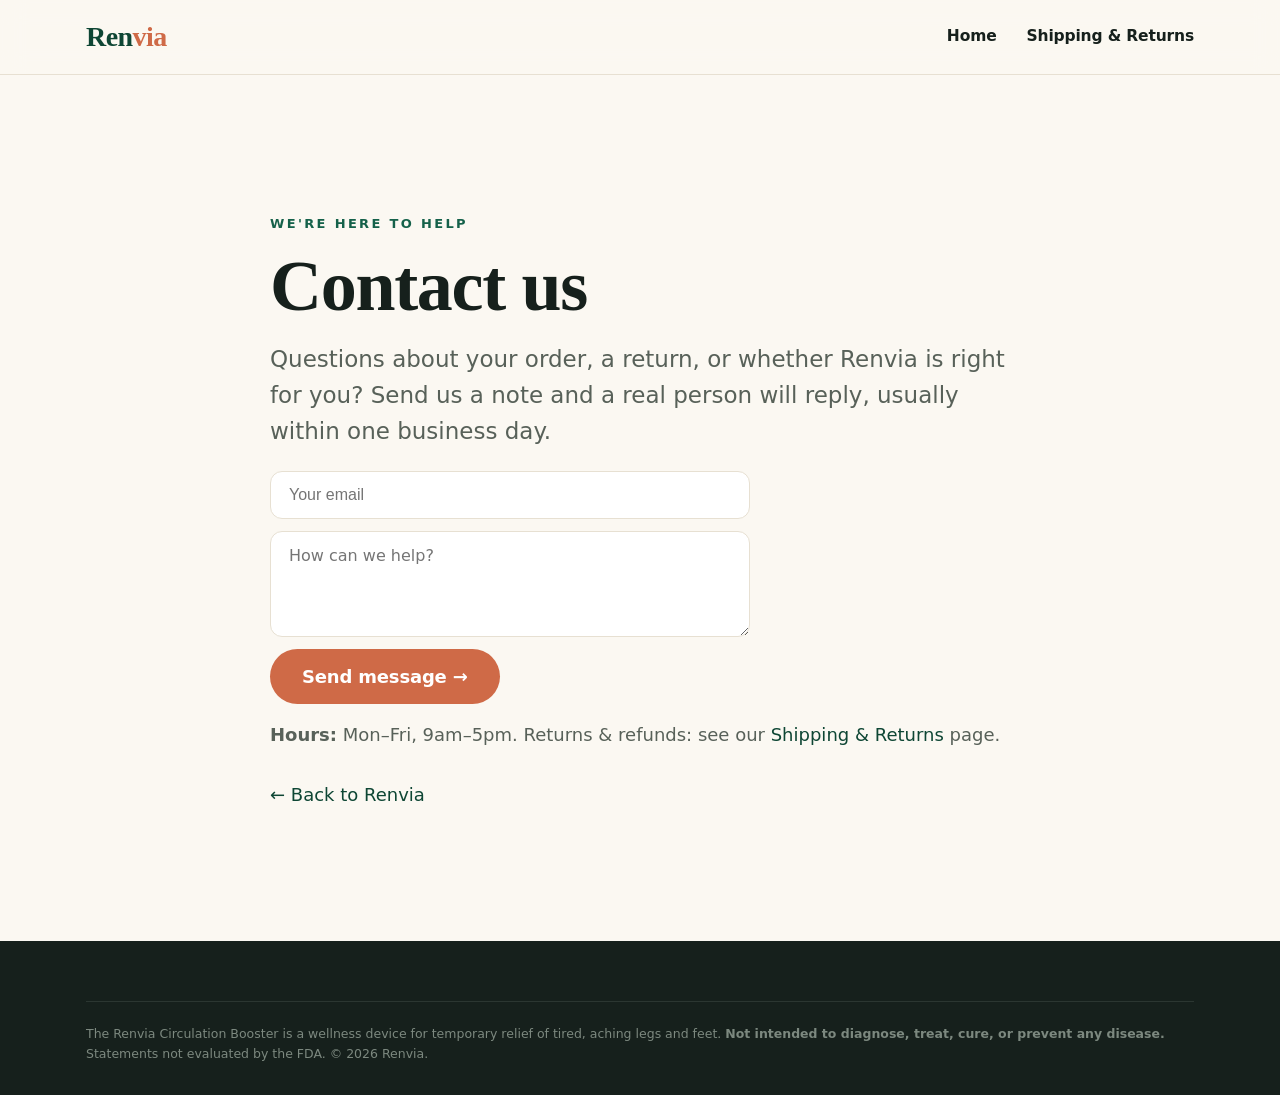
<file: contact.html>
<!DOCTYPE html>
<html lang="en">
<head>
<meta charset="utf-8">
<meta name="viewport" content="width=device-width,initial-scale=1">
<title>Contact Us — Renvia</title>
<meta name="description" content="Get in touch with the Renvia team about orders, returns, or product questions.">
<link rel="icon" type="image/svg+xml" href="favicon.svg">
<meta property="og:type" content="website">
<meta property="og:title" content="Contact Us — Renvia">
<meta property="og:description" content="Questions about your order or the Circulation Booster? We're here to help.">
<meta property="og:image" content="assets/product.jpg">
<meta name="twitter:card" content="summary_large_image">
<link rel="stylesheet" href="styles.css">
<!-- ANALYTICS-PLACEHOLDER: drop real IDs before launch (GA4 G-XXXX, Taboola/Outbrain/Meta pixels). -->
</head>
<body>
<header class="site-head"><div class="container"><a class="brand" href="index.html">Ren<span>via</span></a><nav class="nav"><a href="index.html">Home</a><a href="shipping-returns.html">Shipping &amp; Returns</a></nav></div></header>
<section><div class="narrow" style="padding:48px 0">
  <span class="eyebrow">We're here to help</span>
  <h1 style="margin:12px 0 18px">Contact us</h1>
  <p class="lead">Questions about your order, a return, or whether Renvia is right for you? Send us a note and a real person will reply, usually within one business day.</p>
  <!-- LAUNCH TODO: wire this form to your real support endpoint, and publish your real support email + registered business address (native-ad networks and consumer law require a reachable contact + physical/registered address). Form does not submit until wired. -->
  <form class="notify-form" action="#" method="post" onsubmit="return false" style="max-width:480px;margin:22px 0 0;display:grid;gap:12px">
    <input type="email" name="email" required placeholder="Your email" aria-label="Your email" style="padding:14px 18px;border:1px solid var(--line,#E7E0D2);border-radius:12px;font-size:16px">
    <textarea name="message" rows="4" required placeholder="How can we help?" aria-label="Your message" style="padding:14px 18px;border:1px solid var(--line,#E7E0D2);border-radius:12px;font-size:16px;font-family:inherit"></textarea>
    <button class="btn btn-cta" type="submit" style="justify-self:start">Send message →</button>
  </form>
  <p class="muted" style="margin-top:16px"><b>Hours:</b> Mon–Fri, 9am–5pm. Returns &amp; refunds: see our <a href="shipping-returns.html">Shipping &amp; Returns</a> page.</p>
  <p style="margin-top:30px"><a href="index.html">← Back to Renvia</a></p>
</div></section>
<footer class="foot"><div class="container"><div class="disclaimer"><p>The Renvia Circulation Booster is a wellness device for temporary relief of tired, aching legs and feet. <b>Not intended to diagnose, treat, cure, or prevent any disease.</b> Statements not evaluated by the FDA. © 2026 Renvia.</p></div></div></footer>
</body>
</html>
</file>
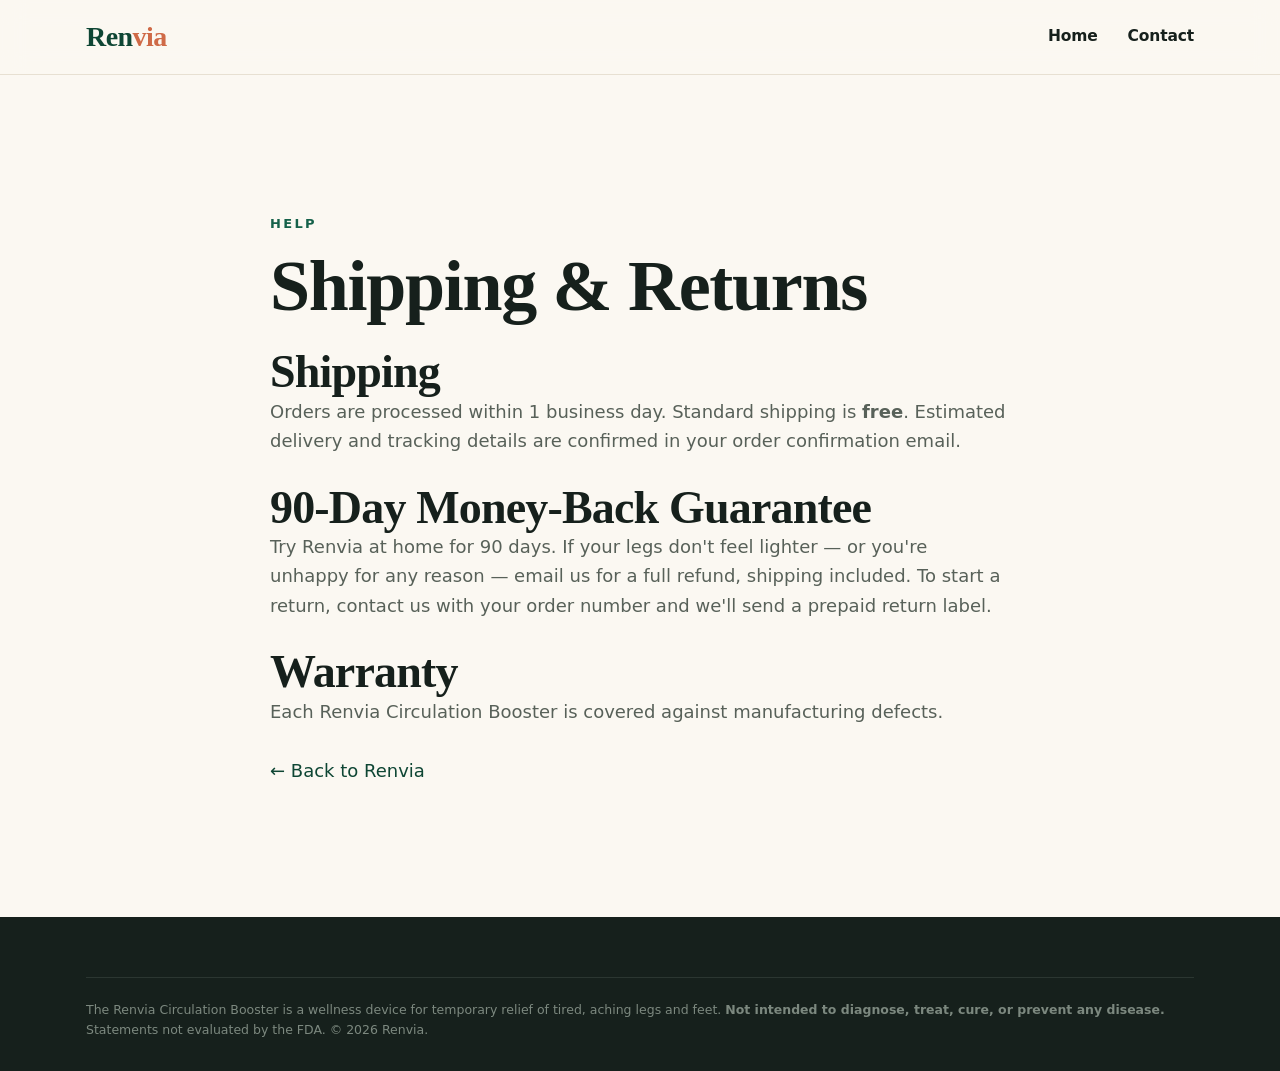
<file: shipping-returns.html>
<!DOCTYPE html>
<html lang="en">
<head>
<meta charset="utf-8">
<meta name="viewport" content="width=device-width,initial-scale=1">
<title>Shipping &amp; Returns — Renvia</title>
<meta name="description" content="Renvia shipping times, costs, and our 90-day money-back return policy.">
<link rel="icon" type="image/svg+xml" href="favicon.svg">
<meta property="og:type" content="website">
<meta property="og:title" content="Shipping & Returns — Renvia">
<meta property="og:description" content="Free shipping and a 90-day money-back guarantee.">
<meta property="og:image" content="assets/product.jpg">
<meta name="twitter:card" content="summary_large_image">
<link rel="stylesheet" href="styles.css">
<!-- ANALYTICS-PLACEHOLDER: drop real IDs before launch (GA4 G-XXXX, Taboola/Outbrain/Meta pixels). -->
</head>
<body>
<header class="site-head"><div class="container"><a class="brand" href="index.html">Ren<span>via</span></a><nav class="nav"><a href="index.html">Home</a><a href="contact.html">Contact</a></nav></div></header>
<section><div class="narrow" style="padding:48px 0">
  <span class="eyebrow">Help</span>
  <h1 style="margin:12px 0 24px">Shipping &amp; Returns</h1>

  <h2>Shipping</h2>
  <p class="muted">Orders are processed within 1 business day. Standard shipping is <b>free</b>. <!-- LAUNCH TODO: confirm carrier, delivery window (e.g. 3–7 business days), and shipping regions once fulfilment is set. --> Estimated delivery and tracking details are confirmed in your order confirmation email.</p>

  <h2 style="margin-top:28px">90-Day Money-Back Guarantee</h2>
  <p class="muted">Try Renvia at home for 90 days. If your legs don't feel lighter — or you're unhappy for any reason — email us for a full refund, shipping included. To start a return, contact us with your order number and we'll send a prepaid return label.</p>

  <h2 style="margin-top:28px">Warranty</h2>
  <p class="muted">Each Renvia Circulation Booster is covered against manufacturing defects. <!-- LAUNCH TODO: state warranty length (e.g. 12 months) once finalised with the supplier. --></p>

  <p style="margin-top:30px"><a href="index.html">← Back to Renvia</a></p>
</div></section>
<footer class="foot"><div class="container"><div class="disclaimer"><p>The Renvia Circulation Booster is a wellness device for temporary relief of tired, aching legs and feet. <b>Not intended to diagnose, treat, cure, or prevent any disease.</b> Statements not evaluated by the FDA. © 2026 Renvia.</p></div></div></footer>
</body>
</html>
</file>
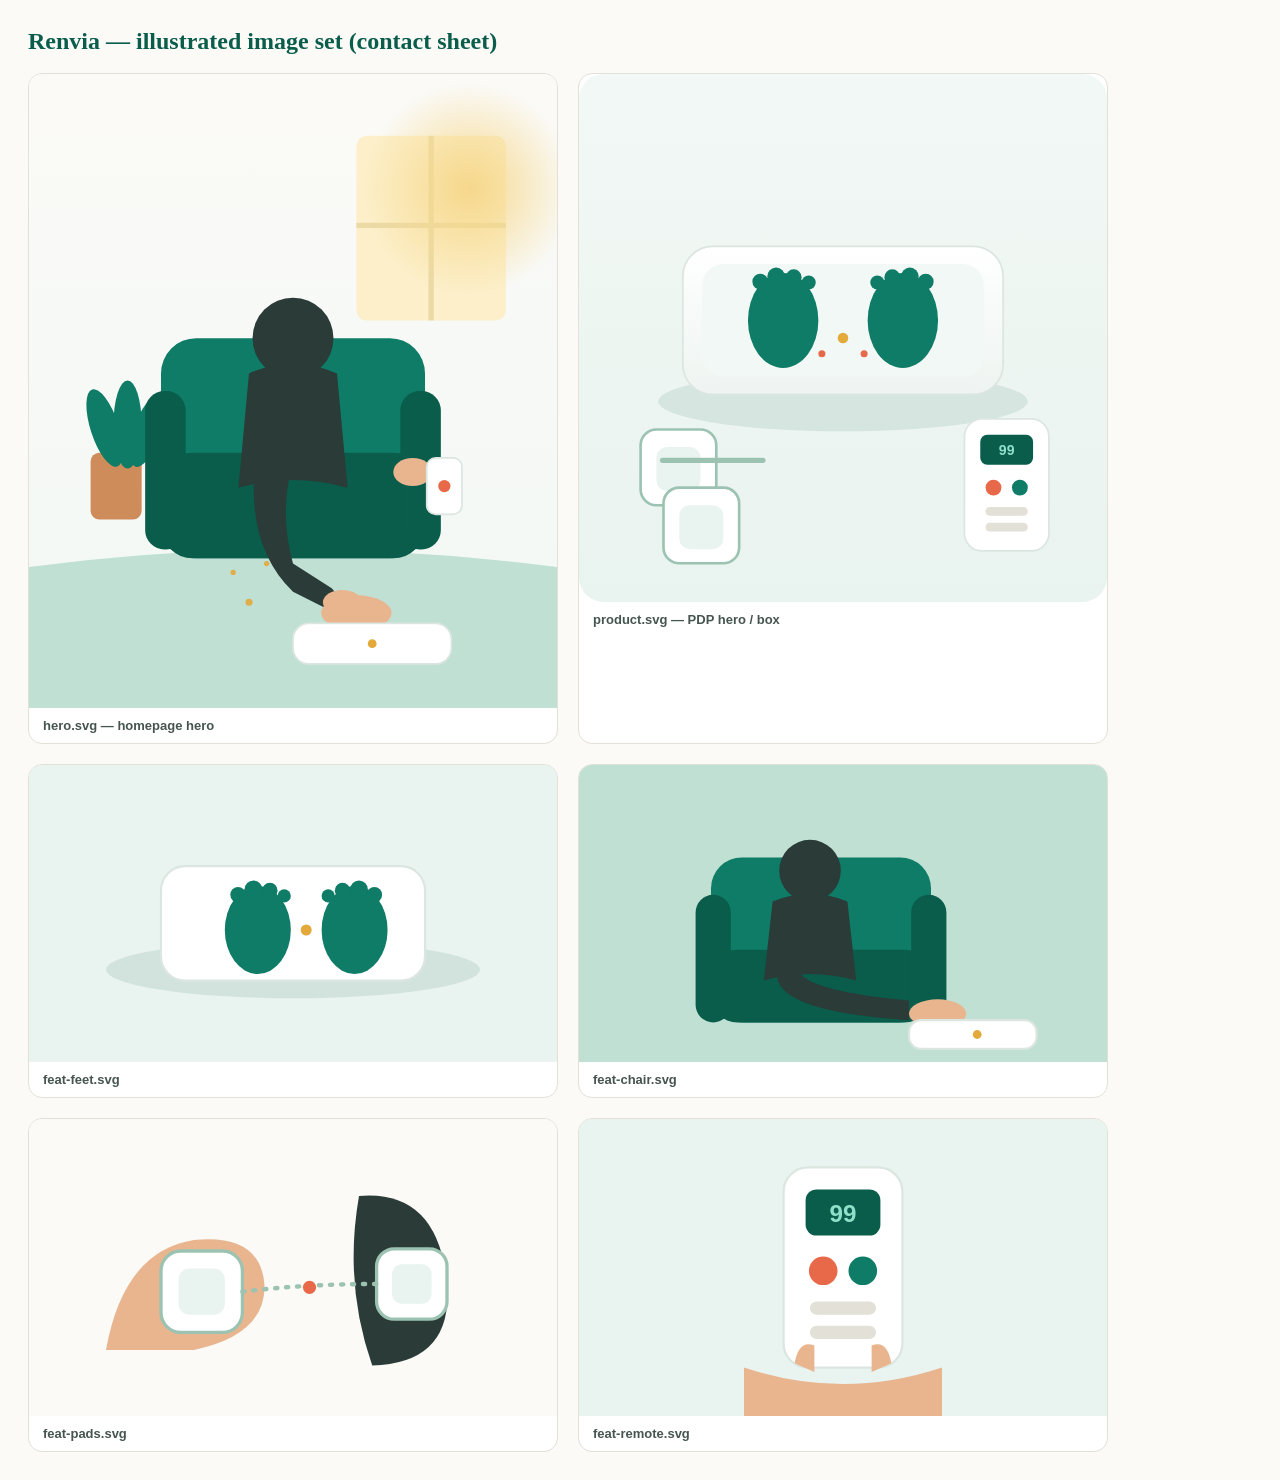
<file: assets/_contact-sheet.html>
<!DOCTYPE html><html><head><meta charset="utf-8"><style>
body{background:#FBFAF7;font-family:Segoe UI,Arial;margin:0;padding:28px;}
h2{font-family:Georgia;color:#0A5C4B;margin:0 0 18px;}
.grid{display:grid;grid-template-columns:1fr 1fr;gap:20px;max-width:1080px;}
.cell{background:#fff;border:1px solid #E3E0D7;border-radius:14px;overflow:hidden;}
.cell img{display:block;width:100%;}
.cap{font-size:13px;font-weight:700;color:#46554F;padding:10px 14px;}
.big{grid-column:1/2;}
</style></head><body>
<h2>Renvia — illustrated image set (contact sheet)</h2>
<div class="grid">
  <div class="cell big"><img src="hero.svg"><div class="cap">hero.svg — homepage hero</div></div>
  <div class="cell"><img src="product.svg"><div class="cap">product.svg — PDP hero / box</div></div>
  <div class="cell"><img src="feat-feet.svg"><div class="cap">feat-feet.svg</div></div>
  <div class="cell"><img src="feat-chair.svg"><div class="cap">feat-chair.svg</div></div>
  <div class="cell"><img src="feat-pads.svg"><div class="cap">feat-pads.svg</div></div>
  <div class="cell"><img src="feat-remote.svg"><div class="cap">feat-remote.svg</div></div>
</div>
</body></html>
</file>
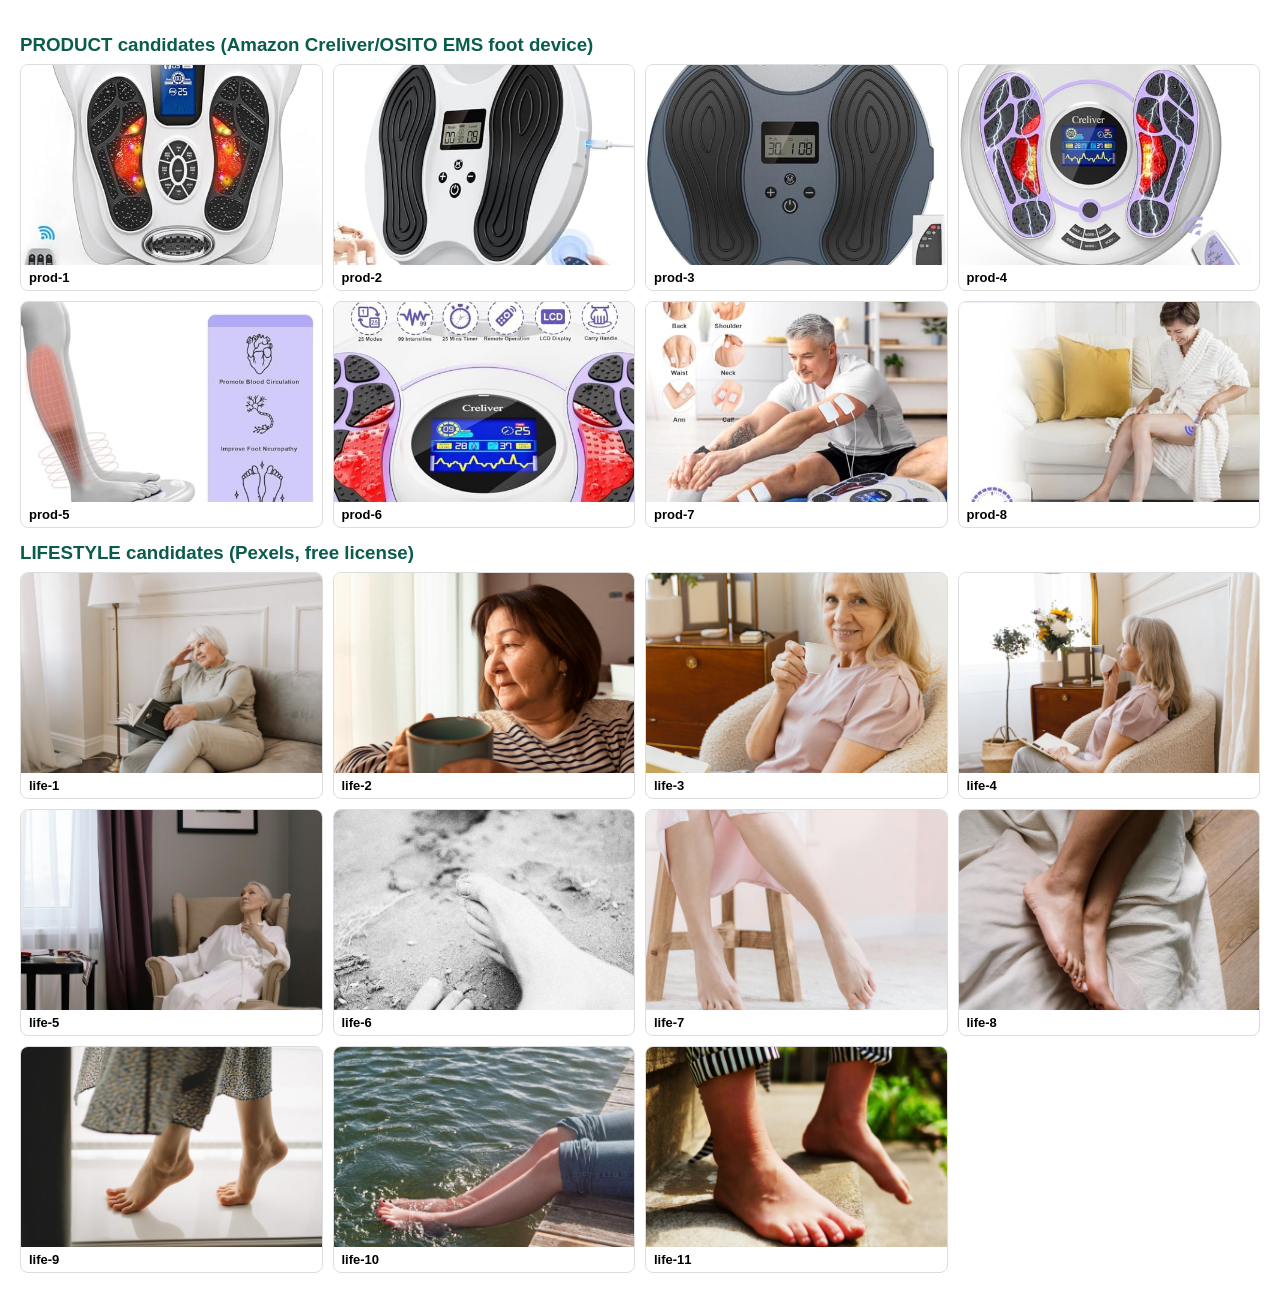
<file: assets/cand/_sheet.html>
<!DOCTYPE html><html><head><meta charset="utf-8"><style>
body{background:#fff;font-family:Arial;margin:0;padding:20px;}
h3{margin:14px 0 8px;color:#0A5C4B;}
.g{display:grid;grid-template-columns:repeat(4,1fr);gap:10px;}
.c{border:1px solid #ddd;border-radius:8px;overflow:hidden;}
.c img{display:block;width:100%;height:200px;object-fit:cover;background:#eee;}
.c span{display:block;font-size:13px;font-weight:700;padding:5px 8px;}
</style></head><body>
<h3>PRODUCT candidates (Amazon Creliver/OSITO EMS foot device)</h3>
<div class="g">
<div class="c"><img src="prod-1.jpg"><span>prod-1</span></div>
<div class="c"><img src="prod-2.jpg"><span>prod-2</span></div>
<div class="c"><img src="prod-3.jpg"><span>prod-3</span></div>
<div class="c"><img src="prod-4.jpg"><span>prod-4</span></div>
<div class="c"><img src="prod-5.jpg"><span>prod-5</span></div>
<div class="c"><img src="prod-6.jpg"><span>prod-6</span></div>
<div class="c"><img src="prod-7.jpg"><span>prod-7</span></div>
<div class="c"><img src="prod-8.jpg"><span>prod-8</span></div>
</div>
<h3>LIFESTYLE candidates (Pexels, free license)</h3>
<div class="g">
<div class="c"><img src="life-1.jpg"><span>life-1</span></div>
<div class="c"><img src="life-2.jpg"><span>life-2</span></div>
<div class="c"><img src="life-3.jpg"><span>life-3</span></div>
<div class="c"><img src="life-4.jpg"><span>life-4</span></div>
<div class="c"><img src="life-5.jpg"><span>life-5</span></div>
<div class="c"><img src="life-6.jpg"><span>life-6</span></div>
<div class="c"><img src="life-7.jpg"><span>life-7</span></div>
<div class="c"><img src="life-8.jpg"><span>life-8</span></div>
<div class="c"><img src="life-9.jpg"><span>life-9</span></div>
<div class="c"><img src="life-10.jpg"><span>life-10</span></div>
<div class="c"><img src="life-11.jpg"><span>life-11</span></div>
</div>
</body></html>
</file>
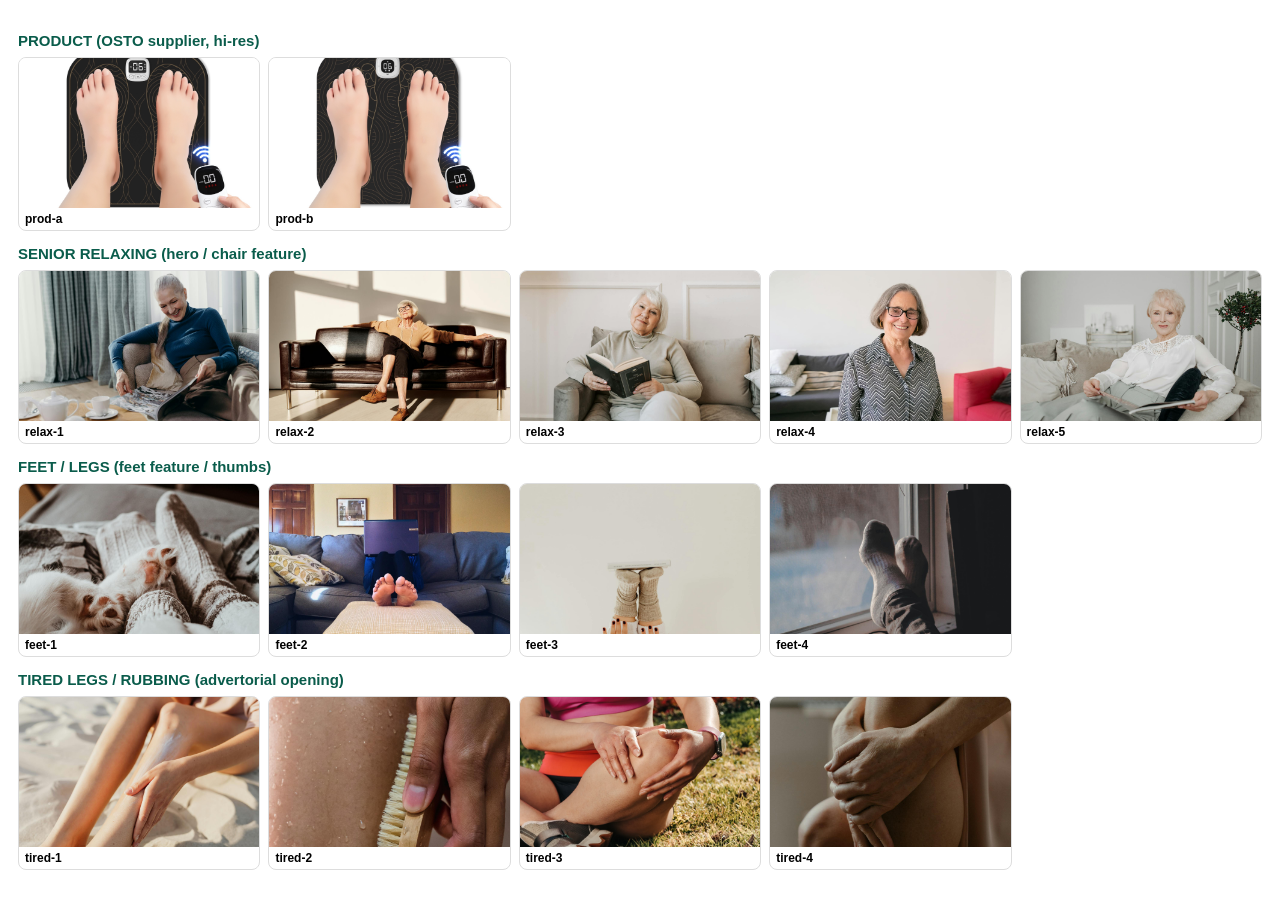
<file: assets/cand2/_sheet.html>
<!DOCTYPE html><html><head><meta charset="utf-8"><style>
body{background:#fff;font-family:Arial;margin:0;padding:18px;}
h3{margin:14px 0 8px;color:#0A5C4B;font-size:15px;}
.g{display:grid;grid-template-columns:repeat(5,1fr);gap:8px;}
.c{border:1px solid #ddd;border-radius:8px;overflow:hidden;}
.c img{display:block;width:100%;height:150px;object-fit:cover;background:#eee;}
.c span{display:block;font-size:12px;font-weight:700;padding:4px 6px;}
</style></head><body>
<h3>PRODUCT (OSTO supplier, hi-res)</h3>
<div class="g">
<div class="c"><img src="prod-a.jpg"><span>prod-a</span></div>
<div class="c"><img src="prod-b.jpg"><span>prod-b</span></div>
</div>
<h3>SENIOR RELAXING (hero / chair feature)</h3>
<div class="g">
<div class="c"><img src="relax-1.jpg"><span>relax-1</span></div>
<div class="c"><img src="relax-2.jpg"><span>relax-2</span></div>
<div class="c"><img src="relax-3.jpg"><span>relax-3</span></div>
<div class="c"><img src="relax-4.jpg"><span>relax-4</span></div>
<div class="c"><img src="relax-5.jpg"><span>relax-5</span></div>
</div>
<h3>FEET / LEGS (feet feature / thumbs)</h3>
<div class="g">
<div class="c"><img src="feet-1.jpg"><span>feet-1</span></div>
<div class="c"><img src="feet-2.jpg"><span>feet-2</span></div>
<div class="c"><img src="feet-3.jpg"><span>feet-3</span></div>
<div class="c"><img src="feet-4.jpg"><span>feet-4</span></div>
</div>
<h3>TIRED LEGS / RUBBING (advertorial opening)</h3>
<div class="g">
<div class="c"><img src="tired-1.jpg"><span>tired-1</span></div>
<div class="c"><img src="tired-2.jpg"><span>tired-2</span></div>
<div class="c"><img src="tired-3.jpg"><span>tired-3</span></div>
<div class="c"><img src="tired-4.jpg"><span>tired-4</span></div>
</div>
</body></html>
</file>
<file: styles.css>
/* ============================================================
   RENVIA — design system v3 (modern 2025 DTC wellness)
   Type: Fraunces (display) + Hanken Grotesk (body/UI).
   Palette: bone + deep forest + warm clay. Flat surfaces,
   hairline borders, generous whitespace, big confident type.
   45–70 audience: large sizes, high contrast, big tap targets.
   ============================================================ */
:root{
  --bone:#FBF8F2; --paper:#FBF8F2; --surface:#FFFFFF; --sand:#F3EEE3;
  --mint:#ECF1EC; --mint-2:#F4F2E9;
  --ink:#16201C; --ink-soft:#586159; --line:#E7E0D2; --line-2:#DCE6DF;
  --teal:#15614A; --teal-d:#0E4634; --teal-l:#5C9A85;   /* forest green = circulation/health */
  --coral:#CF6A47; --coral-d:#B14E2D;                    /* warm clay accent (modernized) */
  --gold:#D9A441; --warn:#9A6312; --warn-bg:#F6EEDD;
  --shadow:0 18px 50px -24px rgba(20,40,32,.30); --shadow-sm:0 2px 10px rgba(20,40,32,.05);
  --r:12px; --r-lg:20px;
  --sans:"Hanken Grotesk",system-ui,-apple-system,"Segoe UI",Helvetica,Arial,sans-serif;
  --serif:"Fraunces",Georgia,"Times New Roman",serif;
}
*{box-sizing:border-box;margin:0;padding:0;}
html{scroll-behavior:smooth;}
body{font-family:var(--sans);color:var(--ink);background:var(--bone);font-size:18px;line-height:1.62;-webkit-font-smoothing:antialiased;text-rendering:optimizeLegibility;}
img{max-width:100%;display:block;}
a{color:var(--teal-d);text-decoration:none;}
a:focus-visible,.btn:focus-visible,summary:focus-visible,.opt:focus-visible,button:focus-visible{outline:3px solid var(--teal);outline-offset:3px;border-radius:8px;}
.container{max-width:1160px;margin:0 auto;padding:0 26px;}
.narrow{max-width:740px;margin:0 auto;padding:0 26px;}

/* entrance motion (CSS-only, reduced-motion safe) */
@keyframes riseIn{from{opacity:0;transform:translateY(22px);}to{opacity:1;transform:none;}}
.hero h1,.hero .lead,.hero .rating-row,.hero-list,.hero .btn-cta{animation:riseIn .8s cubic-bezier(.16,1,.3,1) both;}
.hero .lead{animation-delay:.06s;}.hero .rating-row{animation-delay:.12s;}.hero-list{animation-delay:.18s;}.hero .btn-cta{animation-delay:.26s;}
@media (prefers-reduced-motion:reduce){*{animation:none!important;}html{scroll-behavior:auto;}}

/* scroll-reveal — elements start invisible, .visible triggers the animation */
.reveal{opacity:0;transform:translateY(20px);transition:opacity .55s cubic-bezier(.16,1,.3,1),transform .55s cubic-bezier(.16,1,.3,1);}
.reveal.visible{opacity:1;transform:none;}
.reveal:nth-child(2){transition-delay:.08s;}
.reveal:nth-child(3){transition-delay:.16s;}
@media(prefers-reduced-motion:reduce){.reveal,.reveal.visible{opacity:1;transform:none;transition:none;}}

/* ---------- type ---------- */
h1,h2,h3{font-family:var(--serif);font-optical-sizing:auto;color:var(--ink);font-weight:560;line-height:1.06;letter-spacing:-.018em;}
h1{font-size:clamp(42px,6vw,72px);}
h2{font-size:clamp(30px,4vw,46px);}
h3{font-size:21px;font-weight:600;letter-spacing:-.01em;}
.eyebrow{font-family:var(--sans);font-weight:700;font-size:13px;letter-spacing:.18em;text-transform:uppercase;color:var(--teal);}
.lead{font-size:clamp(19px,2vw,23px);color:var(--ink-soft);line-height:1.55;}
.muted{color:var(--ink-soft);}

/* ---------- buttons (flat, refined) ---------- */
.btn{display:inline-flex;align-items:center;justify-content:center;gap:9px;font-family:var(--sans);font-weight:700;font-size:18px;padding:17px 32px;border-radius:999px;border:0;cursor:pointer;transition:transform .14s ease,background .14s ease;text-align:center;letter-spacing:-.01em;}
.btn-cta{background:var(--coral);color:#fff;}
.btn-cta:hover{background:var(--coral-d);transform:translateY(-1px);}
.btn-lg{font-size:20px;padding:20px 42px;width:100%;}
.btn-ghost{background:transparent;color:var(--teal-d);border:1.5px solid var(--line-2);}
.btn-ghost:hover{border-color:var(--teal);background:var(--surface);}
.cta-sub{font-size:16px;color:var(--ink-soft);margin-top:11px;text-align:center;}

/* ---------- announcement + header ---------- */
.topbar{background:var(--teal-d);color:#EAF3EE;text-align:center;font-size:14.5px;font-weight:500;padding:10px 12px;letter-spacing:.01em;}
.topbar b{color:#fff;font-weight:700;}
.site-head{position:sticky;top:0;z-index:40;background:rgba(251,248,242,.86);backdrop-filter:blur(12px);border-bottom:1px solid var(--line);}
.site-head .container{display:flex;align-items:center;justify-content:space-between;height:74px;}
.brand{font-family:var(--serif);font-weight:600;font-size:28px;color:var(--teal-d);letter-spacing:-.02em;}
.brand span{color:var(--coral);}
.nav{display:flex;gap:30px;align-items:center;}
.nav a{color:var(--ink);font-weight:600;font-size:15.5px;letter-spacing:-.01em;}
.nav a:hover{color:var(--teal);}
@media(max-width:760px){.nav{gap:0;} .nav a:not(.btn){display:none;}}

/* ---------- hero ---------- */
.hero{padding:72px 0 64px;background:linear-gradient(176deg,var(--mint) 0%,var(--bone) 60%);}
.hero-grid{display:grid;grid-template-columns:1.04fr .96fr;gap:56px;align-items:center;}
.hero h1{margin:18px 0 20px;}
.hero .lead{margin-bottom:28px;max-width:40ch;}
.stars{color:var(--gold);font-size:19px;letter-spacing:2px;}
.rating-row{display:flex;align-items:center;gap:11px;margin-bottom:18px;font-weight:600;color:var(--ink-soft);font-size:16px;}
.hero-list{list-style:none;margin:24px 0 30px;}
.hero-list li{padding:7px 0 7px 36px;position:relative;font-size:18px;}
.hero-list li:before{content:"";position:absolute;left:0;top:9px;width:22px;height:22px;border-radius:99px;background:var(--mint);border:1.5px solid var(--teal);}
.hero-list li:after{content:"";position:absolute;left:8px;top:13px;width:6px;height:10px;border:solid var(--teal);border-width:0 2.5px 2.5px 0;transform:rotate(42deg);}
@media(max-width:860px){.hero-grid{grid-template-columns:1fr;gap:34px;}.hero{padding:48px 0 44px;}}

/* ---------- image placeholder / frames ---------- */
.ph{position:relative;background:linear-gradient(150deg,var(--mint),#DCE7E0);border:1px dashed var(--teal-l);border-radius:var(--r-lg);aspect-ratio:4/5;display:flex;align-items:center;justify-content:center;text-align:center;color:var(--teal-d);font-weight:700;overflow:hidden;}
.ph small{display:block;font-weight:500;color:var(--ink-soft);font-size:13px;margin-top:6px;max-width:80%;margin-inline:auto;}
.ph img{position:absolute;inset:0;width:100%;height:100%;object-fit:cover;border-radius:inherit;}
.ph:has(img){border:0;background:none;}
.ph:has(img)>div:not(.badge-float){display:none;}
.badge-float{position:absolute;top:18px;left:18px;background:var(--ink);color:#fff;font-weight:700;font-size:13px;padding:8px 14px;border-radius:999px;letter-spacing:-.01em;}

/* ---------- trust strip ---------- */
.trust{background:var(--surface);border-top:1px solid var(--line);border-bottom:1px solid var(--line);}
.trust .container{display:flex;flex-wrap:wrap;justify-content:space-between;gap:18px;padding:22px 26px;}
.trust .t{display:flex;align-items:center;gap:10px;font-weight:600;font-size:15.5px;color:var(--ink);}
.trust svg{flex:none;color:var(--teal);}

/* ---------- sections ---------- */
section{padding:84px 0;}
.section-head{text-align:center;max-width:720px;margin:0 auto 52px;}
.section-head h2{margin:12px 0 14px;}
.bg-mint{background:var(--mint-2);}
.bg-surface{background:var(--surface);}

/* ---------- feature blocks ---------- */
.features{display:grid;grid-template-columns:repeat(2,1fr);gap:28px;}
@media(max-width:860px){.features{grid-template-columns:1fr;}}
.feature{background:var(--surface);border:1px solid var(--line);border-radius:var(--r-lg);overflow:hidden;transition:transform .18s ease;}
.feature:hover{transform:translateY(-3px);}
.feature .ph{aspect-ratio:16/9;border-radius:0;border:0;}
.feature .ft-body{padding:26px 28px 30px;}
.feature h3{margin-bottom:8px;}
.card{background:var(--surface);border:1px solid var(--line);border-radius:var(--r-lg);padding:30px;}
.card h3{margin-bottom:8px;}

/* ---------- mechanism steps ---------- */
.steps{display:grid;grid-template-columns:repeat(3,1fr);gap:34px;}
.step{position:relative;padding-top:8px;}
.step .n{width:44px;height:44px;border-radius:99px;background:var(--mint);border:1.5px solid var(--teal);color:var(--teal-d);font-family:var(--serif);font-weight:600;font-size:20px;display:flex;align-items:center;justify-content:center;margin-bottom:18px;}
.step .n:before{content:counter(s);}
.steps{counter-reset:s;}.step .n{counter-increment:s;}
@media(max-width:860px){.steps{grid-template-columns:1fr;gap:24px;}}

/* ---------- comparison ---------- */
.compare{width:100%;border-collapse:collapse;background:var(--surface);border:1px solid var(--line);border-radius:var(--r-lg);overflow:hidden;font-size:17px;}
.compare th,.compare td{padding:17px 20px;text-align:left;border-bottom:1px solid var(--line);}
.compare thead th{background:var(--teal-d);color:#fff;font-family:var(--sans);font-size:15px;font-weight:700;letter-spacing:.01em;}
.compare thead th.us{background:var(--teal);}
.compare td.c{text-align:center;font-weight:700;}
.compare .yes{color:var(--teal);}.compare .no{color:#B25B43;}
.compare tr:last-child td{border-bottom:0;}
.compare .price{font-family:var(--serif);font-size:23px;font-weight:600;}

/* ---------- testimonials ---------- */
.quotes{display:grid;grid-template-columns:repeat(3,1fr);gap:26px;}
@media(max-width:860px){.quotes{grid-template-columns:1fr;}}
.quote{background:var(--surface);border:1px solid var(--line);border-radius:var(--r-lg);padding:30px;}
.quote .stars{font-size:16px;margin-bottom:12px;}
.quote p{font-size:17.5px;margin-bottom:16px;line-height:1.55;}
.quote .who{font-weight:700;font-size:15px;}
.quote .who span{color:var(--ink-soft);font-weight:500;}

/* ---------- pricing / bundles ---------- */
.bundles{display:grid;grid-template-columns:repeat(3,1fr);gap:24px;align-items:stretch;}
@media(max-width:860px){.bundles{grid-template-columns:1fr;}}
.bundle{background:var(--surface);border:1px solid var(--line);border-radius:var(--r-lg);padding:30px 28px;position:relative;display:flex;flex-direction:column;}
.bundle.best{border:1.5px solid var(--teal);}
.bundle .tagtop{position:absolute;top:-13px;left:28px;background:var(--teal);color:#fff;font-weight:700;font-size:12.5px;padding:6px 15px;border-radius:999px;letter-spacing:.01em;}
.bundle h3{margin-bottom:4px;}
.bundle .price{font-family:var(--serif);font-size:46px;font-weight:560;color:var(--ink);line-height:1;margin:12px 0 2px;}
.bundle .was{color:var(--ink-soft);text-decoration:line-through;font-size:18px;}
.bundle ul{list-style:none;margin:18px 0 24px;}
.bundle li{padding:7px 0 7px 28px;position:relative;font-size:16px;}
.bundle li:before{content:"";position:absolute;left:2px;top:11px;width:9px;height:9px;border-radius:99px;background:var(--teal);}
.bundle .btn{margin-top:auto;}

/* ---------- FAQ ---------- */
.faq details{background:var(--surface);border:1px solid var(--line);border-radius:var(--r);margin-bottom:12px;overflow:hidden;}
.faq summary{padding:22px 24px;font-weight:700;font-size:18px;cursor:pointer;list-style:none;display:flex;justify-content:space-between;align-items:center;gap:14px;}
.faq summary::-webkit-details-marker{display:none;}
.faq summary:after{content:"+";font-size:26px;color:var(--teal);font-weight:300;}
.faq details[open] summary:after{content:"–";}
.faq .a{padding:0 24px 22px;color:var(--ink-soft);font-size:17px;line-height:1.6;}

/* ---------- guarantee band ---------- */
.guarantee{background:var(--teal-d);color:#EAF3EE;border-radius:var(--r-lg);padding:48px;display:flex;gap:30px;align-items:center;}
.guarantee h3{color:#fff;}
.guarantee .muted{color:#B9D2C7;}
.guarantee .seal{flex:none;width:108px;height:108px;border-radius:99px;background:var(--coral);color:#fff;display:flex;flex-direction:column;align-items:center;justify-content:center;text-align:center;font-weight:700;line-height:1.05;}
.guarantee .seal b{font-family:var(--serif);font-size:34px;font-weight:560;}
@media(max-width:600px){.guarantee{flex-direction:column;text-align:center;padding:34px;}}

/* ---------- sticky buy bar ---------- */
.buybar{position:fixed;bottom:0;left:0;right:0;z-index:50;background:rgba(255,255,255,.96);backdrop-filter:blur(10px);border-top:1px solid var(--line);transform:translateY(110%);transition:transform .3s ease;}
.buybar.show{transform:translateY(0);}
.buybar .container{display:flex;align-items:center;justify-content:space-between;gap:16px;padding:14px 26px;}
.buybar .bp{font-weight:700;font-size:17px;}
.buybar .bp .was{color:var(--ink-soft);text-decoration:line-through;font-weight:500;margin-right:8px;}
.buybar .btn{padding:14px 30px;}
@media(max-width:600px){.buybar .bp small{display:none;}}

/* ---------- footer ---------- */
.foot{background:var(--ink);color:#A9B5AD;padding:60px 0 30px;font-size:15px;}
.foot a{color:#CBD6CE;}.foot a:visited{color:#B6C3BB;}
.foot .cols{display:grid;grid-template-columns:1.5fr 1fr 1fr;gap:34px;margin-bottom:34px;}
@media(max-width:760px){.foot .cols{grid-template-columns:1fr;}}
.foot h4{color:#fff;font-family:var(--sans);font-size:14px;letter-spacing:.06em;text-transform:uppercase;margin-bottom:14px;}
.foot ul{list-style:none;}.foot li{margin-bottom:9px;}
.disclaimer{border-top:1px solid #2B3631;padding-top:22px;font-size:12.5px;color:#7C887F;line-height:1.65;}

/* ---------- PDP ---------- */
.pdp{padding:40px 0 80px;}
.pdp-grid{display:grid;grid-template-columns:1fr 1fr;gap:54px;align-items:start;}
@media(max-width:860px){.pdp-grid{grid-template-columns:1fr;gap:30px;}}
.gallery .ph{margin-bottom:14px;aspect-ratio:1/1;}
.thumbs{display:grid;grid-template-columns:repeat(4,1fr);gap:12px;}
.thumbs .ph{aspect-ratio:1/1;border-radius:var(--r);font-size:11px;}
.price-row{display:flex;align-items:baseline;gap:13px;margin:12px 0 4px;}
.price-row .now{font-family:var(--serif);font-size:42px;font-weight:560;color:var(--ink);}
.price-row .was{color:var(--ink-soft);text-decoration:line-through;font-size:22px;}
.price-row .save{background:var(--mint);color:var(--teal-d);font-weight:700;font-size:14px;padding:5px 13px;border-radius:999px;}
.opt{border:1.5px solid var(--line);border-radius:var(--r);padding:17px 19px;margin-bottom:12px;cursor:pointer;display:flex;justify-content:space-between;align-items:center;gap:12px;transition:border-color .14s,background .14s;}
.opt:hover{border-color:var(--teal-l);}
.opt.sel{border-color:var(--teal);background:var(--mint);}
.opt .ot{font-weight:700;}.opt .od{font-size:15px;color:var(--ink-soft);}
.opt .op{font-family:var(--serif);font-size:23px;font-weight:600;}
.opt .tagsm{background:var(--teal);color:#fff;font-size:11px;font-weight:700;padding:3px 10px;border-radius:999px;margin-left:8px;}
.pdp-trust{display:flex;flex-wrap:wrap;gap:18px;margin:20px 0;font-size:15px;color:var(--ink-soft);font-weight:600;}
.pdp-trust .t{display:flex;align-items:center;gap:8px;}
.pdp-trust svg{flex:none;color:var(--teal);}
.spec{width:100%;border-collapse:collapse;font-size:16.5px;}
.spec td{padding:13px 0;border-bottom:1px solid var(--line);}
.spec td:first-child{color:var(--ink-soft);width:42%;}


/* ============================================================
   Mechanism module — "How it works" (2026-06-08 pro rebuild)
   ============================================================ */
.mech-grid{display:grid;gap:28px;align-items:stretch;grid-template-columns:.82fr 1.18fr;margin-top:40px;}
@media(max-width:880px){.mech-grid{grid-template-columns:1fr;gap:22px;}}
.mech-device,.mech-figure{background:var(--surface);border:1px solid var(--line);border-radius:20px;padding:28px;margin:0;}
.mech-figure{position:relative;display:flex;align-items:center;justify-content:center;}
.mech-device{display:flex;flex-direction:column;justify-content:center;}
.mech-photo{position:relative;width:100%;max-width:230px;margin:0 auto;}
.mech-photo>img{width:100%;display:block;border:1px solid var(--line);border-radius:12px;}
.mech-callouts{list-style:none;margin:22px 0 0;padding:0;}
.mech-callouts li{position:relative;padding:12px 0 12px 28px;border-top:1px solid var(--line);font-size:14px;color:var(--ink-soft);line-height:1.45;}
.mech-callouts li:first-child{border-top:none;}
.mech-callouts li::before{content:"";position:absolute;left:5px;top:17px;width:9px;height:9px;border-radius:50%;background:var(--teal);}
.mech-callouts b{color:var(--ink);font-weight:700;display:block;font-size:14.5px;margin-bottom:1px;}
.mech-svg{width:100%;height:auto;max-width:400px;display:block;}
.mech-valvestrip{display:grid;grid-template-columns:repeat(3,1fr);gap:18px;margin:34px auto 0;max-width:760px;}
@media(max-width:620px){.mech-valvestrip{grid-template-columns:1fr;max-width:340px;}}
.vstep{background:var(--surface);border:1px solid var(--line);border-radius:14px;padding:18px 18px 20px;text-align:center;}
.vstep .vn{font-family:var(--serif);font-weight:600;font-size:21px;color:var(--teal-d);line-height:1;}
.vstep svg{width:100%;max-width:104px;height:auto;margin:10px auto 12px;display:block;}
.vstep p{font-size:13.5px;color:var(--ink-soft);margin:0;line-height:1.42;}
.vstep b{color:var(--ink);}
.mech-claim{max-width:680px;margin:28px auto 0;text-align:center;font-size:15px;color:var(--ink-soft);line-height:1.55;}
.mech-svg #muscle,.mech-svg .cell,.mech-svg [id^=valve-],.mech-svg .ems-ring{animation-play-state:paused;}
.mech-figure.is-live .mech-svg #muscle,.mech-figure.is-live .mech-svg .cell,.mech-figure.is-live .mech-svg [id^=valve-],.mech-figure.is-live .mech-svg .ems-ring{animation-play-state:running;}
#muscle{transform-box:fill-box;transform-origin:center;animation:mechSqueeze 4.8s cubic-bezier(.4,0,.5,1) infinite;}
@keyframes mechSqueeze{0%,12%,100%{transform:scale(1);}42%{transform:scale(1.06,1.015);}92%{transform:scale(1);}}
.cell{offset-path:path('M216 482C213 410 212 330 216 250C219 175 223 128 226 74');offset-rotate:0deg;animation:cellRise 4.8s linear infinite;}
@keyframes cellRise{0%{offset-distance:100%;opacity:0;}7%{opacity:1;}88%{opacity:1;}100%{offset-distance:1%;opacity:0;}}
.cell:nth-child(1){animation-delay:0s;}.cell:nth-child(2){animation-delay:1.2s;}.cell:nth-child(3){animation-delay:2.4s;}.cell:nth-child(4){animation-delay:3.6s;}
.ems-ring{transform-box:fill-box;transform-origin:center;animation:emsPing 4.8s ease-out infinite;}
@keyframes emsPing{0%{transform:scale(1);opacity:.85;}40%{opacity:0;}100%{transform:scale(2.8);opacity:0;}}
#valve-lower{transform-box:fill-box;transform-origin:center;animation:valveLower 4.8s ease-in-out infinite;}
@keyframes valveLower{0%,8%{transform:scaleX(1);}20%,54%{transform:scaleX(.22);}72%,100%{transform:scaleX(1);}}
#valve-upper{transform-box:fill-box;transform-origin:center;animation:valveUpper 4.8s ease-in-out infinite;}
@keyframes valveUpper{0%,8%{transform:scaleX(.3);}20%,54%{transform:scaleX(1);}72%,100%{transform:scaleX(.3);}}
.feature .ph{overflow:hidden;}
.feature .ph img{transition:transform .4s ease;}
.feature:hover .ph img{transform:scale(1.05);}
@media(prefers-reduced-motion:reduce){#muscle,.cell,.ems-ring,#valve-lower,#valve-upper{animation:none!important;}}
</file>
